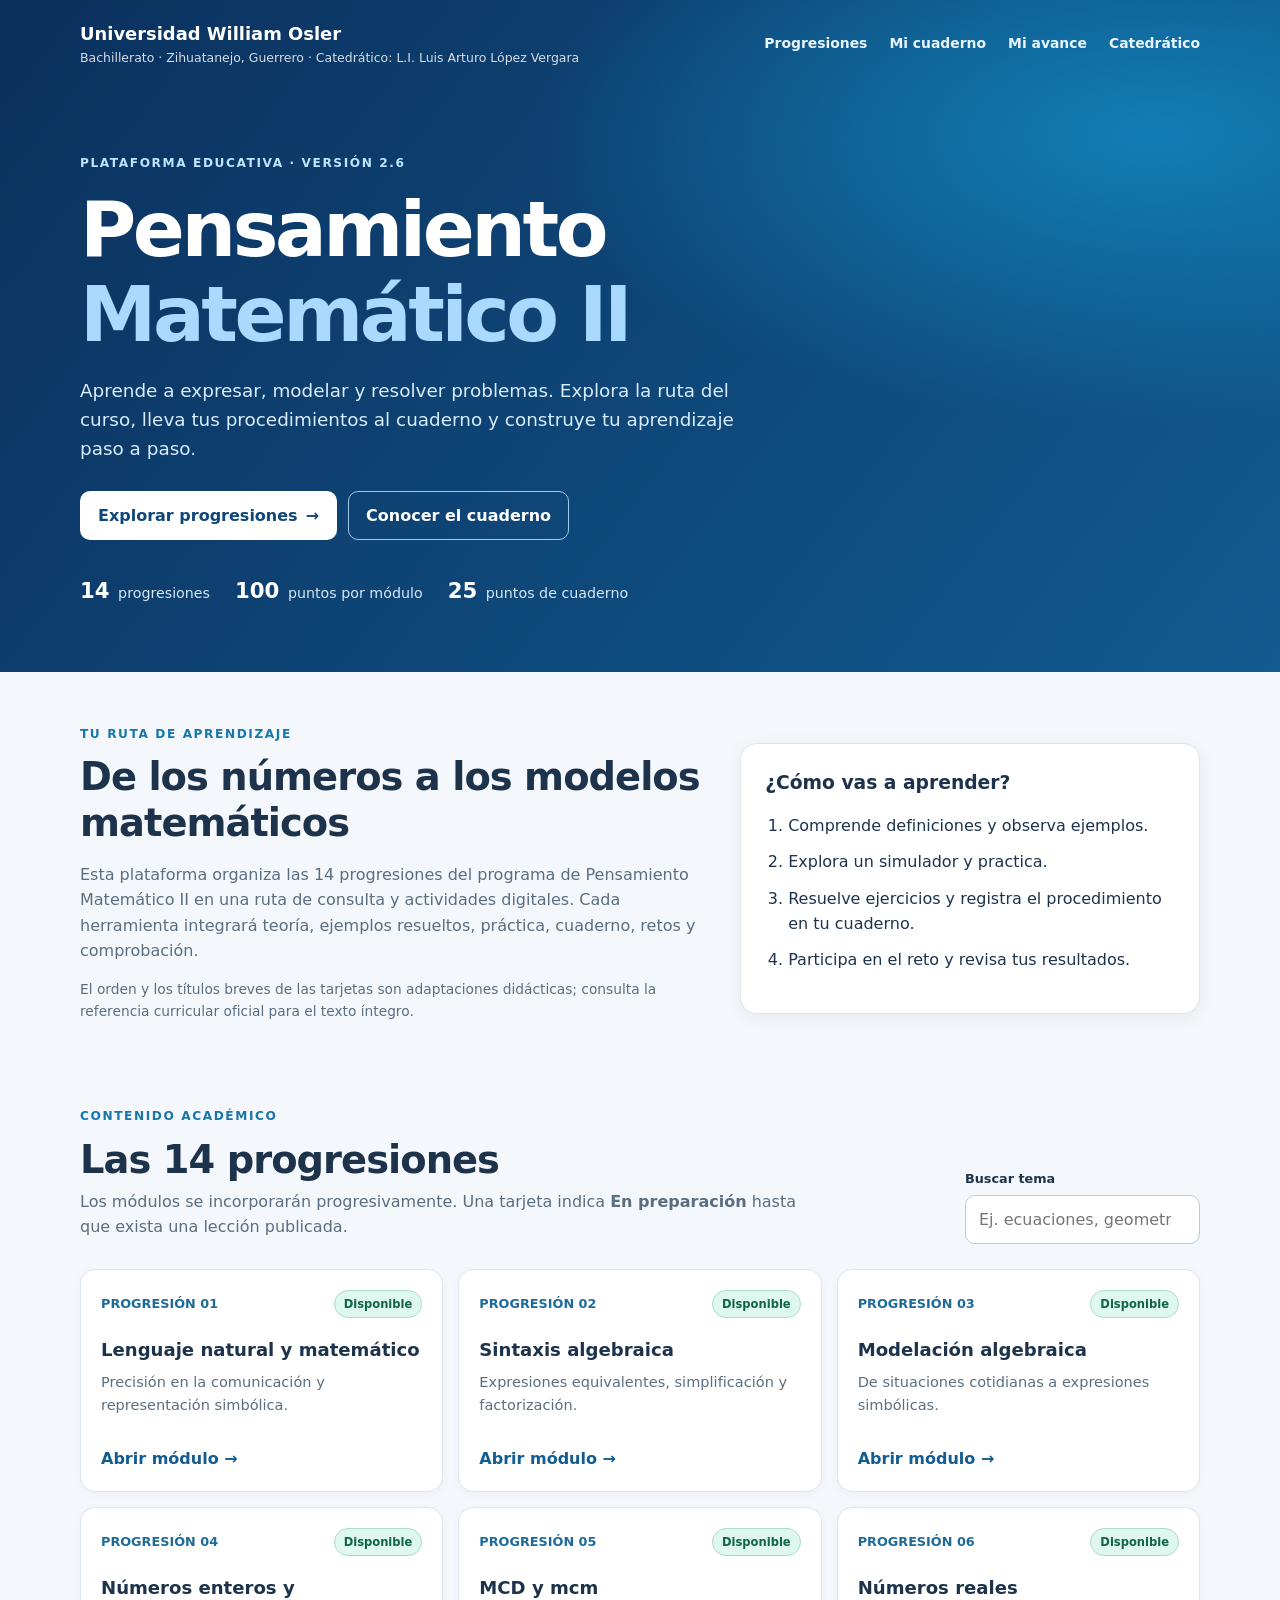
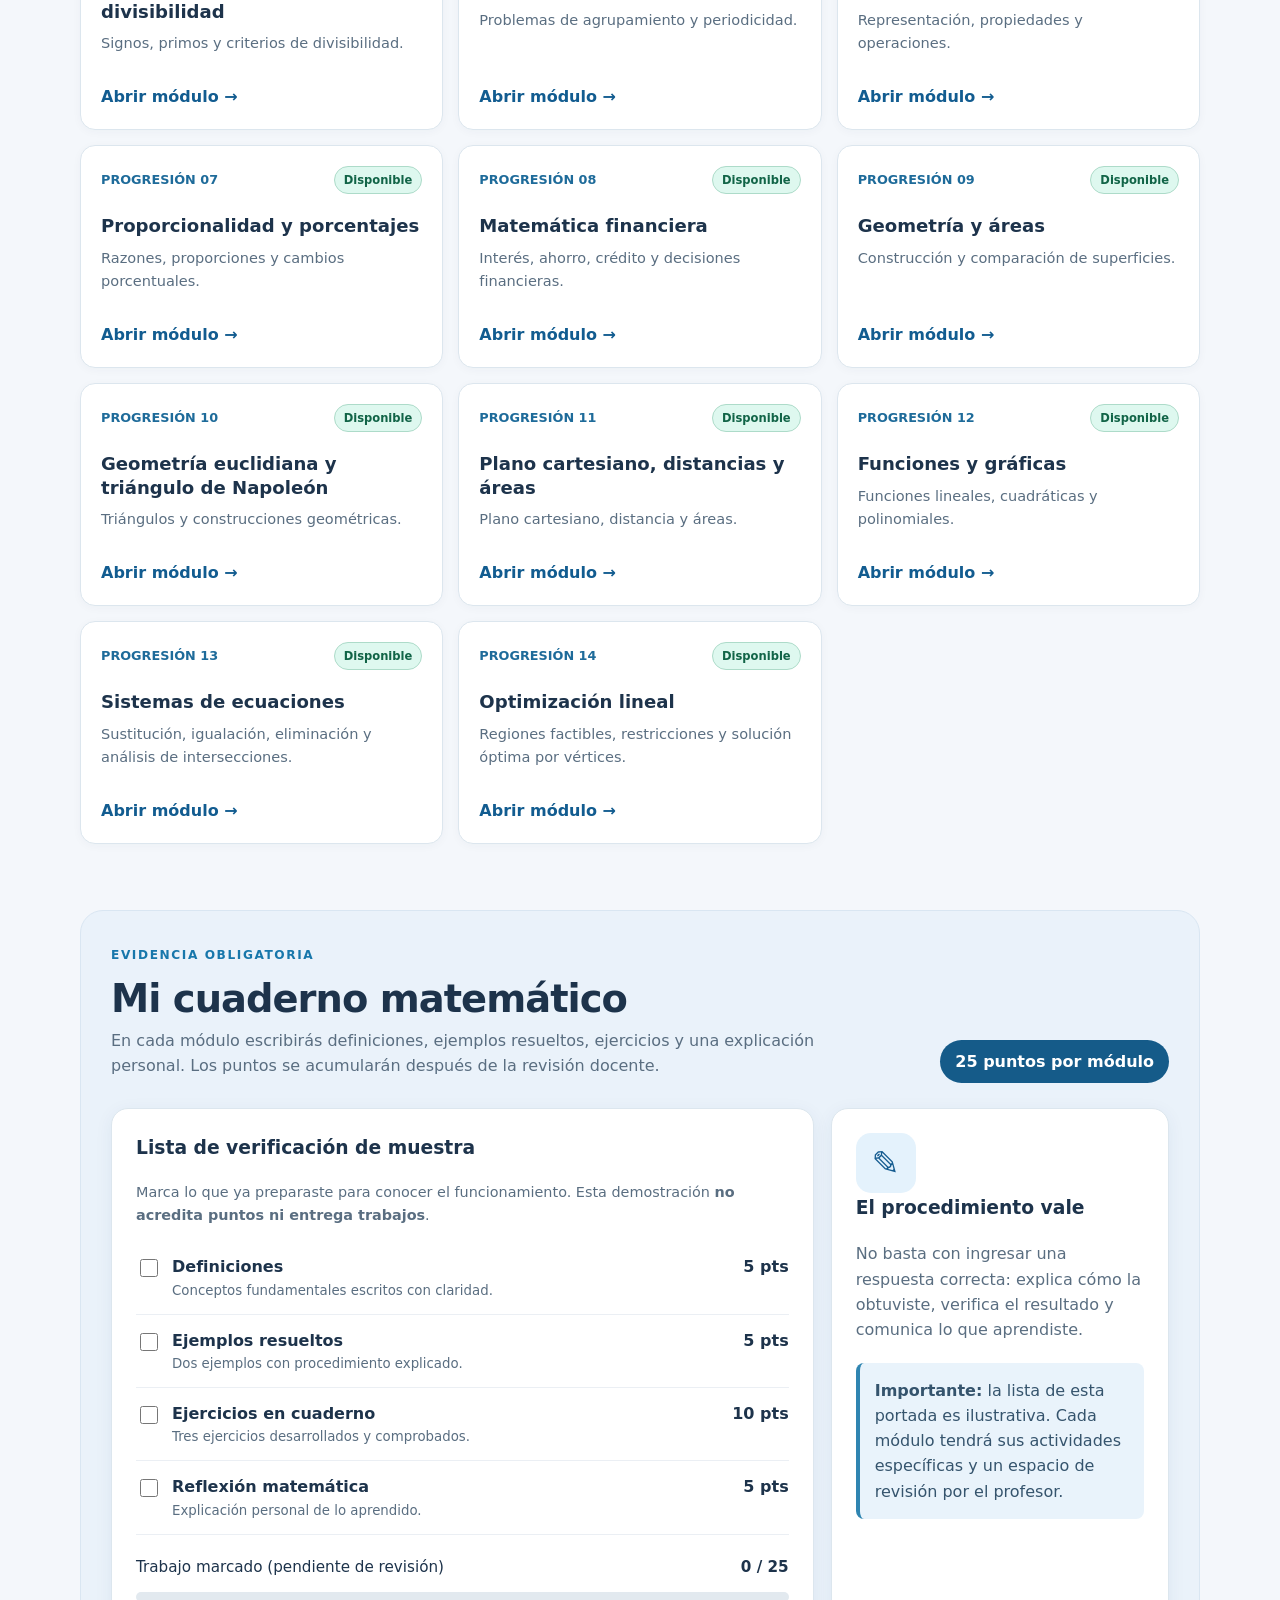
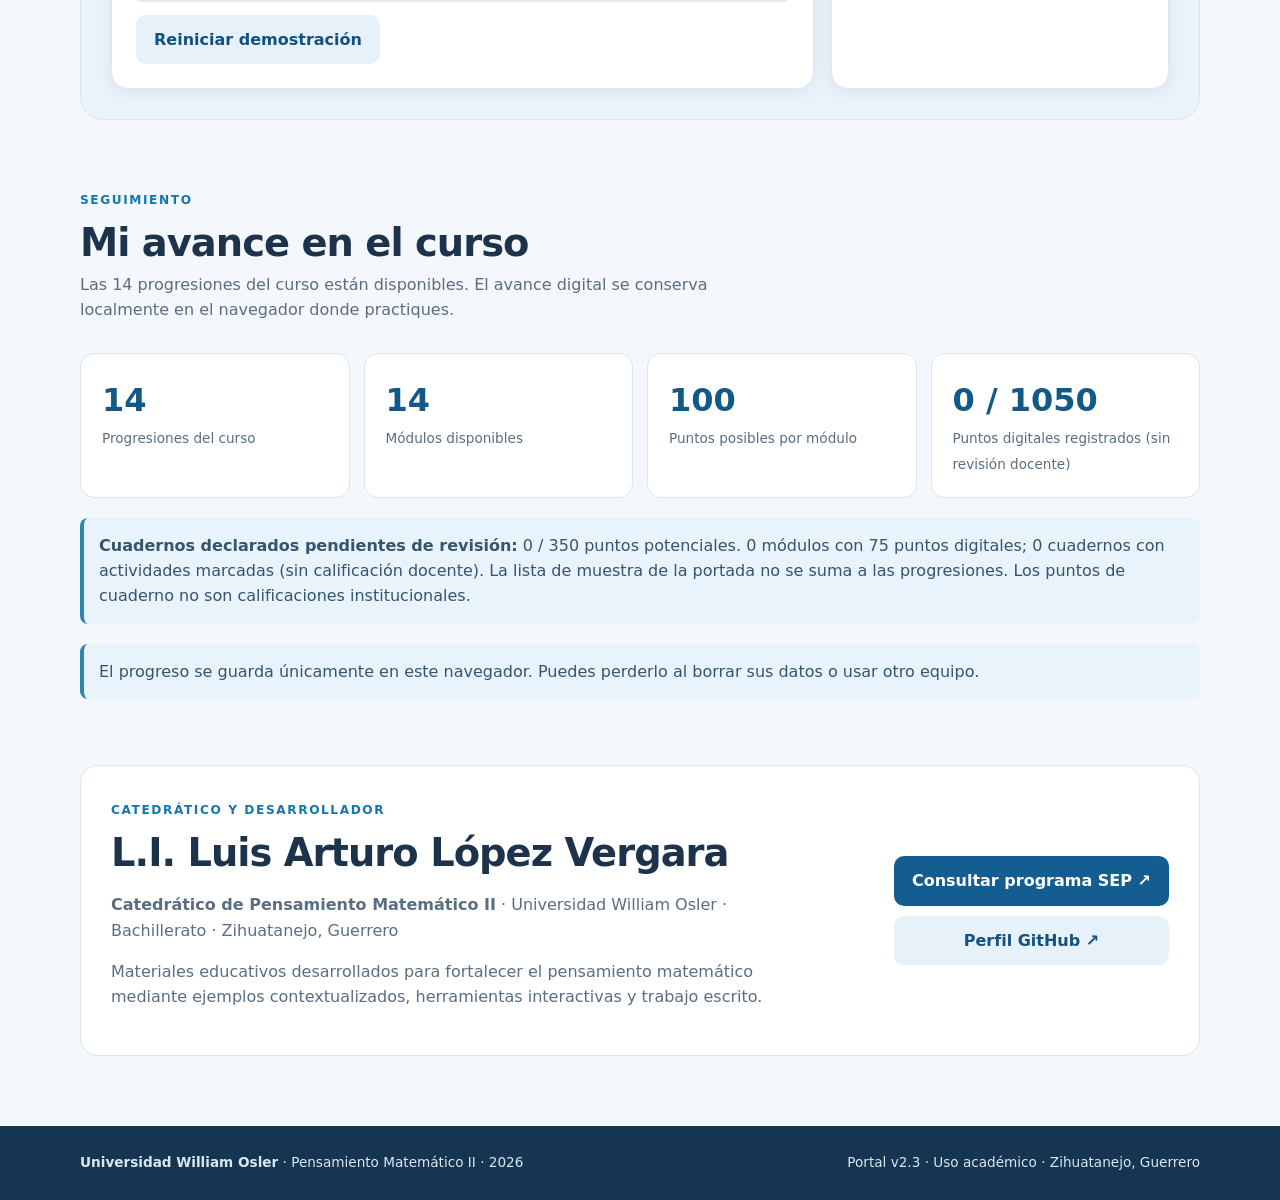
<file: index.html>
<!doctype html>
<html lang="es"><head><meta charset="utf-8"><meta name="viewport" content="width=device-width, initial-scale=1"><meta name="theme-color" content="#103e73"><meta name="description" content="Portal interactivo de Pensamiento Matemático II — Universidad William Osler. Progresiones, laboratorios y cuaderno de aprendizaje."><title>Pensamiento Matemático II | Universidad William Osler</title><link rel="stylesheet" href="assets/css/estilos.css"></head>
<body><a class="skip" href="#contenido">Saltar al contenido</a><header class="header"><div class="container"><div class="identity"><div><strong>Universidad William Osler</strong><small>Bachillerato · Zihuatanejo, Guerrero · Catedrático: L.I. Luis Arturo López Vergara</small></div></div><nav class="topnav" aria-label="Secciones principales"><a href="#ruta">Progresiones</a><a href="#cuaderno">Mi cuaderno</a><a href="#avance">Mi avance</a><a href="#docente">Catedrático</a></nav><div class="hero"><span class="eyebrow">PLATAFORMA EDUCATIVA · VERSIÓN 2.6</span><h1>Pensamiento <em>Matemático II</em></h1><p>Aprende a expresar, modelar y resolver problemas. Explora la ruta del curso, lleva tus procedimientos al cuaderno y construye tu aprendizaje paso a paso.</p><div class="hero-actions"><a class="btn btn-light" href="#ruta">Explorar progresiones <span aria-hidden="true">→</span></a><a class="btn btn-outline" href="#cuaderno">Conocer el cuaderno</a></div><div class="hero-stats"><span><b>14</b> progresiones</span><span><b>100</b> puntos por módulo</span><span><b>25</b> puntos de cuaderno</span></div></div></div></header>
<main id="contenido" class="container"><section class="intro" aria-labelledby="objetivo"><div><span class="overline">TU RUTA DE APRENDIZAJE</span><h2 id="objetivo">De los números a los modelos matemáticos</h2><p>Esta plataforma organiza las 14 progresiones del programa de Pensamiento Matemático II en una ruta de consulta y actividades digitales. Cada herramienta integrará teoría, ejemplos resueltos, práctica, cuaderno, retos y comprobación.</p><p class="note">El orden y los títulos breves de las tarjetas son adaptaciones didácticas; consulta la referencia curricular oficial para el texto íntegro.</p></div><div class="intro-panel"><h3>¿Cómo vas a aprender?</h3><ol><li>Comprende definiciones y observa ejemplos.</li><li>Explora un simulador y practica.</li><li>Resuelve ejercicios y registra el procedimiento en tu cuaderno.</li><li>Participa en el reto y revisa tus resultados.</li></ol></div></section>
<section id="ruta" class="section" aria-labelledby="ruta-title"><div class="section-heading"><div><span class="overline">CONTENIDO ACADÉMICO</span><h2 id="ruta-title">Las 14 progresiones</h2><p>Los módulos se incorporarán progresivamente. Una tarjeta indica <strong>En preparación</strong> hasta que exista una lección publicada.</p></div><div class="searchbox"><label for="buscar">Buscar tema</label><input id="buscar" type="search" placeholder="Ej. ecuaciones, geometría..." autocomplete="off"></div></div><div class="modules" id="modulos" aria-live="polite"></div><p id="sin-resultados" hidden>No se encontraron progresiones para esa búsqueda.</p></section>
<section id="cuaderno" class="section notebook-section" aria-labelledby="cuaderno-title"><div class="section-heading"><div><span class="overline">EVIDENCIA OBLIGATORIA</span><h2 id="cuaderno-title">Mi cuaderno matemático</h2><p>En cada módulo escribirás definiciones, ejemplos resueltos, ejercicios y una explicación personal. Los puntos se acumularán después de la revisión docente.</p></div><div class="points-pill">25 puntos por módulo</div></div><div class="notebook-layout"><div class="notebook-card"><h3>Lista de verificación de muestra</h3><p>Marca lo que ya preparaste para conocer el funcionamiento. Esta demostración <strong>no acredita puntos ni entrega trabajos</strong>.</p><div id="lista-cuaderno"></div><div class="notebook-total"><span>Trabajo marcado (pendiente de revisión)</span><strong id="puntos-cuaderno">0 / 25</strong></div><div class="progress-track"><div class="progress-fill" id="barra-cuaderno"></div></div><button class="btn btn-ghost" id="limpiar" type="button">Reiniciar demostración</button></div><aside class="notebook-help"><span class="book-icon" aria-hidden="true">✎</span><h3>El procedimiento vale</h3><p>No basta con ingresar una respuesta correcta: explica cómo la obtuviste, verifica el resultado y comunica lo que aprendiste.</p><div class="notice"><strong>Importante:</strong> la lista de esta portada es ilustrativa. Cada módulo tendrá sus actividades específicas y un espacio de revisión por el profesor.</div></aside></div></section>
<section id="avance" class="section" aria-labelledby="avance-title"><div class="section-heading"><div><span class="overline">SEGUIMIENTO</span><h2 id="avance-title">Mi avance en el curso</h2><p>Las 14 progresiones del curso están disponibles. El avance digital se conserva localmente en el navegador donde practiques.</p></div></div><div class="metrics"><article class="metric"><strong id="total-modulos">14</strong><span>Progresiones del curso</span></article><article class="metric"><strong id="publicados">0</strong><span>Módulos disponibles</span></article><article class="metric"><strong>100</strong><span>Puntos posibles por módulo</span></article><article class="metric"><strong id="puntos-portal">0</strong><span>Puntos digitales registrados (sin revisión docente)</span></article></div><div class="notice"><strong>Cuadernos declarados pendientes de revisión:</strong> <span id="cuadernos-pendientes">0 / 350</span> puntos potenciales. <span id="resumen-modulos"></span> La lista de muestra de la portada no se suma a las progresiones. Los puntos de cuaderno no son calificaciones institucionales.</div><div class="notice">El progreso se guarda únicamente en este navegador. Puedes perderlo al borrar sus datos o usar otro equipo.</div></section>
<section id="docente" class="section teacher" aria-labelledby="teacher-title"><div><span class="overline">CATEDRÁTICO Y DESARROLLADOR</span><h2 id="teacher-title">L.I. Luis Arturo López Vergara</h2><p><strong>Catedrático de Pensamiento Matemático II</strong> · Universidad William Osler · Bachillerato · Zihuatanejo, Guerrero</p><p>Materiales educativos desarrollados para fortalecer el pensamiento matemático mediante ejemplos contextualizados, herramientas interactivas y trabajo escrito.</p></div><div class="teacher-links"><a class="btn btn-primary" href="https://dgb.sep.gob.mx/storage/recursos/2025/09/HFhKDCTZRZ-Pensamiento-Matematico-II.pdf" target="_blank" rel="noopener noreferrer">Consultar programa SEP ↗</a><a class="btn btn-secondary" href="https://github.com/luislopezv71-sudo" target="_blank" rel="noopener noreferrer">Perfil GitHub ↗</a></div></section></main><footer><div class="container footer-flex"><span><strong>Universidad William Osler</strong> · Pensamiento Matemático II · 2026</span><span>Portal v2.3 · Uso académico · Zihuatanejo, Guerrero</span></div></footer><script src="assets/js/data.js" defer></script><script src="assets/js/app.js" defer></script></body></html>
</file>
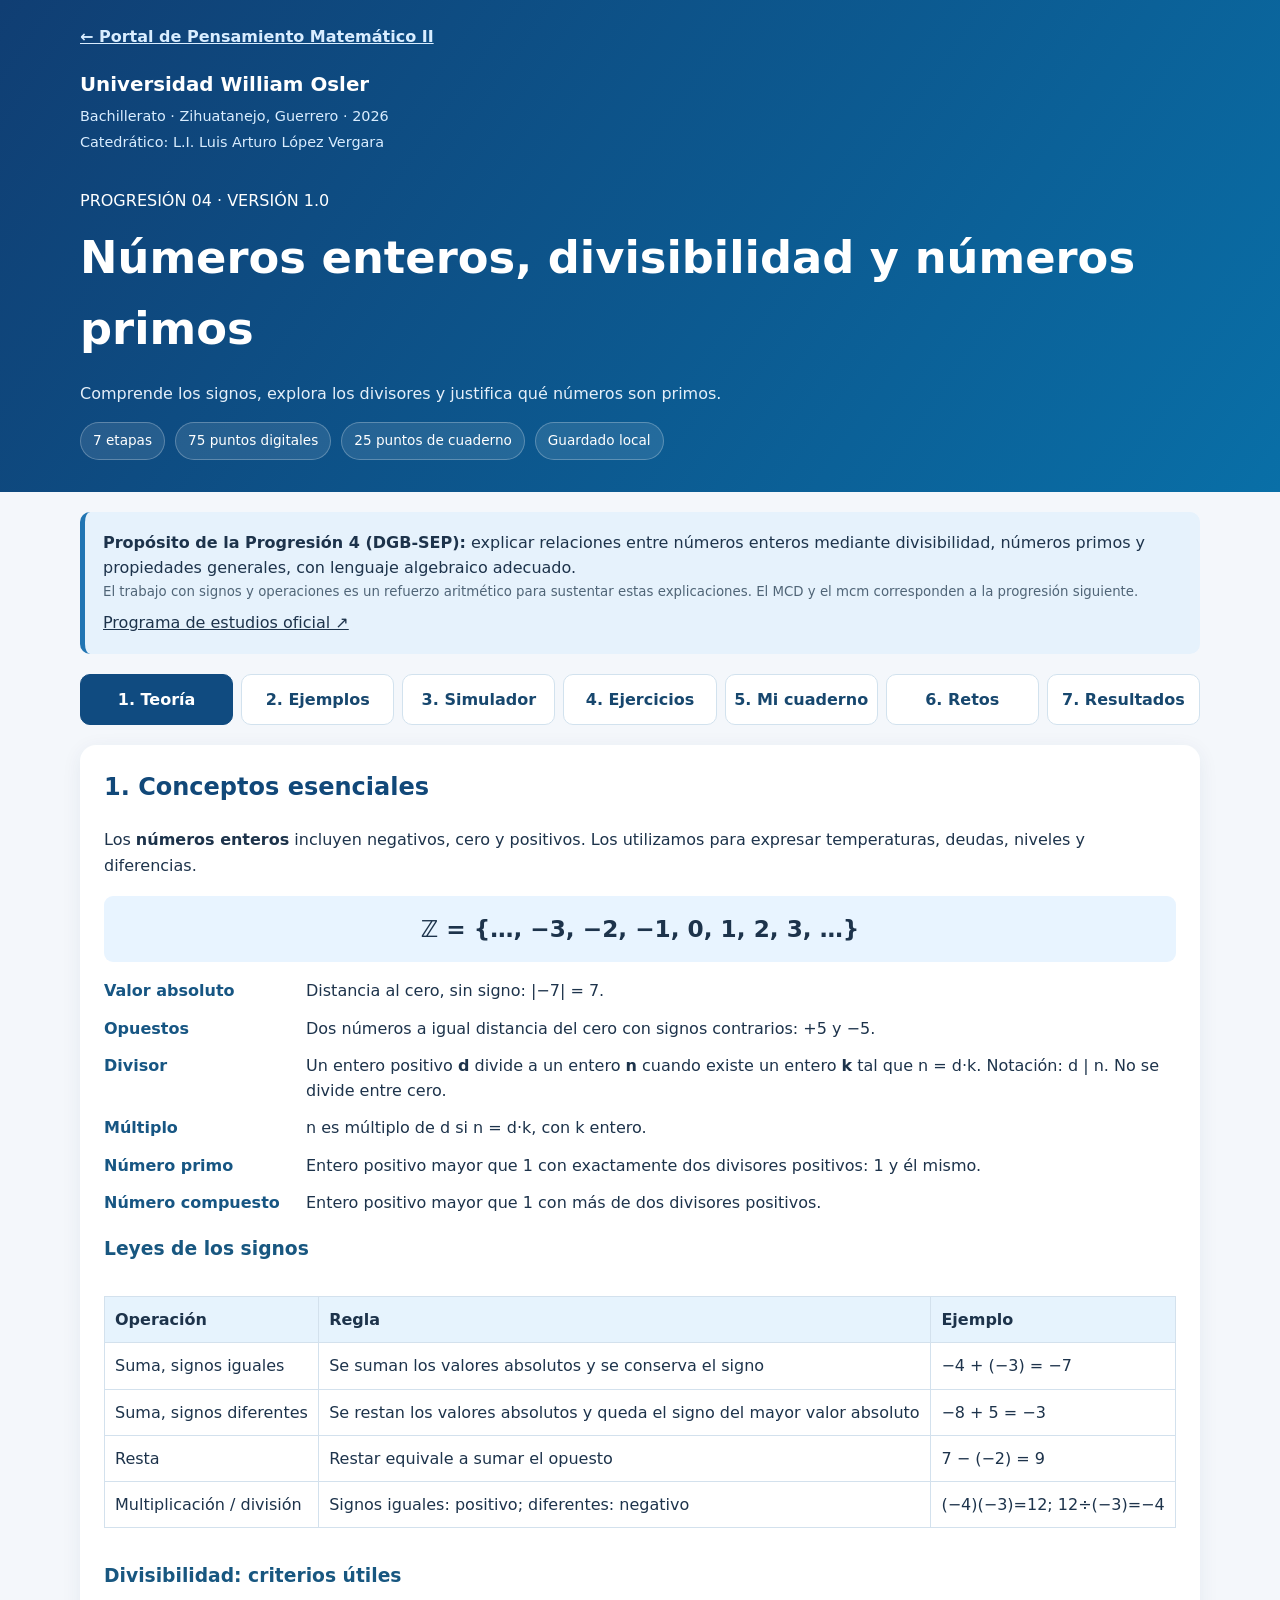
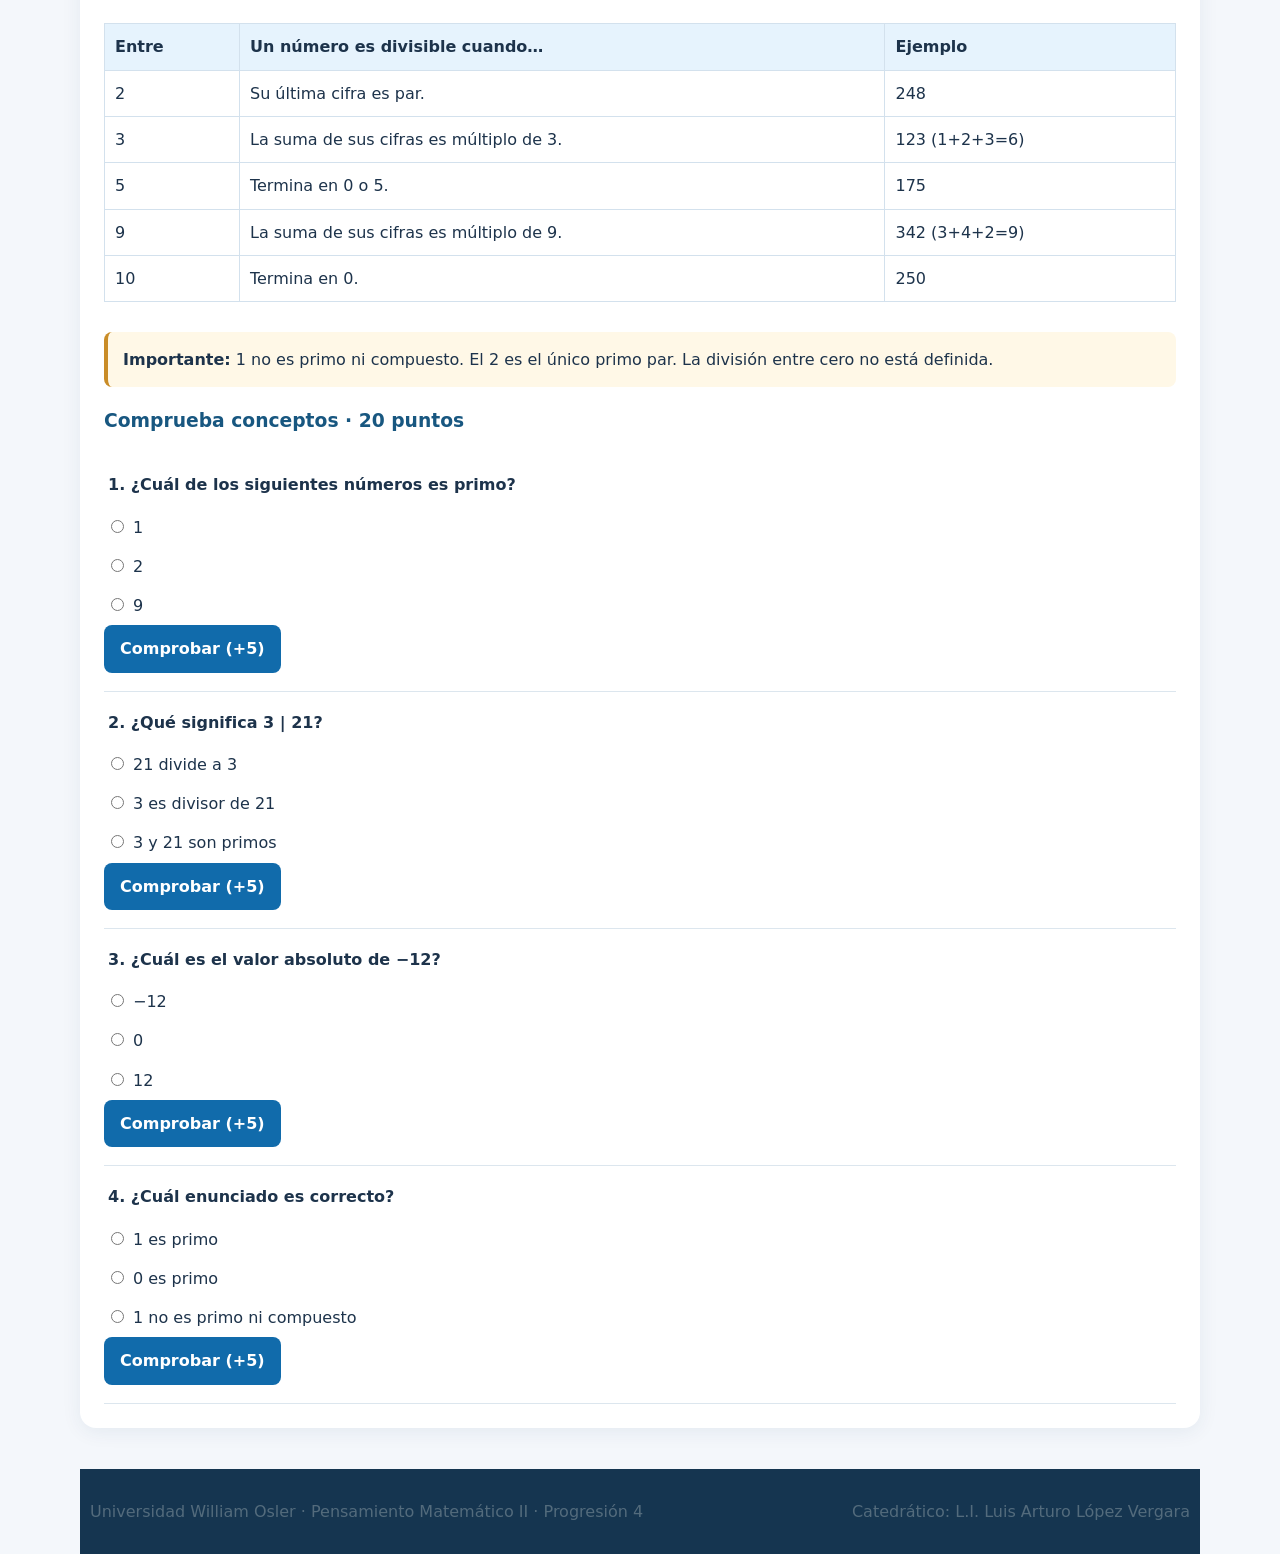
<file: enteros-divisibilidad/index.html>
<!doctype html><html lang="es"><head><meta charset="utf-8"><meta name="viewport" content="width=device-width, initial-scale=1"><meta name="theme-color" content="#103e73"><meta name="description" content="Pensamiento Matemático II. Progresión 4: enteros, divisibilidad y números primos."><title>Progresión 4 · Números enteros y divisibilidad | William Osler</title><link rel="stylesheet" href="../assets/css/estilos.css"><link rel="stylesheet" href="modulo.css"><script src="modulo.js" defer></script></head><body><a class="skip" href="#principal">Saltar al contenido</a>
<header class="lesson-header"><div class="container"><a class="back" href="../index.html">← Portal de Pensamiento Matemático II</a><div class="lesson-identity"><strong>Universidad William Osler</strong><span>Bachillerato · Zihuatanejo, Guerrero · 2026</span><span>Catedrático: L.I. Luis Arturo López Vergara</span></div><div class="heading"><span>PROGRESIÓN 04 · VERSIÓN 1.0</span><h1>Números enteros, divisibilidad y números primos</h1><p>Comprende los signos, explora los divisores y justifica qué números son primos.</p></div><div class="lesson-stats"><span>7 etapas</span><span>75 puntos digitales</span><span>25 puntos de cuaderno</span><span>Guardado local</span></div></div></header>
<main class="container lesson" id="principal"><div class="goal"><strong>Propósito de la Progresión 4 (DGB-SEP):</strong> explicar relaciones entre números enteros mediante divisibilidad, números primos y propiedades generales, con lenguaje algebraico adecuado. <small>El trabajo con signos y operaciones es un refuerzo aritmético para sustentar estas explicaciones. El MCD y el mcm corresponden a la progresión siguiente.</small><a href="https://dgb.sep.gob.mx/storage/recursos/2025/09/HFhKDCTZRZ-Pensamiento-Matematico-II.pdf" target="_blank" rel="noopener noreferrer">Programa de estudios oficial ↗</a></div>
<nav class="lesson-nav" aria-label="Etapas de aprendizaje"><button class="tab active" data-section="teoria">1. Teoría</button><button class="tab" data-section="ejemplos">2. Ejemplos</button><button class="tab" data-section="laboratorio">3. Simulador</button><button class="tab" data-section="ejercicios">4. Ejercicios</button><button class="tab" data-section="cuaderno">5. Mi cuaderno</button><button class="tab" data-section="retos">6. Retos</button><button class="tab" data-section="resultados">7. Resultados</button></nav>
<section class="stage visible" id="teoria"><div class="lesson-card"><h2>1. Conceptos esenciales</h2><p>Los <strong>números enteros</strong> incluyen negativos, cero y positivos. Los utilizamos para expresar temperaturas, deudas, niveles y diferencias.</p><div class="formula">ℤ = {…, −3, −2, −1, 0, 1, 2, 3, …}</div><dl class="definitions"><dt>Valor absoluto</dt><dd>Distancia al cero, sin signo: |−7| = 7.</dd><dt>Opuestos</dt><dd>Dos números a igual distancia del cero con signos contrarios: +5 y −5.</dd><dt>Divisor</dt><dd>Un entero positivo <strong>d</strong> divide a un entero <strong>n</strong> cuando existe un entero <strong>k</strong> tal que n = d·k. Notación: d | n. No se divide entre cero.</dd><dt>Múltiplo</dt><dd>n es múltiplo de d si n = d·k, con k entero.</dd><dt>Número primo</dt><dd>Entero positivo mayor que 1 con exactamente dos divisores positivos: 1 y él mismo.</dd><dt>Número compuesto</dt><dd>Entero positivo mayor que 1 con más de dos divisores positivos.</dd></dl>
<h3>Leyes de los signos</h3><div class="tablewrap"><table class="edu-table"><thead><tr><th>Operación</th><th>Regla</th><th>Ejemplo</th></tr></thead><tbody><tr><td>Suma, signos iguales</td><td>Se suman los valores absolutos y se conserva el signo</td><td>−4 + (−3) = −7</td></tr><tr><td>Suma, signos diferentes</td><td>Se restan los valores absolutos y queda el signo del mayor valor absoluto</td><td>−8 + 5 = −3</td></tr><tr><td>Resta</td><td>Restar equivale a sumar el opuesto</td><td>7 − (−2) = 9</td></tr><tr><td>Multiplicación / división</td><td>Signos iguales: positivo; diferentes: negativo</td><td>(−4)(−3)=12; 12÷(−3)=−4</td></tr></tbody></table></div>
<h3>Divisibilidad: criterios útiles</h3><div class="tablewrap"><table class="edu-table"><thead><tr><th>Entre</th><th>Un número es divisible cuando…</th><th>Ejemplo</th></tr></thead><tbody><tr><td>2</td><td>Su última cifra es par.</td><td>248</td></tr><tr><td>3</td><td>La suma de sus cifras es múltiplo de 3.</td><td>123 (1+2+3=6)</td></tr><tr><td>5</td><td>Termina en 0 o 5.</td><td>175</td></tr><tr><td>9</td><td>La suma de sus cifras es múltiplo de 9.</td><td>342 (3+4+2=9)</td></tr><tr><td>10</td><td>Termina en 0.</td><td>250</td></tr></tbody></table></div><div class="callout"><strong>Importante:</strong> 1 no es primo ni compuesto. El 2 es el único primo par. La división entre cero no está definida.</div><h3>Comprueba conceptos · 20 puntos</h3><div id="preguntas-conceptos"></div></div></section>
<section class="stage" id="ejemplos"><div class="lesson-card"><h2>2. Ejemplos completamente resueltos</h2>
<article class="worked"><h3>Ejemplo 1. Saldo de una tarjeta</h3><p>Saldo inicial: −$120. Se depositan $200 y se retiran $50.</p><p><strong>Representación:</strong> −120 + 200 − 50.</p><p><strong>Paso 1:</strong> −120 + 200 = +80.</p><p><strong>Paso 2:</strong> 80 − 50 = <strong>+$30</strong>.</p><p><strong>Interpretación:</strong> al terminar quedan 30 pesos a favor.</p></article>
<article class="worked"><h3>Ejemplo 2. Temperatura y signos</h3><p>Una madrugada hay −3 °C y aumenta 8 °C.</p><p><strong>Operación:</strong> −3 + 8 = 5 °C.</p><p>En la recta numérica partimos de −3 y avanzamos 8 unidades a la derecha; llegamos a <strong>+5 °C</strong>.</p></article>
<article class="worked"><h3>Ejemplo 3. ¿84 es divisible entre 3 y 5?</h3><p>Para 3: sumamos las cifras, 8+4=12; 12 es múltiplo de 3, así que <strong>3 | 84</strong> porque 84 = 3×28.</p><p>Para 5: 84 termina en 4, por lo tanto <strong>5 no divide a 84</strong>.</p></article>
<article class="worked"><h3>Ejemplo 4. ¿29 es primo?</h3><p>Solo hace falta verificar posibles divisores primos ≤ √29 ≈ 5.39: <strong>2, 3 y 5</strong>.</p><p>29 es impar; 2+9=11, no es divisible entre 3; no termina en 0 ni 5. Por tanto, sus únicos divisores positivos son 1 y 29: <strong>29 es primo</strong>.</p></article>
<article class="worked"><h3>Ejemplo 5. Factorización prima de 60</h3><p>60 = 2×30 = 2×2×15 = 2×2×3×5 = <strong>2²×3×5</strong>.</p><p>Todos los factores finales son primos. Esta descomposición será útil en la Progresión 5.</p></article><div class="callout">Para el cuaderno: escribe dos ejemplos con datos, operaciones, comprobación y explicación del resultado.</div></div></section>
<section class="stage" id="laboratorio"><div class="lesson-card"><h2>3. Laboratorio interactivo</h2><div class="columns"><div class="example"><h3>Recta numérica: desplazamientos</h3><label for="inicio">Posición inicial: <output id="val-inicio">−3</output></label><input id="inicio" type="range" min="-12" max="12" value="-3"><label for="cambio">Cambio: <output id="val-cambio">8</output></label><input id="cambio" type="range" min="-12" max="12" value="8"><svg id="recta" role="img" aria-label="Recta numérica interactiva" viewBox="0 0 700 135"></svg><div class="resultbox" id="resultado-recta" aria-live="polite"></div><p class="muted">Azul: punto inicial; verde: resultado; flecha: desplazamiento.</p></div><div class="example"><h3>Detector de divisibilidad</h3><label for="numero">Número entero (1 a 1000)</label><input id="numero" type="number" min="1" max="1000" step="1" value="84"><div id="divisores-resultado" class="resultbox" aria-live="polite"></div><p id="criterios-resultado"></p><h3>¿Es primo?</h3><div id="primo-resultado" class="resultbox" aria-live="polite"></div></div></div><div class="example"><h3>Criba de primos del 1 al 100</h3><p>Los primos aparecen destacados; el número 1 queda diferenciado.</p><div class="prime-grid" id="criba" aria-label="Números del 1 al 100, con primos resaltados"></div></div></div></section>
<section class="stage" id="ejercicios"><div class="lesson-card"><h2>4. Ejercicios autocorregibles · 30 puntos</h2><p>Resuelve primero en tu cuaderno y después escribe la respuesta. Cada acierto vale 5 puntos; no se restan puntos por intentos.</p><div id="lista-ejercicios"></div></div></section>
<section class="stage" id="cuaderno"><div class="lesson-card notebook"><h2>5. Mi cuaderno matemático · 25 puntos</h2><p><strong>Obligatorio.</strong> Escribe el tema, la fecha, tu nombre y el número de progresión. Presenta al catedrático todos los procedimientos.</p><div class="worked"><h3>A. Definiciones (5 puntos)</h3><p>Transcribe y explica: número entero, número opuesto, valor absoluto, divisor, múltiplo, primo y compuesto.</p><h3>B. Ejemplos resueltos (5 puntos)</h3><p>Copia y explica dos de los ejemplos de la etapa 2, con todas las operaciones.</p><h3>C. Ejercicios manuscritos (10 puntos)</h3><ol><li>Una cuenta tiene −$75, recibe $120 y paga $30. ¿Cuál es su saldo?</li><li>Calcula −6×(−4) + (−8).</li><li>¿126 es divisible entre 2, 3 y 9? Justifica cada criterio.</li><li>Determina si 37 es primo; muestra las pruebas de divisibilidad necesarias.</li><li>Descompón 90 en factores primos.</li></ol><h3>D. Reflexión y comprobación (5 puntos)</h3><p>Explica por qué 1 no es primo y cómo puedes comprobar que un número es divisible por otro. Incluye un ejemplo.</p></div><div id="lista-cuaderno-modulo"></div><div class="note-score" id="estado-cuaderno">Actividades marcadas: 0/25 puntos pendientes de revisión docente.</div><button class="soft" id="imprimir-cuaderno" type="button">Imprimir guía de cuaderno</button> <button class="soft" id="reiniciar-cuaderno" type="button">Desmarcar cuaderno</button><p class="muted">Las casillas registran únicamente lo que el estudiante declara haber realizado. No generan puntos oficiales; los 25 puntos requieren revisión y asignación por el catedrático.</p></div></section>
<section class="stage" id="retos"><div class="lesson-card"><h2>6. Retos gamificados · 25 puntos</h2><h3>Tres misiones · 15 puntos</h3><div id="lista-retos"></div><h3>Justificación de resultados · 10 puntos</h3><div id="lista-explicacion"></div></div></section>
<section class="stage" id="resultados"><div class="lesson-card"><h2>7. Resultados y avance</h2><div class="scoregrid"><div><strong id="puntos-digitales">0 / 75</strong><span>Puntos digitales obtenidos</span></div><div><strong id="puntos-cuaderno">0 / 25</strong><span>Cuaderno marcado, pendiente de revisión</span></div><div><strong id="puntos-total">0 / 100</strong><span>Puntos digitales acreditados en este navegador</span></div></div><div class="progress-track"><div class="progress-fill" id="barra-modulo"></div></div><p id="detalle-puntos"></p><div class="callout"><strong>Calificación:</strong> el resultado digital es una ayuda didáctica; no representa la calificación institucional. El cuaderno será evaluado presencialmente.</div><button class="soft" id="reiniciar-modulo" type="button">Reiniciar progreso local</button><p class="muted">El almacenamiento local es específico del navegador; puede perderse si se borran sus datos.</p></div></section></main><footer class="container lesson-footer"><span>Universidad William Osler · Pensamiento Matemático II · Progresión 4</span><span>Catedrático: L.I. Luis Arturo López Vergara</span></footer></body></html>
</file>
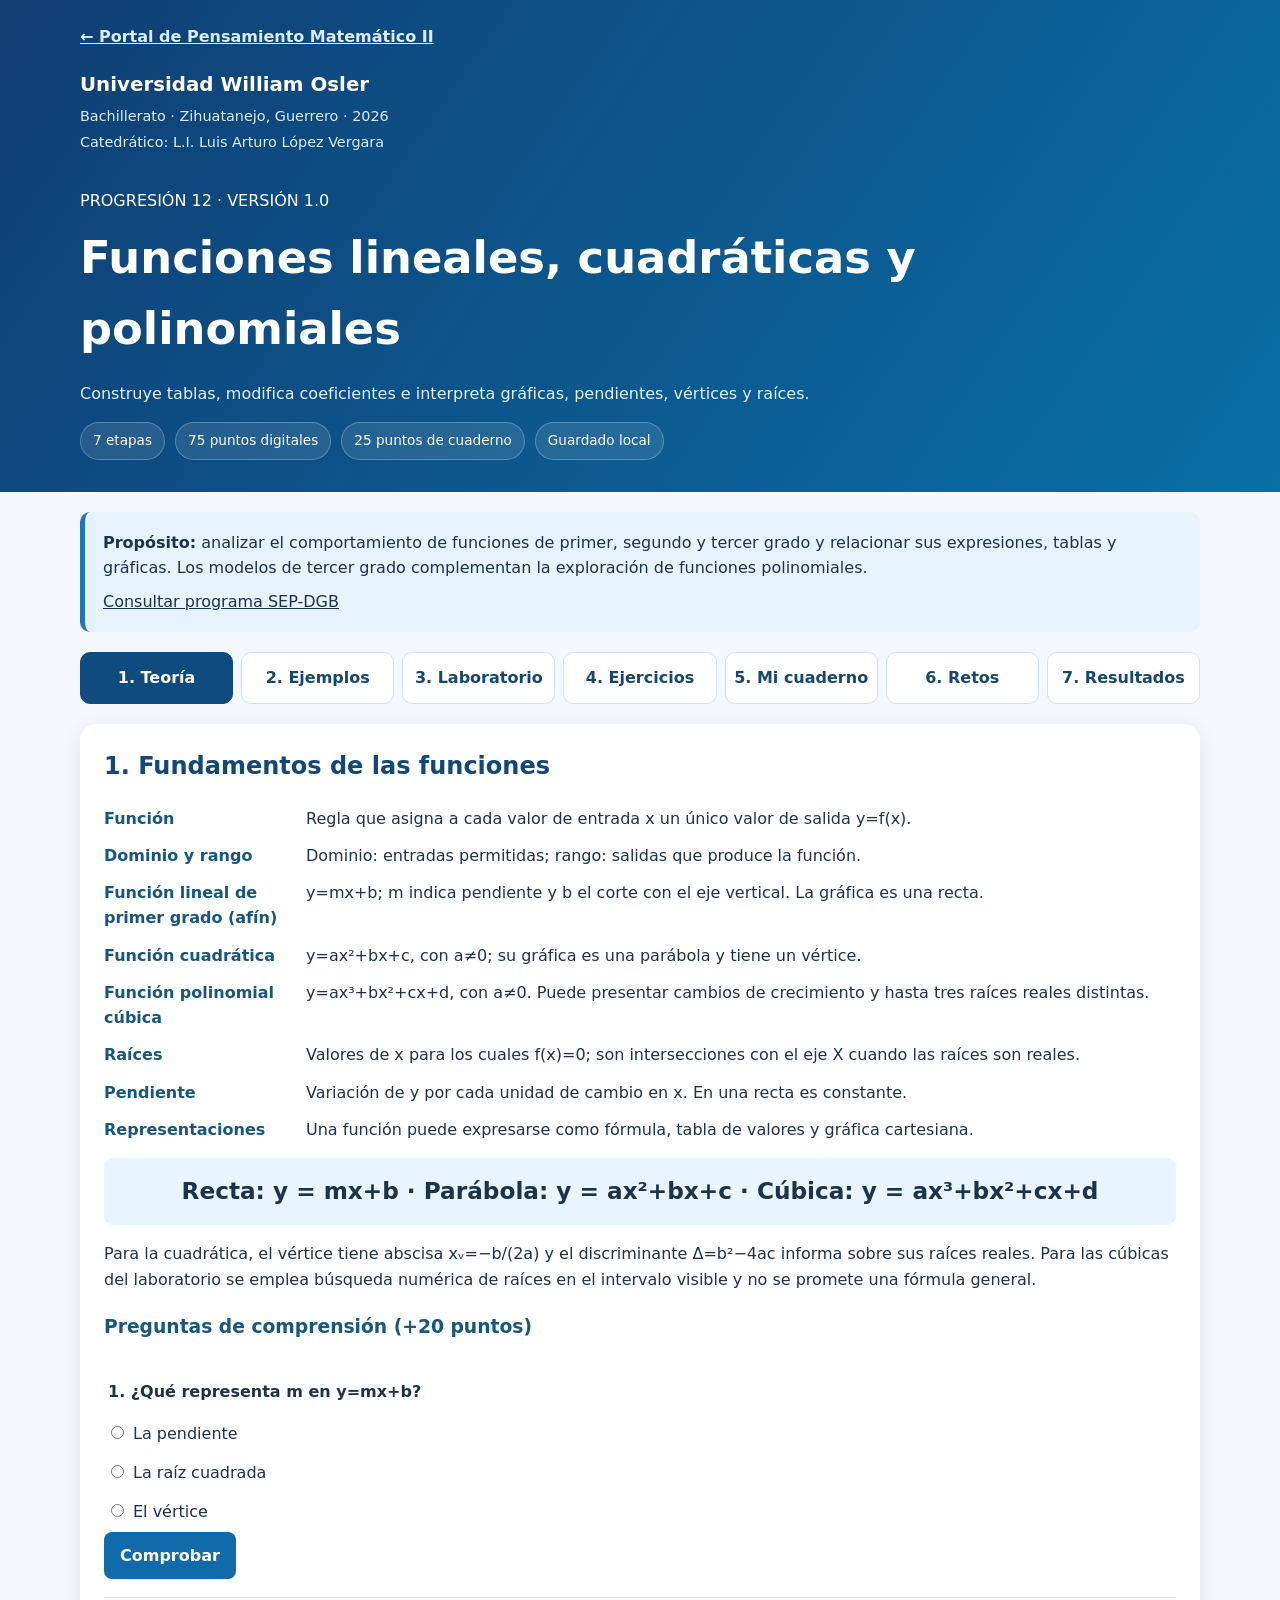
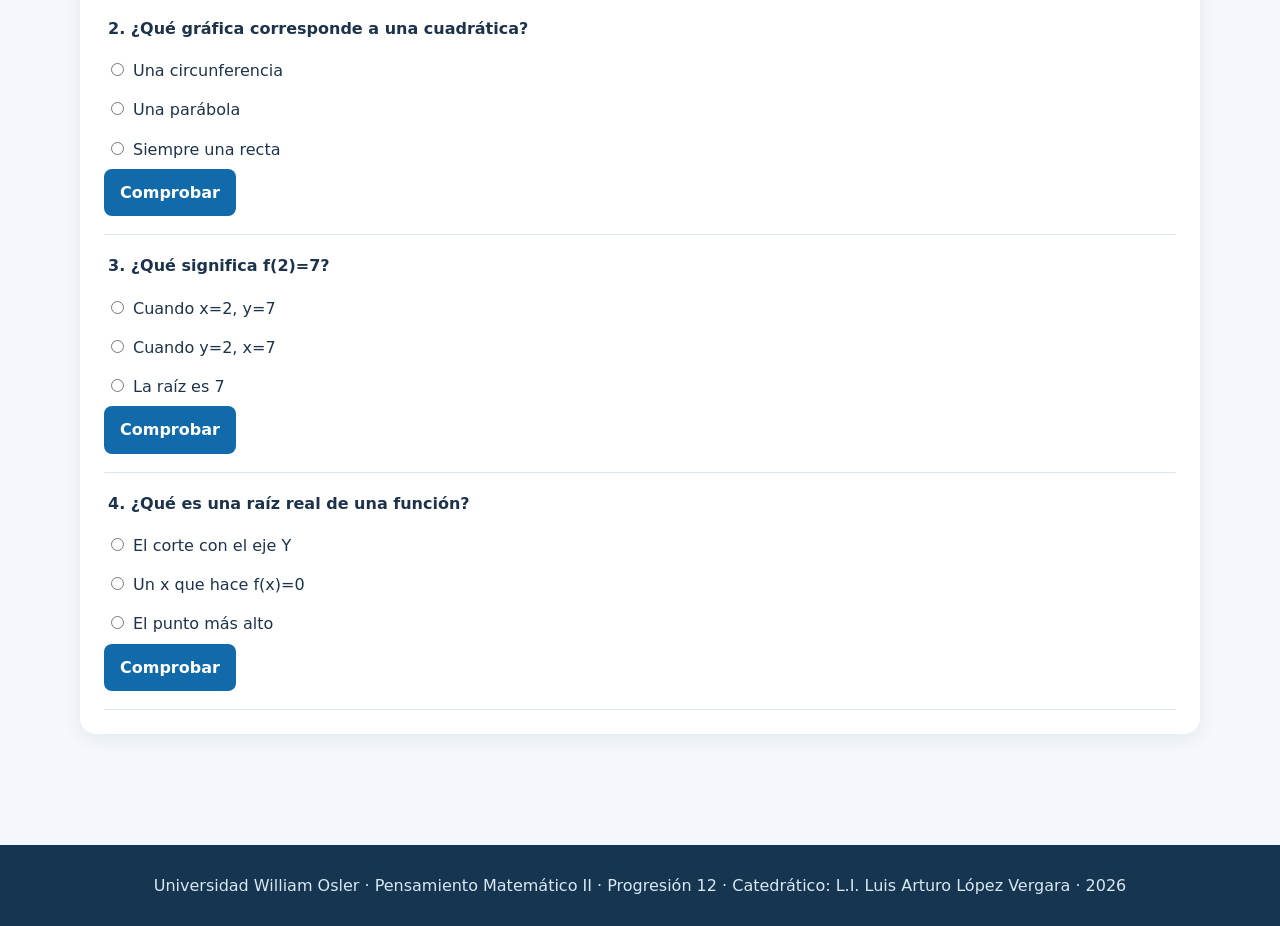
<file: funciones/index.html>
<!doctype html><html lang="es"><head><meta charset="utf-8"><meta name="viewport" content="width=device-width,initial-scale=1"><meta name="theme-color" content="#103e73"><meta name="description" content="Progresión 12: funciones lineales, cuadráticas y polinomiales con simulador interactivo"><title>Progresión 12 · Funciones | Universidad William Osler</title><link rel="stylesheet" href="../assets/css/estilos.css"><link rel="stylesheet" href="modulo.css"><script src="modulo.js" defer></script></head><body><a class="skip" href="#principal">Saltar al contenido</a><header class="lesson-header"><div class="container"><a class="back" href="../index.html">← Portal de Pensamiento Matemático II</a><div class="lesson-identity"><strong>Universidad William Osler</strong><span>Bachillerato · Zihuatanejo, Guerrero · 2026</span><span>Catedrático: L.I. Luis Arturo López Vergara</span></div><div class="heading"><span>PROGRESIÓN 12 · VERSIÓN 1.0</span><h1>Funciones lineales, cuadráticas y polinomiales</h1><p>Construye tablas, modifica coeficientes e interpreta gráficas, pendientes, vértices y raíces.</p></div><div class="lesson-stats"><span>7 etapas</span><span>75 puntos digitales</span><span>25 puntos de cuaderno</span><span>Guardado local</span></div></div></header>
<main class="container lesson" id="principal"><div class="goal"><strong>Propósito:</strong> analizar el comportamiento de funciones de primer, segundo y tercer grado y relacionar sus expresiones, tablas y gráficas. Los modelos de tercer grado complementan la exploración de funciones polinomiales.<br><a target="_blank" rel="noopener" href="https://dgb.sep.gob.mx/storage/recursos/2025/09/HFhKDCTZRZ-Pensamiento-Matematico-II.pdf">Consultar programa SEP-DGB</a></div>
<nav class="lesson-nav" aria-label="Etapas de aprendizaje"><button type="button" class="tab active" data-section="teoria">1. Teoría</button><button type="button" class="tab" data-section="ejemplos">2. Ejemplos</button><button type="button" class="tab" data-section="laboratorio">3. Laboratorio</button><button type="button" class="tab" data-section="ejercicios">4. Ejercicios</button><button type="button" class="tab" data-section="cuaderno">5. Mi cuaderno</button><button type="button" class="tab" data-section="retos">6. Retos</button><button type="button" class="tab" data-section="resultados">7. Resultados</button></nav>
<section class="stage visible" id="teoria"><div class="lesson-card"><h2>1. Fundamentos de las funciones</h2><dl class="definitions"><dt>Función</dt><dd>Regla que asigna a cada valor de entrada x un único valor de salida y=f(x).</dd><dt>Dominio y rango</dt><dd>Dominio: entradas permitidas; rango: salidas que produce la función.</dd><dt>Función lineal de primer grado (afín)</dt><dd>y=mx+b; m indica pendiente y b el corte con el eje vertical. La gráfica es una recta.</dd><dt>Función cuadrática</dt><dd>y=ax²+bx+c, con a≠0; su gráfica es una parábola y tiene un vértice.</dd><dt>Función polinomial cúbica</dt><dd>y=ax³+bx²+cx+d, con a≠0. Puede presentar cambios de crecimiento y hasta tres raíces reales distintas.</dd><dt>Raíces</dt><dd>Valores de x para los cuales f(x)=0; son intersecciones con el eje X cuando las raíces son reales.</dd><dt>Pendiente</dt><dd>Variación de y por cada unidad de cambio en x. En una recta es constante.</dd><dt>Representaciones</dt><dd>Una función puede expresarse como fórmula, tabla de valores y gráfica cartesiana.</dd></dl><div class="formula">Recta: y = mx+b · Parábola: y = ax²+bx+c · Cúbica: y = ax³+bx²+cx+d</div><p>Para la cuadrática, el vértice tiene abscisa xᵥ=−b/(2a) y el discriminante Δ=b²−4ac informa sobre sus raíces reales. Para las cúbicas del laboratorio se emplea búsqueda numérica de raíces en el intervalo visible y no se promete una fórmula general.</p><h3>Preguntas de comprensión (+20 puntos)</h3><div id="preguntas-conceptos"></div></div></section>
<section class="stage" id="ejemplos"><div class="lesson-card"><h2>2. Ejemplos desarrollados</h2>
<article class="worked"><h3>Ejemplo 1. Costo de transporte</h3><ol><li>Un viaje cobra $40 de inicio y $15 por kilómetro: C(x)=15x+40.</li><li>Para 6 km: C(6)=15(6)+40=130.</li><li>La pendiente es 15 pesos/km y la intersección vertical es 40 pesos.</li></ol></article>
<article class="worked"><h3>Ejemplo 2. Pendiente entre dos puntos</h3><ol><li>A(−2,1), B(4,13).</li><li>m=(13−1)/(4−(−2))=12/6=2.</li><li>Con y=mx+b y A: 1=2(−2)+b; b=5. Recta y=2x+5.</li></ol></article>
<article class="worked"><h3>Ejemplo 3. Tabla de una recta</h3><ol><li>f(x)=−2x+4.</li><li>Para x=0,1,2,3: y=4,2,0,−2.</li><li>La raíz es x=2; la recta desciende al aumentar x.</li></ol></article>
<article class="worked"><h3>Ejemplo 4. Parábola de un balón</h3><ol><li>h(t)=−5t²+20t, con t≥0.</li><li>Raíces: −5t(t−4)=0, por tanto t=0 y t=4.</li><li>Vértice: t=−20/(2·−5)=2; h(2)=20 m.</li><li>Modelo didáctico idealizado, sin resistencia del aire.</li></ol></article>
<article class="worked"><h3>Ejemplo 5. Discriminante de una cuadrática</h3><ol><li>f(x)=x²−6x+9, a=1,b=−6,c=9.</li><li>Δ=(−6)²−4(1)(9)=0.</li><li>La gráfica toca al eje X en x=3: raíz doble y vértice (3,0).</li></ol></article>
<article class="worked"><h3>Ejemplo 6. Función cúbica factorizada</h3><ol><li>f(x)=x³−4x=x(x−2)(x+2).</li><li>Las raíces son −2,0,2.</li><li>Tabla: f(−3)=−15; f(−2)=0; f(0)=0; f(2)=0; f(3)=15.</li><li>Una cúbica puede subir y bajar: observa la curva, no confundas sus puntos de giro con el vértice de una parábola.</li></ol></article>
</div></section>
<section class="stage" id="laboratorio"><div class="lesson-card"><h2>3. Laboratorio de funciones</h2><p>Selecciona el tipo de función, cambia coeficientes y observa cómo se actualizan gráfica, tabla y características. El dominio que muestra el laboratorio es un intervalo de exploración, no necesariamente el dominio matemático completo.</p><label for="tipo">Tipo de función</label><select id="tipo"><option value="lineal">Lineal: y=mx+b</option><option value="cuadratica">Cuadrática: y=ax²+bx+c</option><option value="cubica">Polinomial cúbica: y=ax³+bx²+cx+d</option></select><div class="labcontrols"><label><span id="label-a">Pendiente m</span><input id="coef-a" type="number" min="-5" max="5" step="1" value="2"></label><label><span id="label-b">Término b</span><input id="coef-b" type="number" min="-8" max="8" step="1" value="1"></label><label id="wrap-c">Coeficiente c<input id="coef-c" type="number" min="-8" max="8" step="1" value="-4"></label><label id="wrap-d">Constante d<input id="coef-d" type="number" min="-8" max="8" step="1" value="0"></label></div><div id="lab-aviso" class="callout" aria-live="polite"></div><div class="formula" id="ecuacion-live">y=2x+1</div><div class="graph-actions"><button type="button" class="soft" id="ej-linea">Ejemplo recta</button><button type="button" class="soft" id="ej-parabola">Ejemplo parábola</button><button type="button" class="soft" id="ej-cubica">Ejemplo cúbica</button></div><div class="graph-wrap"><svg id="grafica" viewBox="0 0 700 460" role="img" aria-label="Plano cartesiano con gráfica de función seleccionada"></svg></div><div class="metrics"><div><span>Tipo</span><strong id="tipo-live">—</strong></div><div><span>Característica</span><strong id="caracteristica">—</strong></div><div><span>Raíces reales en el intervalo visible</span><strong id="raices">—</strong></div></div><h3>Tabla de valores de x=−3 a x=3</h3><div style="overflow-x:auto"><table class="values" id="tabla"></table></div><p class="lab-note" id="procedimiento-lab"></p><p class="lab-note">Las raíces no enteras se aproximan numéricamente; la visualización usa un dominio de −6 a 6 y ajusta la escala vertical.</p></div></section>
<section class="stage" id="ejercicios"><div class="lesson-card"><h2>4. Ejercicios autocorregibles (+30 puntos)</h2><p>Resuelve en cuaderno y captura la respuesta numérica solicitada, sin unidades.</p><div id="lista-ejercicios"></div></div></section>
<section class="stage" id="cuaderno"><div class="lesson-card notebook"><h2>5. Mi cuaderno matemático (25 puntos)</h2><p><strong>Obligatorio:</strong> las tareas se marcan como realizadas, pero sus puntos están <strong>pendientes de validación por el catedrático</strong>.</p><div class="example"><h3>A. Definiciones (5 puntos)</h3><p>Transcribe: función, variable independiente y dependiente, dominio, rango, pendiente, raíz, intersección, parábola, vértice, discriminante y función polinomial.</p><h3>B. Dos ejemplos completos (5 puntos)</h3><p>Transcribe el ejemplo 2 (pendiente y recta) y el ejemplo 4 (parábola de un balón). Incluye fórmulas, sustitución, tabla y croquis cartesiano.</p><h3>C. Cinco ejercicios manuscritos (10 puntos)</h3><ol><li>Traza y=3x−6 para x=−2,−1,0,1,2,3. Calcula pendiente, intersección vertical y raíz.</li><li>Determina la recta que pasa por A(−2,−1) y B(2,7), y comprueba ambos puntos.</li><li>Para y=x²−4x+3, identifica a,b,c, Δ, vértice y raíces. Construye tabla y gráfica.</li><li>Para h(t)=−t²+6t, calcula h(0),h(2),h(3),h(6), altura máxima y momento del regreso al suelo.</li><li>Factoriza f(x)=x³−9x; encuentra raíces reales y representa al menos siete pares (x,y) en el plano.</li></ol><h3>D. Reflexión (5 puntos)</h3><p>Explica cómo identificarías, observando solo la gráfica, si una función es lineal, cuadrática o cúbica. Compara el significado de pendiente constante, vértice y raíces.</p></div><div id="lista-cuaderno-modulo"></div><p id="estado-cuaderno" aria-live="polite"></p><button type="button" class="soft" id="imprimir-cuaderno">Imprimir actividades</button> <button type="button" class="soft" id="reiniciar-cuaderno">Reiniciar marcas</button></div></section>
<section class="stage" id="retos"><div class="lesson-card"><h2>6. Reto gamificado (+25 puntos)</h2><p>Resuelve las tres misiones (15 puntos) y dos interpretaciones (10 puntos).</p><div id="lista-retos"></div><h3>Interpretación matemática</h3><div id="lista-explicacion"></div></div></section>
<section class="stage" id="resultados"><div class="lesson-card"><h2>7. Resultados del aprendizaje</h2><div class="metrics"><div><span>Puntuación digital</span><strong id="puntos-digitales">0 / 75</strong></div><div><span>Cuaderno marcado</span><strong id="puntos-cuaderno">0 / 25</strong></div><div><span>Revisión de cuaderno</span><strong>Pendiente</strong></div></div><p class="callout">Los 25 puntos de cuaderno no se suman a una calificación validada automáticamente. El progreso se guarda solo en este navegador y no constituye un registro institucional de calificaciones.</p><div class="progress-track"><div class="progress-fill" id="barra-digital"></div></div><p id="detalle-resultados"></p><button class="soft" type="button" id="reiniciar-digital">Reiniciar puntuación digital</button></div></section>
</main><footer style="padding:28px;text-align:center">Universidad William Osler · Pensamiento Matemático II · Progresión 12 · Catedrático: L.I. Luis Arturo López Vergara · 2026</footer></body></html>
</file>
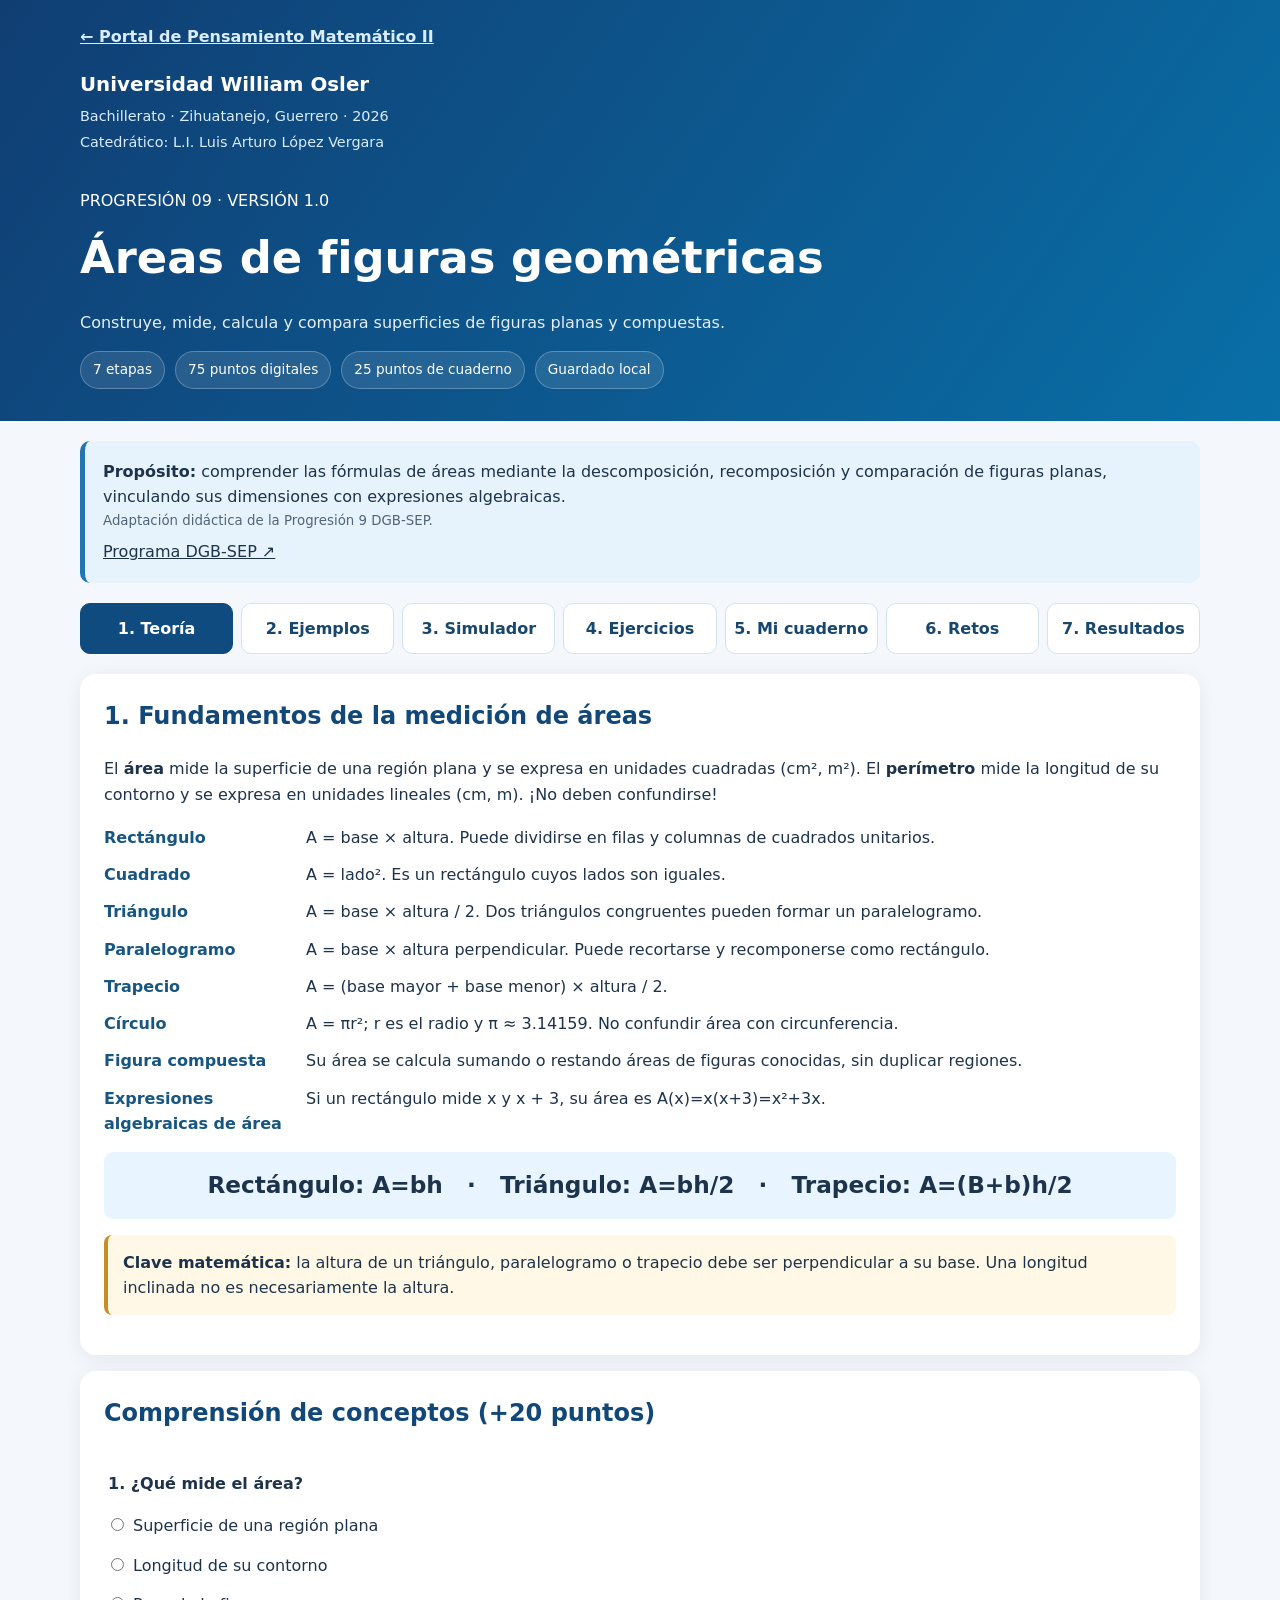
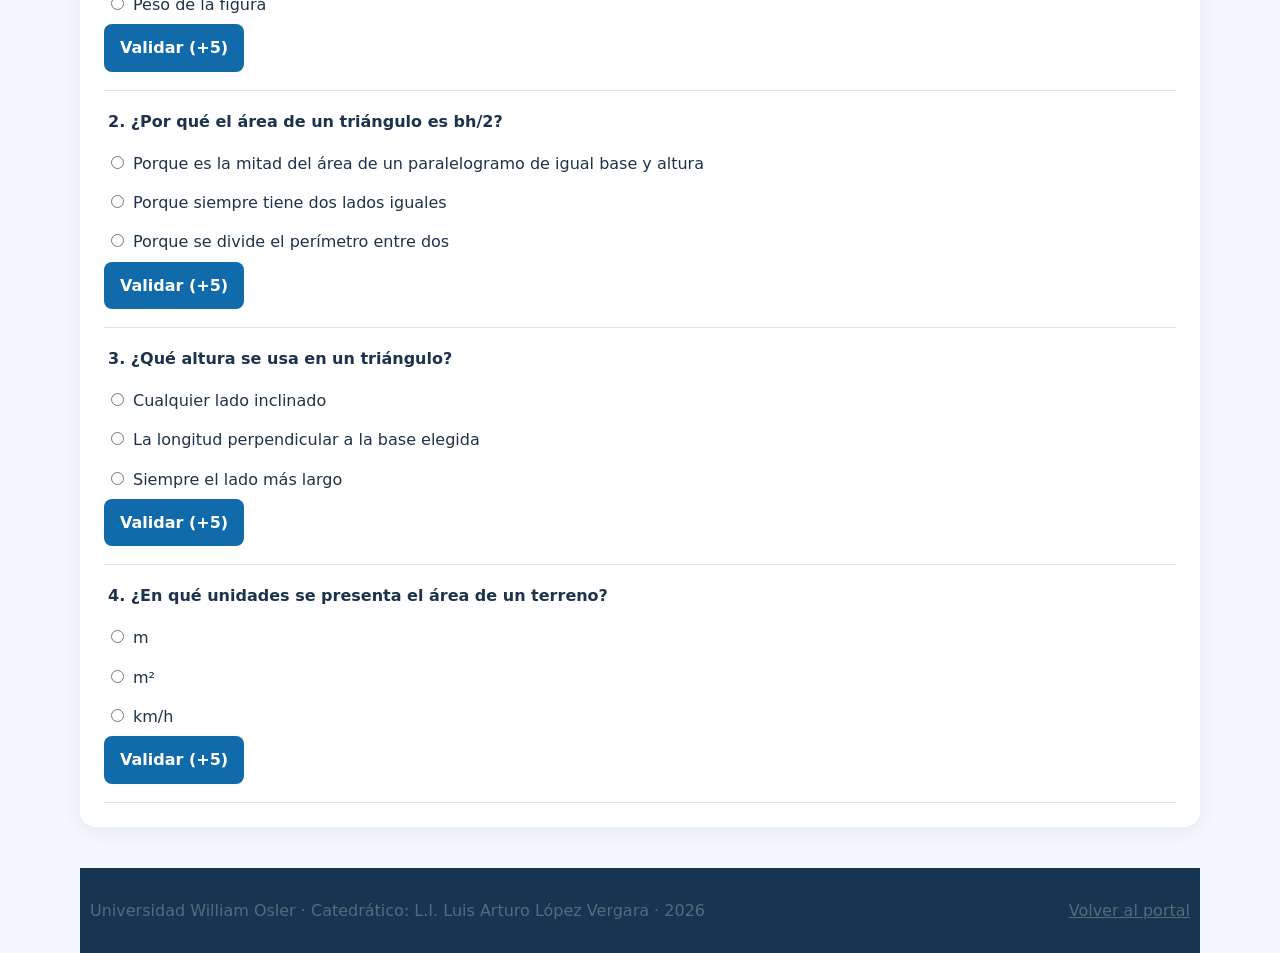
<file: geometria-areas/index.html>
<!doctype html><html lang="es"><head><meta charset="utf-8"><meta name="viewport" content="width=device-width, initial-scale=1"><meta name="theme-color" content="#103e73"><title>Progresión 9 · Geometría y áreas | Universidad William Osler</title><link rel="stylesheet" href="../assets/css/estilos.css"><link rel="stylesheet" href="modulo.css"><script defer src="modulo.js"></script></head><body><a class="skip" href="#principal">Saltar al contenido</a><header class="lesson-header"><div class="container"><a class="back" href="../index.html">← Portal de Pensamiento Matemático II</a><div class="lesson-identity"><strong>Universidad William Osler</strong><span>Bachillerato · Zihuatanejo, Guerrero · 2026</span><span>Catedrático: L.I. Luis Arturo López Vergara</span></div><div class="heading"><span>PROGRESIÓN 09 · VERSIÓN 1.0</span><h1>Áreas de figuras geométricas</h1><p>Construye, mide, calcula y compara superficies de figuras planas y compuestas.</p></div><div class="lesson-stats"><span>7 etapas</span><span>75 puntos digitales</span><span>25 puntos de cuaderno</span><span>Guardado local</span></div></div></header><main class="container lesson" id="principal"><div class="goal"><strong>Propósito:</strong> comprender las fórmulas de áreas mediante la descomposición, recomposición y comparación de figuras planas, vinculando sus dimensiones con expresiones algebraicas. <small>Adaptación didáctica de la Progresión 9 DGB-SEP.</small> <a href="https://dgb.sep.gob.mx/storage/recursos/2025/09/HFhKDCTZRZ-Pensamiento-Matematico-II.pdf" target="_blank" rel="noopener noreferrer">Programa DGB-SEP ↗</a></div><nav class="lesson-nav" aria-label="Etapas de aprendizaje"><button type="button" class="tab active" data-section="teoria">1. Teoría</button><button type="button" class="tab" data-section="ejemplos">2. Ejemplos</button><button type="button" class="tab" data-section="laboratorio">3. Simulador</button><button type="button" class="tab" data-section="ejercicios">4. Ejercicios</button><button type="button" class="tab" data-section="cuaderno">5. Mi cuaderno</button><button type="button" class="tab" data-section="retos">6. Retos</button><button type="button" class="tab" data-section="resultados">7. Resultados</button></nav><section class="stage visible" id="teoria"><div class="lesson-card"><h2>1. Fundamentos de la medición de áreas</h2><p>El <strong>área</strong> mide la superficie de una región plana y se expresa en unidades cuadradas (cm², m²). El <strong>perímetro</strong> mide la longitud de su contorno y se expresa en unidades lineales (cm, m). ¡No deben confundirse!</p><dl class="definitions"><dt>Rectángulo</dt><dd>A = base × altura. Puede dividirse en filas y columnas de cuadrados unitarios.</dd><dt>Cuadrado</dt><dd>A = lado². Es un rectángulo cuyos lados son iguales.</dd><dt>Triángulo</dt><dd>A = base × altura / 2. Dos triángulos congruentes pueden formar un paralelogramo.</dd><dt>Paralelogramo</dt><dd>A = base × altura perpendicular. Puede recortarse y recomponerse como rectángulo.</dd><dt>Trapecio</dt><dd>A = (base mayor + base menor) × altura / 2.</dd><dt>Círculo</dt><dd>A = πr²; r es el radio y π ≈ 3.14159. No confundir área con circunferencia.</dd><dt>Figura compuesta</dt><dd>Su área se calcula sumando o restando áreas de figuras conocidas, sin duplicar regiones.</dd><dt>Expresiones algebraicas de área</dt><dd>Si un rectángulo mide x y x + 3, su área es A(x)=x(x+3)=x²+3x.</dd></dl><div class="formula">Rectángulo: A=bh &nbsp; · &nbsp; Triángulo: A=bh/2 &nbsp; · &nbsp; Trapecio: A=(B+b)h/2</div><div class="callout"><strong>Clave matemática:</strong> la altura de un triángulo, paralelogramo o trapecio debe ser perpendicular a su base. Una longitud inclinada no es necesariamente la altura.</div></div><div class="lesson-card"><h2>Comprensión de conceptos (+20 puntos)</h2><div id="preguntas-conceptos"></div></div></section>
<section class="stage" id="ejemplos"><div class="lesson-card"><h2>2. Seis ejemplos resueltos paso a paso</h2><article class="worked"><h3>Ejemplo 1. Piso rectangular</h3><ol><li>Base 8 m; altura 5 m.</li><li>A = b × h = 8 × 5.</li><li>Área = <strong>40 m²</strong>; su perímetro es 2(8+5)=26 m.</li></ol></article><article class="worked"><h3>Ejemplo 2. Señal triangular</h3><ol><li>Base 10 cm y altura perpendicular 6 cm.</li><li>A=10×6/2.</li><li>Área = <strong>30 cm²</strong>.</li></ol></article><article class="worked"><h3>Ejemplo 3. Jardín trapezoidal</h3><ol><li>Bases paralelas de 12 m y 8 m, altura 5 m.</li><li>A=(12+8)×5/2.</li><li>Área = <strong>50 m²</strong>.</li></ol></article><article class="worked"><h3>Ejemplo 4. Logotipo circular</h3><ol><li>Radio de 3 cm.</li><li>A=π×3²=9π.</li><li>Área ≈ <strong>28.27 cm²</strong>.</li></ol></article><article class="worked"><h3>Ejemplo 5. Figura en L</h3><ol><li>Rectángulo exterior de 10 m por 8 m; recorte superior derecho de 4 m por 3 m.</li><li>A=10×8−4×3.</li><li>Área resultante = <strong>68 m²</strong>.</li></ol></article><article class="worked"><h3>Ejemplo 6. Área algebraica</h3><ol><li>Un jardín rectangular mide x metros de ancho y x+3 metros de largo.</li><li>A(x)=x(x+3)=x²+3x.</li><li>Para x=4 m: A=4×7=<strong>28 m²</strong>.</li></ol></article></div></section>
<section class="stage" id="laboratorio"><div class="lesson-card"><h2>3. Laboratorio geométrico interactivo</h2><p>Elige una figura, modifica sus dimensiones y observa cómo cambia la superficie. La representación es <strong>esquemática y proporcional a sus dimensiones</strong> dentro del espacio disponible.</p><div class="example accent"><label class="lab-label" for="figura">Selecciona la figura</label><select id="figura"><option value="rectangulo">Rectángulo</option><option value="cuadrado">Cuadrado</option><option value="triangulo">Triángulo</option><option value="paralelogramo">Paralelogramo</option><option value="trapecio">Trapecio</option><option value="circulo">Círculo</option><option value="compuesta">Figura compuesta en L</option></select><div class="columns"><div><label class="lab-label" for="base">Base / ancho / radio: <output id="base-label">8</output> unidades</label><input id="base" type="range" min="2" max="20" value="8"></div><div id="campo-altura"><label class="lab-label" for="altura">Altura / largo: <output id="altura-label">5</output> unidades</label><input id="altura" type="range" min="2" max="20" value="5"></div><div id="campo-base2"><label class="lab-label" for="base2">Base menor: <output id="base2-label">4</output> unidades</label><input id="base2" type="range" min="1" max="19" value="4"></div></div><div class="visual-area"><svg id="figura-svg" viewBox="0 0 620 340" role="img" aria-label="Figura geométrica con dimensiones"></svg></div><div class="scoregrid"><div><strong id="resultado-area">—</strong><span>Área (u²)</span></div><div><strong id="formula-area">—</strong><span>Fórmula aplicada</span></div></div><div id="pasos-area" class="resultbox" aria-live="polite"></div><h3>Tabla de comparación</h3><div class="tablewrap"><table class="edu-table"><thead><tr><th>Base o radio</th><th>Área resultante (u²)</th></tr></thead><tbody id="tabla-areas"></tbody></table></div></div><div class="example"><h3>¿Cómo cambia el área al duplicar las medidas?</h3><p>En figuras semejantes, al multiplicar <strong>todas las longitudes por 2</strong>, el área se multiplica por <strong>4</strong>. Compruébalo con el cuadrado y el círculo, donde la fórmula depende de un cuadrado.</p></div></div></section>
<section class="stage" id="ejercicios"><div class="lesson-card"><h2>4. Seis ejercicios autocorregibles (+30 puntos)</h2><p>Escribe solo el valor numérico; desarrolla fórmula, sustitución, resultado y unidades en tu cuaderno.</p><div id="lista-ejercicios"></div></div></section>
<section class="stage" id="cuaderno"><div class="lesson-card notebook"><h2>5. Mi cuaderno matemático (25 puntos)</h2><p><strong>Obligatorio.</strong> Las casillas registran declaraciones de trabajo realizado, no puntos aprobados. La revisión de las evidencias corresponde al catedrático.</p><div class="example"><h3>A. Definiciones para copiar</h3><p>Escribe área, perímetro, base, altura perpendicular, unidad cuadrada, figura compuesta y las fórmulas de rectángulo, cuadrado, triángulo, paralelogramo, trapecio y círculo. Dibuja cada figura con sus medidas.</p><h3>B. Dos ejemplos resueltos</h3><p>Transcribe completos los ejemplos 3 y 5, identificando datos, dibujo, fórmula, operaciones y unidades.</p><h3>C. Cinco ejercicios para resolver en cuaderno</h3><ol><li>Un terreno rectangular mide 14 m de largo y 9 m de ancho. Calcula área y perímetro.</li><li>Una señal triangular tiene base 12 cm y altura perpendicular 7 cm. Calcula su área.</li><li>Un trapecio tiene bases 16 y 10 m, y altura de 6 m. Calcula su área.</li><li>Un jardín circular tiene radio 5 m. Calcula su área exacta en términos de π y aproximada a dos decimales.</li><li>Un piso en forma de L resulta de un rectángulo de 12×9 m al retirar un rectángulo de 5×4 m en una esquina. Representa la figura y calcula el área restante.</li></ol><h3>D. Reflexión y comprobación</h3><p>Explica la diferencia entre área y perímetro; comprueba dos ejercicios por un segundo método o por descomposición de figuras.</p></div><div id="lista-cuaderno-modulo"></div><p id="estado-cuaderno" class="note-score" aria-live="polite"></p><button id="imprimir-cuaderno" class="soft" type="button">Imprimir actividad</button> <button id="reiniciar-cuaderno" class="soft" type="button">Limpiar mis marcas</button></div></section>
<section class="stage" id="retos"><div class="lesson-card"><h2>6. Retos gamificados</h2><h3>Tres misiones (+15 puntos)</h3><div id="lista-retos"></div><h3>Dos preguntas de interpretación (+10 puntos)</h3><div id="lista-explicacion"></div></div></section>
<section class="stage" id="resultados"><div class="lesson-card"><h2>7. Mi avance académico</h2><div class="scoregrid"><div><strong id="puntos-digitales">0 / 75</strong><span>Puntos digitales</span></div><div><strong id="puntos-cuaderno">0 / 25</strong><span>Cuaderno declarado (sin validar)</span></div><div><strong id="puntos-total">0 / 100</strong><span>Puntos digitales acreditados del total</span></div></div><div class="progress-track"><div id="barra-modulo" class="progress-fill"></div></div><p id="detalle-puntos"></p><div class="callout">Los puntos del cuaderno requieren comprobación docente. El progreso local puede borrarse o alterarse y no constituye calificación institucional.</div><button type="button" class="soft" id="reiniciar-modulo">Reiniciar progreso local</button></div></section></main><footer class="container lesson-footer"><span>Universidad William Osler · Catedrático: L.I. Luis Arturo López Vergara · 2026</span><a href="../index.html">Volver al portal</a></footer></body></html>
</file>
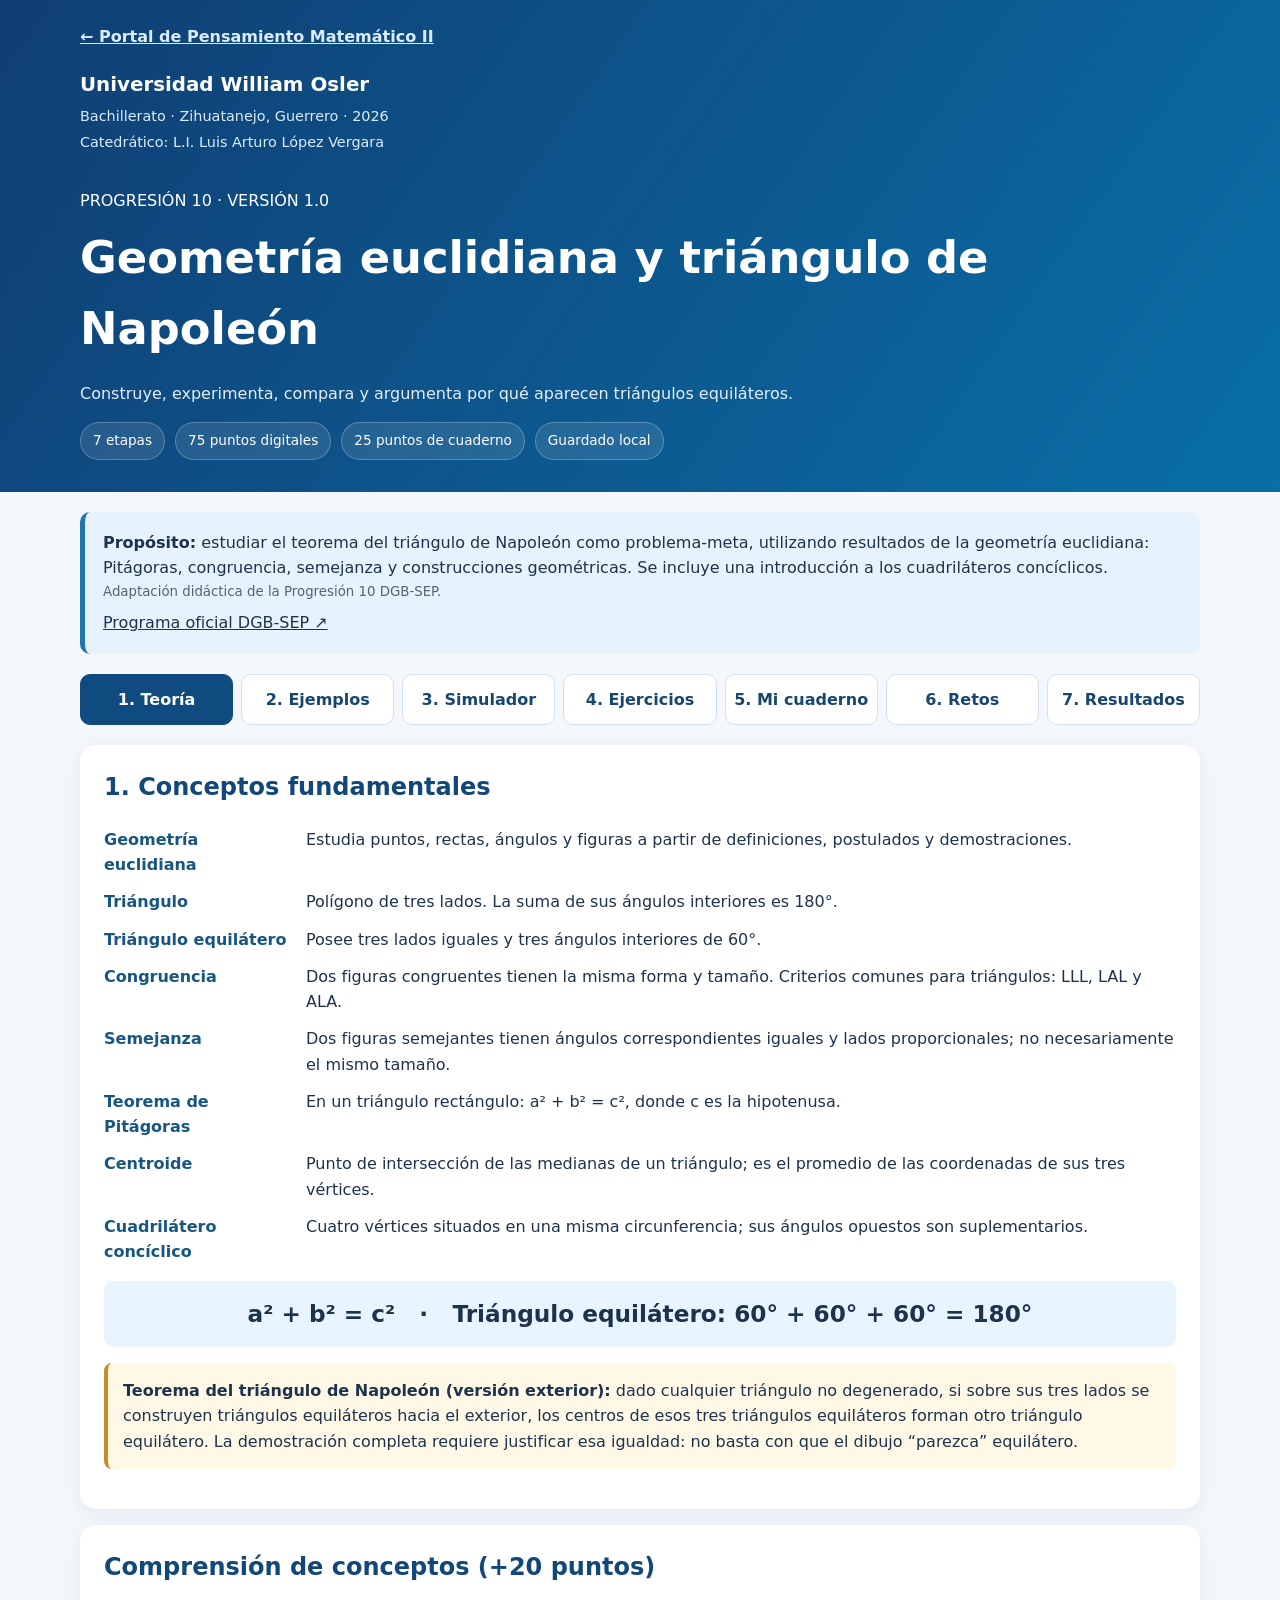
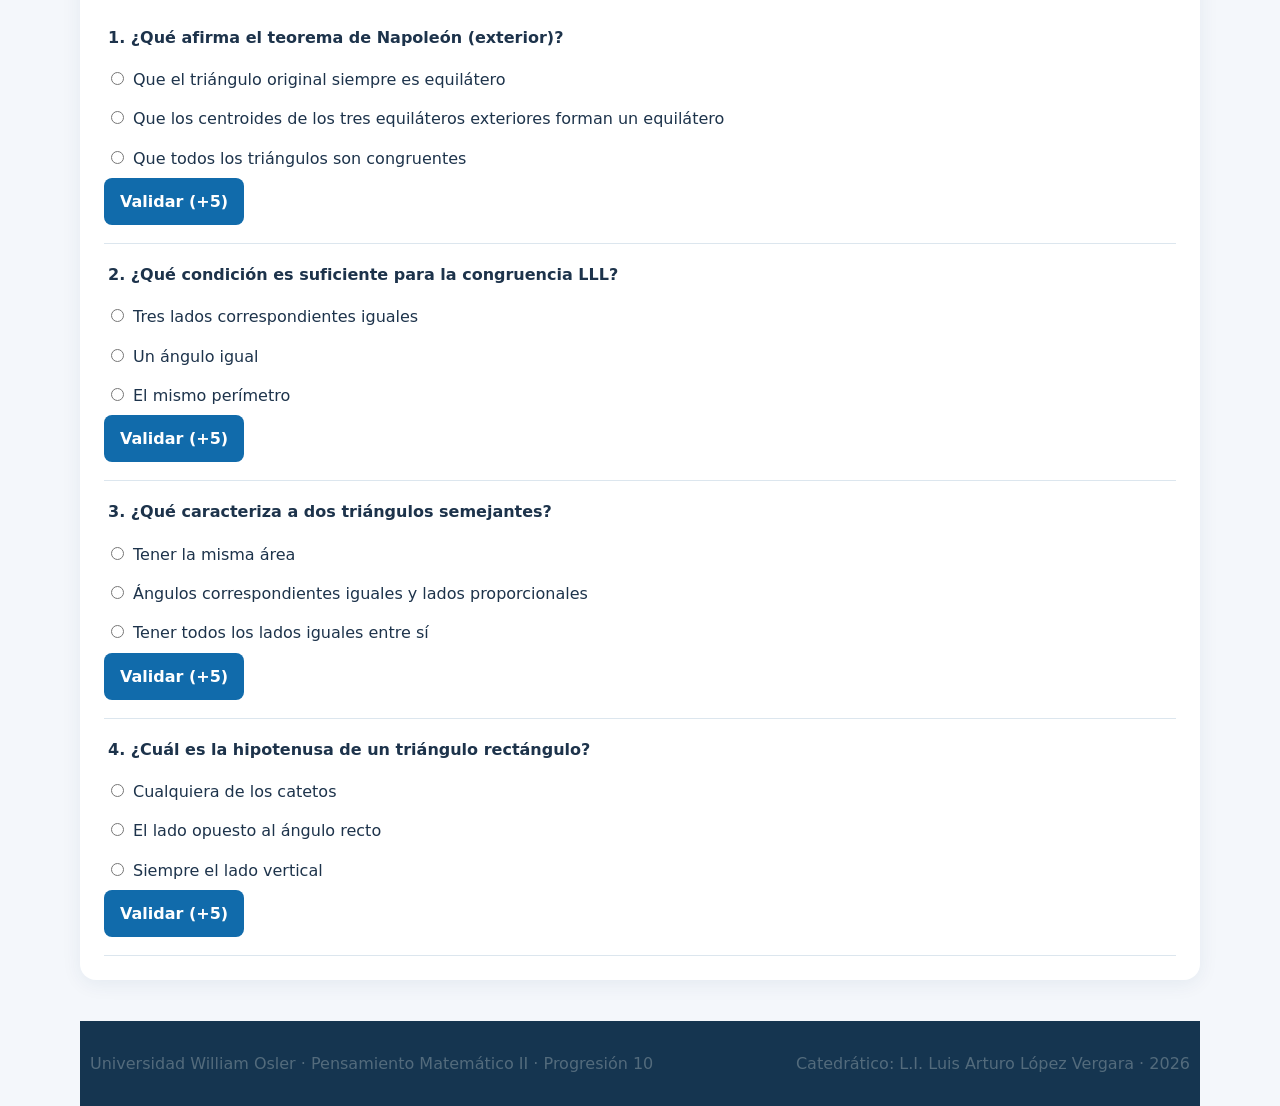
<file: geometria-euclidiana/index.html>
<!doctype html><html lang="es"><head><meta charset="utf-8"><meta name="viewport" content="width=device-width,initial-scale=1"><meta name="theme-color" content="#103e73"><title>Progresión 10 · Geometría euclidiana y triángulo de Napoleón | Universidad William Osler</title><link rel="stylesheet" href="../assets/css/estilos.css"><link rel="stylesheet" href="modulo.css"><script defer src="modulo.js"></script></head><body><a class="skip" href="#principal">Saltar al contenido</a><header class="lesson-header"><div class="container"><a class="back" href="../index.html">← Portal de Pensamiento Matemático II</a><div class="lesson-identity"><strong>Universidad William Osler</strong><span>Bachillerato · Zihuatanejo, Guerrero · 2026</span><span>Catedrático: L.I. Luis Arturo López Vergara</span></div><div class="heading"><span>PROGRESIÓN 10 · VERSIÓN 1.0</span><h1>Geometría euclidiana y triángulo de Napoleón</h1><p>Construye, experimenta, compara y argumenta por qué aparecen triángulos equiláteros.</p></div><div class="lesson-stats"><span>7 etapas</span><span>75 puntos digitales</span><span>25 puntos de cuaderno</span><span>Guardado local</span></div></div></header>
<main class="container lesson" id="principal"><div class="goal"><strong>Propósito:</strong> estudiar el teorema del triángulo de Napoleón como problema-meta, utilizando resultados de la geometría euclidiana: Pitágoras, congruencia, semejanza y construcciones geométricas. Se incluye una introducción a los cuadriláteros concíclicos. <small>Adaptación didáctica de la Progresión 10 DGB-SEP.</small><a href="https://dgb.sep.gob.mx/storage/recursos/2025/09/HFhKDCTZRZ-Pensamiento-Matematico-II.pdf" target="_blank" rel="noopener noreferrer">Programa oficial DGB-SEP ↗</a></div>
<nav class="lesson-nav" aria-label="Etapas de aprendizaje"><button type="button" class="tab active" data-section="teoria">1. Teoría</button><button type="button" class="tab" data-section="ejemplos">2. Ejemplos</button><button type="button" class="tab" data-section="laboratorio">3. Simulador</button><button type="button" class="tab" data-section="ejercicios">4. Ejercicios</button><button type="button" class="tab" data-section="cuaderno">5. Mi cuaderno</button><button type="button" class="tab" data-section="retos">6. Retos</button><button type="button" class="tab" data-section="resultados">7. Resultados</button></nav>
<section class="stage visible" id="teoria"><div class="lesson-card"><h2>1. Conceptos fundamentales</h2><dl class="definitions"><dt>Geometría euclidiana</dt><dd>Estudia puntos, rectas, ángulos y figuras a partir de definiciones, postulados y demostraciones.</dd><dt>Triángulo</dt><dd>Polígono de tres lados. La suma de sus ángulos interiores es 180°.</dd><dt>Triángulo equilátero</dt><dd>Posee tres lados iguales y tres ángulos interiores de 60°.</dd><dt>Congruencia</dt><dd>Dos figuras congruentes tienen la misma forma y tamaño. Criterios comunes para triángulos: LLL, LAL y ALA.</dd><dt>Semejanza</dt><dd>Dos figuras semejantes tienen ángulos correspondientes iguales y lados proporcionales; no necesariamente el mismo tamaño.</dd><dt>Teorema de Pitágoras</dt><dd>En un triángulo rectángulo: a² + b² = c², donde c es la hipotenusa.</dd><dt>Centroide</dt><dd>Punto de intersección de las medianas de un triángulo; es el promedio de las coordenadas de sus tres vértices.</dd><dt>Cuadrilátero concíclico</dt><dd>Cuatro vértices situados en una misma circunferencia; sus ángulos opuestos son suplementarios.</dd></dl><div class="formula">a² + b² = c² &nbsp; · &nbsp; Triángulo equilátero: 60° + 60° + 60° = 180°</div><div class="callout"><strong>Teorema del triángulo de Napoleón (versión exterior):</strong> dado cualquier triángulo no degenerado, si sobre sus tres lados se construyen triángulos equiláteros hacia el exterior, los centros de esos tres triángulos equiláteros forman otro triángulo equilátero. La demostración completa requiere justificar esa igualdad: no basta con que el dibujo “parezca” equilátero.</div></div><div class="lesson-card"><h2>Comprensión de conceptos (+20 puntos)</h2><div id="preguntas-conceptos"></div></div></section>
<section class="stage" id="ejemplos"><div class="lesson-card"><h2>2. Ejemplos resueltos paso a paso</h2>
<article class="worked"><h3>Ejemplo 1. Pitágoras en una escalera</h3><ol><li>Catetos perpendiculares: 6 m y 8 m.</li><li>c²=6²+8²=36+64=100.</li><li>c=√100=<strong>10 m</strong>.</li></ol></article>
<article class="worked"><h3>Ejemplo 2. Triángulo equilátero</h3><ol><li>Los tres lados miden 7 cm.</li><li>Perímetro =7+7+7 = <strong>21 cm</strong>.</li><li>Cada ángulo interior mide <strong>60°</strong>.</li></ol></article>
<article class="worked"><h3>Ejemplo 3. Congruencia LLL</h3><ol><li>El triángulo A tiene lados 3, 4 y 5 cm.</li><li>El triángulo B tiene lados 5, 3 y 4 cm.</li><li>Al ordenar y comparar sus lados correspondientes, los tres coinciden: son <strong>congruentes por LLL</strong>.</li></ol></article>
<article class="worked"><h3>Ejemplo 4. Semejanza</h3><ol><li>Un triángulo tiene lados 3, 4 y 5; otro tiene 6, 8 y 10.</li><li>Las razones 6/3=8/4=10/5=2.</li><li>Son <strong>semejantes</strong> con razón de escala 2; su área es 4 veces mayor.</li></ol></article>
<article class="worked"><h3>Ejemplo 5. Centroide de un triángulo</h3><ol><li>Vértices P(0,0), Q(6,0), R(0,6).</li><li>G=((0+6+0)/3, (0+0+6)/3).</li><li>Centroide <strong>G(2,2)</strong>.</li></ol></article>
<article class="worked"><h3>Ejemplo 6. Triángulo de Napoleón en el caso equilátero</h3><ol><li>Partimos de un triángulo equilátero y construimos otros tres equiláteros exteriormente sobre sus lados.</li><li>Por simetría de rotación de 120°, los tres centroides exteriores se permutan y sus distancias mutuas son iguales.</li><li>Por tanto, el triángulo de los tres centroides es <strong>equilátero</strong>. Esta es una verificación de un caso particular, no la demostración del teorema general.</li></ol></article></div></section>
<section class="stage" id="laboratorio"><div class="lesson-card"><h2>3. Laboratorio: triángulo de Napoleón</h2><p>Modifica los vértices del triángulo original. La aplicación construye los <strong>tres triángulos equiláteros exteriores</strong>, ubica sus centroides y une esos tres centros. Observa las longitudes del triángulo resultante.</p><div class="example accent"><div class="columns"><div><label class="lab-label" for="bx">Posición horizontal del vértice B: <output id="bxv">430</output></label><input id="bx" type="range" min="310" max="460" step="5" value="430"></div><div><label class="lab-label" for="cx">Posición horizontal del vértice C: <output id="cxv">230</output></label><input id="cx" type="range" min="150" max="330" step="5" value="230"></div><div><label class="lab-label" for="cy">Altura visual del vértice C: <output id="cyv">120</output></label><input id="cy" type="range" min="85" max="185" step="5" value="120"></div></div><div class="visual-area"><svg id="napoleon-svg" viewBox="0 0 700 540" role="img" aria-label="Construcción dinámica del teorema de Napoleón con triángulo original y tres triángulos equiláteros exteriores"></svg></div><div class="metricline"><div><strong id="lado-g1">—</strong><span>Distancia G₁–G₂</span></div><div><strong id="lado-g2">—</strong><span>Distancia G₂–G₃</span></div><div><strong id="lado-g3">—</strong><span>Distancia G₃–G₁</span></div></div><div id="comprobacion" class="resultbox" aria-live="polite"></div><button id="reset-figura" type="button" class="soft">Restaurar figura</button><p class="muted">Escala gráfica en unidades ilustrativas; los valores se redondean solo al mostrarse. Los cálculos usan precisión completa.</p></div></div></section>
<section class="stage" id="ejercicios"><div class="lesson-card"><h2>4. Ejercicios autocorregibles (+30 puntos)</h2><p>Escribe solo el valor solicitado, sin unidades. En tu cuaderno desarrolla todos los cálculos.</p><div id="lista-ejercicios"></div></div></section>
<section class="stage" id="cuaderno"><div class="lesson-card notebook"><h2>5. Mi cuaderno matemático (25 puntos)</h2><p><strong>Obligatorio.</strong> Marcar una casilla indica trabajo declarado, no calificación otorgada. Los puntos correspondientes deben ser revisados y autorizados por el catedrático.</p><div class="example"><h3>A. Definiciones (5 pts)</h3><p>Transcribe los conceptos de geometría euclidiana, triángulo equilátero, congruencia, semejanza, Pitágoras, centroide y cuadrilátero concíclico. Dibuja una representación de cada concepto pertinente.</p><h3>B. Dos ejemplos resueltos (5 pts)</h3><p>Transcribe y explica completos los ejemplos 1 y 5, con sustitución de valores, operaciones y resultado.</p><h3>C. Cinco ejercicios manuscritos (10 pts)</h3><ol><li>Calcula la hipotenusa de un triángulo rectángulo con catetos 9 cm y 12 cm.</li><li>Un triángulo equilátero tiene lado de 11 cm. Calcula el perímetro y explica sus ángulos interiores.</li><li>Compara los lados 4, 6, 8 con 6, 9, 12. ¿Son semejantes? Justifica con las tres razones.</li><li>Obtén el centroide del triángulo de vértices (0,0), (9,0) y (0,6).</li><li>Dibuja un triángulo escaleno, construye equiláteros exteriores en sus lados, marca sus tres centroides, únelos y comprueba con regla si forman otro equilátero. Explica el margen de error al medir a mano.</li></ol><h3>D. Reflexión y comprobación (5 pts)</h3><p>Explica la diferencia entre <strong>observar un patrón</strong> y <strong>demostrar un teorema</strong>. Comprueba los resultados de dos ejercicios y redacta una conclusión del teorema de Napoleón.</p></div><div id="lista-cuaderno-modulo"></div><p id="estado-cuaderno" class="note-score" aria-live="polite"></p><button id="imprimir-cuaderno" class="soft" type="button">Imprimir actividad</button> <button id="reiniciar-cuaderno" class="soft" type="button">Limpiar mis marcas</button></div></section>
<section class="stage" id="retos"><div class="lesson-card"><h2>6. Retos gamificados</h2><h3>Tres misiones (+15 puntos)</h3><div id="lista-retos"></div><h3>Dos preguntas de interpretación (+10 puntos)</h3><div id="lista-explicacion"></div></div></section>
<section class="stage" id="resultados"><div class="lesson-card"><h2>7. Mi avance académico</h2><div class="scoregrid"><div><strong id="puntos-digitales">0 / 75</strong><span>Puntos digitales</span></div><div><strong id="puntos-cuaderno">0 / 25</strong><span>Cuaderno: puntos declarados, sin validar</span></div><div><strong id="puntos-total">0 / 100</strong><span>Puntos acreditados automáticamente / total posible</span></div></div><div class="progress-track"><div class="progress-fill" id="barra-modulo"></div></div><p id="detalle-puntos" class="note-score"></p><div class="callout"><strong>Importante:</strong> la puntuación digital queda en este navegador y puede modificarse o borrarse. No sustituye las calificaciones institucionales ni la revisión presencial del cuaderno. El total validado debe determinarlo el catedrático.</div><button class="soft" id="reiniciar-modulo" type="button">Reiniciar progreso de esta progresión</button></div></section></main><footer class="container lesson-footer"><span>Universidad William Osler · Pensamiento Matemático II · Progresión 10</span><span>Catedrático: L.I. Luis Arturo López Vergara · 2026</span></footer></body></html>
</file>
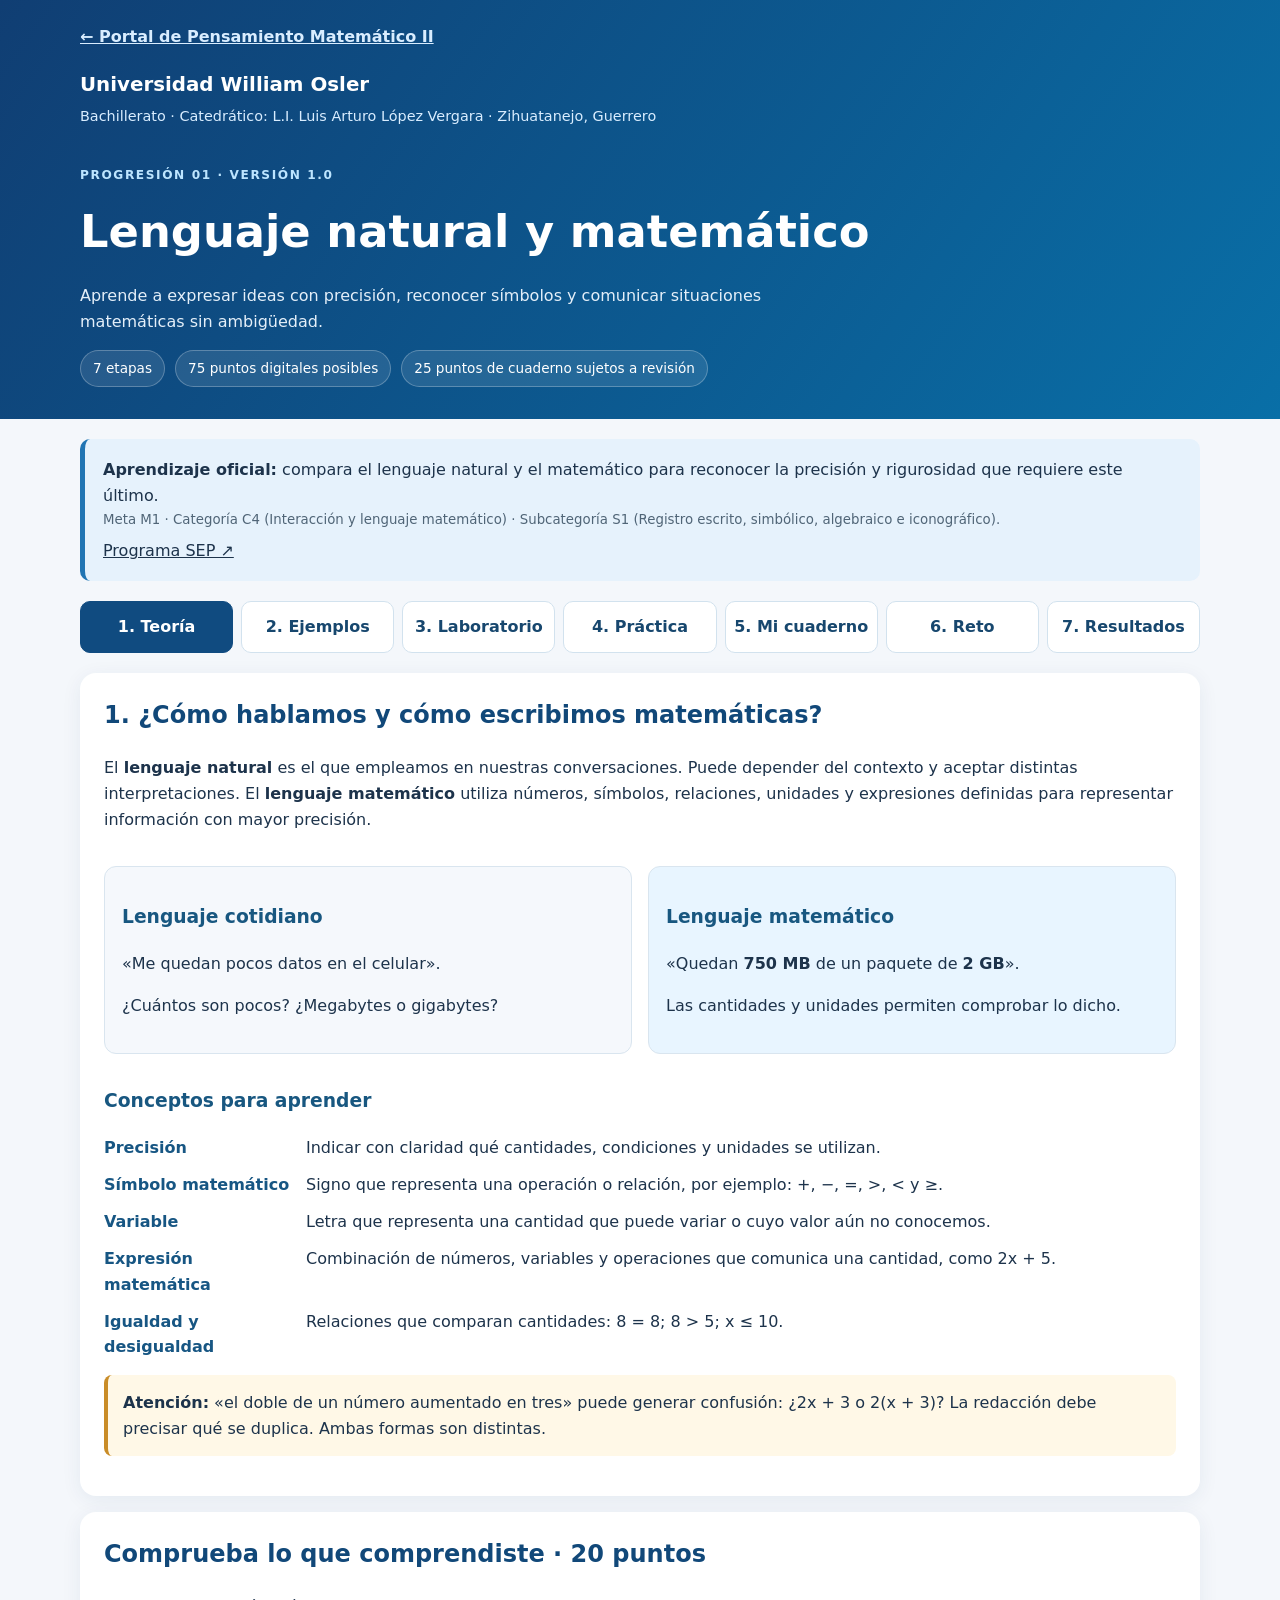
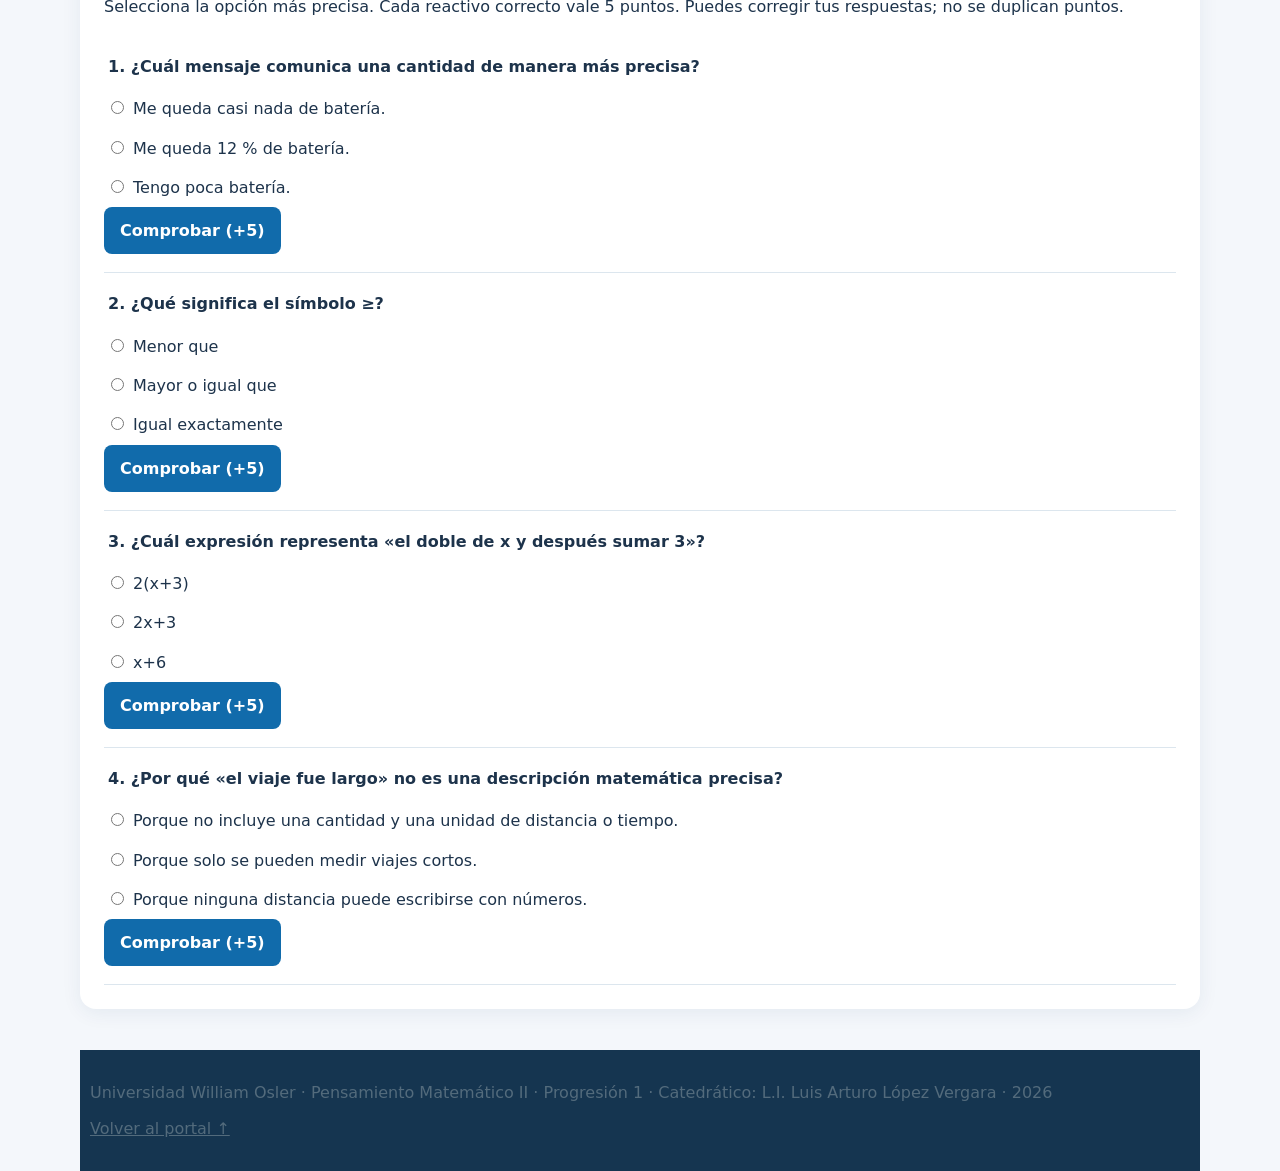
<file: lenguaje-natural/index.html>
<!doctype html><html lang="es"><head><meta charset="utf-8"><meta name="viewport" content="width=device-width,initial-scale=1"><meta name="theme-color" content="#103e73"><title>Progresión 1 · Lenguaje natural y matemático | William Osler</title><link rel="stylesheet" href="../assets/css/estilos.css"><link rel="stylesheet" href="modulo.css"></head><body>
<a class="skip" href="#principal">Saltar al contenido</a><header class="lesson-header"><div class="container"><a class="back" href="../index.html">← Portal de Pensamiento Matemático II</a><div class="lesson-identity"><strong>Universidad William Osler</strong><span>Bachillerato · Catedrático: L.I. Luis Arturo López Vergara · Zihuatanejo, Guerrero</span></div><div class="heading"><span class="eyebrow">PROGRESIÓN 01 · VERSIÓN 1.0</span><h1>Lenguaje natural y matemático</h1><p>Aprende a expresar ideas con precisión, reconocer símbolos y comunicar situaciones matemáticas sin ambigüedad.</p></div><div class="lesson-stats"><span>7 etapas</span><span>75 puntos digitales posibles</span><span>25 puntos de cuaderno sujetos a revisión</span></div></div></header>
<main class="container lesson" id="principal"><div class="goal"><strong>Aprendizaje oficial:</strong> compara el lenguaje natural y el matemático para reconocer la precisión y rigurosidad que requiere este último. <small>Meta M1 · Categoría C4 (Interacción y lenguaje matemático) · Subcategoría S1 (Registro escrito, simbólico, algebraico e iconográfico).</small><a target="_blank" rel="noopener" href="https://dgb.sep.gob.mx/storage/recursos/2025/09/HFhKDCTZRZ-Pensamiento-Matematico-II.pdf">Programa SEP ↗</a></div>
<nav class="lesson-nav" aria-label="Etapas del módulo"><button class="tab active" data-section="teoria">1. Teoría</button><button class="tab" data-section="ejemplos">2. Ejemplos</button><button class="tab" data-section="simulador">3. Laboratorio</button><button class="tab" data-section="practica">4. Práctica</button><button class="tab" data-section="cuaderno">5. Mi cuaderno</button><button class="tab" data-section="reto">6. Reto</button><button class="tab" data-section="resultados">7. Resultados</button></nav>
<section class="stage visible" id="teoria"><div class="lesson-card"><h2>1. ¿Cómo hablamos y cómo escribimos matemáticas?</h2><p>El <strong>lenguaje natural</strong> es el que empleamos en nuestras conversaciones. Puede depender del contexto y aceptar distintas interpretaciones. El <strong>lenguaje matemático</strong> utiliza números, símbolos, relaciones, unidades y expresiones definidas para representar información con mayor precisión.</p><div class="columns"><div class="example"><h3>Lenguaje cotidiano</h3><p>«Me quedan pocos datos en el celular».</p><p><em>¿Cuántos son pocos? ¿Megabytes o gigabytes?</em></p></div><div class="example accent"><h3>Lenguaje matemático</h3><p>«Quedan <strong>750 MB</strong> de un paquete de <strong>2 GB</strong>».</p><p><em>Las cantidades y unidades permiten comprobar lo dicho.</em></p></div></div><h3>Conceptos para aprender</h3><dl class="definitions"><dt>Precisión</dt><dd>Indicar con claridad qué cantidades, condiciones y unidades se utilizan.</dd><dt>Símbolo matemático</dt><dd>Signo que representa una operación o relación, por ejemplo: +, −, =, &gt;, &lt; y ≥.</dd><dt>Variable</dt><dd>Letra que representa una cantidad que puede variar o cuyo valor aún no conocemos.</dd><dt>Expresión matemática</dt><dd>Combinación de números, variables y operaciones que comunica una cantidad, como 2x + 5.</dd><dt>Igualdad y desigualdad</dt><dd>Relaciones que comparan cantidades: 8 = 8; 8 &gt; 5; x ≤ 10.</dd></dl><div class="callout"><strong>Atención:</strong> «el doble de un número aumentado en tres» puede generar confusión: ¿2x + 3 o 2(x + 3)? La redacción debe precisar <em>qué</em> se duplica. Ambas formas son distintas.</div></div><div class="lesson-card"><h2>Comprueba lo que comprendiste · 20 puntos</h2><p>Selecciona la opción más precisa. Cada reactivo correcto vale 5 puntos. Puedes corregir tus respuestas; no se duplican puntos.</p><div id="conceptos-preguntas"></div></div></section>
<section class="stage" id="ejemplos"><div class="lesson-card"><h2>2. Ejemplos desarrollados paso a paso</h2><article class="worked"><h3>Ejemplo 1. Consumo de datos móviles</h3><p><strong>Enunciado impreciso:</strong> «Gasté mucho internet».</p><ol><li>Identificamos qué debemos medir: cantidad de datos consumidos.</li><li>Elegimos una unidad: megabytes (MB).</li><li>Escribimos la información: el usuario tenía 1,000 MB y consumió 350 MB.</li><li>Calculamos: 1,000 − 350 = <strong>650 MB disponibles</strong>.</li></ol><p><strong>Conclusión:</strong> el enunciado numérico puede comprobarse y evita términos subjetivos.</p></article><article class="worked"><h3>Ejemplo 2. Compra de cuadernos</h3><p><strong>Enunciado:</strong> «Compré cuatro cuadernos al mismo precio, de 25 pesos cada uno».</p><ol><li>Reconocemos la cantidad de artículos: 4.</li><li>Identificamos el precio unitario: $25.</li><li>Representamos el total: 4 × 25.</li><li>Resolvemos: <strong>$100</strong>.</li></ol><p>Si el precio se desconoce, podemos escribir <strong>4p</strong>, donde <em>p</em> es el precio en pesos de un cuaderno. La letra tiene un significado definido.</p></article><article class="worked"><h3>Ejemplo 3. Restricción de edad</h3><p>«La actividad admite estudiantes de al menos 15 años».</p><ol><li>Sea <strong>e</strong> la edad del estudiante, medida en años.</li><li>«Al menos 15» incluye 15 y todas las edades mayores.</li><li>La condición precisa es <strong>e ≥ 15</strong>.</li><li>Verificamos: 14 no cumple, 15 sí cumple y 16 también.</li></ol></article></div></section>
<section class="stage" id="simulador"><div class="lesson-card"><h2>3. Laboratorio de precisión matemática</h2><p>Explora un contexto cercano. Cambia los valores y observa cómo una descripción cotidiana se transforma en información medible.</p><label for="contexto">Elige una situación</label><select id="contexto"><option value="datos">Paquete de datos móviles</option><option value="compras">Compra de cuadernos</option><option value="tiempo">Tiempo en videojuegos</option></select><div class="columns"><label>Valor inicial o cantidad <input id="cantidad" type="number" step="1" value="1000"></label><label>Consumo, precio o minutos <input id="medida" type="number" step="1" value="350"></label></div><button class="action" id="calcular">Interpretar cantidades</button><div id="salida-simulador" class="resultbox" role="status" aria-live="polite"></div><h3>Preguntas de reflexión</h3><p>¿Qué cambia cuando una cantidad se expresa con números y unidades? ¿En qué casos la ausencia de unidades podría causar errores?</p><p class="muted">Actividad de exploración: el simulador no concede puntos por pulsar botones. Explica tus resultados en el cuaderno.</p></div></section>
<section class="stage" id="practica"><div class="lesson-card"><h2>4. Ejercicios interactivos · 30 puntos</h2><p>Seis ejercicios de 5 puntos. Escribe la <strong>expresión exacta</strong> usando la notación que se indica; el sistema comprueba equivalencias admitidas.</p><div id="ejercicios-lista"></div></div></section>
<section class="stage" id="cuaderno"><div class="lesson-card notebook"><h2>5. Mi cuaderno matemático · 25 puntos</h2><p><strong>Actividad obligatoria:</strong> escribe las definiciones y ejemplos, resuelve los ejercicios a mano y explica los resultados. Presenta tu cuaderno para revisión presencial.</p><div class="callout">Las casillas registran solamente <strong>actividades declaradas por el estudiante</strong>. Los puntos oficiales del cuaderno están <strong>pendientes de validación del catedrático</strong>. No se suman automáticamente a los puntos digitales.</div><div id="lista-cuaderno-modulo"></div><h3>Actividades que debes copiar y resolver</h3><div class="worked"><strong>A. Definiciones (5 pts)</strong><p>Define lenguaje natural, lenguaje matemático, precisión, símbolo, variable e igualdad. Agrega un ejemplo propio por concepto.</p></div><div class="worked"><strong>B. Ejemplos explicados (5 pts)</strong><p>Transcribe y explica completamente los ejemplos de <strong>datos móviles</strong> y <strong>compra de cuadernos</strong> de la etapa 2, sin omitir cálculos ni unidades.</p></div><div class="worked"><strong>C. Ejercicios resueltos a mano (10 pts)</strong><ol><li>«Un boleto cuesta $35». Escribe el costo de 6 boletos y calcula el total.</li><li>«Mi celular tiene menos de 20 % de batería». Usa <em>b</em> para representar la batería y expresa la condición.</li><li>«Tres veces un número más cinco». Escribe la expresión y evalúala cuando el número es 4.</li><li>Una aplicación permite como máximo 90 minutos diarios. Representa la restricción usando <em>t</em>.</li><li>Corrige «Ana tardó poco en llegar»: redacta una versión precisa con un valor numérico y su unidad.</li></ol></div><div class="worked"><strong>D. Reflexión y comprobación (5 pts)</strong><p>Explica, en 4 a 6 renglones, por qué usar signos, cantidades y unidades puede evitar errores en las compras y en las redes sociales. Comprueba dos resultados de tus ejercicios.</p></div><div class="note-score" id="cuaderno-marcado">Actividades declaradas: 0 / 25 puntos pendientes de revisión.</div><button type="button" class="soft" id="reiniciar-cuaderno">Desmarcar actividades del cuaderno</button><p class="muted">Lista guardada únicamente en este navegador; el marcado no constituye evidencia de entrega.</p></div></section>
<section class="stage" id="reto"><div class="lesson-card"><h2>6. Reto gamificado · 15 puntos</h2><p>Resuelve tres misiones sobre precisión e interpretación. Cada misión vale 5 puntos y se contabiliza una sola vez.</p><div id="retos-lista"></div><h3>Explicación y comprobación · 10 puntos</h3><p>Responde las dos preguntas de interpretación. Cada una vale 5 puntos.</p><div id="explicacion-lista"></div></div></section>
<section class="stage" id="resultados"><div class="lesson-card"><h2>7. Mi avance</h2><div class="scoregrid"><div><strong id="puntos-digitales">0 / 75</strong><span>Puntos digitales obtenidos</span></div><div><strong id="puntos-cuaderno-pendientes">0 / 25</strong><span>Cuaderno marcado, sin validar</span></div><div><strong id="puntos-validos">0 / 100</strong><span>Avance acreditado en este navegador (solo actividades digitales)</span></div></div><div class="progress-track"><div class="progress-fill" id="barra-modulo"></div></div><p id="resumen-detalle"></p><div class="callout">Esta página no contiene cuenta de estudiante ni validación remota. Los puntos digitales son una referencia local de práctica; el catedrático determina las calificaciones y valida el cuaderno.</div><button id="reiniciar-modulo" type="button" class="soft">Reiniciar los puntos y respuestas de este módulo</button></div></section>
</main><footer class="container lesson-footer">Universidad William Osler · Pensamiento Matemático II · Progresión 1 · Catedrático: L.I. Luis Arturo López Vergara · 2026 <a href="../index.html">Volver al portal ↑</a></footer><script src="modulo.js" defer></script></body></html>
</file>
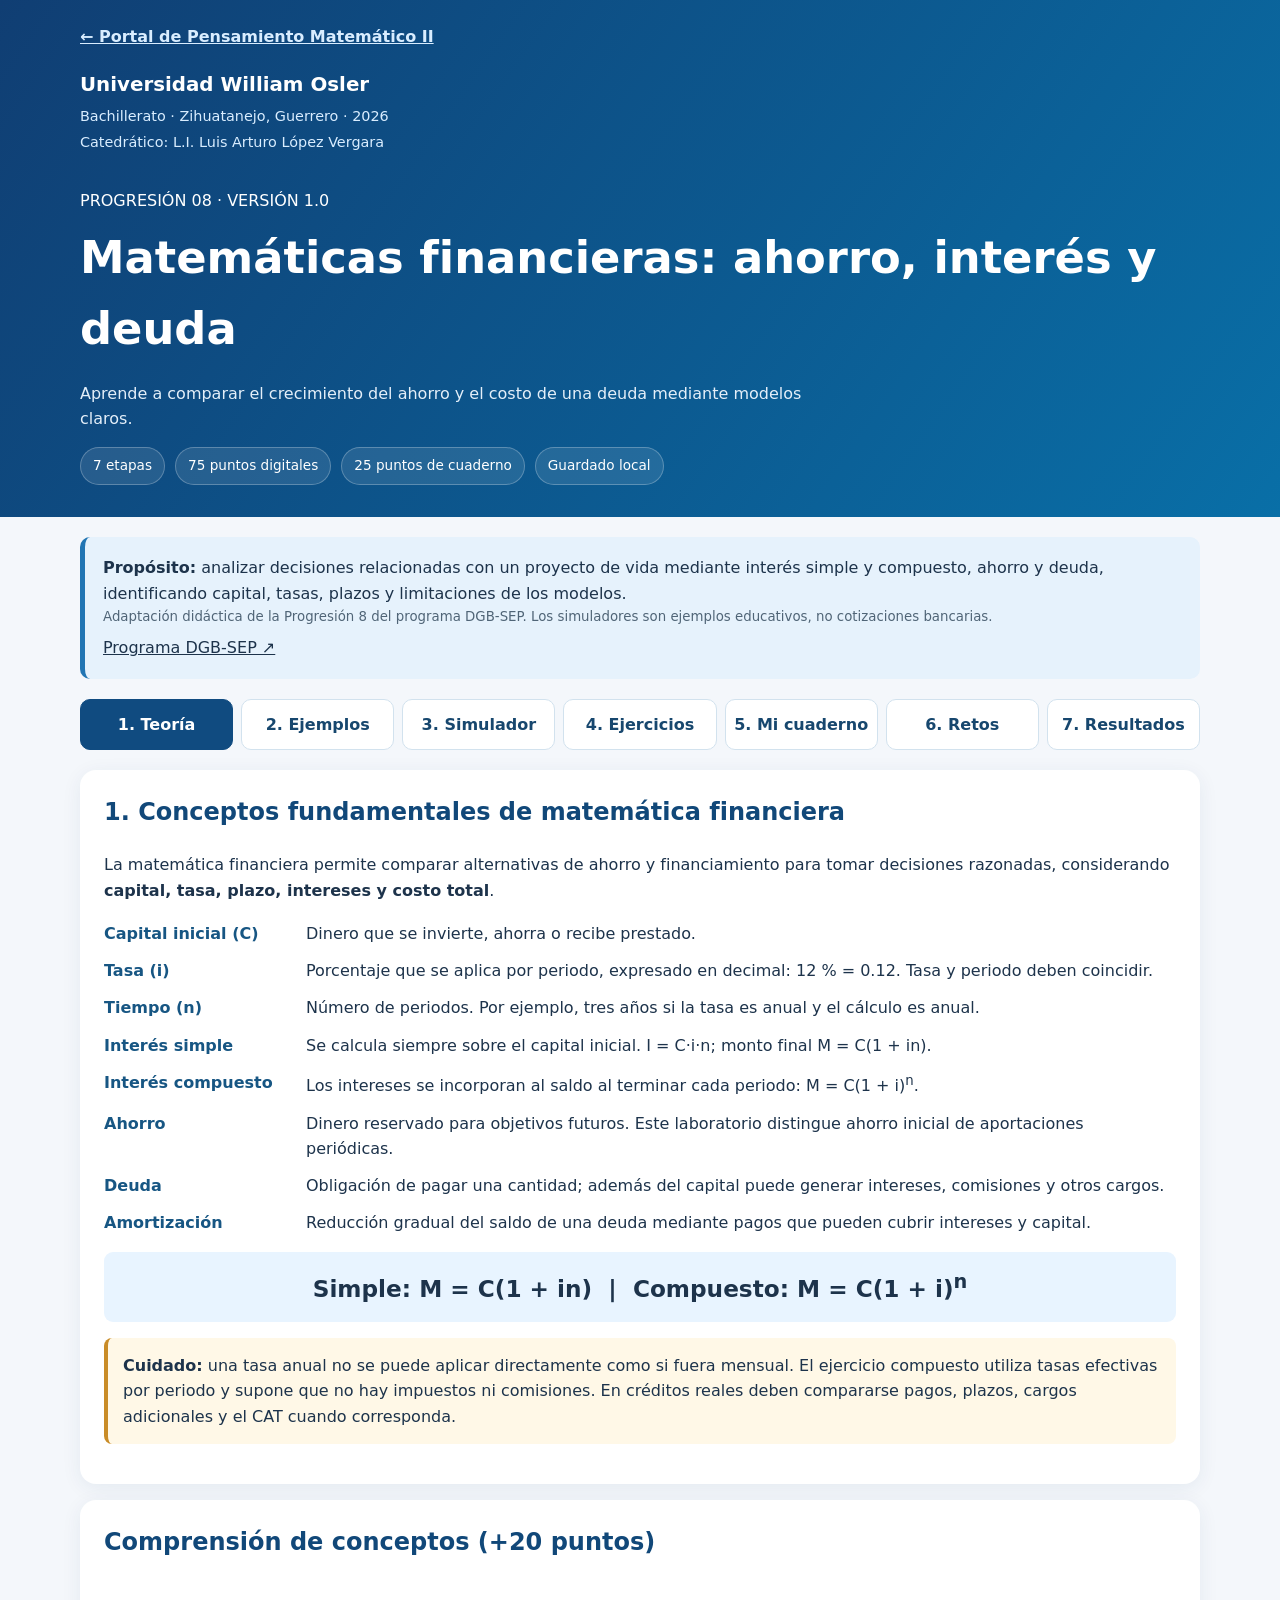
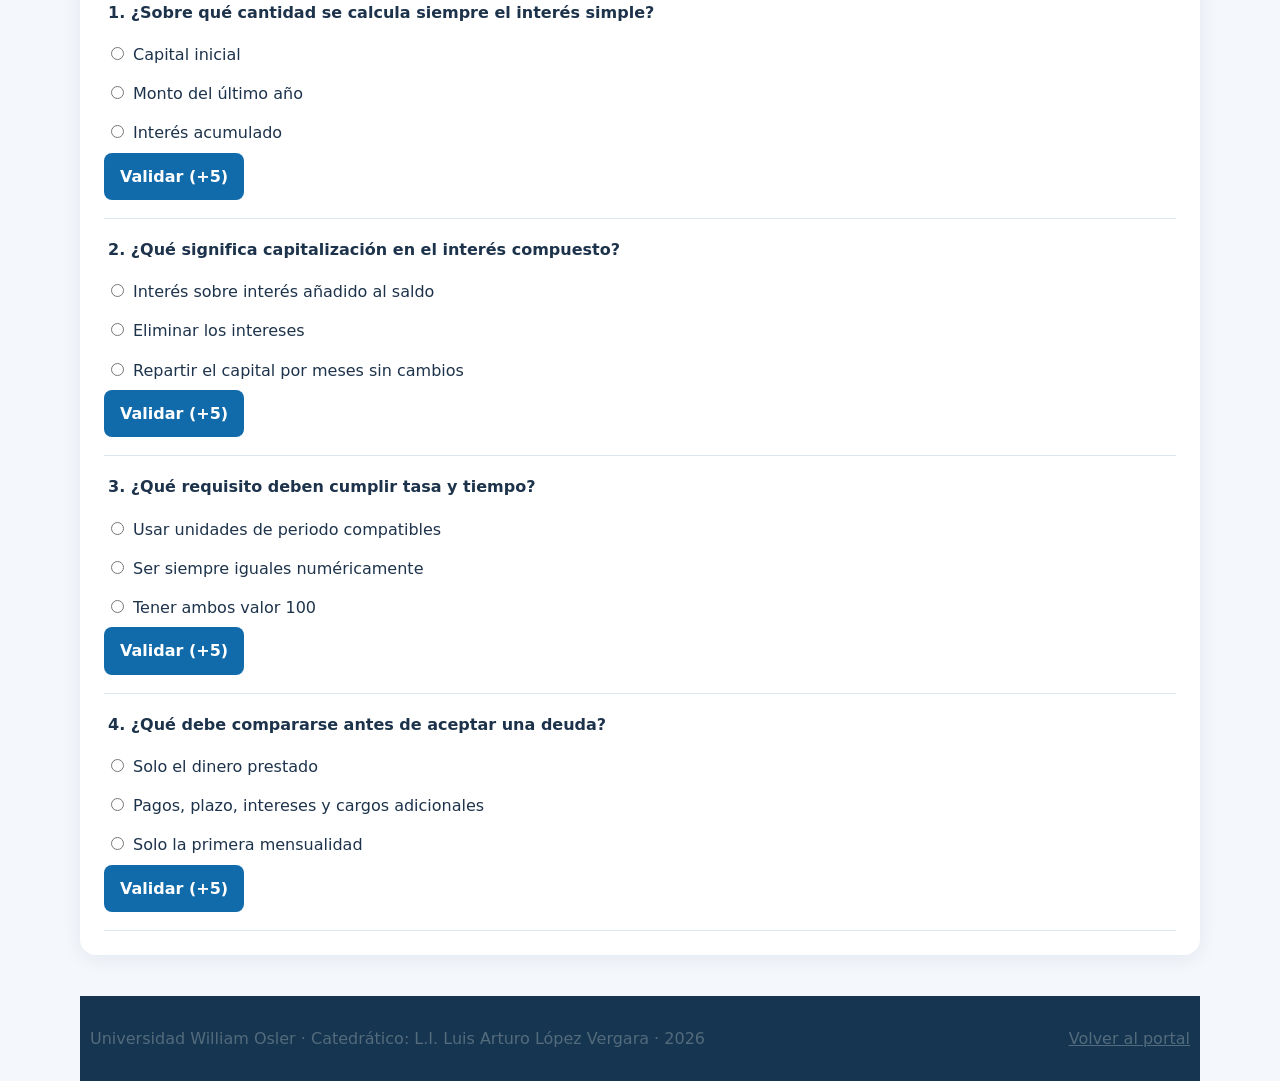
<file: matematica-financiera/index.html>
<!doctype html><html lang="es"><head><meta charset="utf-8"><meta name="viewport" content="width=device-width, initial-scale=1"><meta name="theme-color" content="#103e73"><title>Progresión 8 · Matemáticas financieras | Universidad William Osler</title><link rel="stylesheet" href="../assets/css/estilos.css"><link rel="stylesheet" href="modulo.css"><script defer src="modulo.js"></script></head><body><a class="skip" href="#principal">Saltar al contenido</a><header class="lesson-header"><div class="container"><a class="back" href="../index.html">← Portal de Pensamiento Matemático II</a><div class="lesson-identity"><strong>Universidad William Osler</strong><span>Bachillerato · Zihuatanejo, Guerrero · 2026</span><span>Catedrático: L.I. Luis Arturo López Vergara</span></div><div class="heading"><span>PROGRESIÓN 08 · VERSIÓN 1.0</span><h1>Matemáticas financieras: ahorro, interés y deuda</h1><p>Aprende a comparar el crecimiento del ahorro y el costo de una deuda mediante modelos claros.</p></div><div class="lesson-stats"><span>7 etapas</span><span>75 puntos digitales</span><span>25 puntos de cuaderno</span><span>Guardado local</span></div></div></header><main class="container lesson" id="principal"><div class="goal"><strong>Propósito:</strong> analizar decisiones relacionadas con un proyecto de vida mediante interés simple y compuesto, ahorro y deuda, identificando capital, tasas, plazos y limitaciones de los modelos. <small>Adaptación didáctica de la Progresión 8 del programa DGB-SEP. Los simuladores son ejemplos educativos, no cotizaciones bancarias.</small><a href="https://dgb.sep.gob.mx/storage/recursos/2025/09/HFhKDCTZRZ-Pensamiento-Matematico-II.pdf" target="_blank" rel="noopener noreferrer">Programa DGB-SEP ↗</a></div><nav class="lesson-nav" aria-label="Etapas de aprendizaje"><button type="button" class="tab active" data-section="teoria">1. Teoría</button><button type="button" class="tab" data-section="ejemplos">2. Ejemplos</button><button type="button" class="tab" data-section="laboratorio">3. Simulador</button><button type="button" class="tab" data-section="ejercicios">4. Ejercicios</button><button type="button" class="tab" data-section="cuaderno">5. Mi cuaderno</button><button type="button" class="tab" data-section="retos">6. Retos</button><button type="button" class="tab" data-section="resultados">7. Resultados</button></nav><section class="stage visible" id="teoria"><div class="lesson-card"><h2>1. Conceptos fundamentales de matemática financiera</h2><p>La matemática financiera permite comparar alternativas de ahorro y financiamiento para tomar decisiones razonadas, considerando <strong>capital, tasa, plazo, intereses y costo total</strong>.</p><dl class="definitions"><dt>Capital inicial (C)</dt><dd>Dinero que se invierte, ahorra o recibe prestado.</dd><dt>Tasa (i)</dt><dd>Porcentaje que se aplica por periodo, expresado en decimal: 12 % = 0.12. Tasa y periodo deben coincidir.</dd><dt>Tiempo (n)</dt><dd>Número de periodos. Por ejemplo, tres años si la tasa es anual y el cálculo es anual.</dd><dt>Interés simple</dt><dd>Se calcula siempre sobre el capital inicial. I = C·i·n; monto final M = C(1 + in).</dd><dt>Interés compuesto</dt><dd>Los intereses se incorporan al saldo al terminar cada periodo: M = C(1 + i)<sup>n</sup>.</dd><dt>Ahorro</dt><dd>Dinero reservado para objetivos futuros. Este laboratorio distingue ahorro inicial de aportaciones periódicas.</dd><dt>Deuda</dt><dd>Obligación de pagar una cantidad; además del capital puede generar intereses, comisiones y otros cargos.</dd><dt>Amortización</dt><dd>Reducción gradual del saldo de una deuda mediante pagos que pueden cubrir intereses y capital.</dd></dl><div class="formula">Simple: M = C(1 + in) &nbsp;|&nbsp; Compuesto: M = C(1 + i)<sup>n</sup></div><div class="callout"><strong>Cuidado:</strong> una tasa anual no se puede aplicar directamente como si fuera mensual. El ejercicio compuesto utiliza tasas efectivas por periodo y supone que no hay impuestos ni comisiones. En créditos reales deben compararse pagos, plazos, cargos adicionales y el CAT cuando corresponda.</div></div><div class="lesson-card"><h2>Comprensión de conceptos (+20 puntos)</h2><div id="preguntas-conceptos"></div></div></section>
<section class="stage" id="ejemplos"><div class="lesson-card"><h2>2. Seis ejemplos resueltos paso a paso</h2><article class="worked"><h3>Ejemplo 1. Interés simple</h3><ol><li>Capital: $5,000; tasa anual: 10 %; plazo: 3 años.</li><li>I = 5000 × 0.10 × 3 = <strong>$1,500</strong>.</li><li>M = 5000 + 1500 = <strong>$6,500</strong>.</li></ol></article><article class="worked"><h3>Ejemplo 2. Interés compuesto</h3><ol><li>Mismos datos del ejemplo anterior; capitalización anual.</li><li>M = 5000(1.10)<sup>3</sup> = <strong>$6,655</strong>.</li><li>Intereses = 6655 − 5000 = <strong>$1,655</strong>.</li></ol></article><article class="worked"><h3>Ejemplo 3. Interés de un préstamo simple</h3><ol><li>Préstamo: $8,000 a 12 % anual simple durante 2 años.</li><li>I = 8000 × 0.12 × 2 = $1,920.</li><li>Total al vencimiento: <strong>$9,920</strong>, sin otros cargos.</li></ol></article><article class="worked"><h3>Ejemplo 4. Ahorro mensual sin intereses</h3><ol><li>Si ahorras $300 al mes por 12 meses, comienzas sin capital.</li><li>A = 300 × 12 = <strong>$3,600</strong>.</li><li>Una tasa distinta de cero cambiaría el resultado; no debe confundirse aporte con interés.</li></ol></article><article class="worked"><h3>Ejemplo 5. Aportaciones al final de cada mes</h3><ol><li>Aportación mensual R = $500; tasa efectiva mensual = 1 %; 3 depósitos.</li><li>Saldo = 500(1.01² + 1.01 + 1) = <strong>$1,515.05</strong>.</li><li>Se supone que los depósitos se hacen al terminar cada mes y no hay comisiones.</li></ol></article><article class="worked"><h3>Ejemplo 6. Comparación responsable de préstamos</h3><ol><li>Préstamo de $10,000 a interés simple anual de 15 % por dos años: M=$13,000.</li><li>Otro al 12 % anual compuesto, sin pagos intermedios: M=10000(1.12)²=$12,544.</li><li>Con estos supuestos, el segundo cuesta $456 menos; en la vida real deben revisarse comisiones, CAT y calendario de pagos.</li></ol></article></div></section>
<section class="stage" id="laboratorio"><div class="lesson-card"><h2>3. Laboratorio financiero interactivo</h2><p>Modifica cantidades y compara resultados. Todos los valores son <strong>simulaciones didácticas</strong>.</p><div class="example accent"><h3>A. Interés simple frente a compuesto</h3><div class="columns"><div><label class="lab-label" for="capital">Capital inicial ($)</label><input id="capital" type="number" min="0" max="10000000" step="100" value="5000"></div><div><label class="lab-label" for="tasa">Tasa efectiva anual (%)</label><input id="tasa" type="number" min="0" max="100" step="0.5" value="10"></div></div><label class="lab-label" for="anios">Años: <output id="anios-label">3</output></label><input id="anios" type="range" min="0" max="20" value="3"><div class="scoregrid"><div><strong id="simple-monto">—</strong><span>Monto con interés simple</span></div><div><strong id="compuesto-monto">—</strong><span>Monto con interés compuesto</span></div><div><strong id="diferencia-monto">—</strong><span>Diferencia entre modelos</span></div></div><canvas id="grafica-finanzas" width="900" height="340" aria-label="Gráfica comparativa del capital a lo largo de los años"></canvas><div class="tablewrap"><table class="edu-table"><thead><tr><th>Año</th><th>Interés simple</th><th>Interés compuesto</th></tr></thead><tbody id="tabla-interes"></tbody></table></div></div><div class="example"><h3>B. Meta de ahorro con aportaciones mensuales</h3><div class="columns"><div><label class="lab-label" for="ahorro-inicial">Capital inicial ($)</label><input id="ahorro-inicial" type="number" min="0" value="1000"></div><div><label class="lab-label" for="aporte">Aportación al final de cada mes ($)</label><input id="aporte" type="number" min="0" value="300"></div><div><label class="lab-label" for="tasa-mensual">Tasa efectiva mensual (%)</label><input id="tasa-mensual" type="number" min="0" max="20" step="0.1" value="0.5"></div><div><label class="lab-label" for="meses">Meses</label><input id="meses" type="number" min="1" max="360" step="1" value="12"></div></div><div class="resultbox" id="resultado-ahorro" aria-live="polite"></div></div><div class="example"><h3>C. Comparar el costo de una deuda</h3><p>Modelo simplificado de un préstamo amortizable con mensualidades iguales, tasa fija mensual y sin comisiones. No representa una oferta bancaria.</p><div class="columns"><div><label class="lab-label" for="prestamo">Préstamo ($)</label><input id="prestamo" type="number" min="0" value="12000"></div><div><label class="lab-label" for="credito-tasa">Tasa mensual (%)</label><input id="credito-tasa" type="number" min="0" max="30" step="0.1" value="2"></div><div><label class="lab-label" for="credito-plazo">Mensualidades</label><input id="credito-plazo" type="number" min="1" max="120" step="1" value="12"></div></div><div id="resultado-deuda" class="resultbox" aria-live="polite"></div><div class="tablewrap"><table class="edu-table"><thead><tr><th>Mes</th><th>Interés</th><th>Abono a capital</th><th>Saldo restante</th></tr></thead><tbody id="tabla-deuda"></tbody></table></div></div></div></section>
<section class="stage" id="ejercicios"><div class="lesson-card"><h2>4. Seis ejercicios autocorregibles (+30 puntos)</h2><p>Introduce cantidades numéricas sin símbolo de pesos y conserva las unidades en el cuaderno.</p><div id="lista-ejercicios"></div></div></section>
<section class="stage" id="cuaderno"><div class="lesson-card notebook"><h2>5. Mi cuaderno matemático (25 puntos)</h2><p><strong>Actividad obligatoria.</strong> Los puntos se declaran en pantalla pero <strong>no se acreditan sin revisión presencial del catedrático</strong>.</p><div class="example"><h3>A. Definiciones para copiar</h3><p>Escribe capital, interés, tasa por periodo, plazo, interés simple, interés compuesto, ahorro, deuda y amortización, con sus símbolos y fórmulas.</p><h3>B. Dos ejemplos resueltos para transcribir</h3><p>Copia los ejemplos 1 y 2, señala datos, sustitución en la fórmula, operaciones y diferencias entre los resultados.</p><h3>C. Cinco ejercicios manuscritos</h3><ol><li>Calcula el interés simple y monto de $6,000 al 8 % anual durante 4 años.</li><li>Calcula el monto compuesto de $4,000 al 5 % efectivo anual durante 2 años, con capitalización anual.</li><li>Ahorras $250 mensuales durante 10 meses sin recibir intereses. ¿Cuánto reúnes?</li><li>Una deuda de $9,000 genera 10 % anual simple por 2 años, sin pagos intermedios. Calcula el total.</li><li>Compara $2,000 durante 3 años al 10 % anual simple y al 10 % anual compuesto; calcula la diferencia.</li></ol><h3>D. Interpretación y comprobación</h3><p>Explica qué decisión tomarías entre dos alternativas de ahorro y qué información adicional necesitarías antes de aceptar un crédito real. Verifica dos operaciones.</p></div><div id="lista-cuaderno-modulo"></div><p id="estado-cuaderno" class="note-score" aria-live="polite"></p><button id="imprimir-cuaderno" class="soft" type="button">Imprimir actividad</button> <button id="reiniciar-cuaderno" class="soft" type="button">Limpiar mis marcas</button></div></section>
<section class="stage" id="retos"><div class="lesson-card"><h2>6. Retos gamificados</h2><h3>Tres misiones (+15 puntos)</h3><div id="lista-retos"></div><h3>Dos preguntas de interpretación (+10 puntos)</h3><div id="lista-explicacion"></div></div></section>
<section class="stage" id="resultados"><div class="lesson-card"><h2>7. Mi avance académico</h2><div class="scoregrid"><div><strong id="puntos-digitales">0 / 75</strong><span>Puntos digitales</span></div><div><strong id="puntos-cuaderno">0 / 25</strong><span>Cuaderno declarado (sin validar)</span></div><div><strong id="puntos-total">0 / 100</strong><span>Puntos digitales acreditados del total</span></div></div><div class="progress-track"><div id="barra-modulo" class="progress-fill"></div></div><p id="detalle-puntos"></p><div class="callout">El navegador conserva solo datos locales, editables o borrables. Los resultados no son constancias ni calificaciones institucionales. El cuaderno requiere validación docente.</div><button type="button" class="soft" id="reiniciar-modulo">Reiniciar progreso local</button></div></section></main><footer class="container lesson-footer"><span>Universidad William Osler · Catedrático: L.I. Luis Arturo López Vergara · 2026</span><a href="../index.html">Volver al portal</a></footer></body></html>
</file>
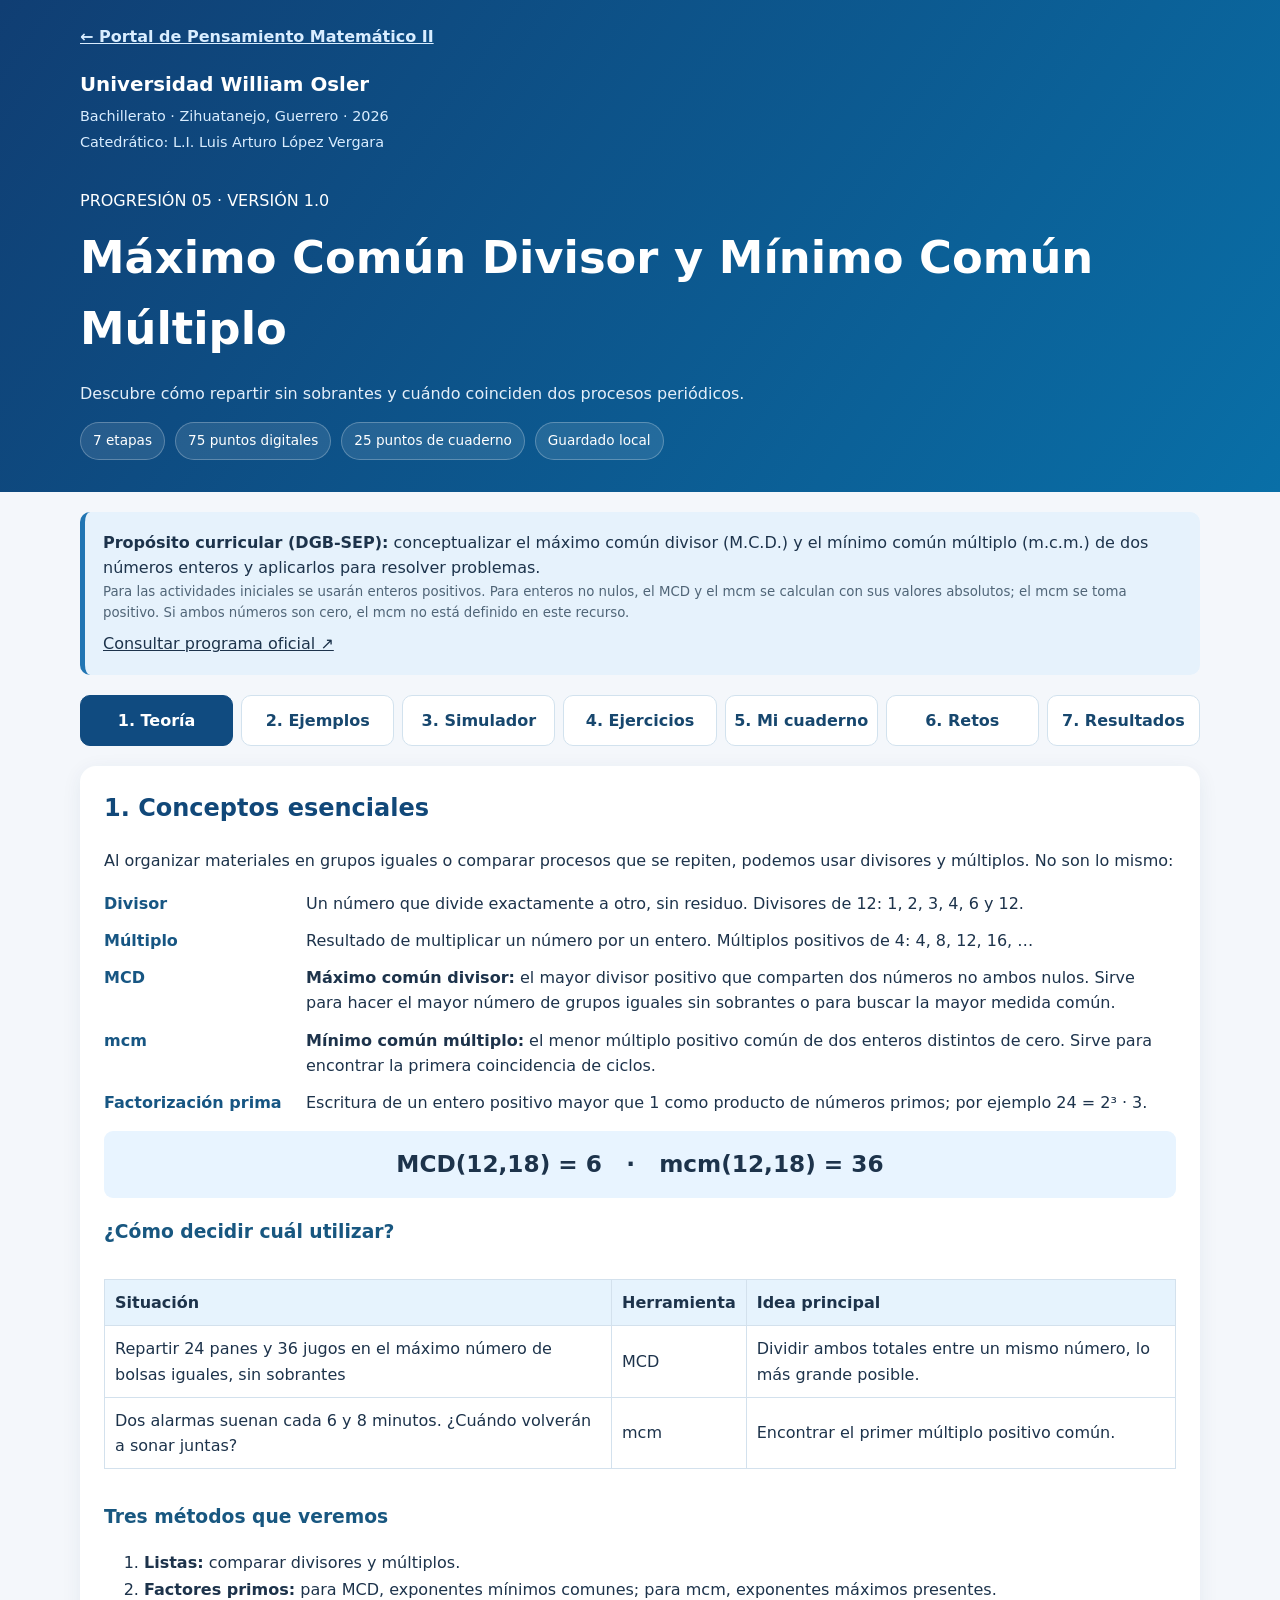
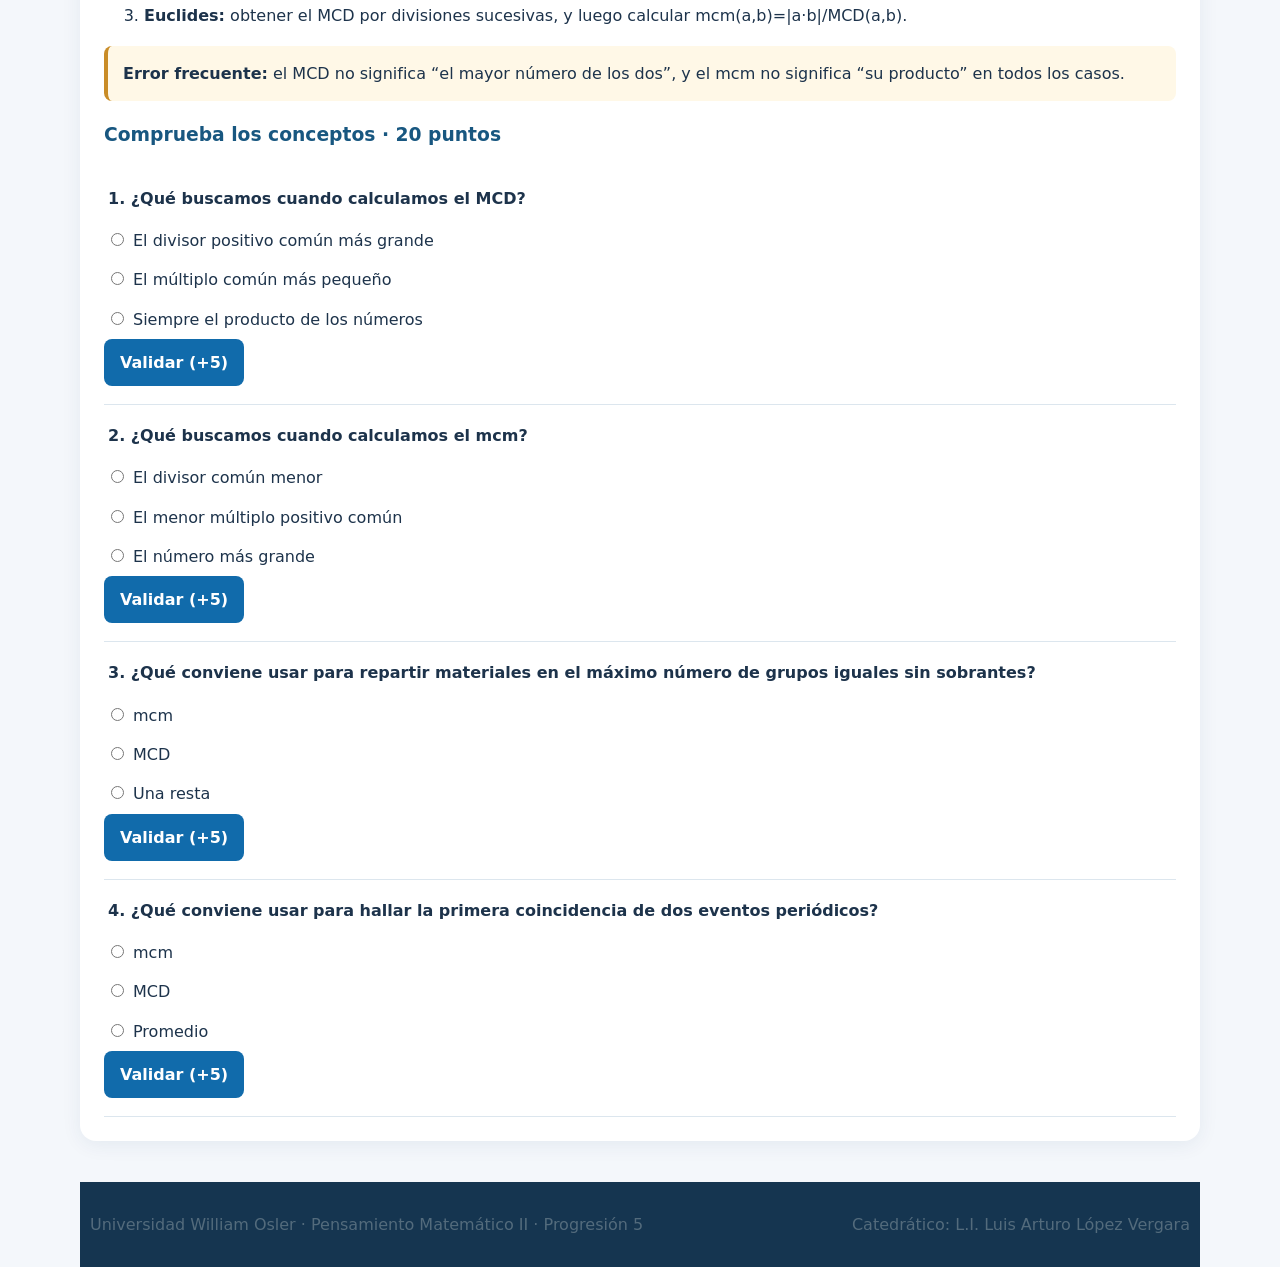
<file: mcd-mcm/index.html>
<!doctype html><html lang="es"><head><meta charset="utf-8"><meta name="viewport" content="width=device-width, initial-scale=1"><meta name="theme-color" content="#103e73"><meta name="description" content="Pensamiento Matemático II. Progresión 5: máximo común divisor y mínimo común múltiplo."><title>Progresión 5 · MCD y mcm | Universidad William Osler</title><link rel="stylesheet" href="../assets/css/estilos.css"><link rel="stylesheet" href="modulo.css"><script src="modulo.js" defer></script></head><body><a class="skip" href="#principal">Saltar al contenido</a>
<header class="lesson-header"><div class="container"><a class="back" href="../index.html">← Portal de Pensamiento Matemático II</a><div class="lesson-identity"><strong>Universidad William Osler</strong><span>Bachillerato · Zihuatanejo, Guerrero · 2026</span><span>Catedrático: L.I. Luis Arturo López Vergara</span></div><div class="heading"><span>PROGRESIÓN 05 · VERSIÓN 1.0</span><h1>Máximo Común Divisor y Mínimo Común Múltiplo</h1><p>Descubre cómo repartir sin sobrantes y cuándo coinciden dos procesos periódicos.</p></div><div class="lesson-stats"><span>7 etapas</span><span>75 puntos digitales</span><span>25 puntos de cuaderno</span><span>Guardado local</span></div></div></header>
<main class="container lesson" id="principal"><div class="goal"><strong>Propósito curricular (DGB-SEP):</strong> conceptualizar el máximo común divisor (M.C.D.) y el mínimo común múltiplo (m.c.m.) de dos números enteros y aplicarlos para resolver problemas. <small>Para las actividades iniciales se usarán enteros positivos. Para enteros no nulos, el MCD y el mcm se calculan con sus valores absolutos; el mcm se toma positivo. Si ambos números son cero, el mcm no está definido en este recurso.</small><a href="https://dgb.sep.gob.mx/storage/recursos/2025/09/HFhKDCTZRZ-Pensamiento-Matematico-II.pdf" target="_blank" rel="noopener noreferrer">Consultar programa oficial ↗</a></div>
<nav class="lesson-nav" aria-label="Etapas de aprendizaje"><button class="tab active" data-section="teoria">1. Teoría</button><button class="tab" data-section="ejemplos">2. Ejemplos</button><button class="tab" data-section="laboratorio">3. Simulador</button><button class="tab" data-section="ejercicios">4. Ejercicios</button><button class="tab" data-section="cuaderno">5. Mi cuaderno</button><button class="tab" data-section="retos">6. Retos</button><button class="tab" data-section="resultados">7. Resultados</button></nav>
<section class="stage visible" id="teoria"><div class="lesson-card"><h2>1. Conceptos esenciales</h2><p>Al organizar materiales en grupos iguales o comparar procesos que se repiten, podemos usar divisores y múltiplos. No son lo mismo:</p><dl class="definitions"><dt>Divisor</dt><dd>Un número que divide exactamente a otro, sin residuo. Divisores de 12: 1, 2, 3, 4, 6 y 12.</dd><dt>Múltiplo</dt><dd>Resultado de multiplicar un número por un entero. Múltiplos positivos de 4: 4, 8, 12, 16, …</dd><dt>MCD</dt><dd><strong>Máximo común divisor:</strong> el mayor divisor positivo que comparten dos números no ambos nulos. Sirve para hacer el mayor número de grupos iguales sin sobrantes o para buscar la mayor medida común.</dd><dt>mcm</dt><dd><strong>Mínimo común múltiplo:</strong> el menor múltiplo positivo común de dos enteros distintos de cero. Sirve para encontrar la primera coincidencia de ciclos.</dd><dt>Factorización prima</dt><dd>Escritura de un entero positivo mayor que 1 como producto de números primos; por ejemplo 24 = 2³ · 3.</dd></dl><div class="formula">MCD(12,18) = 6 &nbsp; · &nbsp; mcm(12,18) = 36</div><h3>¿Cómo decidir cuál utilizar?</h3><div class="tablewrap"><table class="edu-table"><thead><tr><th>Situación</th><th>Herramienta</th><th>Idea principal</th></tr></thead><tbody><tr><td>Repartir 24 panes y 36 jugos en el máximo número de bolsas iguales, sin sobrantes</td><td>MCD</td><td>Dividir ambos totales entre un mismo número, lo más grande posible.</td></tr><tr><td>Dos alarmas suenan cada 6 y 8 minutos. ¿Cuándo volverán a sonar juntas?</td><td>mcm</td><td>Encontrar el primer múltiplo positivo común.</td></tr></tbody></table></div><h3>Tres métodos que veremos</h3><ol><li><strong>Listas:</strong> comparar divisores y múltiplos.</li><li><strong>Factores primos:</strong> para MCD, exponentes mínimos comunes; para mcm, exponentes máximos presentes.</li><li><strong>Euclides:</strong> obtener el MCD por divisiones sucesivas, y luego calcular mcm(a,b)=|a·b|/MCD(a,b).</li></ol><div class="callout"><strong>Error frecuente:</strong> el MCD no significa “el mayor número de los dos”, y el mcm no significa “su producto” en todos los casos.</div><h3>Comprueba los conceptos · 20 puntos</h3><div id="preguntas-conceptos"></div></div></section>
<section class="stage" id="ejemplos"><div class="lesson-card"><h2>2. Ejemplos completamente resueltos</h2>
<article class="worked"><h3>Ejemplo 1. MCD por divisores</h3><p>Calcula MCD(18,24). Divisores de 18: 1,2,3,6,9,18. Divisores de 24: 1,2,3,4,6,8,12,24.</p><p>Divisores comunes: 1,2,3,6. El mayor es <strong>6</strong>. Comprobación: 18÷6=3; 24÷6=4.</p></article>
<article class="worked"><h3>Ejemplo 2. mcm por múltiplos</h3><p>Calcula mcm(6,8). Múltiplos positivos de 6: 6,12,18,<strong>24</strong>,30,… Múltiplos positivos de 8: 8,16,<strong>24</strong>,32,…</p><p>El primer múltiplo positivo común es <strong>24</strong>.</p></article>
<article class="worked"><h3>Ejemplo 3. Factores primos</h3><p>24=2³·3 y 36=2²·3². Para MCD usamos exponentes menores: 2²·3=<strong>12</strong>.</p><p>Para mcm usamos exponentes mayores: 2³·3²=<strong>72</strong>. Comprobación: 12×72=24×36=864.</p></article>
<article class="worked"><h3>Ejemplo 4. Algoritmo de Euclides</h3><p>MCD(84,30): 84=30×2+24; 30=24×1+6; 24=6×4+0.</p><p>El último residuo no nulo es <strong>6</strong>. Por tanto, mcm(84,30)=84×30÷6=<strong>420</strong>.</p></article>
<article class="worked"><h3>Ejemplo 5. Bolsas de material escolar</h3><p>Hay 30 lápices y 42 borradores. Se desea formar el mayor número de bolsas idénticas sin sobrantes.</p><p>MCD(30,42)=<strong>6 bolsas</strong>. En cada bolsa: 30÷6=5 lápices y 42÷6=7 borradores.</p></article>
<article class="worked"><h3>Ejemplo 6. Coincidencia de transportes</h3><p>Dos rutas salen juntas a las 8:00; una pasa cada 12 minutos y la otra cada 18.</p><p>mcm(12,18)=<strong>36 minutos</strong>. Volverán a coincidir a las <strong>8:36</strong>, suponiendo intervalos constantes.</p></article></div></section>
<section class="stage" id="laboratorio"><div class="lesson-card"><h2>3. Laboratorio de MCD y mcm</h2><p>Modifica los valores y compara tres procedimientos. Las entradas del laboratorio admiten enteros positivos de 1 a 180.</p><div class="columns"><div class="example"><label for="numero-a">Primer número: <output id="valor-a">24</output></label><input type="range" id="numero-a" min="1" max="180" value="24"><label for="numero-b">Segundo número: <output id="valor-b">36</output></label><input type="range" id="numero-b" min="1" max="180" value="36"><div id="resumen-calculo" class="resultbox" aria-live="polite"></div><div class="mini-bars" id="visual-relacion" aria-label="Representación de divisibilidad"></div></div><div class="example"><h3>¿Qué método quieres explorar?</h3><label for="metodo">Selecciona un procedimiento</label><select id="metodo"><option value="factores">Factorización prima</option><option value="listas">Divisores y múltiplos</option><option value="euclides">Algoritmo de Euclides</option></select><div id="detalle-metodo" class="resultbox" aria-live="polite"></div></div></div><div class="example"><h3>Prueba los problemas contextualizados</h3><label for="escenario">Situación</label><select id="escenario"><option value="bolsas">Bolsas iguales sin sobrantes (MCD)</option><option value="alarmas">Alarmas periódicas (mcm)</option></select><div id="resultado-contexto" class="resultbox" aria-live="polite"></div><p class="muted">Los resultados se generan localmente; los datos representan modelos didácticos.</p></div></div></section>
<section class="stage" id="ejercicios"><div class="lesson-card"><h2>4. Ejercicios autocorregibles · 30 puntos</h2><p>Resuelve cada ejercicio en tu cuaderno antes de validar. Se acreditan 5 puntos por acierto, sin penalización por reintentos.</p><div id="lista-ejercicios"></div></div></section>
<section class="stage" id="cuaderno"><div class="lesson-card notebook"><h2>5. Mi cuaderno matemático · 25 puntos</h2><p><strong>Obligatorio.</strong> Escribe nombre, fecha, tema y progresión. Las actividades deben mostrar desarrollo, no solo respuestas.</p><div class="worked"><h3>A. Definiciones (5 puntos)</h3><p>Escribe y explica: divisor, múltiplo, número primo, factorización prima, MCD y mcm. Anota la diferencia entre MCD y mcm.</p><h3>B. Ejemplos resueltos (5 puntos)</h3><p>Transcribe y explica <strong>dos</strong> ejemplos de la etapa 2, uno de MCD y otro de mcm, mostrando cada paso y su comprobación.</p><h3>C. Ejercicios para resolver en cuaderno (10 puntos)</h3><ol><li>Encuentra MCD(28,42) mediante divisores.</li><li>Encuentra mcm(9,12) mediante múltiplos.</li><li>Factoriza 40 y 60 en primos; calcula MCD y mcm de ambos.</li><li>Se tienen 48 botellas y 60 vasos. ¿Cuál es el máximo número de paquetes iguales sin sobrantes y cuántos artículos de cada tipo habrá en cada paquete?</li><li>Dos actividades se realizan cada 15 y 20 minutos. Si empiezan juntas, ¿cuántos minutos pasarán hasta la siguiente coincidencia?</li></ol><h3>D. Comprobación y reflexión (5 puntos)</h3><p>Explica con tus palabras cómo distingues si un problema requiere MCD o mcm. Comprueba con un ejemplo la relación MCD(a,b) × mcm(a,b) = a × b para a,b positivos.</p></div><div id="lista-cuaderno-modulo"></div><div class="note-score" id="estado-cuaderno">0/25 puntos declarados; pendientes de revisión docente.</div><button type="button" class="soft" id="imprimir-cuaderno">Imprimir guía</button> <button type="button" class="soft" id="reiniciar-cuaderno">Desmarcar cuaderno</button><p class="muted">Las casillas representan actividades declaradas por el alumno; no acreditan puntos oficiales automáticamente. El catedrático revisa y asigna la calificación correspondiente.</p></div></section>
<section class="stage" id="retos"><div class="lesson-card"><h2>6. Retos gamificados · 25 puntos</h2><h3>Tres misiones · 15 puntos</h3><div id="lista-retos"></div><h3>Interpretación matemática · 10 puntos</h3><div id="lista-explicacion"></div></div></section>
<section class="stage" id="resultados"><div class="lesson-card"><h2>7. Resultados y avance</h2><div class="scoregrid"><div><strong id="puntos-digitales">0 / 75</strong><span>Puntos digitales</span></div><div><strong id="puntos-cuaderno">0 / 25</strong><span>Cuaderno declarado (sin validar)</span></div><div><strong id="puntos-total">0 / 100</strong><span>Puntos digitales acreditados</span></div></div><div class="progress-track"><div class="progress-fill" id="barra-modulo"></div></div><p id="detalle-puntos"></p><div class="callout"><strong>Importante:</strong> la puntuación en este navegador no es una calificación institucional. Los 25 puntos de cuaderno serán determinados por el catedrático tras revisar evidencias.</div><button class="soft" id="reiniciar-modulo">Reiniciar progreso local</button><p class="muted">Los avances digitales se guardan solo en este navegador, y pueden borrarse al eliminar datos del sitio.</p></div></section></main><footer class="container lesson-footer"><span>Universidad William Osler · Pensamiento Matemático II · Progresión 5</span><span>Catedrático: L.I. Luis Arturo López Vergara</span></footer></body></html>
</file>
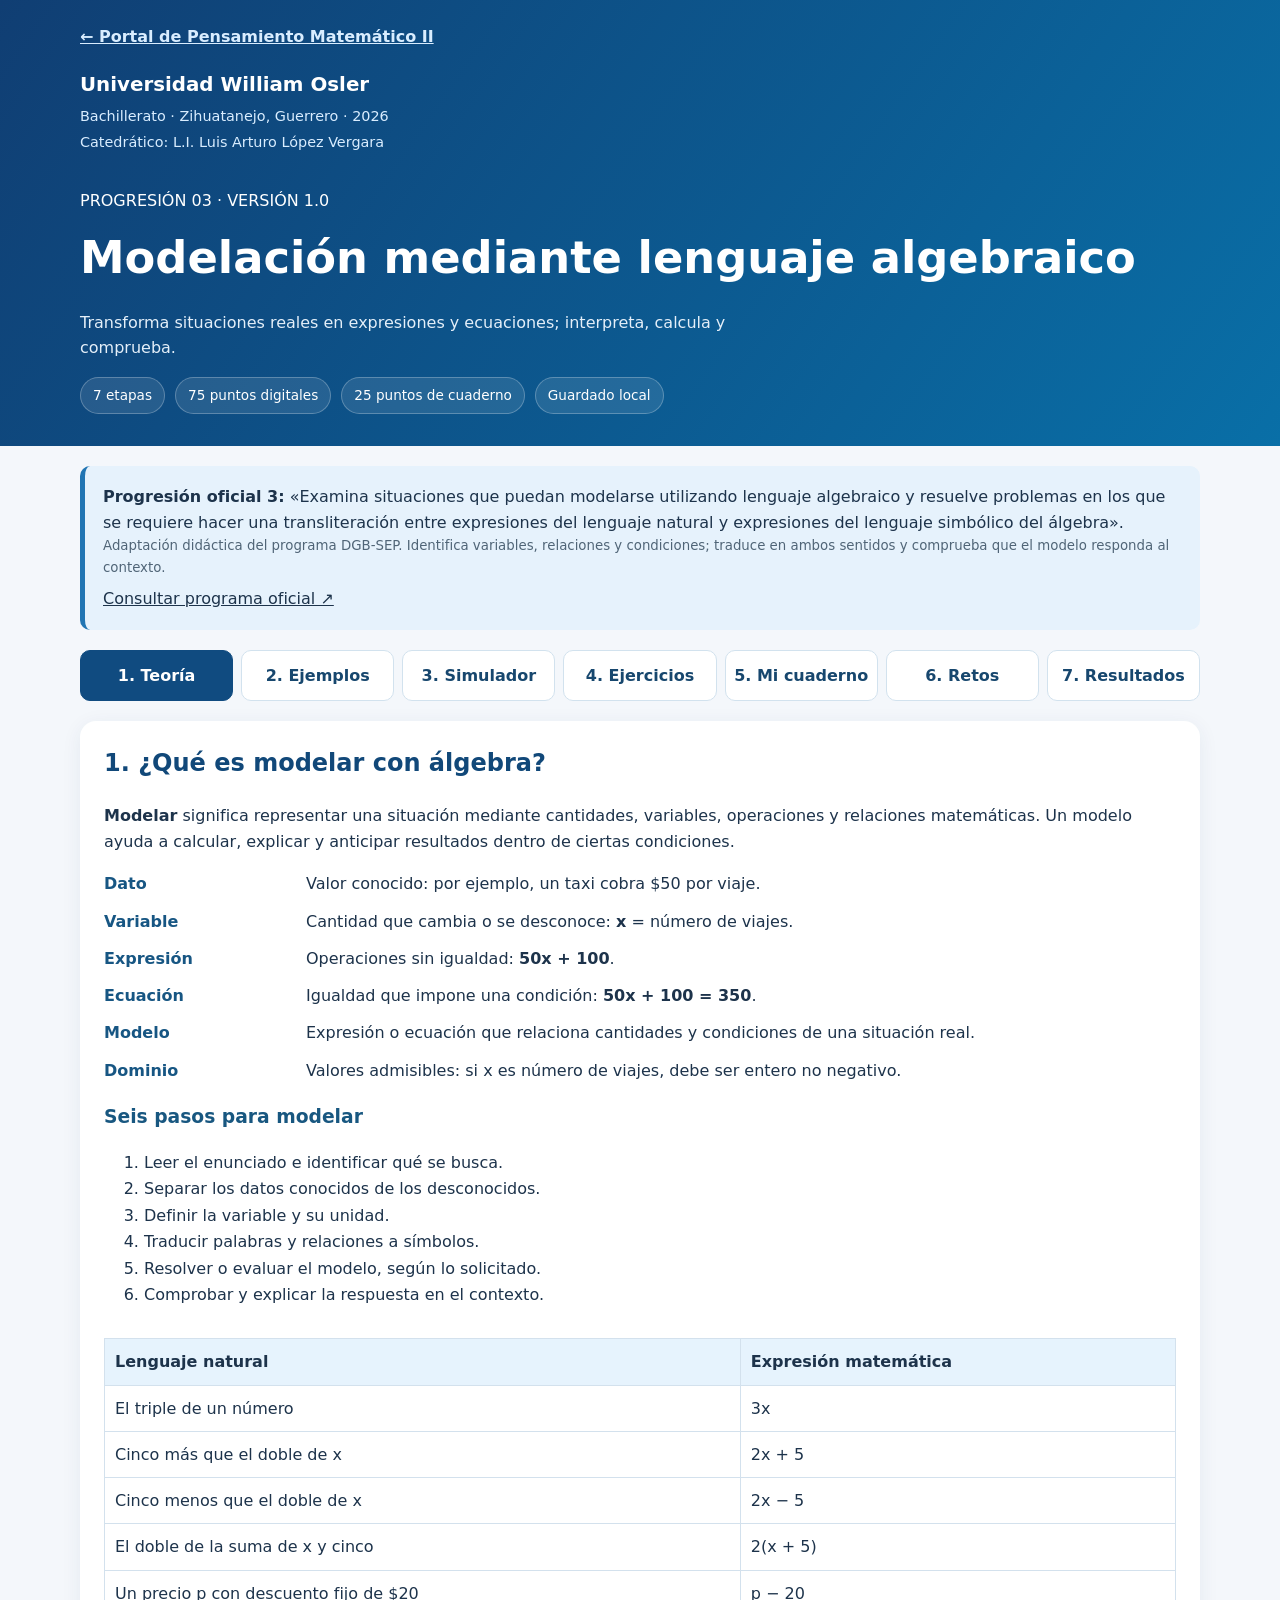
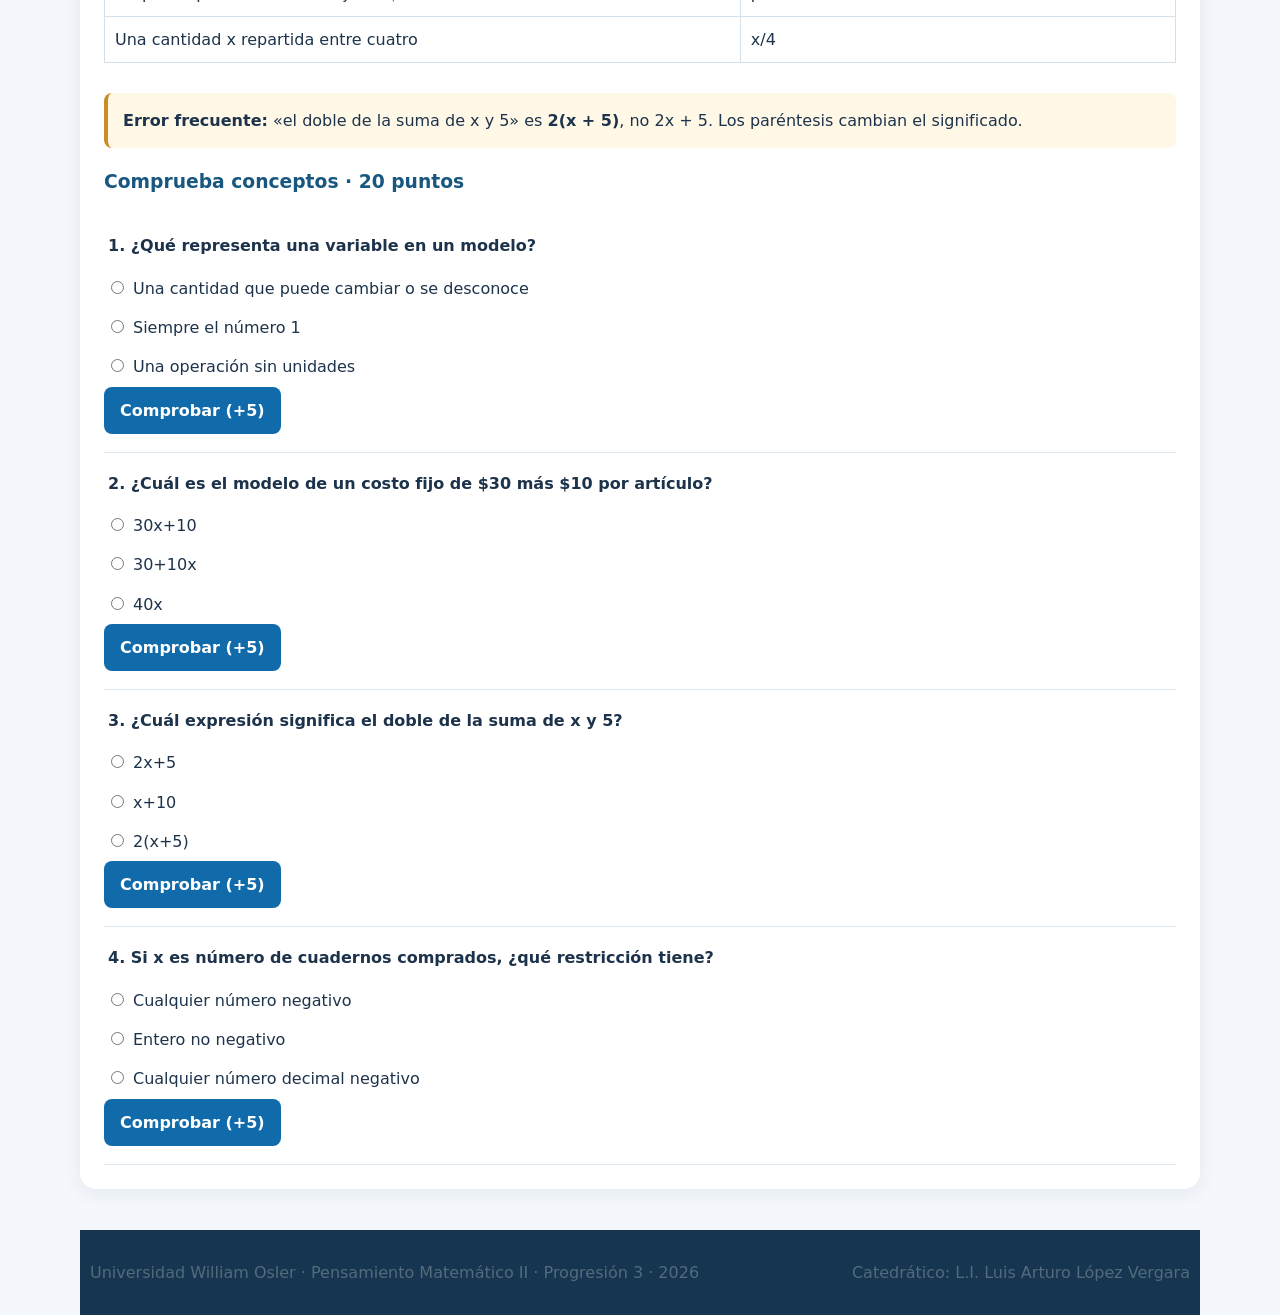
<file: modelacion-algebraica/index.html>
<!doctype html><html lang="es"><head><meta charset="utf-8"><meta name="viewport" content="width=device-width,initial-scale=1"><meta name="theme-color" content="#103e73"><meta name="description" content="Progresión 3 Pensamiento Matemático II: modelación con lenguaje algebraico, ejemplos resueltos y cuaderno."><title>Progresión 3 · Modelación algebraica | William Osler</title><link rel="stylesheet" href="../assets/css/estilos.css"><link rel="stylesheet" href="modulo.css"><script defer src="modulo.js"></script></head><body><a class="skip" href="#principal">Saltar al contenido</a><header class="lesson-header"><div class="container"><a class="back" href="../index.html">← Portal de Pensamiento Matemático II</a><div class="lesson-identity"><strong>Universidad William Osler</strong><span>Bachillerato · Zihuatanejo, Guerrero · 2026</span><span>Catedrático: L.I. Luis Arturo López Vergara</span></div><div class="heading"><span>PROGRESIÓN 03 · VERSIÓN 1.0</span><h1>Modelación mediante lenguaje algebraico</h1><p>Transforma situaciones reales en expresiones y ecuaciones; interpreta, calcula y comprueba.</p></div><div class="lesson-stats"><span>7 etapas</span><span>75 puntos digitales</span><span>25 puntos de cuaderno</span><span>Guardado local</span></div></div></header><main class="container lesson" id="principal"><div class="goal"><strong>Progresión oficial 3:</strong> «Examina situaciones que puedan modelarse utilizando lenguaje algebraico y resuelve problemas en los que se requiere hacer una transliteración entre expresiones del lenguaje natural y expresiones del lenguaje simbólico del álgebra». <small>Adaptación didáctica del programa DGB-SEP. Identifica variables, relaciones y condiciones; traduce en ambos sentidos y comprueba que el modelo responda al contexto.</small><a href="https://dgb.sep.gob.mx/storage/recursos/2025/09/HFhKDCTZRZ-Pensamiento-Matematico-II.pdf" target="_blank" rel="noopener noreferrer">Consultar programa oficial ↗</a></div><nav class="lesson-nav" aria-label="Etapas"><button class="tab active" type="button" data-section="teoria">1. Teoría</button><button class="tab" type="button" data-section="ejemplos">2. Ejemplos</button><button class="tab" type="button" data-section="simulador">3. Simulador</button><button class="tab" type="button" data-section="practica">4. Ejercicios</button><button class="tab" type="button" data-section="cuaderno">5. Mi cuaderno</button><button class="tab" type="button" data-section="reto">6. Retos</button><button class="tab" type="button" data-section="resultados">7. Resultados</button></nav>
<section class="stage visible" id="teoria"><div class="lesson-card"><h2>1. ¿Qué es modelar con álgebra?</h2><p><strong>Modelar</strong> significa representar una situación mediante cantidades, variables, operaciones y relaciones matemáticas. Un modelo ayuda a calcular, explicar y anticipar resultados dentro de ciertas condiciones.</p><dl class="definitions"><dt>Dato</dt><dd>Valor conocido: por ejemplo, un taxi cobra $50 por viaje.</dd><dt>Variable</dt><dd>Cantidad que cambia o se desconoce: <strong>x</strong> = número de viajes.</dd><dt>Expresión</dt><dd>Operaciones sin igualdad: <strong>50x + 100</strong>.</dd><dt>Ecuación</dt><dd>Igualdad que impone una condición: <strong>50x + 100 = 350</strong>.</dd><dt>Modelo</dt><dd>Expresión o ecuación que relaciona cantidades y condiciones de una situación real.</dd><dt>Dominio</dt><dd>Valores admisibles: si x es número de viajes, debe ser entero no negativo.</dd></dl><h3>Seis pasos para modelar</h3><ol><li>Leer el enunciado e identificar qué se busca.</li><li>Separar los datos conocidos de los desconocidos.</li><li>Definir la variable y su unidad.</li><li>Traducir palabras y relaciones a símbolos.</li><li>Resolver o evaluar el modelo, según lo solicitado.</li><li>Comprobar y explicar la respuesta en el contexto.</li></ol><div class="tablewrap"><table class="edu-table"><thead><tr><th>Lenguaje natural</th><th>Expresión matemática</th></tr></thead><tbody><tr><td>El triple de un número</td><td>3x</td></tr><tr><td>Cinco más que el doble de x</td><td>2x + 5</td></tr><tr><td>Cinco menos que el doble de x</td><td>2x − 5</td></tr><tr><td>El doble de la suma de x y cinco</td><td>2(x + 5)</td></tr><tr><td>Un precio p con descuento fijo de $20</td><td>p − 20</td></tr><tr><td>Una cantidad x repartida entre cuatro</td><td>x/4</td></tr></tbody></table></div><div class="callout"><strong>Error frecuente:</strong> «el doble de la suma de x y 5» es <strong>2(x + 5)</strong>, no 2x + 5. Los paréntesis cambian el significado.</div><h3>Comprueba conceptos · 20 puntos</h3><div id="conceptos-preguntas"></div></div></section>
<section class="stage" id="ejemplos"><div class="lesson-card"><h2>2. Ejemplos resueltos paso a paso</h2>
<article class="worked"><h3>Ejemplo 1. Taxi en Zihuatanejo</h3><p>Un conductor tiene un costo fijo de $100 y obtiene $50 por cada viaje. ¿Cómo representar la cantidad total después de x viajes?</p><p><strong>1. Variable:</strong> x = número de viajes (entero no negativo).</p><p><strong>2. Relación:</strong> total = costo fijo + 50 por cada viaje.</p><p><strong>3. Modelo:</strong> <strong>T(x)=100 + 50x</strong>.</p><p><strong>4. Evaluación:</strong> con 6 viajes, T(6)=100+50(6)=<strong>400</strong> pesos.</p><p><strong>5. Comprobación:</strong> $100 más seis grupos de $50 son $400. Este ejemplo solo representa una suma de cantidades, no una utilidad neta.</p></article>
<article class="worked"><h3>Ejemplo 2. Datos móviles para videojuegos</h3><p>Una aplicación utiliza 2 GB iniciales y 0.5 GB por hora de juego. ¿Cuánto consume tras h horas?</p><p><strong>Variable:</strong> h = horas de uso (h ≥ 0).</p><p><strong>Modelo:</strong> <strong>D(h)=2+0.5h</strong> GB.</p><p>Para h=4: D(4)=2+0.5(4)=<strong>4 GB</strong>.</p><p>Interpretación: los 2 GB iniciales son constantes; el consumo adicional crece con las horas.</p></article>
<article class="worked"><h3>Ejemplo 3. Compra de cuadernos</h3><p>Se compran x cuadernos a $20 cada uno y se paga un envío de $30. Si el total fue de $150, ¿cuántos se compraron?</p><p><strong>Modelo:</strong> 20x+30=150.</p><p><strong>Resolución:</strong> 20x=120; x=120/20=<strong>6 cuadernos</strong>.</p><p><strong>Comprobación:</strong> 20(6)+30=150. La respuesta es entera y tiene sentido.</p></article>
<article class="worked"><h3>Ejemplo 4. Área de un jardín</h3><p>El largo de un jardín es tres metros más que su ancho x. ¿Cómo representamos su área?</p><p><strong>Ancho:</strong> x metros. <strong>Largo:</strong> x+3 metros, con x &gt; 0.</p><p><strong>Modelo:</strong> A(x)=x(x+3)=<strong>x²+3x</strong> m².</p><p>Si x=4, A=4(7)=<strong>28 m²</strong>. La expresión factorizada muestra las dimensiones y la desarrollada es equivalente.</p></article>
<div class="callout">En el cuaderno escribe los datos, la variable con su unidad, el modelo, los pasos y la comprobación de al menos dos ejemplos completos.</div></div></section>
<section class="stage" id="simulador"><div class="lesson-card"><h2>3. Laboratorio interactivo de modelación</h2><p>Selecciona una situación, cambia la variable y observa cómo la expresión calcula el resultado. Registra tres pares de valores y explica qué significa cada término.</p><label class="lab-label" for="escenario">Situación</label><select id="escenario"><option value="taxi">Taxi: $100 fijos más $50 por viaje</option><option value="datos">Datos móviles: 2 GB iniciales más 0.5 GB por hora</option><option value="cuadernos">Cuadernos: $30 de envío más $20 por cuaderno</option><option value="jardin">Jardín: ancho x, largo x + 3</option></select><label class="lab-label" for="variable">Valor de <span id="variable-nombre">x</span>: <output id="variable-valor">4</output> <span id="variable-unidad"></span></label><input type="range" id="variable" min="0" max="15" value="4" step="1" style="width:100%"><div class="columns"><div class="example accent"><strong>Modelo algebraico</strong><div id="expresion-modelo" class="big-expression"></div><p id="significado-modelo"></p></div><div class="example accent"><strong>Resultado para el valor elegido</strong><div id="resultado-modelo" class="big-expression"></div><p id="interpretacion-modelo"></p></div></div><h3>Tabla de valores</h3><div class="tablewrap"><table class="edu-table" id="tabla-modelo"><thead><tr><th>Valor de la variable</th><th>Resultado</th></tr></thead><tbody></tbody></table></div><div class="callout">Reflexiona: ¿qué parte permanece fija?, ¿qué parte cambia?, ¿qué valores serían imposibles en este contexto?</div></div></section>
<section class="stage" id="practica"><div class="lesson-card"><h2>4. Ejercicios interactivos · 30 puntos</h2><p>Seis ejercicios de cinco puntos. Escribe el modelo solicitado o el valor de la incógnita. Utiliza x sin espacios innecesarios; también se aceptan notaciones equivalentes indicadas en cada problema. Si te equivocas puedes intentar de nuevo.</p><div id="ejercicios-lista"></div></div></section>
<section class="stage" id="cuaderno"><div class="lesson-card notebook"><h2>5. Mi cuaderno matemático · 25 puntos</h2><p>Esta evidencia es <strong>obligatoria</strong>. Marca lo que ya realizaste y presenta tu cuaderno al catedrático. <strong>Las casillas no conceden puntos oficiales</strong>; solo indican trabajo declarado pendiente de revisión.</p><h3>A. Definiciones · 5 puntos</h3><p>Copia y explica con tus palabras: modelo matemático, dato, variable, expresión algebraica, ecuación y comprobación. Escribe un ejemplo de cada concepto.</p><h3>B. Ejemplos resueltos · 5 puntos</h3><p>Transcribe y desarrolla completamente los ejemplos 1 (Taxi) y 3 (Cuadernos). Identifica datos, variable, operaciones, unidades, resultado y comprobación.</p><h3>C. Ejercicios para resolver a mano · 10 puntos</h3><ol><li>Un videojuego entrega 15 monedas por partida y 20 de regalo inicial. Escribe M(x) y calcula M(6).</li><li>Una suscripción cobra $80 al mes más $15 por película. Modela C(x) y calcula C(4).</li><li>Un alumno compra x lápices de $8 y paga $12 de envío. Si gastó $76, plantea y resuelve la ecuación.</li><li>Un rectángulo tiene ancho x y largo x+5. Escribe y desarrolla la fórmula del área. Calcula para x=3.</li><li>Explica con un ejemplo por qué 3(x+2) y 3x+2 representan situaciones diferentes.</li></ol><h3>D. Interpretación y reflexión · 5 puntos</h3><p>Escoge un ejercicio, explica por qué el modelo representa correctamente la situación, qué valores puede tomar la variable y cómo comprobaste el resultado.</p><h3>Lista de verificación</h3><div id="lista-cuaderno-modulo"></div><div class="note-score" id="cuaderno-marcado" aria-live="polite"></div><button type="button" class="soft" id="imprimir-cuaderno">Imprimir actividades</button> <button type="button" class="soft" id="reiniciar-cuaderno">Desmarcar cuaderno</button><p class="muted">La verificación presencial y asignación de puntos del cuaderno las realiza el catedrático.</p></div></section>
<section class="stage" id="reto"><div class="lesson-card"><h2>6. Misiones de modelación · 15 puntos</h2><p>Resuelve las tres situaciones y selecciona el modelo correcto.</p><div id="retos-lista"></div><h2>Explicación y comprobación · 10 puntos</h2><p>Dos preguntas de interpretación para comprobar que comprendes el modelo, no solo que puedes calcular.</p><div id="explicacion-lista"></div></div></section>
<section class="stage" id="resultados"><div class="lesson-card"><h2>7. Mi avance en la Progresión 3</h2><div class="scoregrid"><div><strong id="puntos-digitales">0 / 75</strong><span>Puntos digitales acreditados</span></div><div><strong id="puntos-cuaderno-pendientes">0 / 25</strong><span>Cuaderno declarado, pendiente de revisión</span></div><div><strong id="puntos-validos">0 / 100</strong><span>Puntos digitales en la escala total</span></div></div><div class="progress-track"><div class="progress-fill" id="barra-modulo"></div></div><p id="resumen-detalle" aria-live="polite"></p><div class="callout"><strong>Importante:</strong> los puntos digitales se registran únicamente en este navegador y no equivalen a una calificación institucional. El avance de cuaderno es una declaración del estudiante hasta que el catedrático valide el trabajo escrito.</div><button type="button" class="soft" id="reiniciar-modulo">Reiniciar progresión</button><p><a href="../index.html">← Regresar al portal</a> · <a href="../sintaxis-algebraica/">← Progresión 2</a></p></div></section></main><footer class="container lesson-footer"><span>Universidad William Osler · Pensamiento Matemático II · Progresión 3 · 2026</span><span>Catedrático: L.I. Luis Arturo López Vergara</span></footer></body></html>
</file>
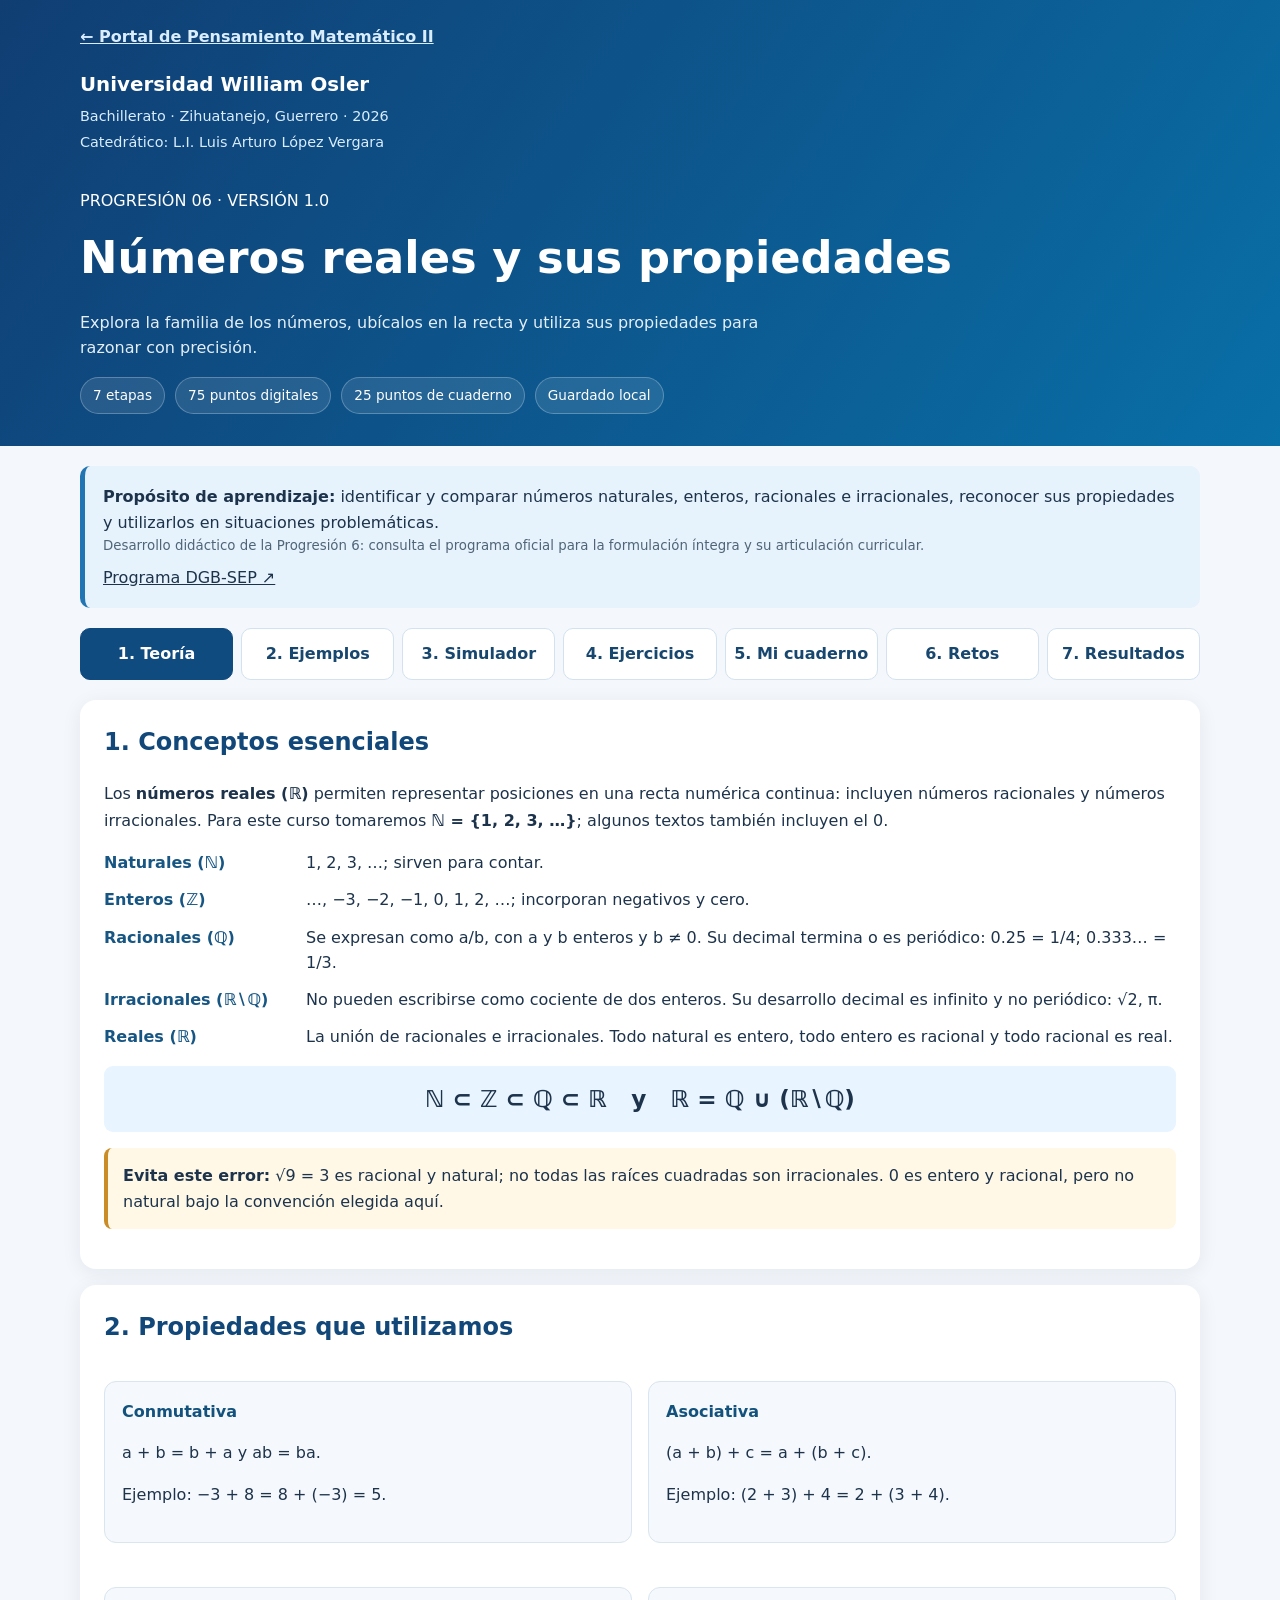
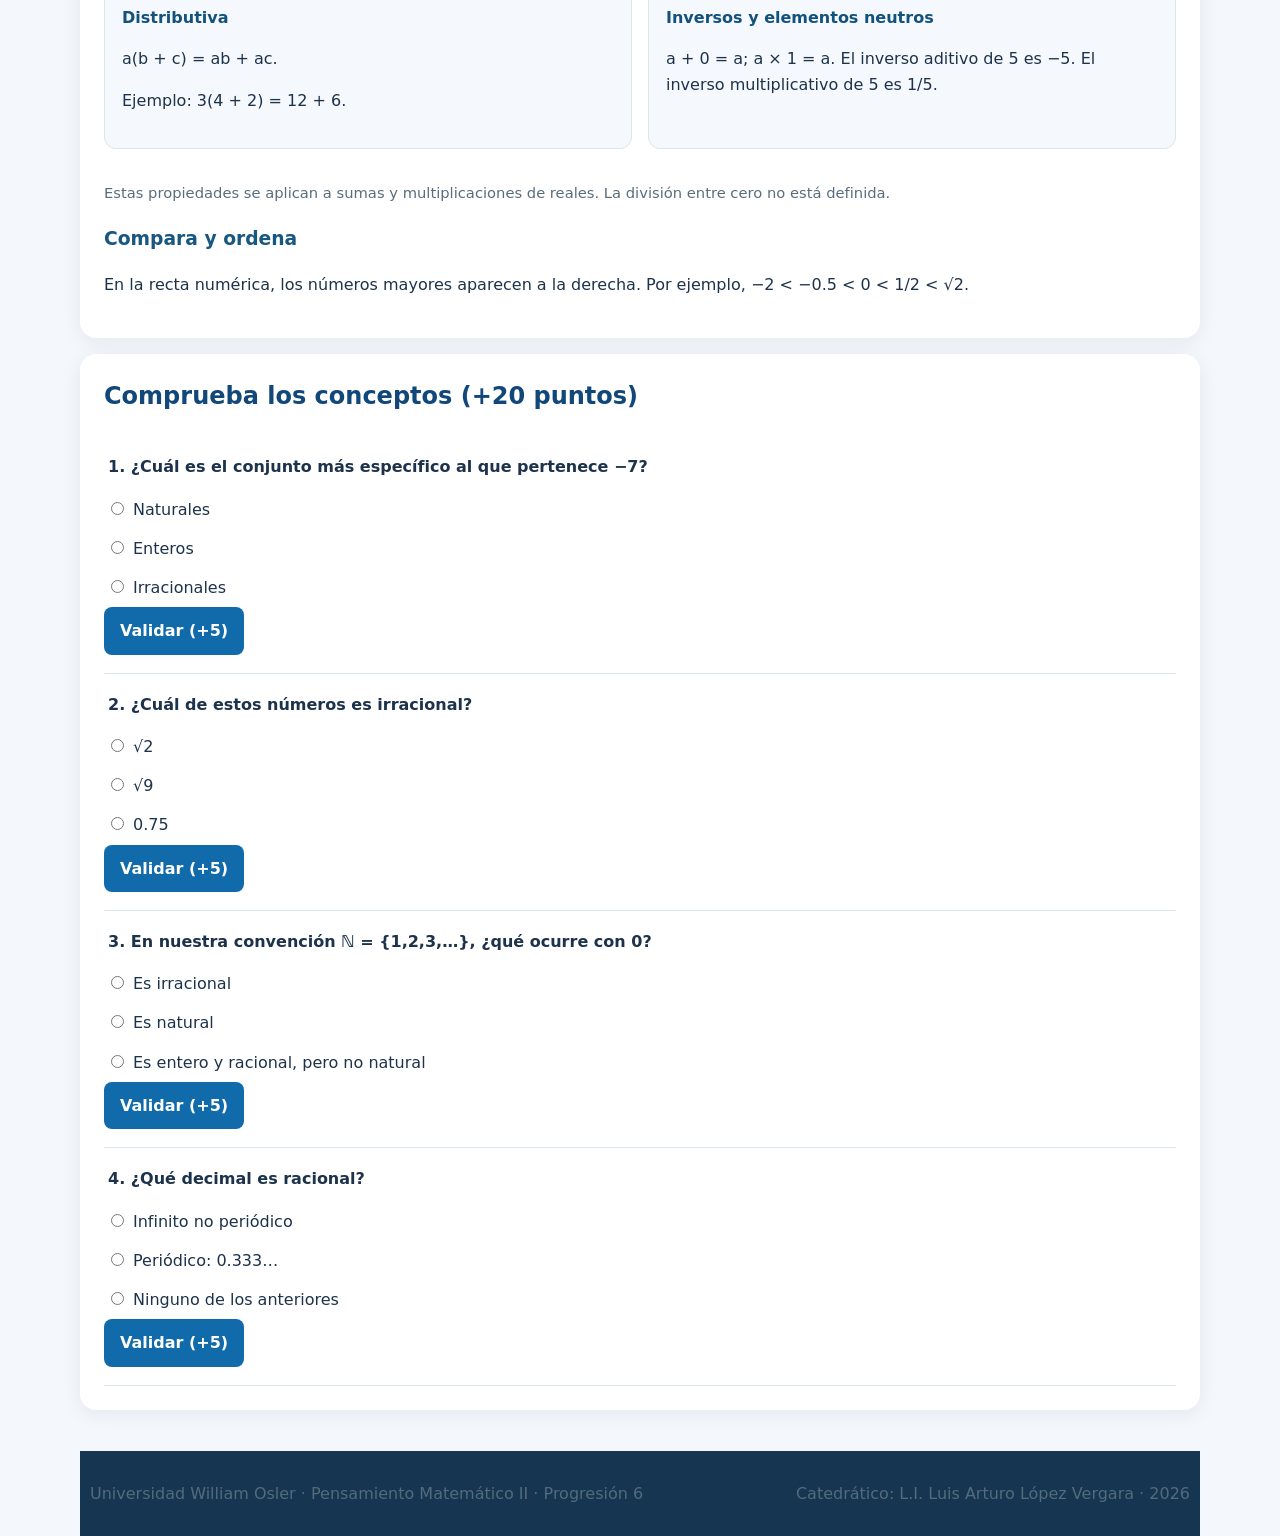
<file: numeros-reales/index.html>
<!doctype html><html lang="es"><head><meta charset="utf-8"><meta name="viewport" content="width=device-width, initial-scale=1"><meta name="theme-color" content="#103e73"><meta name="description" content="Progresión 6 de Pensamiento Matemático II: números reales, clasificación y propiedades."><title>Progresión 6 · Números reales | Universidad William Osler</title><link rel="stylesheet" href="../assets/css/estilos.css"><link rel="stylesheet" href="modulo.css"><script defer src="modulo.js"></script></head><body><a class="skip" href="#principal">Saltar al contenido</a>
<header class="lesson-header"><div class="container"><a class="back" href="../index.html">← Portal de Pensamiento Matemático II</a><div class="lesson-identity"><strong>Universidad William Osler</strong><span>Bachillerato · Zihuatanejo, Guerrero · 2026</span><span>Catedrático: L.I. Luis Arturo López Vergara</span></div><div class="heading"><span>PROGRESIÓN 06 · VERSIÓN 1.0</span><h1>Números reales y sus propiedades</h1><p>Explora la familia de los números, ubícalos en la recta y utiliza sus propiedades para razonar con precisión.</p></div><div class="lesson-stats"><span>7 etapas</span><span>75 puntos digitales</span><span>25 puntos de cuaderno</span><span>Guardado local</span></div></div></header>
<main class="container lesson" id="principal"><div class="goal"><strong>Propósito de aprendizaje:</strong> identificar y comparar números naturales, enteros, racionales e irracionales, reconocer sus propiedades y utilizarlos en situaciones problemáticas. <small>Desarrollo didáctico de la Progresión 6: consulta el programa oficial para la formulación íntegra y su articulación curricular.</small><a href="https://dgb.sep.gob.mx/storage/recursos/2025/09/HFhKDCTZRZ-Pensamiento-Matematico-II.pdf" target="_blank" rel="noopener noreferrer">Programa DGB-SEP ↗</a></div>
<nav class="lesson-nav" aria-label="Etapas de aprendizaje"><button type="button" class="tab active" data-section="teoria">1. Teoría</button><button type="button" class="tab" data-section="ejemplos">2. Ejemplos</button><button type="button" class="tab" data-section="laboratorio">3. Simulador</button><button type="button" class="tab" data-section="ejercicios">4. Ejercicios</button><button type="button" class="tab" data-section="cuaderno">5. Mi cuaderno</button><button type="button" class="tab" data-section="retos">6. Retos</button><button type="button" class="tab" data-section="resultados">7. Resultados</button></nav>
<section class="stage visible" id="teoria"><div class="lesson-card"><h2>1. Conceptos esenciales</h2><p>Los <strong>números reales (ℝ)</strong> permiten representar posiciones en una recta numérica continua: incluyen números racionales y números irracionales. Para este curso tomaremos <strong>ℕ = {1, 2, 3, …}</strong>; algunos textos también incluyen el 0.</p><dl class="definitions"><dt>Naturales (ℕ)</dt><dd>1, 2, 3, …; sirven para contar.</dd><dt>Enteros (ℤ)</dt><dd>…, −3, −2, −1, 0, 1, 2, …; incorporan negativos y cero.</dd><dt>Racionales (ℚ)</dt><dd>Se expresan como a/b, con a y b enteros y b ≠ 0. Su decimal termina o es periódico: 0.25 = 1/4; 0.333… = 1/3.</dd><dt>Irracionales (ℝ∖ℚ)</dt><dd>No pueden escribirse como cociente de dos enteros. Su desarrollo decimal es infinito y no periódico: √2, π.</dd><dt>Reales (ℝ)</dt><dd>La unión de racionales e irracionales. Todo natural es entero, todo entero es racional y todo racional es real.</dd></dl><div class="formula">ℕ ⊂ ℤ ⊂ ℚ ⊂ ℝ &nbsp; y &nbsp; ℝ = ℚ ∪ (ℝ∖ℚ)</div><div class="callout"><strong>Evita este error:</strong> √9 = 3 es racional y natural; no todas las raíces cuadradas son irracionales. 0 es entero y racional, pero no natural bajo la convención elegida aquí.</div></div><div class="lesson-card"><h2>2. Propiedades que utilizamos</h2><div class="columns"><div class="example"><strong>Conmutativa</strong><p>a + b = b + a y ab = ba.</p><p>Ejemplo: −3 + 8 = 8 + (−3) = 5.</p></div><div class="example"><strong>Asociativa</strong><p>(a + b) + c = a + (b + c).</p><p>Ejemplo: (2 + 3) + 4 = 2 + (3 + 4).</p></div><div class="example"><strong>Distributiva</strong><p>a(b + c) = ab + ac.</p><p>Ejemplo: 3(4 + 2) = 12 + 6.</p></div><div class="example"><strong>Inversos y elementos neutros</strong><p>a + 0 = a; a × 1 = a. El inverso aditivo de 5 es −5. El inverso multiplicativo de 5 es 1/5.</p></div></div><p class="muted">Estas propiedades se aplican a sumas y multiplicaciones de reales. La división entre cero no está definida.</p><h3>Compara y ordena</h3><p>En la recta numérica, los números mayores aparecen a la derecha. Por ejemplo, −2 &lt; −0.5 &lt; 0 &lt; 1/2 &lt; √2.</p></div><div class="lesson-card"><h2>Comprueba los conceptos (+20 puntos)</h2><div id="preguntas-conceptos"></div></div></section>
<section class="stage" id="ejemplos"><div class="lesson-card"><h2>Ejemplos resueltos paso a paso</h2><article class="worked"><h3>Ejemplo 1. Clasificar −6</h3><ol><li>Es negativo: no pertenece a ℕ.</li><li>Es entero: −6 ∈ ℤ.</li><li>Puede escribirse −6/1: pertenece a ℚ.</li><li>Por lo tanto, también pertenece a ℝ.</li></ol><strong>Conjunto más específico: enteros.</strong></article><article class="worked"><h3>Ejemplo 2. Convertir 0.75 en fracción</h3><ol><li>0.75 = 75/100.</li><li>Divide numerador y denominador entre 25.</li><li>75/100 = 3/4.</li><li>Como es un cociente de enteros con denominador distinto de cero, es racional.</li></ol></article><article class="worked"><h3>Ejemplo 3. Comparar −3/2 y −1.2</h3><ol><li>−3/2 = −1.5.</li><li>En la recta, −1.5 queda a la izquierda de −1.2.</li><li>Concluimos −3/2 &lt; −1.2.</li></ol></article><article class="worked"><h3>Ejemplo 4. Reconocer una raíz exacta</h3><ol><li>√49 = 7 porque 7 × 7 = 49.</li><li>7 es natural, entero, racional y real.</li><li>En cambio √2 no se expresa como fracción exacta de enteros: es irracional.</li></ol></article><article class="worked"><h3>Ejemplo 5. Propiedad distributiva en una compra</h3><ol><li>Cuatro paquetes incluyen un cuaderno de $25 y un lápiz de $5.</li><li>Costo = 4(25 + 5).</li><li>Distributiva: 4 × 25 + 4 × 5 = 100 + 20.</li><li>Total: $120.</li></ol></article><article class="worked"><h3>Ejemplo 6. Temperatura y cambio</h3><ol><li>Una temperatura de −4 °C aumenta 7 °C.</li><li>Representamos −4 + 7.</li><li>Resultado = 3 °C: un número entero y real.</li></ol></article></div></section>
<section class="stage" id="laboratorio"><div class="lesson-card"><h2>3. Laboratorio interactivo</h2><p>Experimenta y explica con tus palabras; los simuladores sirven para visualizar, no sustituyen la operación en el cuaderno.</p><div class="example accent"><h3>A. Clasificador de números</h3><label class="lab-label" for="numero-tipo">Selecciona un número</label><select id="numero-tipo"><option value="7">7</option><option value="-4">−4</option><option value="0">0</option><option value="0.75">0.75 = 3/4</option><option value="repetido">0.333… = 1/3</option><option value="sqrt9">√9</option><option value="sqrt2">√2</option><option value="pi">π</option><option value="-sqrt16">−√16</option></select><div class="resultbox" aria-live="polite" id="clasificacion"></div></div><div class="example"><h3>B. Recta numérica</h3><div class="columns"><div><label class="lab-label" for="posicion">Valor decimal: <output id="posicion-valor">−1.5</output></label><input id="posicion" type="range" min="-5" max="5" step="0.25" value="-1.5"></div><div><label class="lab-label" for="referencia">Comparar contra</label><select id="referencia"><option value="0">0</option><option value="0.5">1/2</option><option value="1.4142135623730951">√2</option><option value="-2">−2</option><option value="3.141592653589793">π</option></select></div></div><canvas id="recta" width="940" height="200" role="img" aria-label="Recta numérica de menos cinco a cinco con dos valores señalados"></canvas><div id="comparacion" class="resultbox" aria-live="polite"></div></div><div class="example"><h3>C. Laboratorio de propiedades</h3><div class="columns"><div><label class="lab-label" for="prop-a">Valor de a: <output id="prop-av">3</output></label><input type="range" id="prop-a" min="-10" max="10" value="3"></div><div><label class="lab-label" for="prop-b">Valor de b: <output id="prop-bv">4</output></label><input type="range" id="prop-b" min="-10" max="10" value="4"></div></div><label class="lab-label" for="propiedad">Selecciona una propiedad</label><select id="propiedad"><option value="conmutativa">Conmutativa de la suma</option><option value="distributiva">Distributiva: 2(a + b)</option><option value="inverso">Inverso aditivo de a</option></select><div class="resultbox" id="resultado-propiedad" aria-live="polite"></div></div></div></section>
<section class="stage" id="ejercicios"><div class="lesson-card"><h2>4. Ejercicios de práctica (+30 puntos)</h2><p>Resuelve seis ejercicios. Cada acierto vale cinco puntos. Los ejercicios se validan automáticamente, pero debes mostrar tu procedimiento en el cuaderno.</p><div id="lista-ejercicios"></div></div></section>
<section class="stage" id="cuaderno"><div class="lesson-card notebook"><h2>5. Mi cuaderno matemático (25 puntos)</h2><p><strong>Actividad obligatoria.</strong> Trabaja a mano y entrega tus evidencias al catedrático. Las casillas sirven para señalar trabajo preparado, no para otorgar calificaciones institucionales.</p><div class="example"><h3>A. Definiciones para transcribir</h3><p>Escribe con tus propias palabras: ℕ, ℤ, ℚ, irracionales, ℝ, decimal exacto, decimal periódico, propiedad conmutativa y distributiva.</p><h3>B. Ejemplos resueltos para explicar</h3><p>Desarrolla en el cuaderno: (1) la clasificación de −6; (2) la conversión 0.75 = 3/4; (3) la comparación −3/2 &lt; −1.2. Anota cada paso y la conclusión.</p><h3>C. Ejercicios nuevos para resolver, sin copiar resultados</h3><ol><li>Clasifica −12 en los conjuntos que le correspondan.</li><li>Convierte 0.625 a una fracción irreducible.</li><li>Ordena de menor a mayor: −2, 0, 1/2, −1.5, √4.</li><li>Identifica si √25, √3 y −√36 son racionales o irracionales; justifica.</li><li>Aplica la distributiva para calcular 6(15 + 4).</li></ol><h3>D. Reflexión</h3><p>Explica por qué todo entero es racional, pero no todo racional es entero. Presenta un contraejemplo.</p></div><div id="lista-cuaderno-modulo"></div><div class="note-score" id="estado-cuaderno">0/25 puntos declarados: pendientes de revisión del catedrático.</div><button class="soft" id="imprimir-cuaderno" type="button">Imprimir actividad</button> <button class="soft" id="reiniciar-cuaderno" type="button">Desmarcar mi cuaderno</button><div class="callout"><strong>Criterio:</strong> definiciones (5), ejemplos (5), cinco ejercicios desarrollados (10) y reflexión (5). Solo el catedrático valida la entrega.</div></div></section>
<section class="stage" id="retos"><div class="lesson-card"><h2>6. Misiones gamificadas (+15 puntos)</h2><p>Completa tres misiones contextualizadas de cinco puntos cada una.</p><div id="lista-retos"></div></div><div class="lesson-card"><h2>Interpretar y comprobar (+10 puntos)</h2><div id="lista-explicacion"></div></div></section>
<section class="stage" id="resultados"><div class="lesson-card"><h2>7. Mis resultados</h2><div class="scoregrid"><div><strong id="puntos-digitales">0 / 75</strong><span>Puntos digitales acreditados</span></div><div><strong id="puntos-cuaderno">0 / 25</strong><span>Cuaderno declarado, pendiente de revisión</span></div><div><strong id="puntos-total">0 / 100</strong><span>Avance acreditado digitalmente / máximo del módulo</span></div></div><div class="progress-track" aria-label="Progreso digital"><div id="barra-modulo" class="progress-fill"></div></div><p id="detalle-puntos"></p><p class="callout">Las respuestas digitales y casillas del cuaderno se conservan exclusivamente en este navegador. Los puntos marcados del cuaderno <strong>no se agregan a la puntuación acreditada digitalmente</strong> hasta su revisión docente, que no está automatizada en este sitio.</p><button class="soft" id="reiniciar-modulo" type="button">Reiniciar progreso local de esta progresión</button></div></section>
</main><footer class="container lesson-footer"><span>Universidad William Osler · Pensamiento Matemático II · Progresión 6</span><span>Catedrático: L.I. Luis Arturo López Vergara · 2026</span></footer></body></html>
</file>
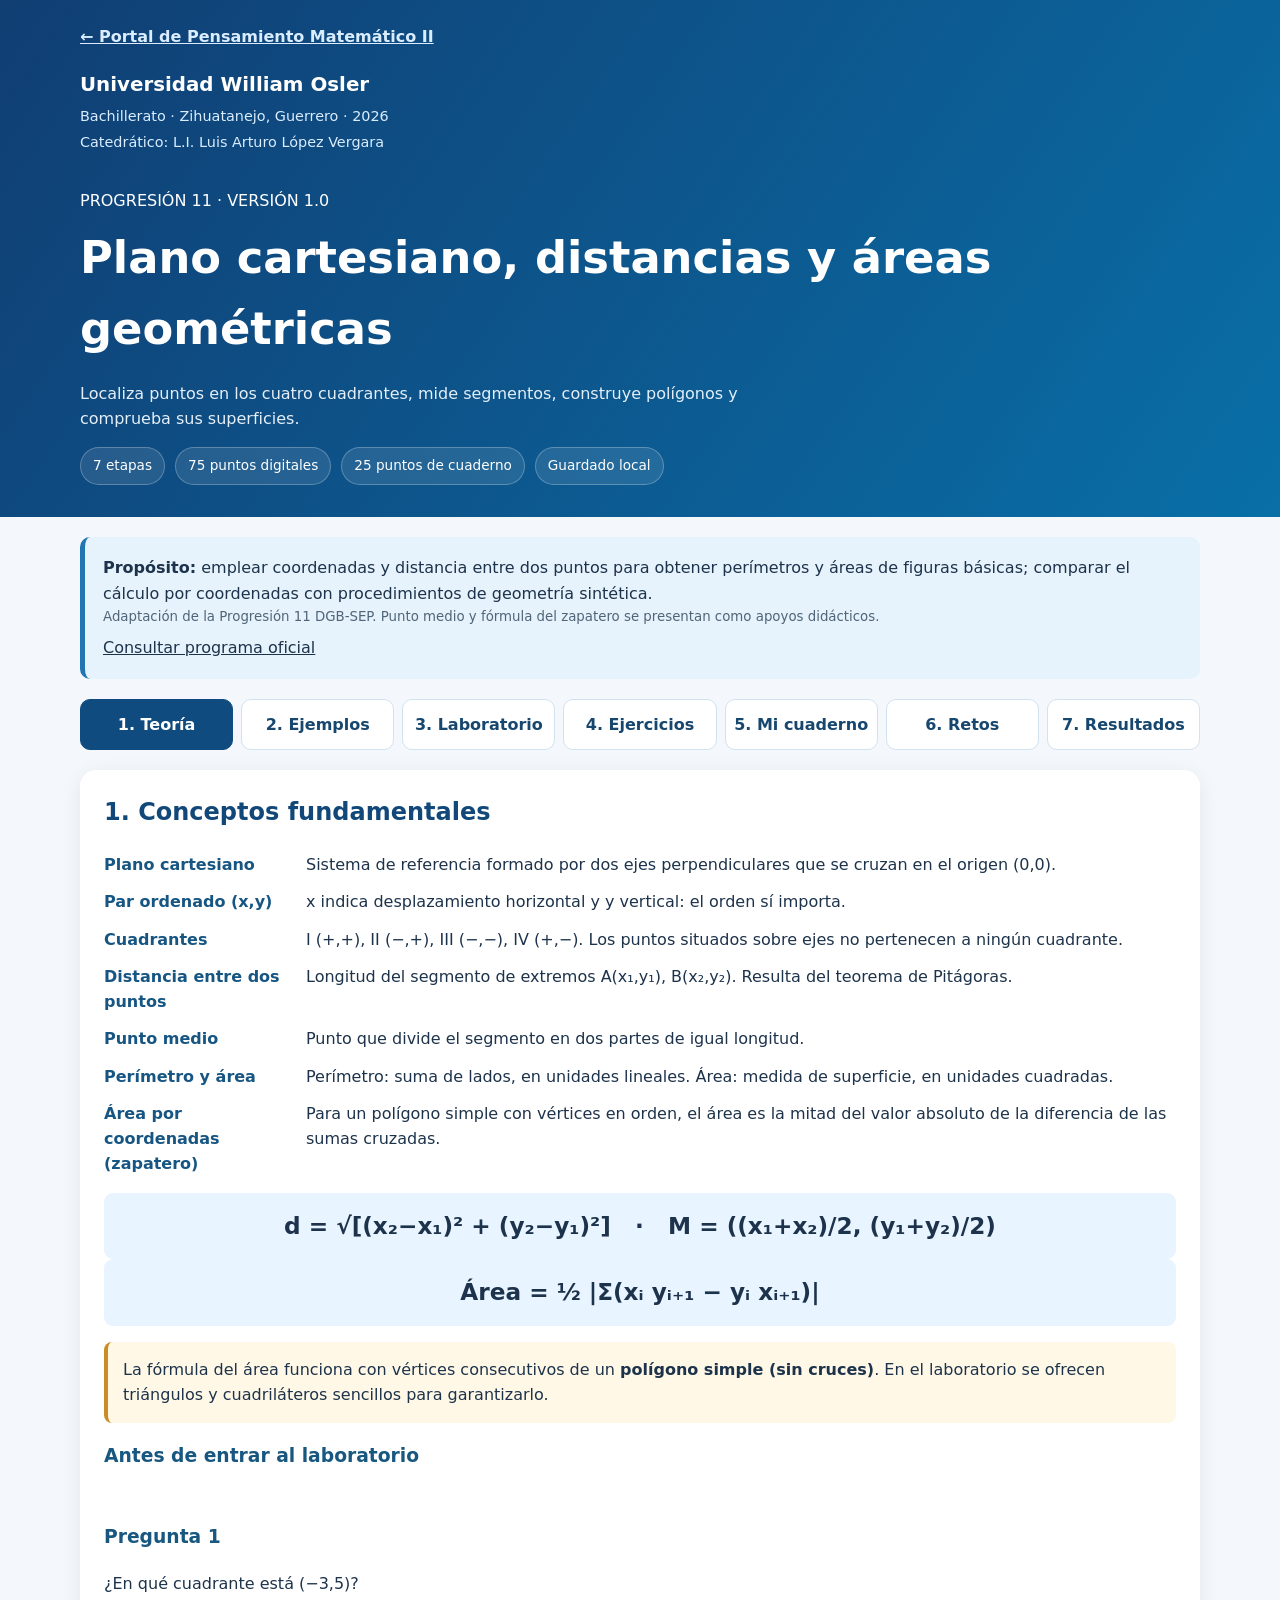
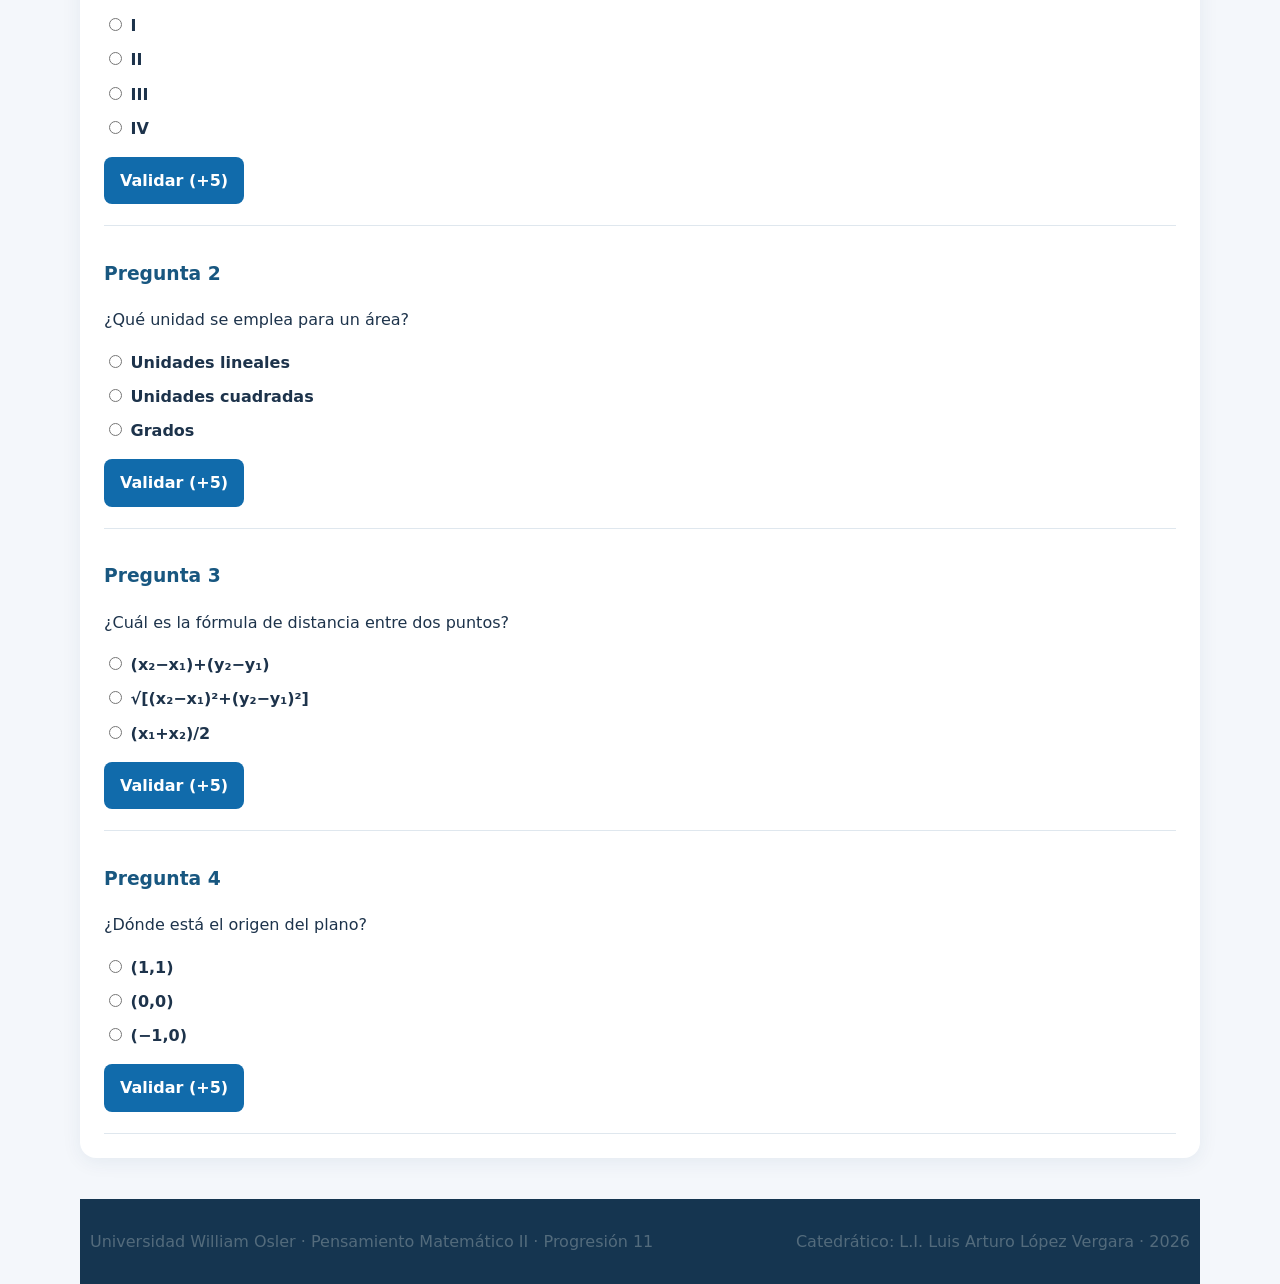
<file: plano-cartesiano/index.html>
<!doctype html><html lang="es"><head><meta charset="utf-8"><meta name="viewport" content="width=device-width,initial-scale=1"><meta name="theme-color" content="#103e73"><meta name="description" content="Progresión 11: plano cartesiano, distancia, punto medio y áreas de polígonos"><title>Progresión 11 · Plano cartesiano y áreas | Universidad William Osler</title><link rel="stylesheet" href="../assets/css/estilos.css"><link rel="stylesheet" href="modulo.css"><script defer src="modulo.js"></script></head><body><a class="skip" href="#principal">Saltar al contenido</a><header class="lesson-header"><div class="container"><a class="back" href="../index.html">← Portal de Pensamiento Matemático II</a><div class="lesson-identity"><strong>Universidad William Osler</strong><span>Bachillerato · Zihuatanejo, Guerrero · 2026</span><span>Catedrático: L.I. Luis Arturo López Vergara</span></div><div class="heading"><span>PROGRESIÓN 11 · VERSIÓN 1.0</span><h1>Plano cartesiano, distancias y áreas geométricas</h1><p>Localiza puntos en los cuatro cuadrantes, mide segmentos, construye polígonos y comprueba sus superficies.</p></div><div class="lesson-stats"><span>7 etapas</span><span>75 puntos digitales</span><span>25 puntos de cuaderno</span><span>Guardado local</span></div></div></header>
<main class="container lesson" id="principal"><div class="goal"><strong>Propósito:</strong> emplear coordenadas y distancia entre dos puntos para obtener perímetros y áreas de figuras básicas; comparar el cálculo por coordenadas con procedimientos de geometría sintética. <small>Adaptación de la Progresión 11 DGB-SEP. Punto medio y fórmula del zapatero se presentan como apoyos didácticos.</small><a href="https://dgb.sep.gob.mx/storage/recursos/2025/09/HFhKDCTZRZ-Pensamiento-Matematico-II.pdf" target="_blank" rel="noopener">Consultar programa oficial</a></div>
<nav class="lesson-nav" aria-label="Etapas de aprendizaje"><button type="button" class="tab active" data-section="teoria">1. Teoría</button><button type="button" class="tab " data-section="ejemplos">2. Ejemplos</button><button type="button" class="tab " data-section="laboratorio">3. Laboratorio</button><button type="button" class="tab " data-section="ejercicios">4. Ejercicios</button><button type="button" class="tab " data-section="cuaderno">5. Mi cuaderno</button><button type="button" class="tab " data-section="retos">6. Retos</button><button type="button" class="tab " data-section="resultados">7. Resultados</button></nav>
<section class="stage visible" id="teoria"><div class="lesson-card"><h2>1. Conceptos fundamentales</h2><dl class="definitions"><dt>Plano cartesiano</dt><dd>Sistema de referencia formado por dos ejes perpendiculares que se cruzan en el origen (0,0).</dd><dt>Par ordenado (x,y)</dt><dd>x indica desplazamiento horizontal y y vertical: el orden sí importa.</dd><dt>Cuadrantes</dt><dd>I (+,+), II (−,+), III (−,−), IV (+,−). Los puntos situados sobre ejes no pertenecen a ningún cuadrante.</dd><dt>Distancia entre dos puntos</dt><dd>Longitud del segmento de extremos A(x₁,y₁), B(x₂,y₂). Resulta del teorema de Pitágoras.</dd><dt>Punto medio</dt><dd>Punto que divide el segmento en dos partes de igual longitud.</dd><dt>Perímetro y área</dt><dd>Perímetro: suma de lados, en unidades lineales. Área: medida de superficie, en unidades cuadradas.</dd><dt>Área por coordenadas (zapatero)</dt><dd>Para un polígono simple con vértices en orden, el área es la mitad del valor absoluto de la diferencia de las sumas cruzadas.</dd></dl><div class="formula">d = √[(x₂−x₁)² + (y₂−y₁)²] &nbsp; · &nbsp; M = ((x₁+x₂)/2, (y₁+y₂)/2)</div><div class="formula">Área = ½ |Σ(xᵢ yᵢ₊₁ − yᵢ xᵢ₊₁)|</div><div class="callout">La fórmula del área funciona con vértices consecutivos de un <strong>polígono simple (sin cruces)</strong>. En el laboratorio se ofrecen triángulos y cuadriláteros sencillos para garantizarlo.</div><h3>Antes de entrar al laboratorio</h3><div id="preguntas-conceptos"></div></div></section>
<section class="stage" id="ejemplos"><div class="lesson-card"><h2>2. Ejemplos resueltos paso a paso</h2><article class="worked"><h3>Ejemplo 1. Distancia entre A(−2,3) y B(4,−5)</h3><ol><li>Δx = 4−(−2) = 6 y Δy = −5−3 = −8.</li><li>d = √(6²+(−8)²) = √(36+64) = √100.</li><li>Resultado: <strong>10 unidades</strong>.</li></ol></article><article class="worked"><h3>Ejemplo 2. Punto medio entre A(−6,4) y B(2,−2)</h3><ol><li>Mₓ = (−6+2)/2 = −2.</li><li>Mᵧ = (4−2)/2 = 1.</li><li>Resultado: <strong>M(−2,1)</strong>.</li></ol></article><article class="worked"><h3>Ejemplo 3. Área de un rectángulo con negativos</h3><ol><li>Vértices A(−4,−2), B(2,−2), C(2,3), D(−4,3).</li><li>Base = 2−(−4) = 6; altura = 3−(−2) = 5.</li><li>Área = 6×5 = <strong>30 u²</strong>.</li></ol></article><article class="worked"><h3>Ejemplo 4. Área de un triángulo rectángulo</h3><ol><li>Vértices A(−3,−2), B(3,−2), C(−3,2).</li><li>Base horizontal = 6 y altura vertical = 4.</li><li>Área = (6×4)/2 = <strong>12 u²</strong>.</li></ol></article><article class="worked"><h3>Ejemplo 5. Área con coordenadas (método del zapatero)</h3><ol><li>Polígono A(−2,−1), B(3,−1), C(3,2), D(−2,2).</li><li>Σ(xᵢyᵢ₊₁) = 2+6+6+2 = 16; Σ(yᵢxᵢ₊₁) = −3−3−4−4 = −14.</li><li>Área = |16−(−14)|/2 = <strong>15 u²</strong>, igual a base 5 por altura 3.</li></ol></article><article class="worked"><h3>Ejemplo 6. Terreno triangular en Zihuatanejo</h3><ol><li>Un terreno tiene vértices P(−4,−3), Q(4,−3), R(0,3); una unidad equivale a 1 metro.</li><li>Base PQ = 8 m; altura respecto a PQ = 6 m.</li><li>Área = (8×6)/2 = <strong>24 m²</strong>.</li></ol></article></div></section>
<section class="stage" id="laboratorio"><div class="lesson-card"><h2>3. Laboratorio interactivo: explorador cartesiano</h2><p>Selecciona una figura y ajusta sus vértices dentro del rango −8 a 8. El plano muestra ejes y cuadrantes; se calculan distancias, perímetro y área por dos métodos. Las figuras se mantienen simples y convexas en los escenarios predefinidos; puedes mover A y B manualmente para explorar segmentos.</p><div class="example accent"><h3>Figura o escenario</h3><label for="figura">Selecciona:</label><select id="figura"><option value="rect">Rectángulo entre cuatro cuadrantes</option><option value="tri">Triángulo con vértices negativos</option><option value="trap">Trapecio recto</option><option value="seg">Segmento AB: distancia y punto medio</option></select><div class="coord-grid" id="controles-coord"><label>Ax <input id="ax" type="number" min="-8" max="8" step="1" value="-4"></label><label>Ay <input id="ay" type="number" min="-8" max="8" step="1" value="-3"></label><label>Bx <input id="bx" type="number" min="-8" max="8" step="1" value="4"></label><label>By <input id="by" type="number" min="-8" max="8" step="1" value="-3"></label></div><div class="coord-actions"><button id="restablecer" type="button">↻ Restaurar figura</button><button id="mostrar-procedimiento" type="button">Mostrar / ocultar procedimiento</button></div><div class="graph-wrap"><svg id="plano-svg" viewBox="0 0 660 540" role="img" aria-label="Plano cartesiano interactivo con ejes, cuadrícula, puntos y figura"></svg></div><div class="metrics"><div><span>Distancia AB</span><strong id="distancia">—</strong></div><div><span>Punto medio AB</span><strong id="medio">—</strong></div><div><span>Perímetro de figura</span><strong id="perimetro">—</strong></div><div><span>Área por coordenadas</span><strong id="area-analitica">—</strong></div><div><span>Área geométrica</span><strong id="area-sintetica">—</strong></div><div><span>Comparación</span><strong id="comparacion">—</strong></div></div><div id="procedimiento" class="callout" hidden></div><div id="alerta-figura" class="callout" aria-live="polite"></div></div><div class="callout">Para comparar procedimientos, observa cómo un rectángulo se mide con base × altura, un triángulo con base × altura / 2 y el trapecio con (B+b) × h / 2. La fórmula del zapatero debe arrojar el mismo resultado.</div></div></section>
<section class="stage" id="ejercicios"><div class="lesson-card"><h2>4. Ejercicios autocorregibles (+30 puntos)</h2><p>Responde el valor numérico, sin unidades. Justifica el proceso a mano antes de verificar.</p><div id="lista-ejercicios"></div></div></section>
<section class="stage" id="cuaderno"><div class="lesson-card notebook"><h2>5. Mi cuaderno matemático (25 puntos)</h2><p><strong>Actividad obligatoria.</strong> Copia definiciones y ejemplos; desarrolla ejercicios con operaciones, gráfica y unidades. Marcar tareas solo registra trabajo declarado, sujeto a revisión del catedrático.</p><div class="example"><h3>A. Definiciones (5 puntos)</h3><p>Transcribe: plano cartesiano, origen, abscisa, ordenada, cuadrantes, par ordenado, distancia, punto medio, perímetro y área.</p><h3>B. Dos ejemplos resueltos (5 puntos)</h3><p>Transcribe completos los ejemplos 1 (distancia) y 3 (área de rectángulo), incluyendo dibujo, datos, sustitución y comprobación.</p><h3>C. Cinco ejercicios manuscritos (10 puntos)</h3><ol><li>Grafica A(−5,4) y B(3,−2). Calcula distancia y punto medio.</li><li>Dibuja el triángulo P(−4,−2), Q(2,−2), R(−4,3). Calcula sus tres lados, perímetro y área.</li><li>Dibuja el rectángulo con vértices (−3,−3), (4,−3), (4,2), (−3,2). Calcula el área por base×altura y por fórmula de coordenadas.</li><li>Traza el trapecio (−5,−2), (5,−2), (2,3), (−5,3). Obtén área por fórmula del trapecio y método del zapatero.</li><li>Diseña una figura cuadrilateral simple en por lo menos dos cuadrantes; escribe coordenadas enteras, calcula distancias de sus lados y área.</li></ol><h3>D. Reflexión y comprobación (5 puntos)</h3><p>Explica por qué el área calculada geométricamente coincide con el método analítico. Señala qué ocurre si cambias el orden de los vértices al aplicar la fórmula del zapatero.</p></div><div id="lista-cuaderno-modulo"></div><p id="estado-cuaderno" aria-live="polite"></p><button class="soft" id="imprimir-cuaderno" type="button">Imprimir guía de cuaderno</button> <button class="soft" id="reiniciar-cuaderno" type="button">Desmarcar cuaderno</button></div></section>
<section class="stage" id="retos"><div class="lesson-card"><h2>6. Retos gamificados</h2><h3>Tres misiones (+15 puntos)</h3><div id="lista-retos"></div><h3>Dos preguntas de interpretación (+10 puntos)</h3><div id="lista-explicacion"></div></div></section>
<section class="stage" id="resultados"><div class="lesson-card"><h2>7. Mi avance académico</h2><div class="scoregrid"><div><strong id="puntos-digitales">0 / 75</strong><span>Puntos digitales</span></div><div><strong id="puntos-cuaderno">0 / 25</strong><span>Cuaderno declarado, no validado</span></div><div><strong id="puntos-total">0 / 100</strong><span>Puntos digitales acreditados / máximo</span></div></div><div class="progress-track"><div class="progress-fill" id="barra-modulo"></div></div><p id="detalle-puntos" class="note-score"></p><div class="callout"><strong>Importante:</strong> la puntuación es de práctica y se guarda en este navegador; no constituye registro institucional. Los 25 puntos del cuaderno requieren verificación del catedrático.</div><button class="soft" id="reiniciar-modulo" type="button">Reiniciar progreso local</button></div></section></main><footer class="container lesson-footer"><span>Universidad William Osler · Pensamiento Matemático II · Progresión 11</span><span>Catedrático: L.I. Luis Arturo López Vergara · 2026</span></footer></body></html>
</file>
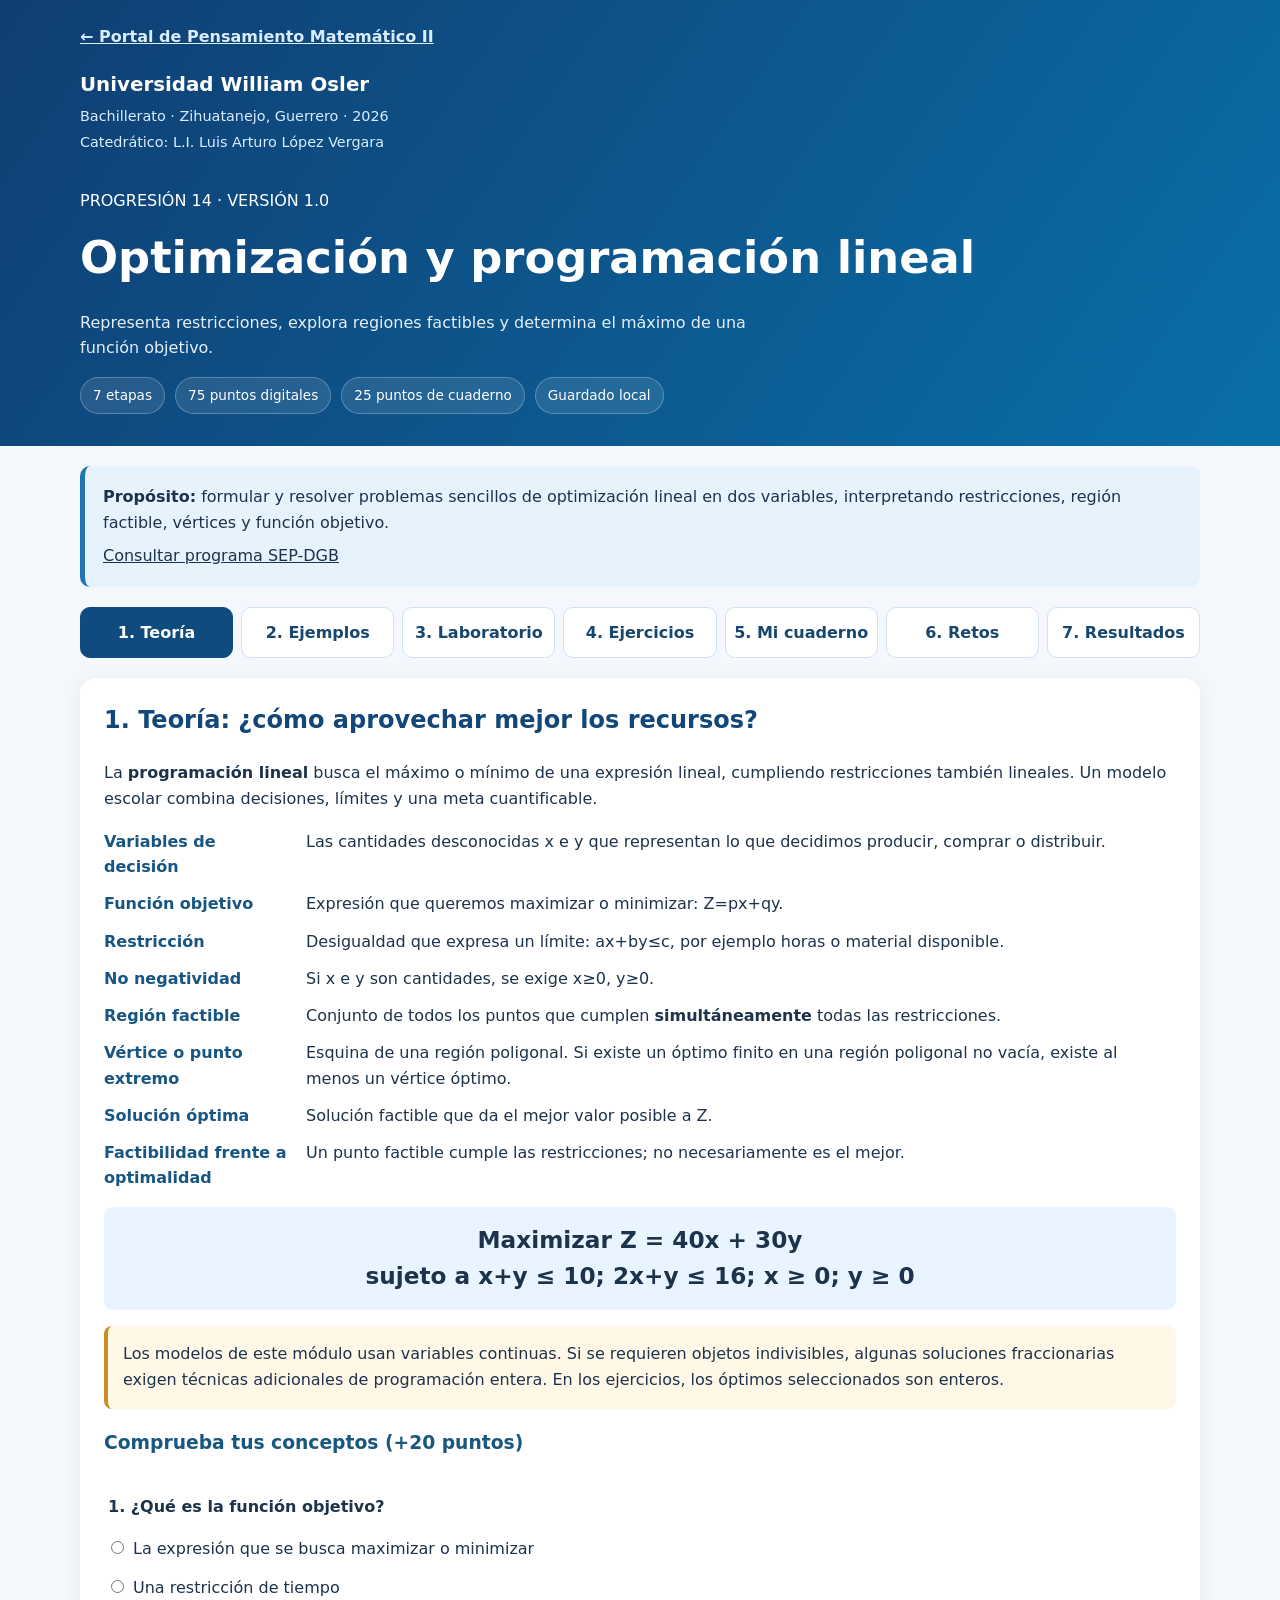
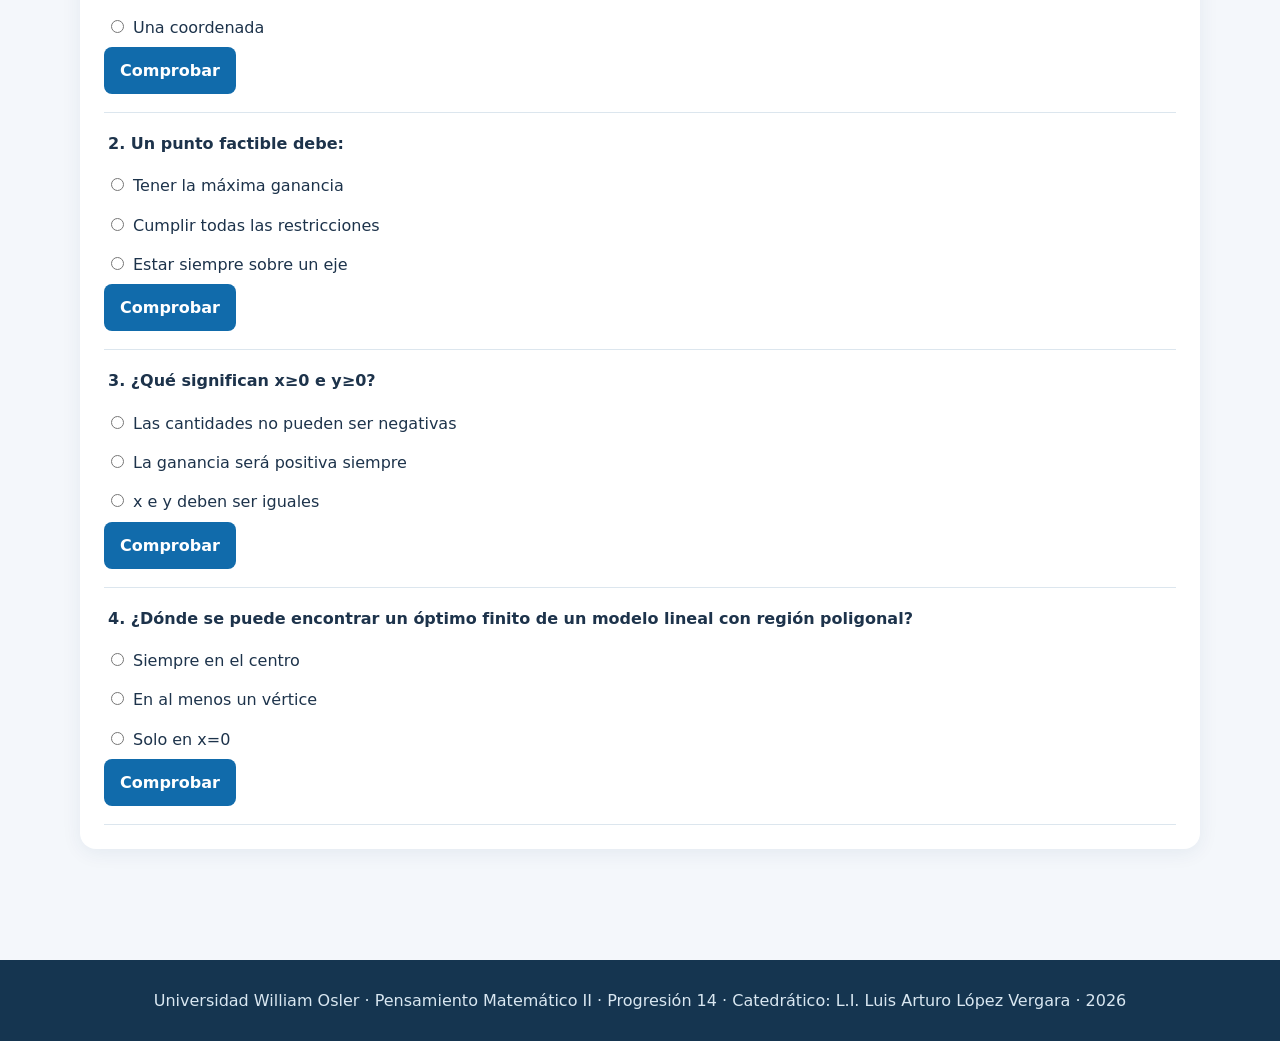
<file: programacion-lineal/index.html>
<!doctype html><html lang="es"><head><meta charset="utf-8"><meta name="viewport" content="width=device-width,initial-scale=1"><meta name="theme-color" content="#103e73"><meta name="description" content="Progresión 14: optimización de recursos mediante programación lineal y método gráfico"><title>Progresión 14 · Optimización y programación lineal | Universidad William Osler</title><link rel="stylesheet" href="../assets/css/estilos.css"><link rel="stylesheet" href="modulo.css"><script src="modulo.js" defer></script></head><body><a class="skip" href="#principal">Saltar al contenido</a><header class="lesson-header"><div class="container"><a class="back" href="../index.html">← Portal de Pensamiento Matemático II</a><div class="lesson-identity"><strong>Universidad William Osler</strong><span>Bachillerato · Zihuatanejo, Guerrero · 2026</span><span>Catedrático: L.I. Luis Arturo López Vergara</span></div><div class="heading"><span>PROGRESIÓN 14 · VERSIÓN 1.0</span><h1>Optimización y programación lineal</h1><p>Representa restricciones, explora regiones factibles y determina el máximo de una función objetivo.</p></div><div class="lesson-stats"><span>7 etapas</span><span>75 puntos digitales</span><span>25 puntos de cuaderno</span><span>Guardado local</span></div></div></header>
<main class="container lesson" id="principal"><div class="goal"><strong>Propósito:</strong> formular y resolver problemas sencillos de optimización lineal en dos variables, interpretando restricciones, región factible, vértices y función objetivo.<br><a target="_blank" rel="noopener" href="https://dgb.sep.gob.mx/storage/recursos/2025/09/HFhKDCTZRZ-Pensamiento-Matematico-II.pdf">Consultar programa SEP-DGB</a></div>
<nav class="lesson-nav" aria-label="Etapas de aprendizaje"><button type="button" class="tab active" data-section="teoria">1. Teoría</button><button type="button" class="tab" data-section="ejemplos">2. Ejemplos</button><button type="button" class="tab" data-section="laboratorio">3. Laboratorio</button><button type="button" class="tab" data-section="ejercicios">4. Ejercicios</button><button type="button" class="tab" data-section="cuaderno">5. Mi cuaderno</button><button type="button" class="tab" data-section="retos">6. Retos</button><button type="button" class="tab" data-section="resultados">7. Resultados</button></nav>
<section class="stage visible" id="teoria"><div class="lesson-card"><h2>1. Teoría: ¿cómo aprovechar mejor los recursos?</h2><p>La <strong>programación lineal</strong> busca el máximo o mínimo de una expresión lineal, cumpliendo restricciones también lineales. Un modelo escolar combina decisiones, límites y una meta cuantificable.</p><dl class="definitions"><dt>Variables de decisión</dt><dd>Las cantidades desconocidas x e y que representan lo que decidimos producir, comprar o distribuir.</dd><dt>Función objetivo</dt><dd>Expresión que queremos maximizar o minimizar: Z=px+qy.</dd><dt>Restricción</dt><dd>Desigualdad que expresa un límite: ax+by≤c, por ejemplo horas o material disponible.</dd><dt>No negatividad</dt><dd>Si x e y son cantidades, se exige x≥0, y≥0.</dd><dt>Región factible</dt><dd>Conjunto de todos los puntos que cumplen <strong>simultáneamente</strong> todas las restricciones.</dd><dt>Vértice o punto extremo</dt><dd>Esquina de una región poligonal. Si existe un óptimo finito en una región poligonal no vacía, existe al menos un vértice óptimo.</dd><dt>Solución óptima</dt><dd>Solución factible que da el mejor valor posible a Z.</dd><dt>Factibilidad frente a optimalidad</dt><dd>Un punto factible cumple las restricciones; no necesariamente es el mejor.</dd></dl><div class="formula">Maximizar Z = 40x + 30y<br>sujeto a x+y ≤ 10; 2x+y ≤ 16; x ≥ 0; y ≥ 0</div><p class="callout">Los modelos de este módulo usan variables continuas. Si se requieren objetos indivisibles, algunas soluciones fraccionarias exigen técnicas adicionales de programación entera. En los ejercicios, los óptimos seleccionados son enteros.</p><h3>Comprueba tus conceptos (+20 puntos)</h3><div id="preguntas-conceptos"></div></div></section>
<section class="stage" id="ejemplos"><div class="lesson-card"><h2>2. Seis ejemplos desarrollados paso a paso</h2>
<article class="worked"><h3>Ejemplo 1. Modelación de una panadería</h3><ol><li>x = charolas de pan A; y = charolas de pan B.</li><li>Utilidad unitaria: $40 y $30. Maximizar Z=40x+30y.</li><li>Dos recursos: x+y≤10 y 2x+y≤16; además x≥0, y≥0.</li><li>Estas desigualdades forman la región factible que se estudia en el laboratorio.</li></ol></article>
<article class="worked"><h3>Ejemplo 2. Intersección de límites</h3><ol><li>Fronteras: x+y=10; 2x+y=16.</li><li>Restando la primera de la segunda: x=6; entonces y=4.</li><li>Comprobación: 6+4=10; 2(6)+4=16. El punto (6,4) cumple también x,y≥0.</li></ol></article>
<article class="worked"><h3>Ejemplo 3. Evaluación de vértices</h3><ol><li>Región del ejemplo: (0,0), (8,0), (6,4), (0,10).</li><li>Z(0,0)=0; Z(8,0)=320; Z(6,4)=360; Z(0,10)=300.</li><li>Óptimo: producir 6 de A y 4 de B para obtener Z=$360, dentro del modelo.</li></ol></article>
<article class="worked"><h3>Ejemplo 4. Punto viable que no es óptimo</h3><ol><li>La solución (2,3) cumple 2+3≤10 y 2(2)+3≤16.</li><li>Su utilidad Z=40(2)+30(3)=$170.</li><li>Es factible, pero produce menos que $360; no es óptima.</li></ol></article>
<article class="worked"><h3>Ejemplo 5. Restricción adicional</h3><ol><li>Si solo pueden producirse como máximo 5 charolas de B, añadimos y≤5.</li><li>El punto (6,4) continúa siendo factible y sigue dando Z=$360.</li><li>No toda restricción adicional cambia el óptimo. Hay que comprobarlo.</li></ol></article>
<article class="worked"><h3>Ejemplo 6. Decisión de inversión escolar</h3><ol><li>x e y representan unidades de dos materiales; costo Z=5x+3y.</li><li>Condiciones: x+y≥6 y x≥2; x,y≥0.</li><li>Si buscamos minimizar, el mínimo se alcanza en x=2, y=4: Z=22.</li><li>La dirección de las desigualdades es fundamental: el presupuesto mínimo requiere un modelo distinto al de capacidad máxima.</li></ol></article>
</div></section>
<section class="stage" id="laboratorio"><div class="lesson-card"><h2>3. Laboratorio gráfico: región factible y máximo</h2><p>Explora un modelo de producción con tres restricciones de tipo ≤ y variables no negativas. Ajusta los coeficientes para comparar el valor de Z en los vértices.</p><div class="graph-actions"><button type="button" class="soft" data-preset="pan">Panadería</button><button type="button" class="soft" data-preset="taller">Taller escolar</button><button type="button" class="soft" data-preset="presupuesto">Recursos limitados</button></div><h3>Función objetivo: maximizar Z=px+qy</h3><div class="labcontrols"><label>Ganancia p por x<input type="number" id="p" min="0" max="200" step="1" value="40"></label><label>Ganancia q por y<input type="number" id="q" min="0" max="200" step="1" value="30"></label></div><h3>Restricciones: ax+by≤c</h3><div class="labcontrols"><label>a₁<input type="number" id="a1" min="0" max="20" step="1" value="1"></label><label>b₁<input type="number" id="b1" min="0" max="20" step="1" value="1"></label><label>c₁<input type="number" id="c1" min="0" max="100" step="1" value="10"></label><label>a₂<input type="number" id="a2" min="0" max="20" step="1" value="2"></label><label>b₂<input type="number" id="b2" min="0" max="20" step="1" value="1"></label><label>c₂<input type="number" id="c2" min="0" max="100" step="1" value="16"></label><label>a₃<input type="number" id="a3" min="0" max="20" step="1" value="0"></label><label>b₃<input type="number" id="b3" min="0" max="20" step="1" value="1"></label><label>c₃<input type="number" id="c3" min="0" max="100" step="1" value="100"></label></div><p id="lab-aviso" class="callout" aria-live="polite"></p><div class="graph-wrap"><svg id="grafica" viewBox="0 0 700 470" role="img" aria-label="Plano de región factible, rectas de restricción y solución óptima"></svg></div><div class="metrics"><div><span>Valor máximo Z</span><strong id="zmax">—</strong></div><div><span>Solución óptima (x,y)</span><strong id="optimo">—</strong></div><div><span>Vértices factibles</span><strong id="nvertices">—</strong></div></div><h3>Evaluación en los vértices</h3><div class="scroll"><table id="tabla-vertices"><thead><tr><th>Vértice</th><th>x</th><th>y</th><th>Z=px+qy</th></tr></thead><tbody></tbody></table></div><p class="lab-note">Representación matemática en números reales no negativos; sin redondeo de cantidades indivisibles. Si el polígono se reduce a un segmento o punto, el modelo puede ser degenerado. Se exige que cada variable esté acotada por al menos una restricción con coeficiente positivo para mostrar un máximo finito.</p></div></section>
<section class="stage" id="ejercicios"><div class="lesson-card"><h2>4. Ejercicios autocorregibles (+30 puntos)</h2><p>Resuelve en tu cuaderno antes de escribir la respuesta numérica.</p><div id="lista-ejercicios"></div></div></section>
<section class="stage" id="cuaderno"><div class="lesson-card notebook"><h2>5. Mi cuaderno matemático (25 puntos)</h2><p>Obligatorio en esta progresión. Las marcas de entrega representan puntos potenciales: <strong>solo el catedrático los valida</strong>.</p><div class="example"><h3>A. Definiciones (5 puntos)</h3><p>Transcribe y explica: optimización, programación lineal, variables, función objetivo, restricción, región factible, punto extremo, solución óptima, maximizar y minimizar.</p><h3>B. Dos ejemplos resueltos (5 puntos)</h3><p>Reproduce completos los ejemplos 2 y 3: sistema de intersección, vértices, tabla de valores de Z y conclusión administrativa.</p><h3>C. Cinco ejercicios manuscritos (10 puntos)</h3><ol><li>Grafica x+y≤8, x≤5, x≥0, y≥0; identifica todos los vértices.</li><li>Maximiza Z=3x+2y con las restricciones del ejercicio anterior. Justifica el óptimo.</li><li>Grafica 2x+y≤12, x+y≤9, x≥0, y≥0; calcula la intersección de sus fronteras.</li><li>En una panadería, maximiza Z=50x+30y con x+y≤12 y 2x+y≤18; encuentra los vértices y la mejor combinación.</li><li>Explica con un dibujo por qué el punto (8,8) no es factible para x+y≤10, aun si produce una ganancia elevada.</li></ol><h3>D. Reflexión y comprobación (5 puntos)</h3><p>Redacta al menos ocho renglones: ¿por qué no siempre conviene producir la cantidad máxima de un solo artículo? ¿Cuál es la diferencia entre solución factible y óptima? Comprueba el resultado sustituyendo en todas las restricciones.</p></div><div id="lista-cuaderno-modulo"></div><p id="estado-cuaderno" aria-live="polite"></p><button type="button" class="soft" id="imprimir-cuaderno">Imprimir cuaderno</button> <button type="button" class="soft" id="reiniciar-cuaderno">Reiniciar marcas</button></div></section>
<section class="stage" id="retos"><div class="lesson-card"><h2>6. Retos gamificados (+25 puntos)</h2><div id="lista-retos"></div><h3>Interpretación y argumentación</h3><div id="lista-explicacion"></div></div></section>
<section class="stage" id="resultados"><div class="lesson-card"><h2>7. Resultados del aprendizaje</h2><div class="metrics"><div><span>Puntuación digital</span><strong id="puntos-digitales">0 / 75</strong></div><div><span>Cuaderno marcado</span><strong id="puntos-cuaderno">0 / 25</strong></div><div><span>Validación docente</span><strong>Pendiente</strong></div></div><p class="callout">El cuaderno requiere revisión del catedrático. Los puntos digitales son formativos y solo quedan almacenados en este navegador.</p><div class="progress-track"><div class="progress-fill" id="barra-digital"></div></div><p id="detalle-resultados"></p><button type="button" class="soft" id="reiniciar-digital">Reiniciar puntuación digital</button></div></section></main><footer style="padding:28px;text-align:center">Universidad William Osler · Pensamiento Matemático II · Progresión 14 · Catedrático: L.I. Luis Arturo López Vergara · 2026</footer></body></html>
</file>
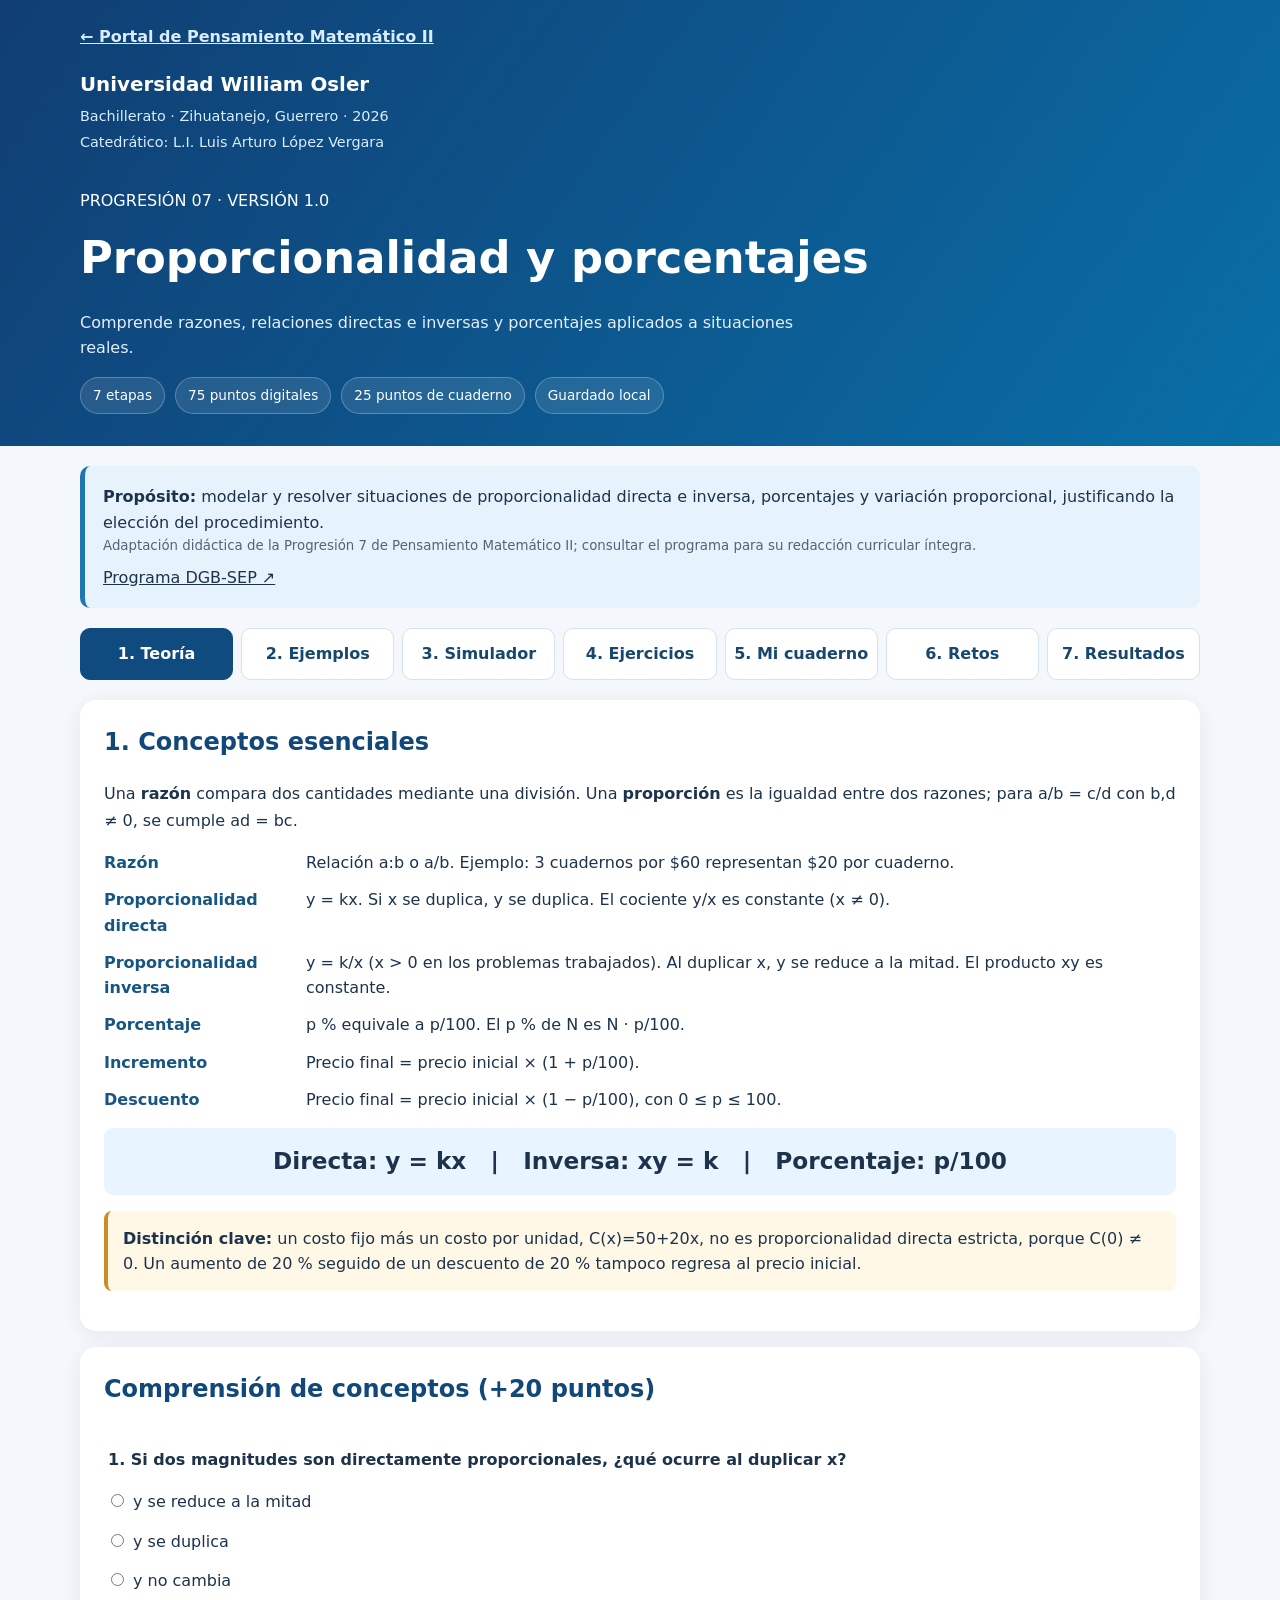
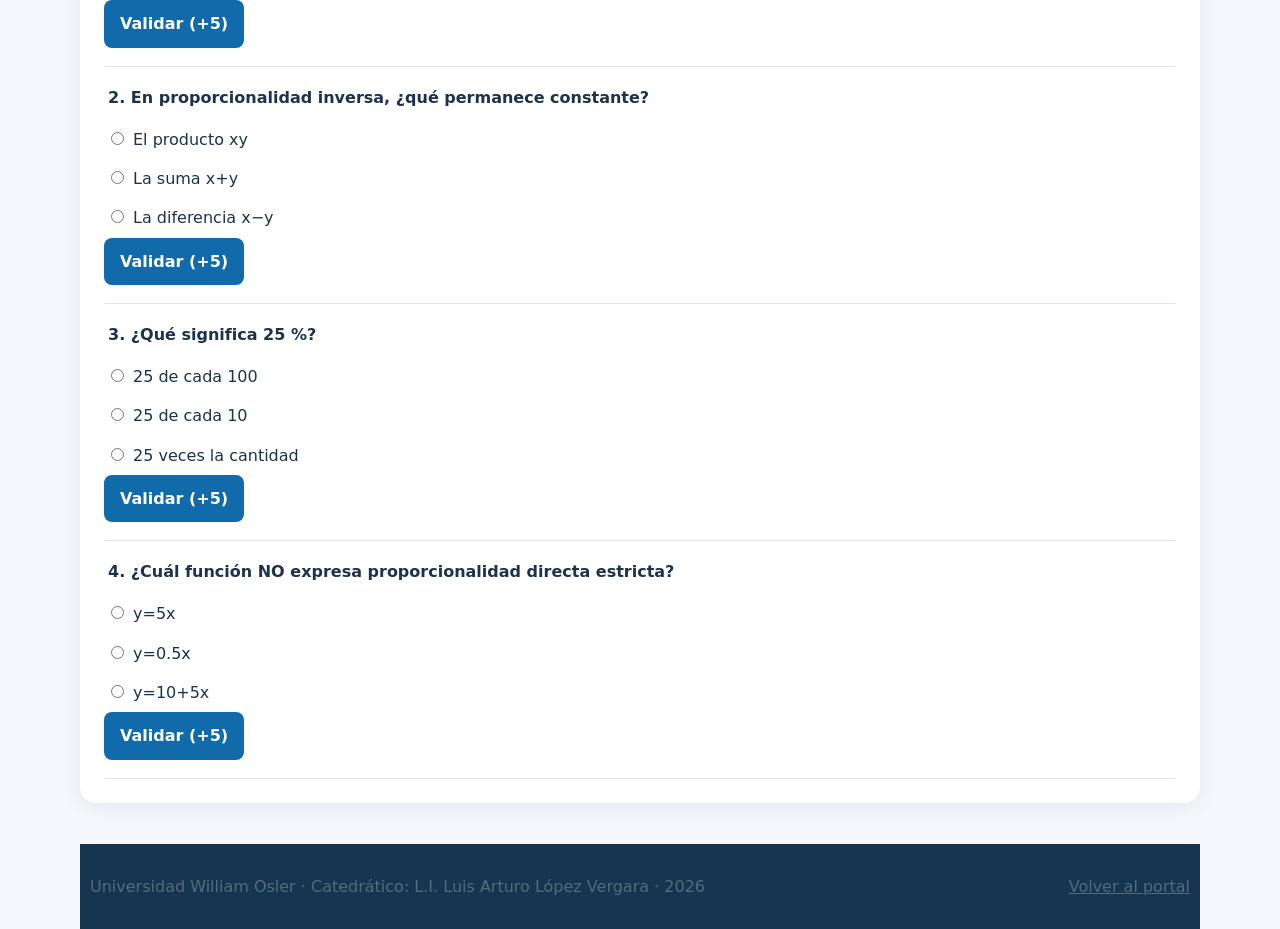
<file: proporcionalidad/index.html>
<!doctype html><html lang="es"><head><meta charset="utf-8"><meta name="viewport" content="width=device-width, initial-scale=1"><meta name="theme-color" content="#103e73"><title>Progresión 7 · Proporcionalidad y porcentajes | Universidad William Osler</title><link rel="stylesheet" href="../assets/css/estilos.css"><link rel="stylesheet" href="modulo.css"><script defer src="modulo.js"></script></head><body><a class="skip" href="#principal">Saltar al contenido</a><header class="lesson-header"><div class="container"><a class="back" href="../index.html">← Portal de Pensamiento Matemático II</a><div class="lesson-identity"><strong>Universidad William Osler</strong><span>Bachillerato · Zihuatanejo, Guerrero · 2026</span><span>Catedrático: L.I. Luis Arturo López Vergara</span></div><div class="heading"><span>PROGRESIÓN 07 · VERSIÓN 1.0</span><h1>Proporcionalidad y porcentajes</h1><p>Comprende razones, relaciones directas e inversas y porcentajes aplicados a situaciones reales.</p></div><div class="lesson-stats"><span>7 etapas</span><span>75 puntos digitales</span><span>25 puntos de cuaderno</span><span>Guardado local</span></div></div></header><main class="container lesson" id="principal"><div class="goal"><strong>Propósito:</strong> modelar y resolver situaciones de proporcionalidad directa e inversa, porcentajes y variación proporcional, justificando la elección del procedimiento. <small>Adaptación didáctica de la Progresión 7 de Pensamiento Matemático II; consultar el programa para su redacción curricular íntegra.</small><a href="https://dgb.sep.gob.mx/storage/recursos/2025/09/HFhKDCTZRZ-Pensamiento-Matematico-II.pdf" target="_blank" rel="noopener noreferrer">Programa DGB-SEP ↗</a></div><nav class="lesson-nav" aria-label="Etapas de aprendizaje"><button type="button" class="tab active" data-section="teoria">1. Teoría</button><button type="button" class="tab" data-section="ejemplos">2. Ejemplos</button><button type="button" class="tab" data-section="laboratorio">3. Simulador</button><button type="button" class="tab" data-section="ejercicios">4. Ejercicios</button><button type="button" class="tab" data-section="cuaderno">5. Mi cuaderno</button><button type="button" class="tab" data-section="retos">6. Retos</button><button type="button" class="tab" data-section="resultados">7. Resultados</button></nav><section class="stage visible" id="teoria"><div class="lesson-card"><h2>1. Conceptos esenciales</h2><p>Una <strong>razón</strong> compara dos cantidades mediante una división. Una <strong>proporción</strong> es la igualdad entre dos razones; para a/b = c/d con b,d ≠ 0, se cumple ad = bc.</p><dl class="definitions"><dt>Razón</dt><dd>Relación a:b o a/b. Ejemplo: 3 cuadernos por $60 representan $20 por cuaderno.</dd><dt>Proporcionalidad directa</dt><dd>y = kx. Si x se duplica, y se duplica. El cociente y/x es constante (x ≠ 0).</dd><dt>Proporcionalidad inversa</dt><dd>y = k/x (x &gt; 0 en los problemas trabajados). Al duplicar x, y se reduce a la mitad. El producto xy es constante.</dd><dt>Porcentaje</dt><dd>p % equivale a p/100. El p % de N es N · p/100.</dd><dt>Incremento</dt><dd>Precio final = precio inicial × (1 + p/100).</dd><dt>Descuento</dt><dd>Precio final = precio inicial × (1 − p/100), con 0 ≤ p ≤ 100.</dd></dl><div class="formula">Directa: y = kx &nbsp; | &nbsp; Inversa: xy = k &nbsp; | &nbsp; Porcentaje: p/100</div><div class="callout"><strong>Distinción clave:</strong> un costo fijo más un costo por unidad, C(x)=50+20x, <em>no es proporcionalidad directa estricta</em>, porque C(0) ≠ 0. Un aumento de 20 % seguido de un descuento de 20 % tampoco regresa al precio inicial.</div></div><div class="lesson-card"><h2>Comprensión de conceptos (+20 puntos)</h2><div id="preguntas-conceptos"></div></div></section><section class="stage" id="ejemplos"><div class="lesson-card"><h2>2. Seis ejemplos resueltos</h2><article class="worked"><h3>Ejemplo 1. Precio por unidad</h3><ol><li>4 cuadernos cuestan $100.</li><li>Razón unitaria: 100 ÷ 4 = $25 por cuaderno.</li><li>Para 7 cuadernos: 7 × 25 = <strong>$175</strong>.</li><li>Modelo directo: C(x)=25x.</li></ol></article><article class="worked"><h3>Ejemplo 2. Regla de tres directa</h3><ol><li>3 GB de datos cuestan $90; ¿cuánto cuestan 5 GB al mismo precio unitario?</li><li>3/90 = 5/x; multiplicación cruzada: 3x = 450.</li><li>x = <strong>$150</strong>.</li></ol></article><article class="worked"><h3>Ejemplo 3. Trabajadores y tiempo</h3><ol><li>4 personas concluyen una tarea en 12 horas, con igual productividad.</li><li>Trabajo constante: 4 × 12 = 48 persona-horas.</li><li>6 personas tardarían 48 ÷ 6 = <strong>8 horas</strong>.</li><li>Este modelo solo es válido si el trabajo se reparte sin pérdidas de eficiencia.</li></ol></article><article class="worked"><h3>Ejemplo 4. Descuento comercial</h3><ol><li>Una mochila cuesta $800 y tiene descuento de 15 %.</li><li>Descuento: 800 × 0.15 = $120.</li><li>Precio final: 800 − 120 = <strong>$680</strong>.</li></ol></article><article class="worked"><h3>Ejemplo 5. Aumento porcentual</h3><ol><li>Un servicio de $500 aumenta 12 %.</li><li>Aumento: 500 × 0.12 = $60.</li><li>Nuevo precio: 500 + 60 = <strong>$560</strong>.</li></ol></article><article class="worked"><h3>Ejemplo 6. Cambios sucesivos</h3><ol><li>Producto inicial de $100: aumento 20 % → $120.</li><li>Descuento 20 % sobre $120 → descuento de $24.</li><li>Resultado: <strong>$96</strong>, no $100, porque cambia la base del porcentaje.</li></ol></article></div></section><section class="stage" id="laboratorio"><div class="lesson-card"><h2>3. Laboratorio interactivo</h2><p>Modifica los valores y explica qué permanece constante en cada relación.</p><div class="example accent"><h3>A. Proporcionalidad directa e inversa</h3><label class="lab-label" for="tipo-relacion">Tipo de relación</label><select id="tipo-relacion"><option value="directa">Directa: costo de cuadernos</option><option value="inversa">Inversa: trabajadores y horas</option></select><div class="columns"><div><label class="lab-label" for="valor-k">Constante: <output id="valor-k-texto">25</output></label><input type="range" id="valor-k" min="5" max="120" step="1" value="25"></div><div><label class="lab-label" for="valor-x">Cantidad x: <output id="valor-x-texto">4</output></label><input type="range" id="valor-x" min="1" max="12" step="1" value="4"></div></div><div id="resultado-relacion" class="resultbox" aria-live="polite"></div><div class="tablewrap"><table class="edu-table"><thead><tr><th>x</th><th>y</th><th>Relación</th></tr></thead><tbody id="tabla-relacion"></tbody></table></div><canvas id="grafica-relacion" width="900" height="320" role="img" aria-label="Gráfica de la relación entre x e y"></canvas></div><div class="example"><h3>B. Calculadora de porcentajes</h3><div class="columns"><div><label class="lab-label" for="precio">Precio original ($)</label><input type="number" id="precio" min="0" step="0.01" value="800"></div><div><label class="lab-label" for="porcentaje">Porcentaje (%): <output id="porcentaje-texto">15</output></label><input type="range" id="porcentaje" min="0" max="100" value="15"></div></div><label class="lab-label" for="tipo-porcentaje">Operación</label><select id="tipo-porcentaje"><option value="descuento">Descuento</option><option value="aumento">Aumento</option><option value="parte">Calcular el porcentaje de una cantidad</option></select><div class="resultbox" id="resultado-porcentaje" aria-live="polite"></div></div><div class="example"><h3>C. ¿La relación es realmente proporcional?</h3><p>Compara dos modelos de transporte: <strong>T(x)=25x</strong> y <strong>C(x)=50+25x</strong>. El segundo tiene una tarifa fija, así que no es proporcionalidad directa.</p><label class="lab-label" for="viajes">Número de unidades: <output id="viajes-texto">4</output></label><input type="range" id="viajes" min="0" max="12" value="4"><div id="resultado-viajes" class="resultbox" aria-live="polite"></div></div></div></section><section class="stage" id="ejercicios"><div class="lesson-card"><h2>4. Ejercicios autocorregibles (+30 puntos)</h2><p>Seis ejercicios, cinco puntos por respuesta correcta. Resuélvelos también en el cuaderno cuando lo solicite el catedrático.</p><div id="lista-ejercicios"></div></div></section><section class="stage" id="cuaderno"><div class="lesson-card notebook"><h2>5. Mi cuaderno matemático (25 puntos)</h2><p><strong>Obligatorio.</strong> Transcribe las definiciones y ejemplos explicados y resuelve los nuevos ejercicios mostrando los procedimientos. La puntuación de cuaderno queda pendiente de validación presencial por el catedrático.</p><div class="example"><h3>A. Definiciones para transcribir</h3><p>Razón, proporción, constante de proporcionalidad, proporcionalidad directa, proporcionalidad inversa, porcentaje, descuento y aumento.</p><h3>B. Ejemplos resueltos</h3><p>Transcribe y explica el ejemplo de cuadernos y el de trabajadores. Identifica datos, expresión, operaciones y comprobación.</p><h3>C. Cinco ejercicios nuevos para desarrollar a mano</h3><ol><li>5 cuadernos cuestan $125. ¿Cuánto cuestan 9 si el precio unitario es constante?</li><li>Una receta para 4 personas requiere 300 g de harina. ¿Cuánta harina necesitan 10 personas?</li><li>8 trabajadores tardan 15 días en una tarea divisible. ¿Cuánto tardan 12, manteniendo igual productividad?</li><li>Una mochila cuesta $750 y ofrece un descuento de 16 %. Calcula descuento y total.</li><li>Un artículo cuesta $400; aumenta 10 % y después disminuye 10 %. ¿Cuál es el precio final y por qué no regresa a $400?</li></ol><h3>D. Reflexión y comprobación</h3><p>Explica por qué C(x)=50+20x no es una proporcionalidad directa estricta. Comprueba dos resultados del cuaderno por sustitución o método alternativo.</p></div><div id="lista-cuaderno-modulo"></div><p id="estado-cuaderno" class="note-score" aria-live="polite"></p><button id="imprimir-cuaderno" class="soft" type="button">Imprimir actividad</button> <button id="reiniciar-cuaderno" class="soft" type="button">Limpiar mis marcas</button></div></section><section class="stage" id="retos"><div class="lesson-card"><h2>6. Retos gamificados</h2><h3>Misiones (+15 puntos)</h3><div id="lista-retos"></div><h3>Interpretación y comprobación (+10 puntos)</h3><div id="lista-explicacion"></div></div></section><section class="stage" id="resultados"><div class="lesson-card"><h2>7. Mi progreso de aprendizaje</h2><div class="scoregrid"><div><strong id="puntos-digitales">0 / 75</strong><span>Puntos digitales</span></div><div><strong id="puntos-cuaderno">0 / 25</strong><span>Cuaderno declarado (sin validar)</span></div><div><strong id="puntos-total">0 / 100</strong><span>Puntos digitales acreditados del total de 100</span></div></div><div class="progress-track"><div id="barra-modulo" class="progress-fill"></div></div><p id="detalle-puntos"></p><div class="callout"><strong>Importante:</strong> marcar tareas del cuaderno no acredita su puntuación; únicamente el catedrático puede validarlas. El avance de esta página se guarda en este navegador, no constituye una calificación institucional.</div><button type="button" class="soft" id="reiniciar-modulo">Reiniciar progreso local</button></div></section></main><footer class="container lesson-footer"><span>Universidad William Osler · Catedrático: L.I. Luis Arturo López Vergara · 2026</span><a href="../index.html">Volver al portal</a></footer></body></html>
</file>
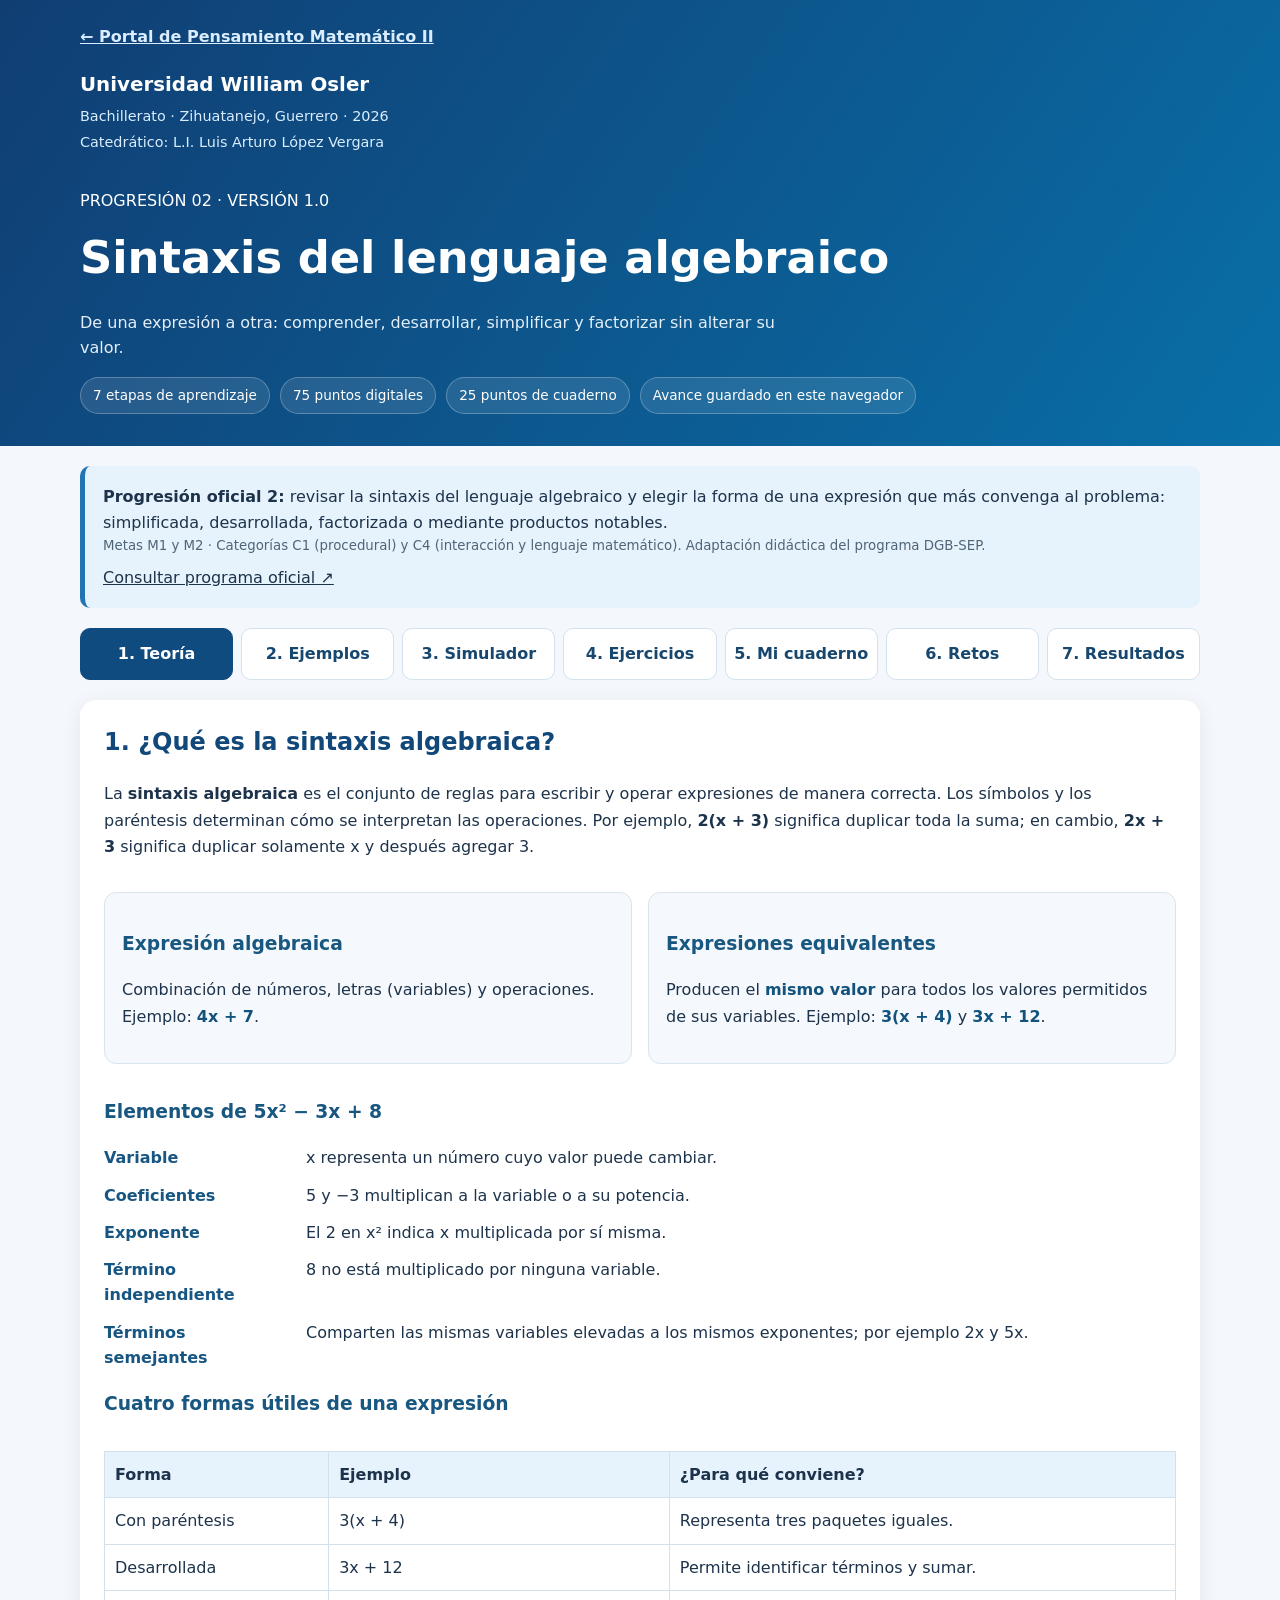
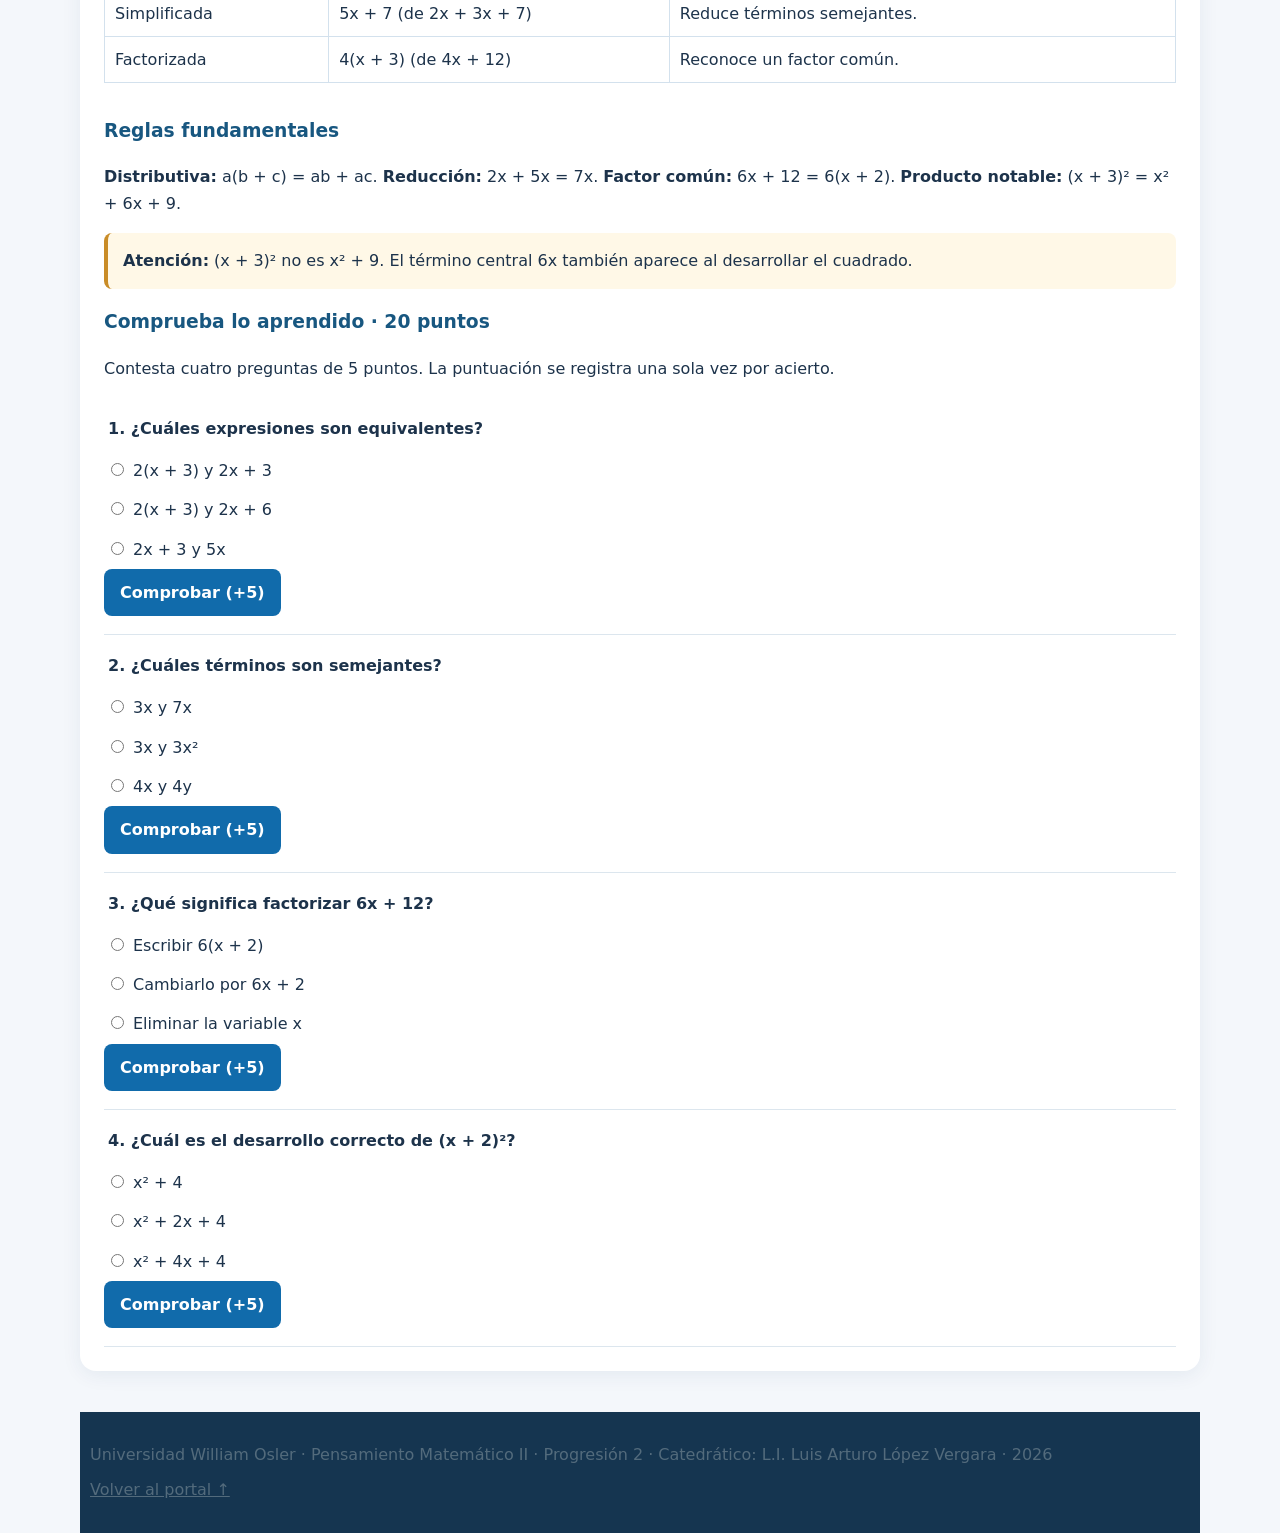
<file: sintaxis-algebraica/index.html>
<!doctype html>
<html lang="es"><head><meta charset="utf-8"><meta name="viewport" content="width=device-width,initial-scale=1"><meta name="theme-color" content="#103e73"><meta name="description" content="Progresión 2: sintaxis algebraica, expresiones equivalentes, distributiva, simplificación y factorización. Universidad William Osler."><title>Progresión 2 · Sintaxis algebraica | William Osler</title><link rel="stylesheet" href="../assets/css/estilos.css"><link rel="stylesheet" href="modulo.css"><script defer src="modulo.js"></script></head>
<body><a class="skip" href="#principal">Saltar al contenido</a><header class="lesson-header"><div class="container"><a class="back" href="../index.html">← Portal de Pensamiento Matemático II</a><div class="lesson-identity"><strong>Universidad William Osler</strong><span>Bachillerato · Zihuatanejo, Guerrero · 2026</span><span>Catedrático: L.I. Luis Arturo López Vergara</span></div><div class="heading"><span>PROGRESIÓN 02 · VERSIÓN 1.0</span><h1>Sintaxis del lenguaje algebraico</h1><p>De una expresión a otra: comprender, desarrollar, simplificar y factorizar sin alterar su valor.</p></div><div class="lesson-stats"><span>7 etapas de aprendizaje</span><span>75 puntos digitales</span><span>25 puntos de cuaderno</span><span>Avance guardado en este navegador</span></div></div></header>
<main class="container lesson" id="principal"><div class="goal"><strong>Progresión oficial 2:</strong> revisar la sintaxis del lenguaje algebraico y elegir la forma de una expresión que más convenga al problema: simplificada, desarrollada, factorizada o mediante productos notables. <small>Metas M1 y M2 · Categorías C1 (procedural) y C4 (interacción y lenguaje matemático). Adaptación didáctica del programa DGB-SEP.</small><a href="https://dgb.sep.gob.mx/storage/recursos/2025/09/HFhKDCTZRZ-Pensamiento-Matematico-II.pdf" target="_blank" rel="noopener noreferrer">Consultar programa oficial ↗</a></div>
<nav class="lesson-nav" aria-label="Etapas del módulo"><button type="button" class="tab active" data-section="teoria">1. Teoría</button><button type="button" class="tab" data-section="ejemplos">2. Ejemplos</button><button type="button" class="tab" data-section="simulador">3. Simulador</button><button type="button" class="tab" data-section="practica">4. Ejercicios</button><button type="button" class="tab" data-section="cuaderno">5. Mi cuaderno</button><button type="button" class="tab" data-section="reto">6. Retos</button><button type="button" class="tab" data-section="resultados">7. Resultados</button></nav>
<section class="stage visible" id="teoria"><div class="lesson-card"><h2>1. ¿Qué es la sintaxis algebraica?</h2><p>La <strong>sintaxis algebraica</strong> es el conjunto de reglas para escribir y operar expresiones de manera correcta. Los símbolos y los paréntesis determinan cómo se interpretan las operaciones. Por ejemplo, <strong>2(x + 3)</strong> significa duplicar toda la suma; en cambio, <strong>2x + 3</strong> significa duplicar solamente x y después agregar 3.</p><div class="columns"><div class="example"><h3>Expresión algebraica</h3><p>Combinación de números, letras (variables) y operaciones. Ejemplo: <strong>4x + 7</strong>.</p></div><div class="example"><h3>Expresiones equivalentes</h3><p>Producen el <strong>mismo valor</strong> para todos los valores permitidos de sus variables. Ejemplo: <strong>3(x + 4)</strong> y <strong>3x + 12</strong>.</p></div></div><h3>Elementos de 5x² − 3x + 8</h3><dl class="definitions"><dt>Variable</dt><dd>x representa un número cuyo valor puede cambiar.</dd><dt>Coeficientes</dt><dd>5 y −3 multiplican a la variable o a su potencia.</dd><dt>Exponente</dt><dd>El 2 en x² indica x multiplicada por sí misma.</dd><dt>Término independiente</dt><dd>8 no está multiplicado por ninguna variable.</dd><dt>Términos semejantes</dt><dd>Comparten las mismas variables elevadas a los mismos exponentes; por ejemplo 2x y 5x.</dd></dl><h3>Cuatro formas útiles de una expresión</h3><div class="tablewrap"><table class="edu-table"><thead><tr><th>Forma</th><th>Ejemplo</th><th>¿Para qué conviene?</th></tr></thead><tbody><tr><td>Con paréntesis</td><td>3(x + 4)</td><td>Representa tres paquetes iguales.</td></tr><tr><td>Desarrollada</td><td>3x + 12</td><td>Permite identificar términos y sumar.</td></tr><tr><td>Simplificada</td><td>5x + 7 (de 2x + 3x + 7)</td><td>Reduce términos semejantes.</td></tr><tr><td>Factorizada</td><td>4(x + 3) (de 4x + 12)</td><td>Reconoce un factor común.</td></tr></tbody></table></div><h3>Reglas fundamentales</h3><p><strong>Distributiva:</strong> a(b + c) = ab + ac. <strong>Reducción:</strong> 2x + 5x = 7x. <strong>Factor común:</strong> 6x + 12 = 6(x + 2). <strong>Producto notable:</strong> (x + 3)² = x² + 6x + 9.</p><div class="callout"><strong>Atención:</strong> (x + 3)² no es x² + 9. El término central 6x también aparece al desarrollar el cuadrado.</div><h3>Comprueba lo aprendido · 20 puntos</h3><p>Contesta cuatro preguntas de 5 puntos. La puntuación se registra una sola vez por acierto.</p><div id="conceptos-preguntas"></div></div></section>
<section class="stage" id="ejemplos"><div class="lesson-card"><h2>2. Ejemplos completamente resueltos</h2><article class="worked"><h3>Ejemplo 1. Paquetes de datos para videojuegos</h3><p>Una empresa ofrece 3 paquetes, cada uno con x GB más 4 GB adicionales. ¿Cuántos GB hay en total?</p><p><strong>Paso 1.</strong> Tres paquetes iguales: 3(x + 4).</p><p><strong>Paso 2.</strong> Aplicamos distributiva: 3·x + 3·4.</p><p><strong>Paso 3.</strong> Expresión desarrollada: <strong>3x + 12</strong>.</p><p><strong>Comprobación:</strong> si x = 2, 3(2 + 4) = 18 y 3(2) + 12 = 18.</p></article><article class="worked"><h3>Ejemplo 2. Venta de cuadernos</h3><p>Se venden 2x cuadernos por la mañana y 5x por la tarde; además quedan 3 cuadernos de muestra.</p><p><strong>Paso 1.</strong> 2x + 5x + 3.</p><p><strong>Paso 2.</strong> 2x y 5x son semejantes; sumamos 2 + 5.</p><p><strong>Resultado simplificado:</strong> <strong>7x + 3</strong>. Si x = 4, ambas expresiones dan 31.</p></article><article class="worked"><h3>Ejemplo 3. Diseño de un terreno rectangular</h3><p>La expresión del área es 4x + 12 metros cuadrados y un lado mide 4 metros. ¿Cuál es el otro?</p><p><strong>Paso 1.</strong> Identificamos el factor común: 4.</p><p><strong>Paso 2.</strong> 4x + 12 = 4(x + 3).</p><p><strong>Resultado:</strong> el otro lado mide <strong>x + 3</strong> metros, para valores de x que hagan positiva la longitud.</p></article><article class="worked"><h3>Ejemplo 4. Cuadrado de lado x + 2</h3><p>Área = (x + 2)(x + 2).</p><p><strong>Paso 1.</strong> x·x + x·2 + 2·x + 2·2.</p><p><strong>Paso 2.</strong> x² + 2x + 2x + 4.</p><p><strong>Resultado:</strong> <strong>x² + 4x + 4</strong>. Es un producto notable.</p></article><div class="callout">En tu cuaderno registra al menos dos de estos ejemplos completos. Copiar la respuesta sin procedimiento no cumple la evidencia.</div></div></section>
<section class="stage" id="simulador"><div class="lesson-card"><h2>3. Laboratorio: ¿son equivalentes?</h2><p>Selecciona una transformación y cambia el valor de <strong>x</strong>. Observa que dos formas algebraicas correctas producen siempre el mismo resultado numérico. Probar valores ayuda a explorar, pero <strong>la demostración de equivalencia se realiza con las propiedades algebraicas</strong>.</p><label for="tipo" class="lab-label">Tipo de transformación</label><select id="tipo"><option value="distributiva">Distributiva: 3(x + 4) y 3x + 12</option><option value="semejantes">Términos semejantes: 2x + 5x + 3 y 7x + 3</option><option value="factor">Factor común: 4x + 12 y 4(x + 3)</option><option value="cuadrado">Producto notable: (x + 2)² y x² + 4x + 4</option><option value="noequiv">Contraejemplo: 2(x + 3) y 2x + 3</option></select><label for="valor-x" class="lab-label">Valor de x: <output id="x-label">2</output></label><input type="range" id="valor-x" min="-10" max="10" step="1" value="2"><div class="columns"><div class="example accent"><strong>Forma A</strong><div id="forma-a" class="big-expression"></div><div id="valor-a"></div></div><div class="example accent"><strong>Forma B</strong><div id="forma-b" class="big-expression"></div><div id="valor-b"></div></div></div><div class="resultbox" id="resultado-simulador" aria-live="polite"></div><h3>Tabla de comparación</h3><div class="tablewrap"><table class="edu-table" id="tabla-simulador"><thead><tr><th>x</th><th>Forma A</th><th>Forma B</th><th>Coinciden</th></tr></thead><tbody></tbody></table></div><div class="callout">Actividad: elige una transformación, registra tres valores de x, compara resultados y justifica la igualdad con la propiedad correspondiente.</div></div></section>
<section class="stage" id="practica"><div class="lesson-card"><h2>4. Ejercicios interactivos · 30 puntos</h2><p>Resuelve seis ejercicios de cinco puntos. Escribe tus respuestas algebraicas; se aceptan las notaciones indicadas. Puedes revisar la pista y volver a intentarlo.</p><div id="ejercicios-lista"></div></div></section>
<section class="stage" id="cuaderno"><div class="lesson-card notebook"><h2>5. Mi cuaderno matemático · 25 puntos</h2><p><strong>Obligatorio:</strong> lleva cada apartado al cuaderno y preséntalo para revisión. Las casillas únicamente registran lo que dices haber realizado; <strong>no acreditan puntos por sí mismas</strong>.</p><h3>A. Definiciones · 5 puntos</h3><p>Escribe y explica con tus palabras: sintaxis algebraica, expresión equivalente, término semejante, propiedad distributiva, factor común y producto notable. Agrega un ejemplo de cada uno.</p><h3>B. Ejemplos resueltos · 5 puntos</h3><p>Transcribe y explica el <strong>ejemplo de los paquetes de datos</strong> y el <strong>ejemplo del área del cuadrado</strong>, mostrando todas las operaciones.</p><h3>C. Ejercicios resueltos · 10 puntos</h3><ol><li>Desarrolla 5(x + 2).</li><li>Simplifica 3x + 4x − 2 + 5.</li><li>Factoriza 6x + 18.</li><li>Desarrolla (x + 4)².</li><li>Comprueba con x = 3 que 2(x + 5) y 2x + 10 coinciden.</li></ol><h3>D. Reflexión y comprobación · 5 puntos</h3><p>¿Por qué 3(x + 2) no equivale a 3x + 2? Muestra un contraejemplo y escribe en qué contexto es útil expresar 4x + 12 como 4(x + 3).</p><h3>Lista de actividades realizadas</h3><div id="lista-cuaderno-modulo"></div><div id="cuaderno-marcado" class="note-score" aria-live="polite">Actividades declaradas: 0 / 25 puntos pendientes de revisión.</div><button class="soft" id="reiniciar-cuaderno" type="button">Desmarcar actividades de cuaderno</button><button class="soft" type="button" id="imprimir-cuaderno">Imprimir guía</button><p class="muted">El catedrático revisa y asigna la puntuación del cuaderno. No existe verificación institucional automática desde este sitio estático.</p></div></section>
<section class="stage" id="reto"><div class="lesson-card"><h2>6. Retos gamificados · 15 puntos</h2><p>Tres misiones de cinco puntos cada una. Debes elegir la transformación correcta.</p><div id="retos-lista"></div><h3>Explica y comprueba · 10 puntos</h3><p>Dos preguntas de cinco puntos para verificar el significado de las expresiones y su equivalencia.</p><div id="explicacion-lista"></div></div></section>
<section class="stage" id="resultados"><div class="lesson-card"><h2>7. Resultado y progreso</h2><div class="scoregrid"><div><strong id="puntos-digitales">0 / 75</strong><span>Puntuación digital</span></div><div><strong id="puntos-cuaderno-pendientes">0 / 25</strong><span>Cuaderno declarado; por revisar</span></div><div><strong id="puntos-validos">0 / 100</strong><span>Puntos digitales acreditados (cuaderno no incluido)</span></div></div><div class="progress-track"><div class="progress-fill" id="barra-modulo"></div></div><p class="muted" id="resumen-detalle"></p><div class="callout"><strong>Importante:</strong> la puntuación se conserva en este navegador y no constituye una calificación oficial. Los 25 puntos del cuaderno requieren revisión independiente del catedrático.</div><button class="soft" type="button" id="reiniciar-modulo">Reiniciar puntos locales de esta progresión</button><a class="soft" style="display:inline-block;margin:9px;text-decoration:none" href="../index.html">Volver al portal</a></div></section>
</main><footer class="container lesson-footer">Universidad William Osler · Pensamiento Matemático II · Progresión 2 · Catedrático: L.I. Luis Arturo López Vergara · 2026 <a href="../index.html">Volver al portal ↑</a></footer></body></html>
</file>
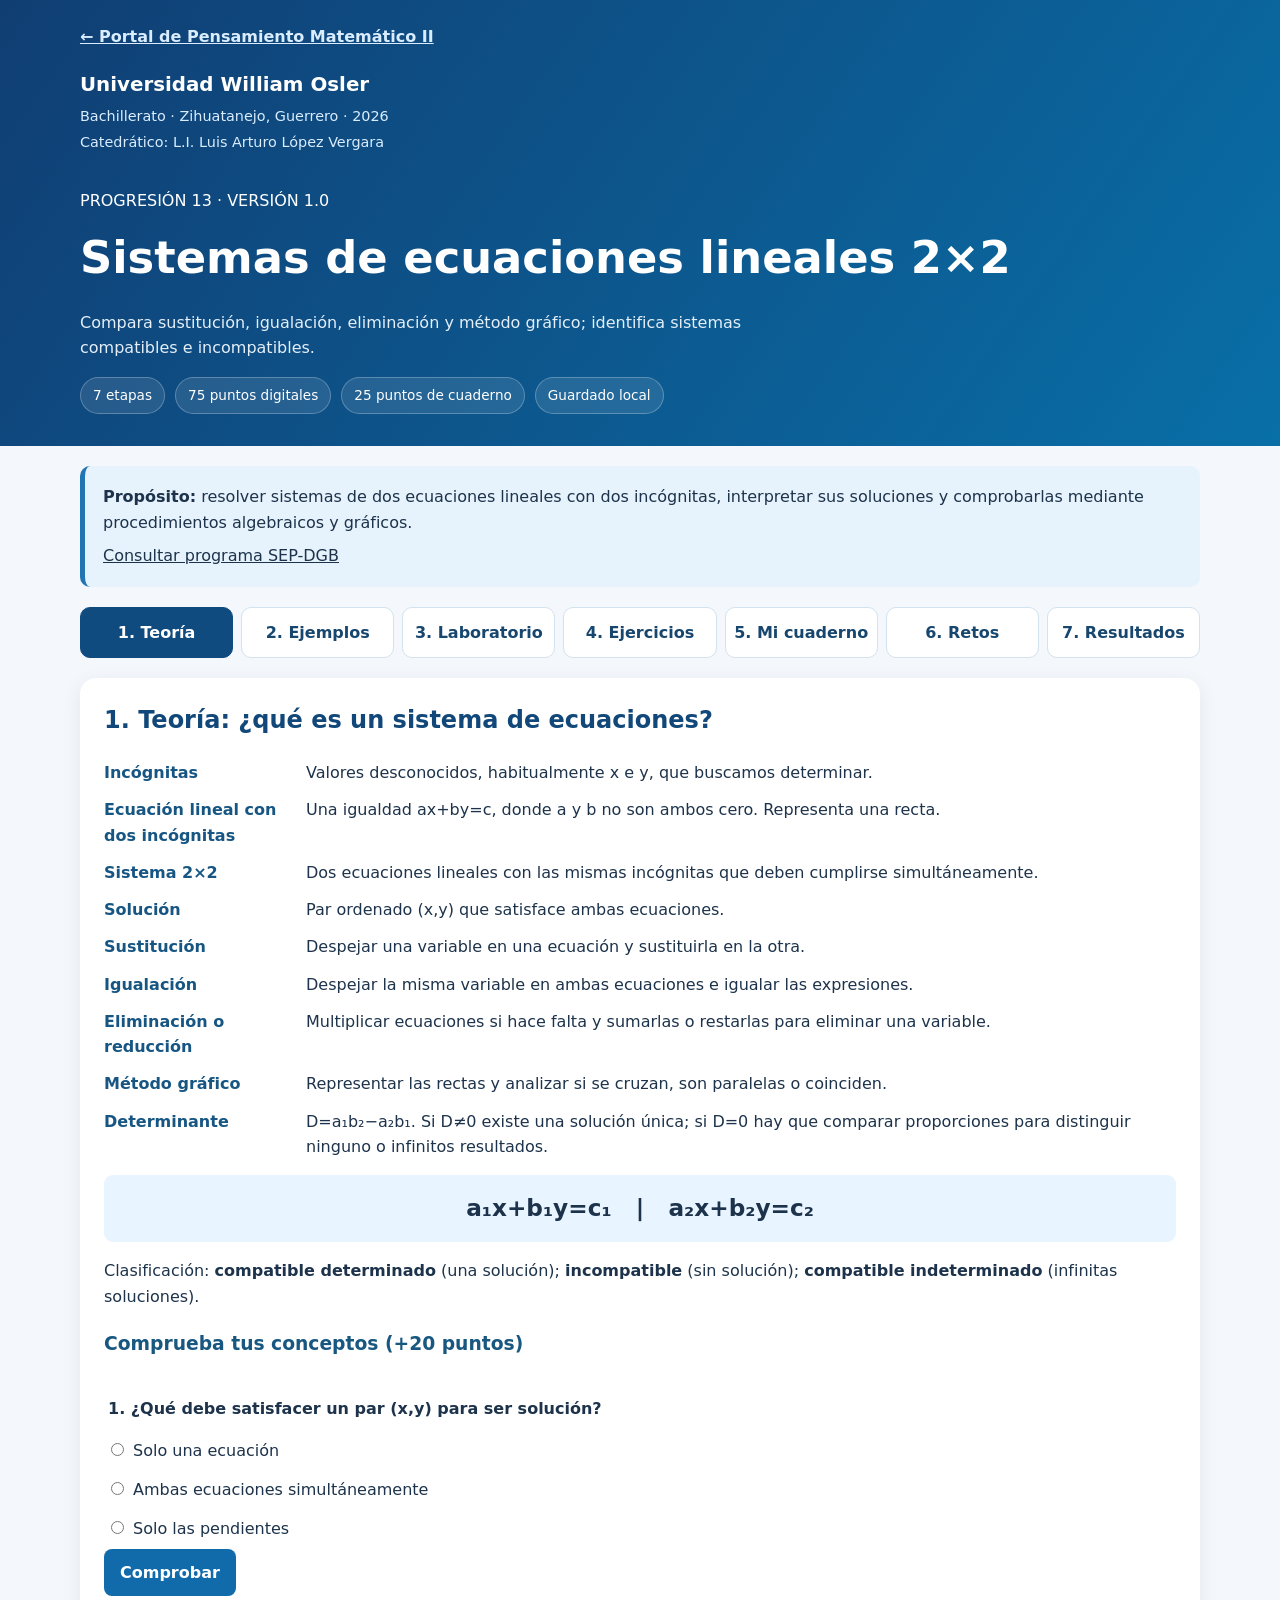
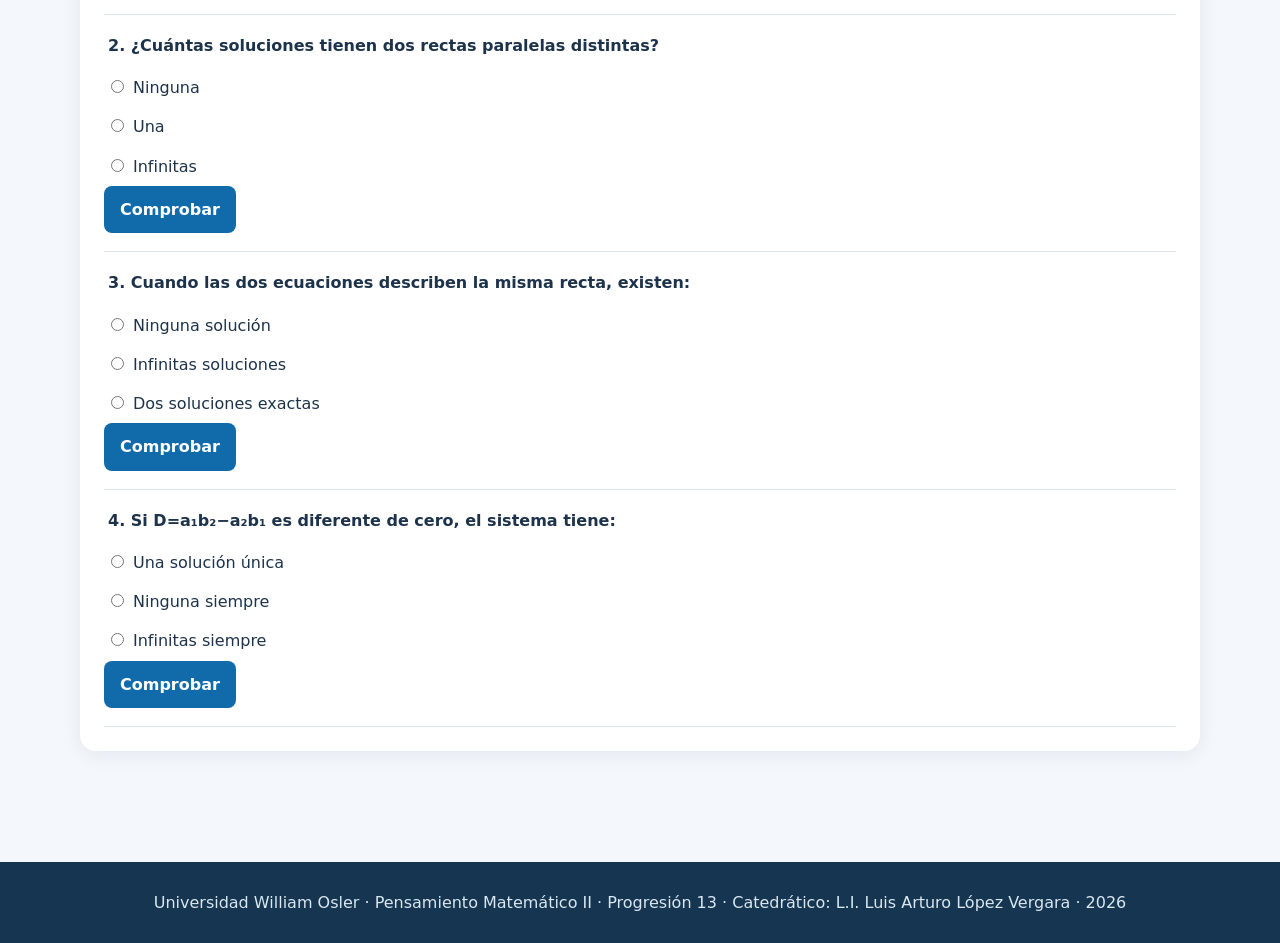
<file: sistemas-ecuaciones/index.html>
<!doctype html><html lang="es"><head><meta charset="utf-8"><meta name="viewport" content="width=device-width,initial-scale=1"><meta name="theme-color" content="#103e73"><meta name="description" content="Progresión 13: sistemas lineales 2×2, métodos de solución y gráfica interactiva"><title>Progresión 13 · Sistemas de ecuaciones | Universidad William Osler</title><link rel="stylesheet" href="../assets/css/estilos.css"><link rel="stylesheet" href="modulo.css"><script src="modulo.js" defer></script></head><body><a class="skip" href="#principal">Saltar al contenido</a><header class="lesson-header"><div class="container"><a class="back" href="../index.html">← Portal de Pensamiento Matemático II</a><div class="lesson-identity"><strong>Universidad William Osler</strong><span>Bachillerato · Zihuatanejo, Guerrero · 2026</span><span>Catedrático: L.I. Luis Arturo López Vergara</span></div><div class="heading"><span>PROGRESIÓN 13 · VERSIÓN 1.0</span><h1>Sistemas de ecuaciones lineales 2×2</h1><p>Compara sustitución, igualación, eliminación y método gráfico; identifica sistemas compatibles e incompatibles.</p></div><div class="lesson-stats"><span>7 etapas</span><span>75 puntos digitales</span><span>25 puntos de cuaderno</span><span>Guardado local</span></div></div></header>
<main class="container lesson" id="principal"><div class="goal"><strong>Propósito:</strong> resolver sistemas de dos ecuaciones lineales con dos incógnitas, interpretar sus soluciones y comprobarlas mediante procedimientos algebraicos y gráficos.<br><a target="_blank" rel="noopener" href="https://dgb.sep.gob.mx/storage/recursos/2025/09/HFhKDCTZRZ-Pensamiento-Matematico-II.pdf">Consultar programa SEP-DGB</a></div>
<nav class="lesson-nav" aria-label="Etapas de aprendizaje"><button type="button" class="tab active" data-section="teoria">1. Teoría</button><button type="button" class="tab" data-section="ejemplos">2. Ejemplos</button><button type="button" class="tab" data-section="laboratorio">3. Laboratorio</button><button type="button" class="tab" data-section="ejercicios">4. Ejercicios</button><button type="button" class="tab" data-section="cuaderno">5. Mi cuaderno</button><button type="button" class="tab" data-section="retos">6. Retos</button><button type="button" class="tab" data-section="resultados">7. Resultados</button></nav>
<section class="stage visible" id="teoria"><div class="lesson-card"><h2>1. Teoría: ¿qué es un sistema de ecuaciones?</h2><dl class="definitions"><dt>Incógnitas</dt><dd>Valores desconocidos, habitualmente x e y, que buscamos determinar.</dd><dt>Ecuación lineal con dos incógnitas</dt><dd>Una igualdad ax+by=c, donde a y b no son ambos cero. Representa una recta.</dd><dt>Sistema 2×2</dt><dd>Dos ecuaciones lineales con las mismas incógnitas que deben cumplirse simultáneamente.</dd><dt>Solución</dt><dd>Par ordenado (x,y) que satisface ambas ecuaciones.</dd><dt>Sustitución</dt><dd>Despejar una variable en una ecuación y sustituirla en la otra.</dd><dt>Igualación</dt><dd>Despejar la misma variable en ambas ecuaciones e igualar las expresiones.</dd><dt>Eliminación o reducción</dt><dd>Multiplicar ecuaciones si hace falta y sumarlas o restarlas para eliminar una variable.</dd><dt>Método gráfico</dt><dd>Representar las rectas y analizar si se cruzan, son paralelas o coinciden.</dd><dt>Determinante</dt><dd>D=a₁b₂−a₂b₁. Si D≠0 existe una solución única; si D=0 hay que comparar proporciones para distinguir ninguno o infinitos resultados.</dd></dl><div class="formula">a₁x+b₁y=c₁ &nbsp; | &nbsp; a₂x+b₂y=c₂</div><p>Clasificación: <strong>compatible determinado</strong> (una solución); <strong>incompatible</strong> (sin solución); <strong>compatible indeterminado</strong> (infinitas soluciones).</p><h3>Comprueba tus conceptos (+20 puntos)</h3><div id="preguntas-conceptos"></div></div></section>
<section class="stage" id="ejemplos"><div class="lesson-card"><h2>2. Seis ejemplos resueltos</h2>
<article class="worked"><h3>Ejemplo 1. Sustitución</h3><ol><li>x+y=10 y x−y=2.</li><li>Despejamos x=10−y.</li><li>Sustituimos: (10−y)−y=2 → 10−2y=2 → y=4.</li><li>x=10−4=6. Comprobación: 6+4=10 y 6−4=2.</li></ol></article>
<article class="worked"><h3>Ejemplo 2. Eliminación</h3><ol><li>2x+3y=13 y 2x−y=5.</li><li>Restamos la segunda a la primera: 4y=8 → y=2.</li><li>2x−2=5 → x=3.5.</li><li>Comprobación: 2(3.5)+3(2)=13; 2(3.5)−2=5.</li></ol></article>
<article class="worked"><h3>Ejemplo 3. Igualación</h3><ol><li>y=2x+1 y y=−x+7.</li><li>Igualamos: 2x+1=−x+7 → 3x=6 → x=2.</li><li>y=2(2)+1=5. Ambas rectas se cruzan en (2,5).</li></ol></article>
<article class="worked"><h3>Ejemplo 4. Sin solución</h3><ol><li>2x+2y=8 y x+y=6.</li><li>La primera equivale a x+y=4, contradictoria con x+y=6.</li><li>Las rectas son paralelas distintas: no existe par común.</li></ol></article>
<article class="worked"><h3>Ejemplo 5. Infinitas soluciones</h3><ol><li>2x+4y=12 y x+2y=6.</li><li>La primera es el doble de la segunda.</li><li>Representan una misma recta: todos los puntos que satisfacen x+2y=6 son soluciones.</li></ol></article>
<article class="worked"><h3>Ejemplo 6. Venta en una cafetería</h3><ol><li>Dos cafés y un pan cuestan $100; un café y dos panes cuestan $80.</li><li>Sean x=precio del café e y=precio del pan: 2x+y=100, x+2y=80.</li><li>Multiplicamos la segunda por 2: 2x+4y=160. Restamos la primera: 3y=60 → y=20.</li><li>x+2(20)=80 → x=40. Verificación: 2(40)+20=100.</li></ol></article>
</div></section>
<section class="stage" id="laboratorio"><div class="lesson-card"><h2>3. Laboratorio de intersección de rectas</h2><p>Introduce los seis coeficientes en la forma ax+by=c. Para representar una recta válida, a y b no deben ser cero simultáneamente.</p><div class="labcontrols"><label>a₁<input id="a1" type="number" step="any" value="1"></label><label>b₁<input id="b1" type="number" step="any" value="1"></label><label>c₁<input id="c1" type="number" step="any" value="6"></label><label>a₂<input id="a2" type="number" step="any" value="1"></label><label>b₂<input id="b2" type="number" step="any" value="-1"></label><label>c₂<input id="c2" type="number" step="any" value="2"></label></div><div class="graph-actions"><button type="button" class="soft" data-example="unica">Cruce único</button><button type="button" class="soft" data-example="paralela">Paralelas</button><button type="button" class="soft" data-example="coincidente">Coincidentes</button><button type="button" class="soft" data-example="vertical">Vertical y horizontal</button></div><div class="callout" id="lab-aviso" aria-live="polite"></div><div id="ecuaciones-live" class="formula"></div><div class="graph-wrap"><svg id="grafica" viewBox="0 0 700 470" role="img" aria-label="Plano cartesiano con dos rectas del sistema"></svg></div><div class="metrics"><div><span>Clasificación</span><strong id="tipo-live">—</strong></div><div><span>Solución</span><strong id="solucion-live">—</strong></div><div><span>Determinante</span><strong id="determinante-live">—</strong></div></div><h3>Comprobación algebraica</h3><p id="procedimiento-lab" class="resultbox" aria-live="polite"></p><p class="lab-note">La escala se ajusta para visualizar la solución cuando existe; si las rectas coinciden se dibuja una línea común. Las cuentas algebraicas determinan el tipo de sistema, no el aspecto aproximado de la gráfica.</p></div></section>
<section class="stage" id="ejercicios"><div class="lesson-card"><h2>4. Ejercicios autocorregibles (+30 puntos)</h2><p>Resuelve primero por escrito y captura el valor pedido, sin unidades.</p><div id="lista-ejercicios"></div></div></section>
<section class="stage" id="cuaderno"><div class="lesson-card notebook"><h2>5. Mi cuaderno matemático (25 puntos)</h2><p>Las actividades son obligatorias. Marcar una casilla declara que realizaste el trabajo; <strong>solo el catedrático valida los puntos</strong>.</p><div class="example"><h3>A. Definiciones (5 puntos)</h3><p>Transcribe: sistema de ecuaciones lineales 2×2, incógnita, solución, sustitución, igualación, eliminación, intersección, paralelismo, rectas coincidentes y determinante.</p><h3>B. Ejemplos resueltos (5 puntos)</h3><p>Desarrolla completamente el ejemplo 1 (sustitución) y el ejemplo 6 (cafetería), indicando el significado de x e y y comprobando los dos resultados.</p><h3>C. Cinco ejercicios manuscritos (10 puntos)</h3><ol><li>Resuelve por sustitución: x+y=9; x−y=3. Comprueba ambas ecuaciones.</li><li>Resuelve por eliminación: 2x+3y=16; x+y=6.</li><li>Resuelve por igualación: y=3x−2; y=−x+10 y grafica ambas rectas.</li><li>Clasifica y representa: 2x+2y=10; x+y=3. Explica por qué no hay solución.</li><li>En una papelería, 3 lápices y 2 cuadernos cuestan $54; 2 lápices y 3 cuadernos cuestan $66. Forma el sistema, resuélvelo y verifica los precios.</li></ol><h3>D. Reflexión y comprobación (5 puntos)</h3><p>¿Por qué una intersección debe satisfacer las dos ecuaciones? Explica qué sucede con dos rectas paralelas y dos coincidentes, e identifica cuándo usarías cada método.</p></div><div id="lista-cuaderno-modulo"></div><p id="estado-cuaderno" aria-live="polite"></p><button type="button" class="soft" id="imprimir-cuaderno">Imprimir cuaderno</button> <button type="button" class="soft" id="reiniciar-cuaderno">Reiniciar marcas</button></div></section>
<section class="stage" id="retos"><div class="lesson-card"><h2>6. Retos gamificados (+25 puntos)</h2><p>Tres misiones (15 puntos) y dos preguntas de interpretación (10 puntos).</p><div id="lista-retos"></div><h3>Interpretación y argumentación</h3><div id="lista-explicacion"></div></div></section>
<section class="stage" id="resultados"><div class="lesson-card"><h2>7. Resultados del aprendizaje</h2><div class="metrics"><div><span>Puntuación digital</span><strong id="puntos-digitales">0 / 75</strong></div><div><span>Cuaderno marcado</span><strong id="puntos-cuaderno">0 / 25</strong></div><div><span>Validación del catedrático</span><strong>Pendiente</strong></div></div><p class="callout">Los puntos del cuaderno son potenciales y no constituyen calificación acreditada. Los resultados digitales permanecen únicamente en este navegador.</p><div class="progress-track"><div class="progress-fill" id="barra-digital"></div></div><p id="detalle-resultados"></p><button type="button" class="soft" id="reiniciar-digital">Reiniciar puntuación digital</button></div></section></main><footer style="padding:28px;text-align:center">Universidad William Osler · Pensamiento Matemático II · Progresión 13 · Catedrático: L.I. Luis Arturo López Vergara · 2026</footer></body></html>
</file>
<file: assets/css/estilos.css>
:root{--navy:#103e73;--blue:#096fa9;--ink:#1d334b;--muted:#5a6e81;--line:#dce6ee;--bg:#f4f7fb;--white:#fff;--teal:#168571;font-family:system-ui,-apple-system,"Segoe UI",sans-serif;color:var(--ink);background:var(--bg);font-synthesis:none}*{box-sizing:border-box}html{scroll-behavior:smooth}body{margin:0;line-height:1.58}a{color:inherit}button,input{font:inherit}button{cursor:pointer}button:focus-visible,a:focus-visible,input:focus-visible{outline:3px solid #e8a43b;outline-offset:3px}[hidden]{display:none!important}.skip{position:absolute;top:-70px;left:10px;z-index:30;background:white;padding:12px}.skip:focus{top:10px}.container{width:min(1120px,calc(100% - 36px));margin:auto}.header{background:radial-gradient(ellipse at 90% 20%,#117eb5 0%,transparent 38%),linear-gradient(128deg,#0b305d,#115b90);color:white;padding:20px 0 48px}.identity{display:flex;align-items:center;gap:12px}.identity strong{font-size:1.12rem;display:block}.identity small{font-size:.78rem;opacity:.83;display:block}.topnav{display:flex;gap:22px;justify-content:flex-end;margin-top:-35px;font-weight:600;font-size:.87rem}.topnav a{text-decoration:none;color:#e9f5ff}.topnav a:hover{text-decoration:underline}.hero{max-width:760px;padding:94px 0 16px}.eyebrow,.overline{font-size:.76rem;font-weight:800;letter-spacing:.13em}.eyebrow{color:#bde5ff}.overline{color:#1777ab}.hero h1{font-size:clamp(2.7rem,6vw,5rem);line-height:1.1;letter-spacing:-.045em;margin:14px 0}.hero h1 em{font-style:normal;color:#a9d9ff}.hero p{font-size:1.15rem;color:#d9ecfc;max-width:680px}.hero-actions{display:flex;flex-wrap:wrap;gap:11px;margin:28px 0 34px}.btn{display:inline-flex;align-items:center;justify-content:center;gap:8px;border:1px solid transparent;border-radius:10px;padding:11px 17px;text-decoration:none;font-weight:750;transition:transform .2s,background .2s}.btn:hover{transform:translateY(-1px)}.btn-light{background:#fff;color:#104778}.btn-outline{border-color:#9ccae9;color:white}.btn-primary{background:#145d91;color:white}.btn-secondary,.btn-ghost{background:#e6f1fa;color:#125180}.hero-stats{display:flex;flex-wrap:wrap;gap:25px;color:#d7e9f7;font-size:.89rem}.hero-stats b{font-size:1.33rem;color:white;margin-right:4px}.intro{display:grid;grid-template-columns:1.15fr .85fr;gap:38px;align-items:center;margin:48px 0 55px}.intro h2,.section h2{font-size:clamp(1.65rem,3.5vw,2.4rem);letter-spacing:-.025em;line-height:1.2;margin:9px 0 14px}.intro p,.section-heading p{color:var(--muted);max-width:720px}.intro-panel,.notebook-card,.notebook-help{background:white;border:1px solid var(--line);padding:24px;border-radius:17px;box-shadow:0 4px 18px #103e7310}.intro-panel h3{margin:0}.intro-panel ol{padding-left:23px}.intro-panel li{margin:11px 0}.section{margin:66px 0;scroll-margin-top:20px}.section-heading{display:flex;justify-content:space-between;align-items:end;gap:20px;margin-bottom:25px}.section-heading h2{margin-bottom:6px}.section-heading p{margin:5px 0}.searchbox{min-width:235px}.searchbox label{display:block;font-size:.8rem;font-weight:800;margin-bottom:6px}.searchbox input{padding:11px 13px;border:1px solid #b9cbd9;border-radius:10px;width:100%}.modules{display:grid;grid-template-columns:repeat(3,minmax(0,1fr));gap:15px}.module{background:white;border:1px solid var(--line);border-radius:15px;padding:20px;display:flex;flex-direction:column;min-height:223px;box-shadow:0 2px 10px #16375109}.module-top{display:flex;justify-content:space-between;align-items:center;gap:8px}.module-num{font-size:.8rem;color:#1e6b9a;font-weight:800}.status{background:#f2f4f7;border:1px solid #dce2e8;color:#667586;font-weight:700;font-size:.72rem;padding:4px 9px;border-radius:50px}.status.ready{background:#def8ef;color:#116447;border-color:#addbc9}.module h3{font-size:1.13rem;line-height:1.3;margin:20px 0 8px}.module p{margin:0 0 14px;color:var(--muted);font-size:.91rem;flex:1}.module-action{font-weight:750;font-size:.85rem;color:#47718d}.module a{color:#125c90;font-weight:750;text-decoration:none}.module a:hover{text-decoration:underline}.notebook-section{background:#eaf2fa;border:1px solid #d9e6f2;padding:30px;border-radius:23px}.points-pill{background:#155b89;color:white;border-radius:30px;white-space:nowrap;padding:9px 15px;font-weight:750}.notebook-layout{display:grid;grid-template-columns:1.35fr .65fr;gap:17px}.notebook-card h3,.notebook-help h3{margin-top:0}.notebook-card>p{color:var(--muted);margin-top:0;font-size:.9rem}.task{display:flex;align-items:flex-start;gap:11px;padding:13px 0;border-bottom:1px solid #ebeff4}.task input{margin-top:5px;accent-color:#168571;width:18px;height:18px}.task label{flex:1;cursor:pointer}.task label strong{display:block}.task label small{display:block;color:var(--muted)}.task .task-points{font-weight:800;white-space:nowrap}.notebook-total{display:flex;justify-content:space-between;gap:12px;margin-top:20px;font-size:.95rem}.progress-track{background:#e2e9ef;height:10px;border-radius:30px;overflow:hidden;margin:13px 0}.progress-fill{height:100%;width:0;background:#168571;transition:width .2s}.book-icon{font-size:2.1rem;display:inline-grid;place-items:center;width:60px;height:60px;background:#e4f2fc;border-radius:15px;color:#155c90}.notice{background:#e9f3fb;border-left:4px solid #2f85b1;padding:15px;border-radius:8px;color:#35546d;margin-top:20px}.notebook-help p{color:var(--muted)}.metrics{display:grid;grid-template-columns:repeat(4,1fr);gap:14px}.metric{background:white;border:1px solid var(--line);border-radius:14px;padding:21px}.metric strong{font-size:2rem;color:#135985;display:block}.metric span{font-size:.85rem;color:var(--muted)}.teacher{background:white;border:1px solid var(--line);border-radius:18px;padding:30px;display:flex;align-items:center;justify-content:space-between;gap:20px}.teacher p{color:var(--muted);max-width:660px}.teacher-links{display:flex;flex-direction:column;gap:10px;min-width:210px}.note{font-size:.86rem}footer{background:#153550;color:#d9e7f1;padding:26px 0;margin-top:70px}.footer-flex{display:flex;justify-content:space-between;flex-wrap:wrap;gap:10px;font-size:.85rem}@media(max-width:850px){.topnav{margin:22px 0 0;justify-content:flex-start;flex-wrap:wrap}.hero{padding:54px 0 10px}.modules{grid-template-columns:repeat(2,minmax(0,1fr))}.notebook-layout,.intro{grid-template-columns:1fr}.metrics{grid-template-columns:repeat(2,1fr)}}@media(max-width:580px){.container{width:min(100% - 28px,1120px)}.header{padding-bottom:35px}.topnav{gap:12px;font-size:.8rem}.hero{padding-top:42px}.hero p{font-size:1rem}.hero-stats{gap:12px}.section-heading{display:block}.searchbox{margin-top:20px}.modules,.metrics{grid-template-columns:1fr}.notebook-section{padding:17px}.teacher{display:block}.teacher-links{margin-top:20px}.points-pill{display:inline-block;margin-top:15px}.module{min-height:unset}}@media(prefers-reduced-motion:reduce){html{scroll-behavior:auto}*,*::before,*::after{transition:none!important}}
</file>
<file: enteros-divisibilidad/modulo.css>
.lesson-header{background:linear-gradient(125deg,#103e73,#096fa7);color:white;padding:24px 0 32px}.lesson-header .container{max-width:1140px}.back{display:inline-block;color:#d9edff;margin-bottom:20px;font-weight:650}.lesson-identity{display:flex;flex-direction:column;gap:4px}.lesson-identity strong{font-size:1.24rem}.lesson-identity span{font-size:.9rem;color:#d9edff}.heading{margin:34px 0 16px}.heading h1{font-size:clamp(1.8rem,5vw,2.8rem);color:white;margin:10px 0}.heading p{max-width:730px;color:#e4eff9}.lesson-stats{display:flex;gap:10px;flex-wrap:wrap}.lesson-stats span{background:#ffffff1a;border:1px solid #ffffff40;padding:7px 12px;border-radius:50px;font-size:.85rem}.lesson{max-width:1140px;padding-top:20px;padding-bottom:25px}.goal{background:#e6f2fc;border-left:5px solid #2175b3;border-radius:10px;padding:18px;line-height:1.6}.goal small{display:block;color:#506577}.goal a{display:inline-block;margin-top:8px}.lesson-nav{display:grid;grid-template-columns:repeat(7,minmax(115px,1fr));gap:8px;overflow-x:auto;margin:20px 0}.tab{background:white;border:1px solid #d2e2ee;border-radius:10px;padding:12px 6px;color:#17476e;font-weight:700;cursor:pointer}.tab.active{background:#104b80;color:white;border-color:#104b80}.tab:focus-visible,.action:focus-visible,.soft:focus-visible{outline:3px solid orange;outline-offset:3px}.stage{display:none}.stage.visible{display:block}.lesson-card{background:white;border-radius:16px;padding:24px;margin:16px 0;box-shadow:0 4px 20px #153c6012}.lesson-card h2{color:#114879;margin-top:0}.lesson-card h3{color:#185780}.lesson-card p,.lesson-card li{line-height:1.65}.columns{display:grid;grid-template-columns:1fr 1fr;gap:16px;margin:18px 0}.example,.worked{background:#f5f8fc;border:1px solid #d9e5ef;border-radius:12px;padding:17px;margin:14px 0}.example.accent{background:#e8f5ff}.definitions{display:grid;grid-template-columns:minmax(110px,190px) 1fr;gap:12px}.definitions dt{font-weight:700;color:#175683}.definitions dd{margin:0}.callout{background:#fff8e7;border-left:4px solid #c98c27;padding:15px;border-radius:8px;margin:16px 0}.quizitem{padding:18px 0;border-bottom:1px solid #dce6ee}.quizitem fieldset{border:0;padding:0}.quizitem legend{font-weight:700;margin-bottom:10px}.quizitem label{display:block;padding:7px 0}.quizitem input[type=radio]{margin-right:9px}.action,.soft{padding:11px 16px;border:0;border-radius:8px;cursor:pointer;font:inherit;font-weight:700}.action{background:#116bab;color:white}.action:disabled{background:#8da6bb;cursor:not-allowed}.soft{background:#e4f1fa;color:#174f7c}.feedback{padding:9px 12px;border-radius:8px;margin-top:8px}.feedback.good{background:#dcfce7;color:#14532d}.feedback.bad{background:#fee2e2;color:#7f1d1d}.problem{border-bottom:1px solid #dfe7ee;padding:14px 0}.problem label{display:block;font-weight:650;margin:9px 0}.problem input[type=text],.columns input,.lesson select{width:100%;max-width:400px;border:1px solid #a4bed1;border-radius:8px;padding:12px;font:inherit}.lesson select{margin:9px 0 12px}.problem .action{margin:7px 0}.problem details{margin:8px 0}.resultbox{background:#e8f4ff;border-radius:9px;padding:16px;margin:13px 0;min-height:60px}.notebook{border-left:5px solid #ca8a26}.notebook-item{display:flex;align-items:start;gap:10px;background:#f6f8fb;padding:13px;border-radius:9px;margin:10px 0}.notebook-item input{margin-top:5px}.notebook-item label{flex:1}.notebook-item b{white-space:nowrap}.note-score{font-weight:700;padding:14px;background:#f1f6fa;margin:16px 0;border-radius:8px}.scoregrid{display:grid;grid-template-columns:repeat(3,1fr);gap:13px;margin:16px 0}.scoregrid>div{background:#f0f6fc;padding:17px;border-radius:10px}.scoregrid strong{display:block;font-size:1.45rem;color:#135080}.scoregrid span{font-size:.85rem}.progress-track{height:13px;background:#dce7ef;border-radius:20px;overflow:hidden}.progress-fill{height:100%;width:0;background:#168b75;transition:width .2s}.muted{color:#596d7c;font-size:.92rem}.lesson-footer{padding:30px 10px;color:#536b7c;display:flex;justify-content:space-between;gap:10px;flex-wrap:wrap}@media(max-width:850px){.lesson-nav{grid-template-columns:repeat(7,125px)}.scoregrid{grid-template-columns:1fr}.columns{grid-template-columns:1fr}}@media(max-width:600px){.lesson-card{padding:16px}.definitions{grid-template-columns:1fr;gap:5px}.definitions dd{margin-bottom:12px}}

.tablewrap{overflow-x:auto}.edu-table{border-collapse:collapse;width:100%;margin:14px 0}.edu-table th,.edu-table td{border:1px solid #d3e1ed;padding:10px;text-align:left}.edu-table th{background:#e6f3fd}.big-expression{font-size:1.8rem;font-weight:750;color:#145784;margin:12px 0}.lab-label{display:block;font-weight:700;margin:14px 0 5px}#valor-x{width:100%;accent-color:#116bab}.lesson .example strong{color:#13527d}@media print{.lesson-header,.lesson-nav,.action,.soft,.lesson-footer,.goal{display:none!important}.stage{display:block!important}.lesson-card{box-shadow:none;break-inside:avoid}.quizitem,.problem{break-inside:avoid}}

.formula{padding:15px;text-align:center;font-size:1.45rem;font-weight:700;background:#e8f4ff;border-radius:9px}.lesson input[type=range]{width:100%;accent-color:#116bab}.lesson input[type=number]{width:100%;max-width:250px;padding:12px;border:1px solid #a4bed1;border-radius:8px;font:inherit}.example>label{display:block;font-weight:700;margin:12px 0 6px}#recta{display:block;width:100%;height:auto;background:#fff;border:1px solid #d6e5ee;border-radius:8px;margin-top:16px}.prime-grid{display:grid;grid-template-columns:repeat(10,minmax(0,1fr));gap:6px}.prime-grid span{text-align:center;border-radius:6px;background:#e7edf2;padding:9px 0;font-weight:600}.prime-grid .is-prime{background:#1374a7;color:white}.prime-grid .not-prime{background:#fff1d5;color:#7b5600}.problem input[type=number]{max-width:260px}@media(max-width:500px){.prime-grid{grid-template-columns:repeat(5,minmax(0,1fr))}}
</file>
<file: funciones/modulo.css>
.lesson-header{background:linear-gradient(125deg,#103e73,#096fa7);color:white;padding:24px 0 32px}.lesson-header .container{max-width:1140px}.back{display:inline-block;color:#d9edff;margin-bottom:20px;font-weight:650}.lesson-identity{display:flex;flex-direction:column;gap:4px}.lesson-identity strong{font-size:1.24rem}.lesson-identity span{font-size:.9rem;color:#d9edff}.heading{margin:34px 0 16px}.heading h1{font-size:clamp(1.8rem,5vw,2.8rem);color:white;margin:10px 0}.heading p{max-width:730px;color:#e4eff9}.lesson-stats{display:flex;gap:10px;flex-wrap:wrap}.lesson-stats span{background:#ffffff1a;border:1px solid #ffffff40;padding:7px 12px;border-radius:50px;font-size:.85rem}.lesson{max-width:1140px;padding-top:20px;padding-bottom:25px}.goal{background:#e6f2fc;border-left:5px solid #2175b3;border-radius:10px;padding:18px;line-height:1.6}.goal small{display:block;color:#506577}.goal a{display:inline-block;margin-top:8px}.lesson-nav{display:grid;grid-template-columns:repeat(7,minmax(115px,1fr));gap:8px;overflow-x:auto;margin:20px 0}.tab{background:white;border:1px solid #d2e2ee;border-radius:10px;padding:12px 6px;color:#17476e;font-weight:700;cursor:pointer}.tab.active{background:#104b80;color:white;border-color:#104b80}.tab:focus-visible,.action:focus-visible,.soft:focus-visible{outline:3px solid orange;outline-offset:3px}.stage{display:none}.stage.visible{display:block}.lesson-card{background:white;border-radius:16px;padding:24px;margin:16px 0;box-shadow:0 4px 20px #153c6012}.lesson-card h2{color:#114879;margin-top:0}.lesson-card h3{color:#185780}.lesson-card p,.lesson-card li{line-height:1.65}.columns{display:grid;grid-template-columns:1fr 1fr;gap:16px;margin:18px 0}.example,.worked{background:#f5f8fc;border:1px solid #d9e5ef;border-radius:12px;padding:17px;margin:14px 0}.example.accent{background:#e8f5ff}.definitions{display:grid;grid-template-columns:minmax(110px,190px) 1fr;gap:12px}.definitions dt{font-weight:700;color:#175683}.definitions dd{margin:0}.callout{background:#fff8e7;border-left:4px solid #c98c27;padding:15px;border-radius:8px;margin:16px 0}.quizitem{padding:18px 0;border-bottom:1px solid #dce6ee}.quizitem fieldset{border:0;padding:0}.quizitem legend{font-weight:700;margin-bottom:10px}.quizitem label{display:block;padding:7px 0}.quizitem input[type=radio]{margin-right:9px}.action,.soft{padding:11px 16px;border:0;border-radius:8px;cursor:pointer;font:inherit;font-weight:700}.action{background:#116bab;color:white}.action:disabled{background:#8da6bb;cursor:not-allowed}.soft{background:#e4f1fa;color:#174f7c}.feedback{padding:9px 12px;border-radius:8px;margin-top:8px}.feedback.good{background:#dcfce7;color:#14532d}.feedback.bad{background:#fee2e2;color:#7f1d1d}.problem{border-bottom:1px solid #dfe7ee;padding:14px 0}.problem label{display:block;font-weight:650;margin:9px 0}.problem input[type=text],.columns input,.lesson select{width:100%;max-width:400px;border:1px solid #a4bed1;border-radius:8px;padding:12px;font:inherit}.lesson select{margin:9px 0 12px}.problem .action{margin:7px 0}.problem details{margin:8px 0}.resultbox{background:#e8f4ff;border-radius:9px;padding:16px;margin:13px 0;min-height:60px}.notebook{border-left:5px solid #ca8a26}.notebook-item{display:flex;align-items:start;gap:10px;background:#f6f8fb;padding:13px;border-radius:9px;margin:10px 0}.notebook-item input{margin-top:5px}.notebook-item label{flex:1}.notebook-item b{white-space:nowrap}.note-score{font-weight:700;padding:14px;background:#f1f6fa;margin:16px 0;border-radius:8px}.scoregrid{display:grid;grid-template-columns:repeat(3,1fr);gap:13px;margin:16px 0}.scoregrid>div{background:#f0f6fc;padding:17px;border-radius:10px}.scoregrid strong{display:block;font-size:1.45rem;color:#135080}.scoregrid span{font-size:.85rem}.progress-track{height:13px;background:#dce7ef;border-radius:20px;overflow:hidden}.progress-fill{height:100%;width:0;background:#168b75;transition:width .2s}.muted{color:#596d7c;font-size:.92rem}.lesson-footer{padding:30px 10px;color:#536b7c;display:flex;justify-content:space-between;gap:10px;flex-wrap:wrap}@media(max-width:850px){.lesson-nav{grid-template-columns:repeat(7,125px)}.scoregrid{grid-template-columns:1fr}.columns{grid-template-columns:1fr}}@media(max-width:600px){.lesson-card{padding:16px}.definitions{grid-template-columns:1fr;gap:5px}.definitions dd{margin-bottom:12px}}

.tablewrap{overflow-x:auto}.edu-table{border-collapse:collapse;width:100%;margin:14px 0}.edu-table th,.edu-table td{border:1px solid #d3e1ed;padding:10px;text-align:left}.edu-table th{background:#e6f3fd}.big-expression{font-size:1.8rem;font-weight:750;color:#145784;margin:12px 0}.lab-label{display:block;font-weight:700;margin:14px 0 5px}#valor-x{width:100%;accent-color:#116bab}.lesson .example strong{color:#13527d}@media print{.lesson-header,.lesson-nav,.action,.soft,.lesson-footer,.goal{display:none!important}.stage{display:block!important}.lesson-card{box-shadow:none;break-inside:avoid}.quizitem,.problem{break-inside:avoid}}

.formula{padding:15px;text-align:center;font-size:1.45rem;font-weight:700;background:#e8f4ff;border-radius:9px}.lesson input[type=range]{width:100%;accent-color:#116bab}.lesson input[type=number]{width:100%;max-width:250px;padding:12px;border:1px solid #a4bed1;border-radius:8px;font:inherit}.example>label{display:block;font-weight:700;margin:12px 0 6px}#recta{display:block;width:100%;height:auto;background:#fff;border:1px solid #d6e5ee;border-radius:8px;margin-top:16px}.prime-grid{display:grid;grid-template-columns:repeat(10,minmax(0,1fr));gap:6px}.prime-grid span{text-align:center;border-radius:6px;background:#e7edf2;padding:9px 0;font-weight:600}.prime-grid .is-prime{background:#1374a7;color:white}.prime-grid .not-prime{background:#fff1d5;color:#7b5600}.problem input[type=number]{max-width:260px}@media(max-width:500px){.prime-grid{grid-template-columns:repeat(5,minmax(0,1fr))}}

.mini-bars{display:grid;gap:7px;margin-top:14px}.mini-bars .bar-row{display:flex;align-items:center;gap:8px}.mini-bars .bar-row span{min-width:52px;font-weight:700}.mini-bars .bar-row div{height:17px;border-radius:6px;background:#177cb4;max-width:100%}.mini-bars .bar-row:nth-child(2) div{background:#168d73}.method-steps{line-height:1.75;padding-left:20px}.method-steps li{margin:5px 0}.resultbox{overflow-wrap:anywhere}
#recta{display:block;width:100%;height:auto;max-height:220px;border:1px solid #d1e0ec;border-radius:10px;background:white;margin:12px 0} .lab-label{display:block;font-weight:700;margin-top:12px}.lesson select{max-width:100%} .lesson input[type=range]{width:100%;accent-color:#116bab}.lesson .example{overflow-wrap:anywhere}

#grafica-relacion{display:block;width:100%;height:auto;border:1px solid #d1e0ec;border-radius:10px;background:white} .lesson input[type=number]{max-width:400px}

#grafica-finanzas{display:block;width:100%;height:auto;border:1px solid #d1e0ec;border-radius:10px;background:white}.lesson input[type=number]{max-width:400px}

.visual-area{margin:18px auto;padding:8px;background:#fff;border:1px solid #d2e0ee;border-radius:12px}.visual-area svg{width:100%;height:auto;display:block;max-height:350px}.lesson select{width:100%;max-width:340px;padding:10px;border:1px solid #9db3c9;border-radius:9px;font:inherit}.scoregrid strong#formula-area{font-size:1.05rem;line-height:1.5}

#napoleon-svg{width:100%;height:auto;display:block;border:1px solid #caddeb;border-radius:12px;background:white} .metricline{display:grid;grid-template-columns:repeat(3,minmax(0,1fr));gap:10px}.metricline>div{background:#e8f3fc;border-radius:10px;padding:12px;text-align:center}.metricline strong{display:block;color:#104b80;font-size:1.2rem}.lesson button:focus-visible{outline:3px solid #f6a623;outline-offset:2px}@media(max-width:640px){.metricline{grid-template-columns:1fr}}

.coord-grid{display:grid;grid-template-columns:repeat(4,minmax(0,1fr));gap:12px}.coord-grid label{font-weight:700;color:#164b75;font-size:.9rem}.coord-grid input{width:100%;padding:9px;border:1px solid #b5c8db;border-radius:8px}.graph-wrap{background:#fff;border:1px solid #cbdbe9;border-radius:12px;padding:10px;overflow:auto}.graph-wrap svg{width:100%;height:auto;max-height:600px}.metrics{display:grid;grid-template-columns:repeat(3,1fr);gap:10px;margin-top:12px}.metrics>div{background:#e8f3fc;border-radius:10px;padding:12px}.metrics strong{display:block;color:#174977;font-size:1.25rem}.metrics span{font-size:.82rem}.coord-actions{display:flex;flex-wrap:wrap;gap:8px;margin:12px 0}.coord-actions button{border:1px solid #a2c1da;background:#eaf4fb;color:#123f67;border-radius:8px;padding:10px;cursor:pointer;font:inherit;font-weight:650}@media(max-width:720px){.coord-grid{grid-template-columns:repeat(2,minmax(0,1fr))}.metrics{grid-template-columns:1fr}}

.labcontrols{display:grid;grid-template-columns:repeat(4,minmax(0,1fr));gap:12px}.labcontrols label{display:flex;flex-direction:column;gap:5px;font-weight:700}.labcontrols input{width:100%;padding:9px;border:1px solid #a4bed1;border-radius:8px}.graph-wrap{overflow:hidden;background:white;border:1px solid #d9e5ef;border-radius:10px;margin:15px 0}.graph-wrap svg{display:block;width:100%;height:auto}.metrics{display:grid;grid-template-columns:repeat(3,1fr);gap:10px}.metrics>div{background:#eef6fd;border-radius:10px;padding:12px}.metrics span{display:block;color:#42576e;font-size:.85rem}.metrics strong{display:block;font-size:1.2rem;color:#144a75}.values{width:100%;border-collapse:collapse}.values th,.values td{border:1px solid #d7e3ee;padding:8px;text-align:center}.values th{background:#ebf4fc}.notebook-item{display:flex;gap:12px;align-items:start;padding:12px;border-bottom:1px solid #dde7ef}.notebook-item input{margin-top:6px}.notebook-item strong{display:block}.notebook-item small{display:block}.progress-track{height:12px;background:#d8e6f1;border-radius:20px;overflow:hidden}.progress-fill{height:100%;background:#15956c;width:0}.lab-note{font-size:.9rem;color:#536b7c}.graph-actions{display:flex;gap:8px;flex-wrap:wrap;margin:12px 0}@media(max-width:700px){.labcontrols,.metrics{grid-template-columns:repeat(2,minmax(0,1fr))}}@media print{.lesson-header,.lesson-nav,.graph-actions,.labcontrols,.tab,button{display:none!important}.stage{display:block!important}.lesson-card{box-shadow:none;break-inside:avoid}}
</file>
<file: geometria-areas/modulo.css>
.lesson-header{background:linear-gradient(125deg,#103e73,#096fa7);color:white;padding:24px 0 32px}.lesson-header .container{max-width:1140px}.back{display:inline-block;color:#d9edff;margin-bottom:20px;font-weight:650}.lesson-identity{display:flex;flex-direction:column;gap:4px}.lesson-identity strong{font-size:1.24rem}.lesson-identity span{font-size:.9rem;color:#d9edff}.heading{margin:34px 0 16px}.heading h1{font-size:clamp(1.8rem,5vw,2.8rem);color:white;margin:10px 0}.heading p{max-width:730px;color:#e4eff9}.lesson-stats{display:flex;gap:10px;flex-wrap:wrap}.lesson-stats span{background:#ffffff1a;border:1px solid #ffffff40;padding:7px 12px;border-radius:50px;font-size:.85rem}.lesson{max-width:1140px;padding-top:20px;padding-bottom:25px}.goal{background:#e6f2fc;border-left:5px solid #2175b3;border-radius:10px;padding:18px;line-height:1.6}.goal small{display:block;color:#506577}.goal a{display:inline-block;margin-top:8px}.lesson-nav{display:grid;grid-template-columns:repeat(7,minmax(115px,1fr));gap:8px;overflow-x:auto;margin:20px 0}.tab{background:white;border:1px solid #d2e2ee;border-radius:10px;padding:12px 6px;color:#17476e;font-weight:700;cursor:pointer}.tab.active{background:#104b80;color:white;border-color:#104b80}.tab:focus-visible,.action:focus-visible,.soft:focus-visible{outline:3px solid orange;outline-offset:3px}.stage{display:none}.stage.visible{display:block}.lesson-card{background:white;border-radius:16px;padding:24px;margin:16px 0;box-shadow:0 4px 20px #153c6012}.lesson-card h2{color:#114879;margin-top:0}.lesson-card h3{color:#185780}.lesson-card p,.lesson-card li{line-height:1.65}.columns{display:grid;grid-template-columns:1fr 1fr;gap:16px;margin:18px 0}.example,.worked{background:#f5f8fc;border:1px solid #d9e5ef;border-radius:12px;padding:17px;margin:14px 0}.example.accent{background:#e8f5ff}.definitions{display:grid;grid-template-columns:minmax(110px,190px) 1fr;gap:12px}.definitions dt{font-weight:700;color:#175683}.definitions dd{margin:0}.callout{background:#fff8e7;border-left:4px solid #c98c27;padding:15px;border-radius:8px;margin:16px 0}.quizitem{padding:18px 0;border-bottom:1px solid #dce6ee}.quizitem fieldset{border:0;padding:0}.quizitem legend{font-weight:700;margin-bottom:10px}.quizitem label{display:block;padding:7px 0}.quizitem input[type=radio]{margin-right:9px}.action,.soft{padding:11px 16px;border:0;border-radius:8px;cursor:pointer;font:inherit;font-weight:700}.action{background:#116bab;color:white}.action:disabled{background:#8da6bb;cursor:not-allowed}.soft{background:#e4f1fa;color:#174f7c}.feedback{padding:9px 12px;border-radius:8px;margin-top:8px}.feedback.good{background:#dcfce7;color:#14532d}.feedback.bad{background:#fee2e2;color:#7f1d1d}.problem{border-bottom:1px solid #dfe7ee;padding:14px 0}.problem label{display:block;font-weight:650;margin:9px 0}.problem input[type=text],.columns input,.lesson select{width:100%;max-width:400px;border:1px solid #a4bed1;border-radius:8px;padding:12px;font:inherit}.lesson select{margin:9px 0 12px}.problem .action{margin:7px 0}.problem details{margin:8px 0}.resultbox{background:#e8f4ff;border-radius:9px;padding:16px;margin:13px 0;min-height:60px}.notebook{border-left:5px solid #ca8a26}.notebook-item{display:flex;align-items:start;gap:10px;background:#f6f8fb;padding:13px;border-radius:9px;margin:10px 0}.notebook-item input{margin-top:5px}.notebook-item label{flex:1}.notebook-item b{white-space:nowrap}.note-score{font-weight:700;padding:14px;background:#f1f6fa;margin:16px 0;border-radius:8px}.scoregrid{display:grid;grid-template-columns:repeat(3,1fr);gap:13px;margin:16px 0}.scoregrid>div{background:#f0f6fc;padding:17px;border-radius:10px}.scoregrid strong{display:block;font-size:1.45rem;color:#135080}.scoregrid span{font-size:.85rem}.progress-track{height:13px;background:#dce7ef;border-radius:20px;overflow:hidden}.progress-fill{height:100%;width:0;background:#168b75;transition:width .2s}.muted{color:#596d7c;font-size:.92rem}.lesson-footer{padding:30px 10px;color:#536b7c;display:flex;justify-content:space-between;gap:10px;flex-wrap:wrap}@media(max-width:850px){.lesson-nav{grid-template-columns:repeat(7,125px)}.scoregrid{grid-template-columns:1fr}.columns{grid-template-columns:1fr}}@media(max-width:600px){.lesson-card{padding:16px}.definitions{grid-template-columns:1fr;gap:5px}.definitions dd{margin-bottom:12px}}

.tablewrap{overflow-x:auto}.edu-table{border-collapse:collapse;width:100%;margin:14px 0}.edu-table th,.edu-table td{border:1px solid #d3e1ed;padding:10px;text-align:left}.edu-table th{background:#e6f3fd}.big-expression{font-size:1.8rem;font-weight:750;color:#145784;margin:12px 0}.lab-label{display:block;font-weight:700;margin:14px 0 5px}#valor-x{width:100%;accent-color:#116bab}.lesson .example strong{color:#13527d}@media print{.lesson-header,.lesson-nav,.action,.soft,.lesson-footer,.goal{display:none!important}.stage{display:block!important}.lesson-card{box-shadow:none;break-inside:avoid}.quizitem,.problem{break-inside:avoid}}

.formula{padding:15px;text-align:center;font-size:1.45rem;font-weight:700;background:#e8f4ff;border-radius:9px}.lesson input[type=range]{width:100%;accent-color:#116bab}.lesson input[type=number]{width:100%;max-width:250px;padding:12px;border:1px solid #a4bed1;border-radius:8px;font:inherit}.example>label{display:block;font-weight:700;margin:12px 0 6px}#recta{display:block;width:100%;height:auto;background:#fff;border:1px solid #d6e5ee;border-radius:8px;margin-top:16px}.prime-grid{display:grid;grid-template-columns:repeat(10,minmax(0,1fr));gap:6px}.prime-grid span{text-align:center;border-radius:6px;background:#e7edf2;padding:9px 0;font-weight:600}.prime-grid .is-prime{background:#1374a7;color:white}.prime-grid .not-prime{background:#fff1d5;color:#7b5600}.problem input[type=number]{max-width:260px}@media(max-width:500px){.prime-grid{grid-template-columns:repeat(5,minmax(0,1fr))}}

.mini-bars{display:grid;gap:7px;margin-top:14px}.mini-bars .bar-row{display:flex;align-items:center;gap:8px}.mini-bars .bar-row span{min-width:52px;font-weight:700}.mini-bars .bar-row div{height:17px;border-radius:6px;background:#177cb4;max-width:100%}.mini-bars .bar-row:nth-child(2) div{background:#168d73}.method-steps{line-height:1.75;padding-left:20px}.method-steps li{margin:5px 0}.resultbox{overflow-wrap:anywhere}
#recta{display:block;width:100%;height:auto;max-height:220px;border:1px solid #d1e0ec;border-radius:10px;background:white;margin:12px 0} .lab-label{display:block;font-weight:700;margin-top:12px}.lesson select{max-width:100%} .lesson input[type=range]{width:100%;accent-color:#116bab}.lesson .example{overflow-wrap:anywhere}

#grafica-relacion{display:block;width:100%;height:auto;border:1px solid #d1e0ec;border-radius:10px;background:white} .lesson input[type=number]{max-width:400px}

#grafica-finanzas{display:block;width:100%;height:auto;border:1px solid #d1e0ec;border-radius:10px;background:white}.lesson input[type=number]{max-width:400px}

.visual-area{margin:18px auto;padding:8px;background:#fff;border:1px solid #d2e0ee;border-radius:12px}.visual-area svg{width:100%;height:auto;display:block;max-height:350px}.lesson select{width:100%;max-width:340px;padding:10px;border:1px solid #9db3c9;border-radius:9px;font:inherit}.scoregrid strong#formula-area{font-size:1.05rem;line-height:1.5}
</file>
<file: geometria-euclidiana/modulo.css>
.lesson-header{background:linear-gradient(125deg,#103e73,#096fa7);color:white;padding:24px 0 32px}.lesson-header .container{max-width:1140px}.back{display:inline-block;color:#d9edff;margin-bottom:20px;font-weight:650}.lesson-identity{display:flex;flex-direction:column;gap:4px}.lesson-identity strong{font-size:1.24rem}.lesson-identity span{font-size:.9rem;color:#d9edff}.heading{margin:34px 0 16px}.heading h1{font-size:clamp(1.8rem,5vw,2.8rem);color:white;margin:10px 0}.heading p{max-width:730px;color:#e4eff9}.lesson-stats{display:flex;gap:10px;flex-wrap:wrap}.lesson-stats span{background:#ffffff1a;border:1px solid #ffffff40;padding:7px 12px;border-radius:50px;font-size:.85rem}.lesson{max-width:1140px;padding-top:20px;padding-bottom:25px}.goal{background:#e6f2fc;border-left:5px solid #2175b3;border-radius:10px;padding:18px;line-height:1.6}.goal small{display:block;color:#506577}.goal a{display:inline-block;margin-top:8px}.lesson-nav{display:grid;grid-template-columns:repeat(7,minmax(115px,1fr));gap:8px;overflow-x:auto;margin:20px 0}.tab{background:white;border:1px solid #d2e2ee;border-radius:10px;padding:12px 6px;color:#17476e;font-weight:700;cursor:pointer}.tab.active{background:#104b80;color:white;border-color:#104b80}.tab:focus-visible,.action:focus-visible,.soft:focus-visible{outline:3px solid orange;outline-offset:3px}.stage{display:none}.stage.visible{display:block}.lesson-card{background:white;border-radius:16px;padding:24px;margin:16px 0;box-shadow:0 4px 20px #153c6012}.lesson-card h2{color:#114879;margin-top:0}.lesson-card h3{color:#185780}.lesson-card p,.lesson-card li{line-height:1.65}.columns{display:grid;grid-template-columns:1fr 1fr;gap:16px;margin:18px 0}.example,.worked{background:#f5f8fc;border:1px solid #d9e5ef;border-radius:12px;padding:17px;margin:14px 0}.example.accent{background:#e8f5ff}.definitions{display:grid;grid-template-columns:minmax(110px,190px) 1fr;gap:12px}.definitions dt{font-weight:700;color:#175683}.definitions dd{margin:0}.callout{background:#fff8e7;border-left:4px solid #c98c27;padding:15px;border-radius:8px;margin:16px 0}.quizitem{padding:18px 0;border-bottom:1px solid #dce6ee}.quizitem fieldset{border:0;padding:0}.quizitem legend{font-weight:700;margin-bottom:10px}.quizitem label{display:block;padding:7px 0}.quizitem input[type=radio]{margin-right:9px}.action,.soft{padding:11px 16px;border:0;border-radius:8px;cursor:pointer;font:inherit;font-weight:700}.action{background:#116bab;color:white}.action:disabled{background:#8da6bb;cursor:not-allowed}.soft{background:#e4f1fa;color:#174f7c}.feedback{padding:9px 12px;border-radius:8px;margin-top:8px}.feedback.good{background:#dcfce7;color:#14532d}.feedback.bad{background:#fee2e2;color:#7f1d1d}.problem{border-bottom:1px solid #dfe7ee;padding:14px 0}.problem label{display:block;font-weight:650;margin:9px 0}.problem input[type=text],.columns input,.lesson select{width:100%;max-width:400px;border:1px solid #a4bed1;border-radius:8px;padding:12px;font:inherit}.lesson select{margin:9px 0 12px}.problem .action{margin:7px 0}.problem details{margin:8px 0}.resultbox{background:#e8f4ff;border-radius:9px;padding:16px;margin:13px 0;min-height:60px}.notebook{border-left:5px solid #ca8a26}.notebook-item{display:flex;align-items:start;gap:10px;background:#f6f8fb;padding:13px;border-radius:9px;margin:10px 0}.notebook-item input{margin-top:5px}.notebook-item label{flex:1}.notebook-item b{white-space:nowrap}.note-score{font-weight:700;padding:14px;background:#f1f6fa;margin:16px 0;border-radius:8px}.scoregrid{display:grid;grid-template-columns:repeat(3,1fr);gap:13px;margin:16px 0}.scoregrid>div{background:#f0f6fc;padding:17px;border-radius:10px}.scoregrid strong{display:block;font-size:1.45rem;color:#135080}.scoregrid span{font-size:.85rem}.progress-track{height:13px;background:#dce7ef;border-radius:20px;overflow:hidden}.progress-fill{height:100%;width:0;background:#168b75;transition:width .2s}.muted{color:#596d7c;font-size:.92rem}.lesson-footer{padding:30px 10px;color:#536b7c;display:flex;justify-content:space-between;gap:10px;flex-wrap:wrap}@media(max-width:850px){.lesson-nav{grid-template-columns:repeat(7,125px)}.scoregrid{grid-template-columns:1fr}.columns{grid-template-columns:1fr}}@media(max-width:600px){.lesson-card{padding:16px}.definitions{grid-template-columns:1fr;gap:5px}.definitions dd{margin-bottom:12px}}

.tablewrap{overflow-x:auto}.edu-table{border-collapse:collapse;width:100%;margin:14px 0}.edu-table th,.edu-table td{border:1px solid #d3e1ed;padding:10px;text-align:left}.edu-table th{background:#e6f3fd}.big-expression{font-size:1.8rem;font-weight:750;color:#145784;margin:12px 0}.lab-label{display:block;font-weight:700;margin:14px 0 5px}#valor-x{width:100%;accent-color:#116bab}.lesson .example strong{color:#13527d}@media print{.lesson-header,.lesson-nav,.action,.soft,.lesson-footer,.goal{display:none!important}.stage{display:block!important}.lesson-card{box-shadow:none;break-inside:avoid}.quizitem,.problem{break-inside:avoid}}

.formula{padding:15px;text-align:center;font-size:1.45rem;font-weight:700;background:#e8f4ff;border-radius:9px}.lesson input[type=range]{width:100%;accent-color:#116bab}.lesson input[type=number]{width:100%;max-width:250px;padding:12px;border:1px solid #a4bed1;border-radius:8px;font:inherit}.example>label{display:block;font-weight:700;margin:12px 0 6px}#recta{display:block;width:100%;height:auto;background:#fff;border:1px solid #d6e5ee;border-radius:8px;margin-top:16px}.prime-grid{display:grid;grid-template-columns:repeat(10,minmax(0,1fr));gap:6px}.prime-grid span{text-align:center;border-radius:6px;background:#e7edf2;padding:9px 0;font-weight:600}.prime-grid .is-prime{background:#1374a7;color:white}.prime-grid .not-prime{background:#fff1d5;color:#7b5600}.problem input[type=number]{max-width:260px}@media(max-width:500px){.prime-grid{grid-template-columns:repeat(5,minmax(0,1fr))}}

.mini-bars{display:grid;gap:7px;margin-top:14px}.mini-bars .bar-row{display:flex;align-items:center;gap:8px}.mini-bars .bar-row span{min-width:52px;font-weight:700}.mini-bars .bar-row div{height:17px;border-radius:6px;background:#177cb4;max-width:100%}.mini-bars .bar-row:nth-child(2) div{background:#168d73}.method-steps{line-height:1.75;padding-left:20px}.method-steps li{margin:5px 0}.resultbox{overflow-wrap:anywhere}
#recta{display:block;width:100%;height:auto;max-height:220px;border:1px solid #d1e0ec;border-radius:10px;background:white;margin:12px 0} .lab-label{display:block;font-weight:700;margin-top:12px}.lesson select{max-width:100%} .lesson input[type=range]{width:100%;accent-color:#116bab}.lesson .example{overflow-wrap:anywhere}

#grafica-relacion{display:block;width:100%;height:auto;border:1px solid #d1e0ec;border-radius:10px;background:white} .lesson input[type=number]{max-width:400px}

#grafica-finanzas{display:block;width:100%;height:auto;border:1px solid #d1e0ec;border-radius:10px;background:white}.lesson input[type=number]{max-width:400px}

.visual-area{margin:18px auto;padding:8px;background:#fff;border:1px solid #d2e0ee;border-radius:12px}.visual-area svg{width:100%;height:auto;display:block;max-height:350px}.lesson select{width:100%;max-width:340px;padding:10px;border:1px solid #9db3c9;border-radius:9px;font:inherit}.scoregrid strong#formula-area{font-size:1.05rem;line-height:1.5}

#napoleon-svg{width:100%;height:auto;display:block;border:1px solid #caddeb;border-radius:12px;background:white} .metricline{display:grid;grid-template-columns:repeat(3,minmax(0,1fr));gap:10px}.metricline>div{background:#e8f3fc;border-radius:10px;padding:12px;text-align:center}.metricline strong{display:block;color:#104b80;font-size:1.2rem}.lesson button:focus-visible{outline:3px solid #f6a623;outline-offset:2px}@media(max-width:640px){.metricline{grid-template-columns:1fr}}
</file>
<file: lenguaje-natural/modulo.css>
.lesson-header{background:linear-gradient(125deg,#103e73,#096fa7);color:white;padding:24px 0 32px}.lesson-header .container{max-width:1140px}.back{display:inline-block;color:#d9edff;margin-bottom:20px;font-weight:650}.lesson-identity{display:flex;flex-direction:column;gap:4px}.lesson-identity strong{font-size:1.24rem}.lesson-identity span{font-size:.9rem;color:#d9edff}.heading{margin:34px 0 16px}.heading h1{font-size:clamp(1.8rem,5vw,2.8rem);color:white;margin:10px 0}.heading p{max-width:730px;color:#e4eff9}.lesson-stats{display:flex;gap:10px;flex-wrap:wrap}.lesson-stats span{background:#ffffff1a;border:1px solid #ffffff40;padding:7px 12px;border-radius:50px;font-size:.85rem}.lesson{max-width:1140px;padding-top:20px;padding-bottom:25px}.goal{background:#e6f2fc;border-left:5px solid #2175b3;border-radius:10px;padding:18px;line-height:1.6}.goal small{display:block;color:#506577}.goal a{display:inline-block;margin-top:8px}.lesson-nav{display:grid;grid-template-columns:repeat(7,minmax(115px,1fr));gap:8px;overflow-x:auto;margin:20px 0}.tab{background:white;border:1px solid #d2e2ee;border-radius:10px;padding:12px 6px;color:#17476e;font-weight:700;cursor:pointer}.tab.active{background:#104b80;color:white;border-color:#104b80}.tab:focus-visible,.action:focus-visible,.soft:focus-visible{outline:3px solid orange;outline-offset:3px}.stage{display:none}.stage.visible{display:block}.lesson-card{background:white;border-radius:16px;padding:24px;margin:16px 0;box-shadow:0 4px 20px #153c6012}.lesson-card h2{color:#114879;margin-top:0}.lesson-card h3{color:#185780}.lesson-card p,.lesson-card li{line-height:1.65}.columns{display:grid;grid-template-columns:1fr 1fr;gap:16px;margin:18px 0}.example,.worked{background:#f5f8fc;border:1px solid #d9e5ef;border-radius:12px;padding:17px;margin:14px 0}.example.accent{background:#e8f5ff}.definitions{display:grid;grid-template-columns:minmax(110px,190px) 1fr;gap:12px}.definitions dt{font-weight:700;color:#175683}.definitions dd{margin:0}.callout{background:#fff8e7;border-left:4px solid #c98c27;padding:15px;border-radius:8px;margin:16px 0}.quizitem{padding:18px 0;border-bottom:1px solid #dce6ee}.quizitem fieldset{border:0;padding:0}.quizitem legend{font-weight:700;margin-bottom:10px}.quizitem label{display:block;padding:7px 0}.quizitem input[type=radio]{margin-right:9px}.action,.soft{padding:11px 16px;border:0;border-radius:8px;cursor:pointer;font:inherit;font-weight:700}.action{background:#116bab;color:white}.action:disabled{background:#8da6bb;cursor:not-allowed}.soft{background:#e4f1fa;color:#174f7c}.feedback{padding:9px 12px;border-radius:8px;margin-top:8px}.feedback.good{background:#dcfce7;color:#14532d}.feedback.bad{background:#fee2e2;color:#7f1d1d}.problem{border-bottom:1px solid #dfe7ee;padding:14px 0}.problem label{display:block;font-weight:650;margin:9px 0}.problem input[type=text],.columns input,.lesson select{width:100%;max-width:400px;border:1px solid #a4bed1;border-radius:8px;padding:12px;font:inherit}.lesson select{margin:9px 0 12px}.problem .action{margin:7px 0}.problem details{margin:8px 0}.resultbox{background:#e8f4ff;border-radius:9px;padding:16px;margin:13px 0;min-height:60px}.notebook{border-left:5px solid #ca8a26}.notebook-item{display:flex;align-items:start;gap:10px;background:#f6f8fb;padding:13px;border-radius:9px;margin:10px 0}.notebook-item input{margin-top:5px}.notebook-item label{flex:1}.notebook-item b{white-space:nowrap}.note-score{font-weight:700;padding:14px;background:#f1f6fa;margin:16px 0;border-radius:8px}.scoregrid{display:grid;grid-template-columns:repeat(3,1fr);gap:13px;margin:16px 0}.scoregrid>div{background:#f0f6fc;padding:17px;border-radius:10px}.scoregrid strong{display:block;font-size:1.45rem;color:#135080}.scoregrid span{font-size:.85rem}.progress-track{height:13px;background:#dce7ef;border-radius:20px;overflow:hidden}.progress-fill{height:100%;width:0;background:#168b75;transition:width .2s}.muted{color:#596d7c;font-size:.92rem}.lesson-footer{padding:30px 10px;color:#536b7c;display:flex;justify-content:space-between;gap:10px;flex-wrap:wrap}@media(max-width:850px){.lesson-nav{grid-template-columns:repeat(7,125px)}.scoregrid{grid-template-columns:1fr}.columns{grid-template-columns:1fr}}@media(max-width:600px){.lesson-card{padding:16px}.definitions{grid-template-columns:1fr;gap:5px}.definitions dd{margin-bottom:12px}}
</file>
<file: matematica-financiera/modulo.css>
.lesson-header{background:linear-gradient(125deg,#103e73,#096fa7);color:white;padding:24px 0 32px}.lesson-header .container{max-width:1140px}.back{display:inline-block;color:#d9edff;margin-bottom:20px;font-weight:650}.lesson-identity{display:flex;flex-direction:column;gap:4px}.lesson-identity strong{font-size:1.24rem}.lesson-identity span{font-size:.9rem;color:#d9edff}.heading{margin:34px 0 16px}.heading h1{font-size:clamp(1.8rem,5vw,2.8rem);color:white;margin:10px 0}.heading p{max-width:730px;color:#e4eff9}.lesson-stats{display:flex;gap:10px;flex-wrap:wrap}.lesson-stats span{background:#ffffff1a;border:1px solid #ffffff40;padding:7px 12px;border-radius:50px;font-size:.85rem}.lesson{max-width:1140px;padding-top:20px;padding-bottom:25px}.goal{background:#e6f2fc;border-left:5px solid #2175b3;border-radius:10px;padding:18px;line-height:1.6}.goal small{display:block;color:#506577}.goal a{display:inline-block;margin-top:8px}.lesson-nav{display:grid;grid-template-columns:repeat(7,minmax(115px,1fr));gap:8px;overflow-x:auto;margin:20px 0}.tab{background:white;border:1px solid #d2e2ee;border-radius:10px;padding:12px 6px;color:#17476e;font-weight:700;cursor:pointer}.tab.active{background:#104b80;color:white;border-color:#104b80}.tab:focus-visible,.action:focus-visible,.soft:focus-visible{outline:3px solid orange;outline-offset:3px}.stage{display:none}.stage.visible{display:block}.lesson-card{background:white;border-radius:16px;padding:24px;margin:16px 0;box-shadow:0 4px 20px #153c6012}.lesson-card h2{color:#114879;margin-top:0}.lesson-card h3{color:#185780}.lesson-card p,.lesson-card li{line-height:1.65}.columns{display:grid;grid-template-columns:1fr 1fr;gap:16px;margin:18px 0}.example,.worked{background:#f5f8fc;border:1px solid #d9e5ef;border-radius:12px;padding:17px;margin:14px 0}.example.accent{background:#e8f5ff}.definitions{display:grid;grid-template-columns:minmax(110px,190px) 1fr;gap:12px}.definitions dt{font-weight:700;color:#175683}.definitions dd{margin:0}.callout{background:#fff8e7;border-left:4px solid #c98c27;padding:15px;border-radius:8px;margin:16px 0}.quizitem{padding:18px 0;border-bottom:1px solid #dce6ee}.quizitem fieldset{border:0;padding:0}.quizitem legend{font-weight:700;margin-bottom:10px}.quizitem label{display:block;padding:7px 0}.quizitem input[type=radio]{margin-right:9px}.action,.soft{padding:11px 16px;border:0;border-radius:8px;cursor:pointer;font:inherit;font-weight:700}.action{background:#116bab;color:white}.action:disabled{background:#8da6bb;cursor:not-allowed}.soft{background:#e4f1fa;color:#174f7c}.feedback{padding:9px 12px;border-radius:8px;margin-top:8px}.feedback.good{background:#dcfce7;color:#14532d}.feedback.bad{background:#fee2e2;color:#7f1d1d}.problem{border-bottom:1px solid #dfe7ee;padding:14px 0}.problem label{display:block;font-weight:650;margin:9px 0}.problem input[type=text],.columns input,.lesson select{width:100%;max-width:400px;border:1px solid #a4bed1;border-radius:8px;padding:12px;font:inherit}.lesson select{margin:9px 0 12px}.problem .action{margin:7px 0}.problem details{margin:8px 0}.resultbox{background:#e8f4ff;border-radius:9px;padding:16px;margin:13px 0;min-height:60px}.notebook{border-left:5px solid #ca8a26}.notebook-item{display:flex;align-items:start;gap:10px;background:#f6f8fb;padding:13px;border-radius:9px;margin:10px 0}.notebook-item input{margin-top:5px}.notebook-item label{flex:1}.notebook-item b{white-space:nowrap}.note-score{font-weight:700;padding:14px;background:#f1f6fa;margin:16px 0;border-radius:8px}.scoregrid{display:grid;grid-template-columns:repeat(3,1fr);gap:13px;margin:16px 0}.scoregrid>div{background:#f0f6fc;padding:17px;border-radius:10px}.scoregrid strong{display:block;font-size:1.45rem;color:#135080}.scoregrid span{font-size:.85rem}.progress-track{height:13px;background:#dce7ef;border-radius:20px;overflow:hidden}.progress-fill{height:100%;width:0;background:#168b75;transition:width .2s}.muted{color:#596d7c;font-size:.92rem}.lesson-footer{padding:30px 10px;color:#536b7c;display:flex;justify-content:space-between;gap:10px;flex-wrap:wrap}@media(max-width:850px){.lesson-nav{grid-template-columns:repeat(7,125px)}.scoregrid{grid-template-columns:1fr}.columns{grid-template-columns:1fr}}@media(max-width:600px){.lesson-card{padding:16px}.definitions{grid-template-columns:1fr;gap:5px}.definitions dd{margin-bottom:12px}}

.tablewrap{overflow-x:auto}.edu-table{border-collapse:collapse;width:100%;margin:14px 0}.edu-table th,.edu-table td{border:1px solid #d3e1ed;padding:10px;text-align:left}.edu-table th{background:#e6f3fd}.big-expression{font-size:1.8rem;font-weight:750;color:#145784;margin:12px 0}.lab-label{display:block;font-weight:700;margin:14px 0 5px}#valor-x{width:100%;accent-color:#116bab}.lesson .example strong{color:#13527d}@media print{.lesson-header,.lesson-nav,.action,.soft,.lesson-footer,.goal{display:none!important}.stage{display:block!important}.lesson-card{box-shadow:none;break-inside:avoid}.quizitem,.problem{break-inside:avoid}}

.formula{padding:15px;text-align:center;font-size:1.45rem;font-weight:700;background:#e8f4ff;border-radius:9px}.lesson input[type=range]{width:100%;accent-color:#116bab}.lesson input[type=number]{width:100%;max-width:250px;padding:12px;border:1px solid #a4bed1;border-radius:8px;font:inherit}.example>label{display:block;font-weight:700;margin:12px 0 6px}#recta{display:block;width:100%;height:auto;background:#fff;border:1px solid #d6e5ee;border-radius:8px;margin-top:16px}.prime-grid{display:grid;grid-template-columns:repeat(10,minmax(0,1fr));gap:6px}.prime-grid span{text-align:center;border-radius:6px;background:#e7edf2;padding:9px 0;font-weight:600}.prime-grid .is-prime{background:#1374a7;color:white}.prime-grid .not-prime{background:#fff1d5;color:#7b5600}.problem input[type=number]{max-width:260px}@media(max-width:500px){.prime-grid{grid-template-columns:repeat(5,minmax(0,1fr))}}

.mini-bars{display:grid;gap:7px;margin-top:14px}.mini-bars .bar-row{display:flex;align-items:center;gap:8px}.mini-bars .bar-row span{min-width:52px;font-weight:700}.mini-bars .bar-row div{height:17px;border-radius:6px;background:#177cb4;max-width:100%}.mini-bars .bar-row:nth-child(2) div{background:#168d73}.method-steps{line-height:1.75;padding-left:20px}.method-steps li{margin:5px 0}.resultbox{overflow-wrap:anywhere}
#recta{display:block;width:100%;height:auto;max-height:220px;border:1px solid #d1e0ec;border-radius:10px;background:white;margin:12px 0} .lab-label{display:block;font-weight:700;margin-top:12px}.lesson select{max-width:100%} .lesson input[type=range]{width:100%;accent-color:#116bab}.lesson .example{overflow-wrap:anywhere}

#grafica-relacion{display:block;width:100%;height:auto;border:1px solid #d1e0ec;border-radius:10px;background:white} .lesson input[type=number]{max-width:400px}

#grafica-finanzas{display:block;width:100%;height:auto;border:1px solid #d1e0ec;border-radius:10px;background:white}.lesson input[type=number]{max-width:400px}
</file>
<file: mcd-mcm/modulo.css>
.lesson-header{background:linear-gradient(125deg,#103e73,#096fa7);color:white;padding:24px 0 32px}.lesson-header .container{max-width:1140px}.back{display:inline-block;color:#d9edff;margin-bottom:20px;font-weight:650}.lesson-identity{display:flex;flex-direction:column;gap:4px}.lesson-identity strong{font-size:1.24rem}.lesson-identity span{font-size:.9rem;color:#d9edff}.heading{margin:34px 0 16px}.heading h1{font-size:clamp(1.8rem,5vw,2.8rem);color:white;margin:10px 0}.heading p{max-width:730px;color:#e4eff9}.lesson-stats{display:flex;gap:10px;flex-wrap:wrap}.lesson-stats span{background:#ffffff1a;border:1px solid #ffffff40;padding:7px 12px;border-radius:50px;font-size:.85rem}.lesson{max-width:1140px;padding-top:20px;padding-bottom:25px}.goal{background:#e6f2fc;border-left:5px solid #2175b3;border-radius:10px;padding:18px;line-height:1.6}.goal small{display:block;color:#506577}.goal a{display:inline-block;margin-top:8px}.lesson-nav{display:grid;grid-template-columns:repeat(7,minmax(115px,1fr));gap:8px;overflow-x:auto;margin:20px 0}.tab{background:white;border:1px solid #d2e2ee;border-radius:10px;padding:12px 6px;color:#17476e;font-weight:700;cursor:pointer}.tab.active{background:#104b80;color:white;border-color:#104b80}.tab:focus-visible,.action:focus-visible,.soft:focus-visible{outline:3px solid orange;outline-offset:3px}.stage{display:none}.stage.visible{display:block}.lesson-card{background:white;border-radius:16px;padding:24px;margin:16px 0;box-shadow:0 4px 20px #153c6012}.lesson-card h2{color:#114879;margin-top:0}.lesson-card h3{color:#185780}.lesson-card p,.lesson-card li{line-height:1.65}.columns{display:grid;grid-template-columns:1fr 1fr;gap:16px;margin:18px 0}.example,.worked{background:#f5f8fc;border:1px solid #d9e5ef;border-radius:12px;padding:17px;margin:14px 0}.example.accent{background:#e8f5ff}.definitions{display:grid;grid-template-columns:minmax(110px,190px) 1fr;gap:12px}.definitions dt{font-weight:700;color:#175683}.definitions dd{margin:0}.callout{background:#fff8e7;border-left:4px solid #c98c27;padding:15px;border-radius:8px;margin:16px 0}.quizitem{padding:18px 0;border-bottom:1px solid #dce6ee}.quizitem fieldset{border:0;padding:0}.quizitem legend{font-weight:700;margin-bottom:10px}.quizitem label{display:block;padding:7px 0}.quizitem input[type=radio]{margin-right:9px}.action,.soft{padding:11px 16px;border:0;border-radius:8px;cursor:pointer;font:inherit;font-weight:700}.action{background:#116bab;color:white}.action:disabled{background:#8da6bb;cursor:not-allowed}.soft{background:#e4f1fa;color:#174f7c}.feedback{padding:9px 12px;border-radius:8px;margin-top:8px}.feedback.good{background:#dcfce7;color:#14532d}.feedback.bad{background:#fee2e2;color:#7f1d1d}.problem{border-bottom:1px solid #dfe7ee;padding:14px 0}.problem label{display:block;font-weight:650;margin:9px 0}.problem input[type=text],.columns input,.lesson select{width:100%;max-width:400px;border:1px solid #a4bed1;border-radius:8px;padding:12px;font:inherit}.lesson select{margin:9px 0 12px}.problem .action{margin:7px 0}.problem details{margin:8px 0}.resultbox{background:#e8f4ff;border-radius:9px;padding:16px;margin:13px 0;min-height:60px}.notebook{border-left:5px solid #ca8a26}.notebook-item{display:flex;align-items:start;gap:10px;background:#f6f8fb;padding:13px;border-radius:9px;margin:10px 0}.notebook-item input{margin-top:5px}.notebook-item label{flex:1}.notebook-item b{white-space:nowrap}.note-score{font-weight:700;padding:14px;background:#f1f6fa;margin:16px 0;border-radius:8px}.scoregrid{display:grid;grid-template-columns:repeat(3,1fr);gap:13px;margin:16px 0}.scoregrid>div{background:#f0f6fc;padding:17px;border-radius:10px}.scoregrid strong{display:block;font-size:1.45rem;color:#135080}.scoregrid span{font-size:.85rem}.progress-track{height:13px;background:#dce7ef;border-radius:20px;overflow:hidden}.progress-fill{height:100%;width:0;background:#168b75;transition:width .2s}.muted{color:#596d7c;font-size:.92rem}.lesson-footer{padding:30px 10px;color:#536b7c;display:flex;justify-content:space-between;gap:10px;flex-wrap:wrap}@media(max-width:850px){.lesson-nav{grid-template-columns:repeat(7,125px)}.scoregrid{grid-template-columns:1fr}.columns{grid-template-columns:1fr}}@media(max-width:600px){.lesson-card{padding:16px}.definitions{grid-template-columns:1fr;gap:5px}.definitions dd{margin-bottom:12px}}

.tablewrap{overflow-x:auto}.edu-table{border-collapse:collapse;width:100%;margin:14px 0}.edu-table th,.edu-table td{border:1px solid #d3e1ed;padding:10px;text-align:left}.edu-table th{background:#e6f3fd}.big-expression{font-size:1.8rem;font-weight:750;color:#145784;margin:12px 0}.lab-label{display:block;font-weight:700;margin:14px 0 5px}#valor-x{width:100%;accent-color:#116bab}.lesson .example strong{color:#13527d}@media print{.lesson-header,.lesson-nav,.action,.soft,.lesson-footer,.goal{display:none!important}.stage{display:block!important}.lesson-card{box-shadow:none;break-inside:avoid}.quizitem,.problem{break-inside:avoid}}

.formula{padding:15px;text-align:center;font-size:1.45rem;font-weight:700;background:#e8f4ff;border-radius:9px}.lesson input[type=range]{width:100%;accent-color:#116bab}.lesson input[type=number]{width:100%;max-width:250px;padding:12px;border:1px solid #a4bed1;border-radius:8px;font:inherit}.example>label{display:block;font-weight:700;margin:12px 0 6px}#recta{display:block;width:100%;height:auto;background:#fff;border:1px solid #d6e5ee;border-radius:8px;margin-top:16px}.prime-grid{display:grid;grid-template-columns:repeat(10,minmax(0,1fr));gap:6px}.prime-grid span{text-align:center;border-radius:6px;background:#e7edf2;padding:9px 0;font-weight:600}.prime-grid .is-prime{background:#1374a7;color:white}.prime-grid .not-prime{background:#fff1d5;color:#7b5600}.problem input[type=number]{max-width:260px}@media(max-width:500px){.prime-grid{grid-template-columns:repeat(5,minmax(0,1fr))}}

.mini-bars{display:grid;gap:7px;margin-top:14px}.mini-bars .bar-row{display:flex;align-items:center;gap:8px}.mini-bars .bar-row span{min-width:52px;font-weight:700}.mini-bars .bar-row div{height:17px;border-radius:6px;background:#177cb4;max-width:100%}.mini-bars .bar-row:nth-child(2) div{background:#168d73}.method-steps{line-height:1.75;padding-left:20px}.method-steps li{margin:5px 0}.resultbox{overflow-wrap:anywhere}
</file>
<file: modelacion-algebraica/modulo.css>
.lesson-header{background:linear-gradient(125deg,#103e73,#096fa7);color:white;padding:24px 0 32px}.lesson-header .container{max-width:1140px}.back{display:inline-block;color:#d9edff;margin-bottom:20px;font-weight:650}.lesson-identity{display:flex;flex-direction:column;gap:4px}.lesson-identity strong{font-size:1.24rem}.lesson-identity span{font-size:.9rem;color:#d9edff}.heading{margin:34px 0 16px}.heading h1{font-size:clamp(1.8rem,5vw,2.8rem);color:white;margin:10px 0}.heading p{max-width:730px;color:#e4eff9}.lesson-stats{display:flex;gap:10px;flex-wrap:wrap}.lesson-stats span{background:#ffffff1a;border:1px solid #ffffff40;padding:7px 12px;border-radius:50px;font-size:.85rem}.lesson{max-width:1140px;padding-top:20px;padding-bottom:25px}.goal{background:#e6f2fc;border-left:5px solid #2175b3;border-radius:10px;padding:18px;line-height:1.6}.goal small{display:block;color:#506577}.goal a{display:inline-block;margin-top:8px}.lesson-nav{display:grid;grid-template-columns:repeat(7,minmax(115px,1fr));gap:8px;overflow-x:auto;margin:20px 0}.tab{background:white;border:1px solid #d2e2ee;border-radius:10px;padding:12px 6px;color:#17476e;font-weight:700;cursor:pointer}.tab.active{background:#104b80;color:white;border-color:#104b80}.tab:focus-visible,.action:focus-visible,.soft:focus-visible{outline:3px solid orange;outline-offset:3px}.stage{display:none}.stage.visible{display:block}.lesson-card{background:white;border-radius:16px;padding:24px;margin:16px 0;box-shadow:0 4px 20px #153c6012}.lesson-card h2{color:#114879;margin-top:0}.lesson-card h3{color:#185780}.lesson-card p,.lesson-card li{line-height:1.65}.columns{display:grid;grid-template-columns:1fr 1fr;gap:16px;margin:18px 0}.example,.worked{background:#f5f8fc;border:1px solid #d9e5ef;border-radius:12px;padding:17px;margin:14px 0}.example.accent{background:#e8f5ff}.definitions{display:grid;grid-template-columns:minmax(110px,190px) 1fr;gap:12px}.definitions dt{font-weight:700;color:#175683}.definitions dd{margin:0}.callout{background:#fff8e7;border-left:4px solid #c98c27;padding:15px;border-radius:8px;margin:16px 0}.quizitem{padding:18px 0;border-bottom:1px solid #dce6ee}.quizitem fieldset{border:0;padding:0}.quizitem legend{font-weight:700;margin-bottom:10px}.quizitem label{display:block;padding:7px 0}.quizitem input[type=radio]{margin-right:9px}.action,.soft{padding:11px 16px;border:0;border-radius:8px;cursor:pointer;font:inherit;font-weight:700}.action{background:#116bab;color:white}.action:disabled{background:#8da6bb;cursor:not-allowed}.soft{background:#e4f1fa;color:#174f7c}.feedback{padding:9px 12px;border-radius:8px;margin-top:8px}.feedback.good{background:#dcfce7;color:#14532d}.feedback.bad{background:#fee2e2;color:#7f1d1d}.problem{border-bottom:1px solid #dfe7ee;padding:14px 0}.problem label{display:block;font-weight:650;margin:9px 0}.problem input[type=text],.columns input,.lesson select{width:100%;max-width:400px;border:1px solid #a4bed1;border-radius:8px;padding:12px;font:inherit}.lesson select{margin:9px 0 12px}.problem .action{margin:7px 0}.problem details{margin:8px 0}.resultbox{background:#e8f4ff;border-radius:9px;padding:16px;margin:13px 0;min-height:60px}.notebook{border-left:5px solid #ca8a26}.notebook-item{display:flex;align-items:start;gap:10px;background:#f6f8fb;padding:13px;border-radius:9px;margin:10px 0}.notebook-item input{margin-top:5px}.notebook-item label{flex:1}.notebook-item b{white-space:nowrap}.note-score{font-weight:700;padding:14px;background:#f1f6fa;margin:16px 0;border-radius:8px}.scoregrid{display:grid;grid-template-columns:repeat(3,1fr);gap:13px;margin:16px 0}.scoregrid>div{background:#f0f6fc;padding:17px;border-radius:10px}.scoregrid strong{display:block;font-size:1.45rem;color:#135080}.scoregrid span{font-size:.85rem}.progress-track{height:13px;background:#dce7ef;border-radius:20px;overflow:hidden}.progress-fill{height:100%;width:0;background:#168b75;transition:width .2s}.muted{color:#596d7c;font-size:.92rem}.lesson-footer{padding:30px 10px;color:#536b7c;display:flex;justify-content:space-between;gap:10px;flex-wrap:wrap}@media(max-width:850px){.lesson-nav{grid-template-columns:repeat(7,125px)}.scoregrid{grid-template-columns:1fr}.columns{grid-template-columns:1fr}}@media(max-width:600px){.lesson-card{padding:16px}.definitions{grid-template-columns:1fr;gap:5px}.definitions dd{margin-bottom:12px}}

.tablewrap{overflow-x:auto}.edu-table{border-collapse:collapse;width:100%;margin:14px 0}.edu-table th,.edu-table td{border:1px solid #d3e1ed;padding:10px;text-align:left}.edu-table th{background:#e6f3fd}.big-expression{font-size:1.8rem;font-weight:750;color:#145784;margin:12px 0}.lab-label{display:block;font-weight:700;margin:14px 0 5px}#valor-x{width:100%;accent-color:#116bab}.lesson .example strong{color:#13527d}@media print{.lesson-header,.lesson-nav,.action,.soft,.lesson-footer,.goal{display:none!important}.stage{display:block!important}.lesson-card{box-shadow:none;break-inside:avoid}.quizitem,.problem{break-inside:avoid}}
</file>
<file: numeros-reales/modulo.css>
.lesson-header{background:linear-gradient(125deg,#103e73,#096fa7);color:white;padding:24px 0 32px}.lesson-header .container{max-width:1140px}.back{display:inline-block;color:#d9edff;margin-bottom:20px;font-weight:650}.lesson-identity{display:flex;flex-direction:column;gap:4px}.lesson-identity strong{font-size:1.24rem}.lesson-identity span{font-size:.9rem;color:#d9edff}.heading{margin:34px 0 16px}.heading h1{font-size:clamp(1.8rem,5vw,2.8rem);color:white;margin:10px 0}.heading p{max-width:730px;color:#e4eff9}.lesson-stats{display:flex;gap:10px;flex-wrap:wrap}.lesson-stats span{background:#ffffff1a;border:1px solid #ffffff40;padding:7px 12px;border-radius:50px;font-size:.85rem}.lesson{max-width:1140px;padding-top:20px;padding-bottom:25px}.goal{background:#e6f2fc;border-left:5px solid #2175b3;border-radius:10px;padding:18px;line-height:1.6}.goal small{display:block;color:#506577}.goal a{display:inline-block;margin-top:8px}.lesson-nav{display:grid;grid-template-columns:repeat(7,minmax(115px,1fr));gap:8px;overflow-x:auto;margin:20px 0}.tab{background:white;border:1px solid #d2e2ee;border-radius:10px;padding:12px 6px;color:#17476e;font-weight:700;cursor:pointer}.tab.active{background:#104b80;color:white;border-color:#104b80}.tab:focus-visible,.action:focus-visible,.soft:focus-visible{outline:3px solid orange;outline-offset:3px}.stage{display:none}.stage.visible{display:block}.lesson-card{background:white;border-radius:16px;padding:24px;margin:16px 0;box-shadow:0 4px 20px #153c6012}.lesson-card h2{color:#114879;margin-top:0}.lesson-card h3{color:#185780}.lesson-card p,.lesson-card li{line-height:1.65}.columns{display:grid;grid-template-columns:1fr 1fr;gap:16px;margin:18px 0}.example,.worked{background:#f5f8fc;border:1px solid #d9e5ef;border-radius:12px;padding:17px;margin:14px 0}.example.accent{background:#e8f5ff}.definitions{display:grid;grid-template-columns:minmax(110px,190px) 1fr;gap:12px}.definitions dt{font-weight:700;color:#175683}.definitions dd{margin:0}.callout{background:#fff8e7;border-left:4px solid #c98c27;padding:15px;border-radius:8px;margin:16px 0}.quizitem{padding:18px 0;border-bottom:1px solid #dce6ee}.quizitem fieldset{border:0;padding:0}.quizitem legend{font-weight:700;margin-bottom:10px}.quizitem label{display:block;padding:7px 0}.quizitem input[type=radio]{margin-right:9px}.action,.soft{padding:11px 16px;border:0;border-radius:8px;cursor:pointer;font:inherit;font-weight:700}.action{background:#116bab;color:white}.action:disabled{background:#8da6bb;cursor:not-allowed}.soft{background:#e4f1fa;color:#174f7c}.feedback{padding:9px 12px;border-radius:8px;margin-top:8px}.feedback.good{background:#dcfce7;color:#14532d}.feedback.bad{background:#fee2e2;color:#7f1d1d}.problem{border-bottom:1px solid #dfe7ee;padding:14px 0}.problem label{display:block;font-weight:650;margin:9px 0}.problem input[type=text],.columns input,.lesson select{width:100%;max-width:400px;border:1px solid #a4bed1;border-radius:8px;padding:12px;font:inherit}.lesson select{margin:9px 0 12px}.problem .action{margin:7px 0}.problem details{margin:8px 0}.resultbox{background:#e8f4ff;border-radius:9px;padding:16px;margin:13px 0;min-height:60px}.notebook{border-left:5px solid #ca8a26}.notebook-item{display:flex;align-items:start;gap:10px;background:#f6f8fb;padding:13px;border-radius:9px;margin:10px 0}.notebook-item input{margin-top:5px}.notebook-item label{flex:1}.notebook-item b{white-space:nowrap}.note-score{font-weight:700;padding:14px;background:#f1f6fa;margin:16px 0;border-radius:8px}.scoregrid{display:grid;grid-template-columns:repeat(3,1fr);gap:13px;margin:16px 0}.scoregrid>div{background:#f0f6fc;padding:17px;border-radius:10px}.scoregrid strong{display:block;font-size:1.45rem;color:#135080}.scoregrid span{font-size:.85rem}.progress-track{height:13px;background:#dce7ef;border-radius:20px;overflow:hidden}.progress-fill{height:100%;width:0;background:#168b75;transition:width .2s}.muted{color:#596d7c;font-size:.92rem}.lesson-footer{padding:30px 10px;color:#536b7c;display:flex;justify-content:space-between;gap:10px;flex-wrap:wrap}@media(max-width:850px){.lesson-nav{grid-template-columns:repeat(7,125px)}.scoregrid{grid-template-columns:1fr}.columns{grid-template-columns:1fr}}@media(max-width:600px){.lesson-card{padding:16px}.definitions{grid-template-columns:1fr;gap:5px}.definitions dd{margin-bottom:12px}}

.tablewrap{overflow-x:auto}.edu-table{border-collapse:collapse;width:100%;margin:14px 0}.edu-table th,.edu-table td{border:1px solid #d3e1ed;padding:10px;text-align:left}.edu-table th{background:#e6f3fd}.big-expression{font-size:1.8rem;font-weight:750;color:#145784;margin:12px 0}.lab-label{display:block;font-weight:700;margin:14px 0 5px}#valor-x{width:100%;accent-color:#116bab}.lesson .example strong{color:#13527d}@media print{.lesson-header,.lesson-nav,.action,.soft,.lesson-footer,.goal{display:none!important}.stage{display:block!important}.lesson-card{box-shadow:none;break-inside:avoid}.quizitem,.problem{break-inside:avoid}}

.formula{padding:15px;text-align:center;font-size:1.45rem;font-weight:700;background:#e8f4ff;border-radius:9px}.lesson input[type=range]{width:100%;accent-color:#116bab}.lesson input[type=number]{width:100%;max-width:250px;padding:12px;border:1px solid #a4bed1;border-radius:8px;font:inherit}.example>label{display:block;font-weight:700;margin:12px 0 6px}#recta{display:block;width:100%;height:auto;background:#fff;border:1px solid #d6e5ee;border-radius:8px;margin-top:16px}.prime-grid{display:grid;grid-template-columns:repeat(10,minmax(0,1fr));gap:6px}.prime-grid span{text-align:center;border-radius:6px;background:#e7edf2;padding:9px 0;font-weight:600}.prime-grid .is-prime{background:#1374a7;color:white}.prime-grid .not-prime{background:#fff1d5;color:#7b5600}.problem input[type=number]{max-width:260px}@media(max-width:500px){.prime-grid{grid-template-columns:repeat(5,minmax(0,1fr))}}

.mini-bars{display:grid;gap:7px;margin-top:14px}.mini-bars .bar-row{display:flex;align-items:center;gap:8px}.mini-bars .bar-row span{min-width:52px;font-weight:700}.mini-bars .bar-row div{height:17px;border-radius:6px;background:#177cb4;max-width:100%}.mini-bars .bar-row:nth-child(2) div{background:#168d73}.method-steps{line-height:1.75;padding-left:20px}.method-steps li{margin:5px 0}.resultbox{overflow-wrap:anywhere}
#recta{display:block;width:100%;height:auto;max-height:220px;border:1px solid #d1e0ec;border-radius:10px;background:white;margin:12px 0} .lab-label{display:block;font-weight:700;margin-top:12px}.lesson select{max-width:100%} .lesson input[type=range]{width:100%;accent-color:#116bab}.lesson .example{overflow-wrap:anywhere}
</file>
<file: plano-cartesiano/modulo.css>
.lesson-header{background:linear-gradient(125deg,#103e73,#096fa7);color:white;padding:24px 0 32px}.lesson-header .container{max-width:1140px}.back{display:inline-block;color:#d9edff;margin-bottom:20px;font-weight:650}.lesson-identity{display:flex;flex-direction:column;gap:4px}.lesson-identity strong{font-size:1.24rem}.lesson-identity span{font-size:.9rem;color:#d9edff}.heading{margin:34px 0 16px}.heading h1{font-size:clamp(1.8rem,5vw,2.8rem);color:white;margin:10px 0}.heading p{max-width:730px;color:#e4eff9}.lesson-stats{display:flex;gap:10px;flex-wrap:wrap}.lesson-stats span{background:#ffffff1a;border:1px solid #ffffff40;padding:7px 12px;border-radius:50px;font-size:.85rem}.lesson{max-width:1140px;padding-top:20px;padding-bottom:25px}.goal{background:#e6f2fc;border-left:5px solid #2175b3;border-radius:10px;padding:18px;line-height:1.6}.goal small{display:block;color:#506577}.goal a{display:inline-block;margin-top:8px}.lesson-nav{display:grid;grid-template-columns:repeat(7,minmax(115px,1fr));gap:8px;overflow-x:auto;margin:20px 0}.tab{background:white;border:1px solid #d2e2ee;border-radius:10px;padding:12px 6px;color:#17476e;font-weight:700;cursor:pointer}.tab.active{background:#104b80;color:white;border-color:#104b80}.tab:focus-visible,.action:focus-visible,.soft:focus-visible{outline:3px solid orange;outline-offset:3px}.stage{display:none}.stage.visible{display:block}.lesson-card{background:white;border-radius:16px;padding:24px;margin:16px 0;box-shadow:0 4px 20px #153c6012}.lesson-card h2{color:#114879;margin-top:0}.lesson-card h3{color:#185780}.lesson-card p,.lesson-card li{line-height:1.65}.columns{display:grid;grid-template-columns:1fr 1fr;gap:16px;margin:18px 0}.example,.worked{background:#f5f8fc;border:1px solid #d9e5ef;border-radius:12px;padding:17px;margin:14px 0}.example.accent{background:#e8f5ff}.definitions{display:grid;grid-template-columns:minmax(110px,190px) 1fr;gap:12px}.definitions dt{font-weight:700;color:#175683}.definitions dd{margin:0}.callout{background:#fff8e7;border-left:4px solid #c98c27;padding:15px;border-radius:8px;margin:16px 0}.quizitem{padding:18px 0;border-bottom:1px solid #dce6ee}.quizitem fieldset{border:0;padding:0}.quizitem legend{font-weight:700;margin-bottom:10px}.quizitem label{display:block;padding:7px 0}.quizitem input[type=radio]{margin-right:9px}.action,.soft{padding:11px 16px;border:0;border-radius:8px;cursor:pointer;font:inherit;font-weight:700}.action{background:#116bab;color:white}.action:disabled{background:#8da6bb;cursor:not-allowed}.soft{background:#e4f1fa;color:#174f7c}.feedback{padding:9px 12px;border-radius:8px;margin-top:8px}.feedback.good{background:#dcfce7;color:#14532d}.feedback.bad{background:#fee2e2;color:#7f1d1d}.problem{border-bottom:1px solid #dfe7ee;padding:14px 0}.problem label{display:block;font-weight:650;margin:9px 0}.problem input[type=text],.columns input,.lesson select{width:100%;max-width:400px;border:1px solid #a4bed1;border-radius:8px;padding:12px;font:inherit}.lesson select{margin:9px 0 12px}.problem .action{margin:7px 0}.problem details{margin:8px 0}.resultbox{background:#e8f4ff;border-radius:9px;padding:16px;margin:13px 0;min-height:60px}.notebook{border-left:5px solid #ca8a26}.notebook-item{display:flex;align-items:start;gap:10px;background:#f6f8fb;padding:13px;border-radius:9px;margin:10px 0}.notebook-item input{margin-top:5px}.notebook-item label{flex:1}.notebook-item b{white-space:nowrap}.note-score{font-weight:700;padding:14px;background:#f1f6fa;margin:16px 0;border-radius:8px}.scoregrid{display:grid;grid-template-columns:repeat(3,1fr);gap:13px;margin:16px 0}.scoregrid>div{background:#f0f6fc;padding:17px;border-radius:10px}.scoregrid strong{display:block;font-size:1.45rem;color:#135080}.scoregrid span{font-size:.85rem}.progress-track{height:13px;background:#dce7ef;border-radius:20px;overflow:hidden}.progress-fill{height:100%;width:0;background:#168b75;transition:width .2s}.muted{color:#596d7c;font-size:.92rem}.lesson-footer{padding:30px 10px;color:#536b7c;display:flex;justify-content:space-between;gap:10px;flex-wrap:wrap}@media(max-width:850px){.lesson-nav{grid-template-columns:repeat(7,125px)}.scoregrid{grid-template-columns:1fr}.columns{grid-template-columns:1fr}}@media(max-width:600px){.lesson-card{padding:16px}.definitions{grid-template-columns:1fr;gap:5px}.definitions dd{margin-bottom:12px}}

.tablewrap{overflow-x:auto}.edu-table{border-collapse:collapse;width:100%;margin:14px 0}.edu-table th,.edu-table td{border:1px solid #d3e1ed;padding:10px;text-align:left}.edu-table th{background:#e6f3fd}.big-expression{font-size:1.8rem;font-weight:750;color:#145784;margin:12px 0}.lab-label{display:block;font-weight:700;margin:14px 0 5px}#valor-x{width:100%;accent-color:#116bab}.lesson .example strong{color:#13527d}@media print{.lesson-header,.lesson-nav,.action,.soft,.lesson-footer,.goal{display:none!important}.stage{display:block!important}.lesson-card{box-shadow:none;break-inside:avoid}.quizitem,.problem{break-inside:avoid}}

.formula{padding:15px;text-align:center;font-size:1.45rem;font-weight:700;background:#e8f4ff;border-radius:9px}.lesson input[type=range]{width:100%;accent-color:#116bab}.lesson input[type=number]{width:100%;max-width:250px;padding:12px;border:1px solid #a4bed1;border-radius:8px;font:inherit}.example>label{display:block;font-weight:700;margin:12px 0 6px}#recta{display:block;width:100%;height:auto;background:#fff;border:1px solid #d6e5ee;border-radius:8px;margin-top:16px}.prime-grid{display:grid;grid-template-columns:repeat(10,minmax(0,1fr));gap:6px}.prime-grid span{text-align:center;border-radius:6px;background:#e7edf2;padding:9px 0;font-weight:600}.prime-grid .is-prime{background:#1374a7;color:white}.prime-grid .not-prime{background:#fff1d5;color:#7b5600}.problem input[type=number]{max-width:260px}@media(max-width:500px){.prime-grid{grid-template-columns:repeat(5,minmax(0,1fr))}}

.mini-bars{display:grid;gap:7px;margin-top:14px}.mini-bars .bar-row{display:flex;align-items:center;gap:8px}.mini-bars .bar-row span{min-width:52px;font-weight:700}.mini-bars .bar-row div{height:17px;border-radius:6px;background:#177cb4;max-width:100%}.mini-bars .bar-row:nth-child(2) div{background:#168d73}.method-steps{line-height:1.75;padding-left:20px}.method-steps li{margin:5px 0}.resultbox{overflow-wrap:anywhere}
#recta{display:block;width:100%;height:auto;max-height:220px;border:1px solid #d1e0ec;border-radius:10px;background:white;margin:12px 0} .lab-label{display:block;font-weight:700;margin-top:12px}.lesson select{max-width:100%} .lesson input[type=range]{width:100%;accent-color:#116bab}.lesson .example{overflow-wrap:anywhere}

#grafica-relacion{display:block;width:100%;height:auto;border:1px solid #d1e0ec;border-radius:10px;background:white} .lesson input[type=number]{max-width:400px}

#grafica-finanzas{display:block;width:100%;height:auto;border:1px solid #d1e0ec;border-radius:10px;background:white}.lesson input[type=number]{max-width:400px}

.visual-area{margin:18px auto;padding:8px;background:#fff;border:1px solid #d2e0ee;border-radius:12px}.visual-area svg{width:100%;height:auto;display:block;max-height:350px}.lesson select{width:100%;max-width:340px;padding:10px;border:1px solid #9db3c9;border-radius:9px;font:inherit}.scoregrid strong#formula-area{font-size:1.05rem;line-height:1.5}

#napoleon-svg{width:100%;height:auto;display:block;border:1px solid #caddeb;border-radius:12px;background:white} .metricline{display:grid;grid-template-columns:repeat(3,minmax(0,1fr));gap:10px}.metricline>div{background:#e8f3fc;border-radius:10px;padding:12px;text-align:center}.metricline strong{display:block;color:#104b80;font-size:1.2rem}.lesson button:focus-visible{outline:3px solid #f6a623;outline-offset:2px}@media(max-width:640px){.metricline{grid-template-columns:1fr}}

.coord-grid{display:grid;grid-template-columns:repeat(4,minmax(0,1fr));gap:12px}.coord-grid label{font-weight:700;color:#164b75;font-size:.9rem}.coord-grid input{width:100%;padding:9px;border:1px solid #b5c8db;border-radius:8px}.graph-wrap{background:#fff;border:1px solid #cbdbe9;border-radius:12px;padding:10px;overflow:auto}.graph-wrap svg{width:100%;height:auto;max-height:600px}.metrics{display:grid;grid-template-columns:repeat(3,1fr);gap:10px;margin-top:12px}.metrics>div{background:#e8f3fc;border-radius:10px;padding:12px}.metrics strong{display:block;color:#174977;font-size:1.25rem}.metrics span{font-size:.82rem}.coord-actions{display:flex;flex-wrap:wrap;gap:8px;margin:12px 0}.coord-actions button{border:1px solid #a2c1da;background:#eaf4fb;color:#123f67;border-radius:8px;padding:10px;cursor:pointer;font:inherit;font-weight:650}@media(max-width:720px){.coord-grid{grid-template-columns:repeat(2,minmax(0,1fr))}.metrics{grid-template-columns:1fr}}
</file>
<file: programacion-lineal/modulo.css>
.lesson-header{background:linear-gradient(125deg,#103e73,#096fa7);color:white;padding:24px 0 32px}.lesson-header .container{max-width:1140px}.back{display:inline-block;color:#d9edff;margin-bottom:20px;font-weight:650}.lesson-identity{display:flex;flex-direction:column;gap:4px}.lesson-identity strong{font-size:1.24rem}.lesson-identity span{font-size:.9rem;color:#d9edff}.heading{margin:34px 0 16px}.heading h1{font-size:clamp(1.8rem,5vw,2.8rem);color:white;margin:10px 0}.heading p{max-width:730px;color:#e4eff9}.lesson-stats{display:flex;gap:10px;flex-wrap:wrap}.lesson-stats span{background:#ffffff1a;border:1px solid #ffffff40;padding:7px 12px;border-radius:50px;font-size:.85rem}.lesson{max-width:1140px;padding-top:20px;padding-bottom:25px}.goal{background:#e6f2fc;border-left:5px solid #2175b3;border-radius:10px;padding:18px;line-height:1.6}.goal small{display:block;color:#506577}.goal a{display:inline-block;margin-top:8px}.lesson-nav{display:grid;grid-template-columns:repeat(7,minmax(115px,1fr));gap:8px;overflow-x:auto;margin:20px 0}.tab{background:white;border:1px solid #d2e2ee;border-radius:10px;padding:12px 6px;color:#17476e;font-weight:700;cursor:pointer}.tab.active{background:#104b80;color:white;border-color:#104b80}.tab:focus-visible,.action:focus-visible,.soft:focus-visible{outline:3px solid orange;outline-offset:3px}.stage{display:none}.stage.visible{display:block}.lesson-card{background:white;border-radius:16px;padding:24px;margin:16px 0;box-shadow:0 4px 20px #153c6012}.lesson-card h2{color:#114879;margin-top:0}.lesson-card h3{color:#185780}.lesson-card p,.lesson-card li{line-height:1.65}.columns{display:grid;grid-template-columns:1fr 1fr;gap:16px;margin:18px 0}.example,.worked{background:#f5f8fc;border:1px solid #d9e5ef;border-radius:12px;padding:17px;margin:14px 0}.example.accent{background:#e8f5ff}.definitions{display:grid;grid-template-columns:minmax(110px,190px) 1fr;gap:12px}.definitions dt{font-weight:700;color:#175683}.definitions dd{margin:0}.callout{background:#fff8e7;border-left:4px solid #c98c27;padding:15px;border-radius:8px;margin:16px 0}.quizitem{padding:18px 0;border-bottom:1px solid #dce6ee}.quizitem fieldset{border:0;padding:0}.quizitem legend{font-weight:700;margin-bottom:10px}.quizitem label{display:block;padding:7px 0}.quizitem input[type=radio]{margin-right:9px}.action,.soft{padding:11px 16px;border:0;border-radius:8px;cursor:pointer;font:inherit;font-weight:700}.action{background:#116bab;color:white}.action:disabled{background:#8da6bb;cursor:not-allowed}.soft{background:#e4f1fa;color:#174f7c}.feedback{padding:9px 12px;border-radius:8px;margin-top:8px}.feedback.good{background:#dcfce7;color:#14532d}.feedback.bad{background:#fee2e2;color:#7f1d1d}.problem{border-bottom:1px solid #dfe7ee;padding:14px 0}.problem label{display:block;font-weight:650;margin:9px 0}.problem input[type=text],.columns input,.lesson select{width:100%;max-width:400px;border:1px solid #a4bed1;border-radius:8px;padding:12px;font:inherit}.lesson select{margin:9px 0 12px}.problem .action{margin:7px 0}.problem details{margin:8px 0}.resultbox{background:#e8f4ff;border-radius:9px;padding:16px;margin:13px 0;min-height:60px}.notebook{border-left:5px solid #ca8a26}.notebook-item{display:flex;align-items:start;gap:10px;background:#f6f8fb;padding:13px;border-radius:9px;margin:10px 0}.notebook-item input{margin-top:5px}.notebook-item label{flex:1}.notebook-item b{white-space:nowrap}.note-score{font-weight:700;padding:14px;background:#f1f6fa;margin:16px 0;border-radius:8px}.scoregrid{display:grid;grid-template-columns:repeat(3,1fr);gap:13px;margin:16px 0}.scoregrid>div{background:#f0f6fc;padding:17px;border-radius:10px}.scoregrid strong{display:block;font-size:1.45rem;color:#135080}.scoregrid span{font-size:.85rem}.progress-track{height:13px;background:#dce7ef;border-radius:20px;overflow:hidden}.progress-fill{height:100%;width:0;background:#168b75;transition:width .2s}.muted{color:#596d7c;font-size:.92rem}.lesson-footer{padding:30px 10px;color:#536b7c;display:flex;justify-content:space-between;gap:10px;flex-wrap:wrap}@media(max-width:850px){.lesson-nav{grid-template-columns:repeat(7,125px)}.scoregrid{grid-template-columns:1fr}.columns{grid-template-columns:1fr}}@media(max-width:600px){.lesson-card{padding:16px}.definitions{grid-template-columns:1fr;gap:5px}.definitions dd{margin-bottom:12px}}

.tablewrap{overflow-x:auto}.edu-table{border-collapse:collapse;width:100%;margin:14px 0}.edu-table th,.edu-table td{border:1px solid #d3e1ed;padding:10px;text-align:left}.edu-table th{background:#e6f3fd}.big-expression{font-size:1.8rem;font-weight:750;color:#145784;margin:12px 0}.lab-label{display:block;font-weight:700;margin:14px 0 5px}#valor-x{width:100%;accent-color:#116bab}.lesson .example strong{color:#13527d}@media print{.lesson-header,.lesson-nav,.action,.soft,.lesson-footer,.goal{display:none!important}.stage{display:block!important}.lesson-card{box-shadow:none;break-inside:avoid}.quizitem,.problem{break-inside:avoid}}

.formula{padding:15px;text-align:center;font-size:1.45rem;font-weight:700;background:#e8f4ff;border-radius:9px}.lesson input[type=range]{width:100%;accent-color:#116bab}.lesson input[type=number]{width:100%;max-width:250px;padding:12px;border:1px solid #a4bed1;border-radius:8px;font:inherit}.example>label{display:block;font-weight:700;margin:12px 0 6px}#recta{display:block;width:100%;height:auto;background:#fff;border:1px solid #d6e5ee;border-radius:8px;margin-top:16px}.prime-grid{display:grid;grid-template-columns:repeat(10,minmax(0,1fr));gap:6px}.prime-grid span{text-align:center;border-radius:6px;background:#e7edf2;padding:9px 0;font-weight:600}.prime-grid .is-prime{background:#1374a7;color:white}.prime-grid .not-prime{background:#fff1d5;color:#7b5600}.problem input[type=number]{max-width:260px}@media(max-width:500px){.prime-grid{grid-template-columns:repeat(5,minmax(0,1fr))}}

.mini-bars{display:grid;gap:7px;margin-top:14px}.mini-bars .bar-row{display:flex;align-items:center;gap:8px}.mini-bars .bar-row span{min-width:52px;font-weight:700}.mini-bars .bar-row div{height:17px;border-radius:6px;background:#177cb4;max-width:100%}.mini-bars .bar-row:nth-child(2) div{background:#168d73}.method-steps{line-height:1.75;padding-left:20px}.method-steps li{margin:5px 0}.resultbox{overflow-wrap:anywhere}
#recta{display:block;width:100%;height:auto;max-height:220px;border:1px solid #d1e0ec;border-radius:10px;background:white;margin:12px 0} .lab-label{display:block;font-weight:700;margin-top:12px}.lesson select{max-width:100%} .lesson input[type=range]{width:100%;accent-color:#116bab}.lesson .example{overflow-wrap:anywhere}

#grafica-relacion{display:block;width:100%;height:auto;border:1px solid #d1e0ec;border-radius:10px;background:white} .lesson input[type=number]{max-width:400px}

#grafica-finanzas{display:block;width:100%;height:auto;border:1px solid #d1e0ec;border-radius:10px;background:white}.lesson input[type=number]{max-width:400px}

.visual-area{margin:18px auto;padding:8px;background:#fff;border:1px solid #d2e0ee;border-radius:12px}.visual-area svg{width:100%;height:auto;display:block;max-height:350px}.lesson select{width:100%;max-width:340px;padding:10px;border:1px solid #9db3c9;border-radius:9px;font:inherit}.scoregrid strong#formula-area{font-size:1.05rem;line-height:1.5}

#napoleon-svg{width:100%;height:auto;display:block;border:1px solid #caddeb;border-radius:12px;background:white} .metricline{display:grid;grid-template-columns:repeat(3,minmax(0,1fr));gap:10px}.metricline>div{background:#e8f3fc;border-radius:10px;padding:12px;text-align:center}.metricline strong{display:block;color:#104b80;font-size:1.2rem}.lesson button:focus-visible{outline:3px solid #f6a623;outline-offset:2px}@media(max-width:640px){.metricline{grid-template-columns:1fr}}

.coord-grid{display:grid;grid-template-columns:repeat(4,minmax(0,1fr));gap:12px}.coord-grid label{font-weight:700;color:#164b75;font-size:.9rem}.coord-grid input{width:100%;padding:9px;border:1px solid #b5c8db;border-radius:8px}.graph-wrap{background:#fff;border:1px solid #cbdbe9;border-radius:12px;padding:10px;overflow:auto}.graph-wrap svg{width:100%;height:auto;max-height:600px}.metrics{display:grid;grid-template-columns:repeat(3,1fr);gap:10px;margin-top:12px}.metrics>div{background:#e8f3fc;border-radius:10px;padding:12px}.metrics strong{display:block;color:#174977;font-size:1.25rem}.metrics span{font-size:.82rem}.coord-actions{display:flex;flex-wrap:wrap;gap:8px;margin:12px 0}.coord-actions button{border:1px solid #a2c1da;background:#eaf4fb;color:#123f67;border-radius:8px;padding:10px;cursor:pointer;font:inherit;font-weight:650}@media(max-width:720px){.coord-grid{grid-template-columns:repeat(2,minmax(0,1fr))}.metrics{grid-template-columns:1fr}}

.labcontrols{display:grid;grid-template-columns:repeat(4,minmax(0,1fr));gap:12px}.labcontrols label{display:flex;flex-direction:column;gap:5px;font-weight:700}.labcontrols input{width:100%;padding:9px;border:1px solid #a4bed1;border-radius:8px}.graph-wrap{overflow:hidden;background:white;border:1px solid #d9e5ef;border-radius:10px;margin:15px 0}.graph-wrap svg{display:block;width:100%;height:auto}.metrics{display:grid;grid-template-columns:repeat(3,1fr);gap:10px}.metrics>div{background:#eef6fd;border-radius:10px;padding:12px}.metrics span{display:block;color:#42576e;font-size:.85rem}.metrics strong{display:block;font-size:1.2rem;color:#144a75}.values{width:100%;border-collapse:collapse}.values th,.values td{border:1px solid #d7e3ee;padding:8px;text-align:center}.values th{background:#ebf4fc}.notebook-item{display:flex;gap:12px;align-items:start;padding:12px;border-bottom:1px solid #dde7ef}.notebook-item input{margin-top:6px}.notebook-item strong{display:block}.notebook-item small{display:block}.progress-track{height:12px;background:#d8e6f1;border-radius:20px;overflow:hidden}.progress-fill{height:100%;background:#15956c;width:0}.lab-note{font-size:.9rem;color:#536b7c}.graph-actions{display:flex;gap:8px;flex-wrap:wrap;margin:12px 0}@media(max-width:700px){.labcontrols,.metrics{grid-template-columns:repeat(2,minmax(0,1fr))}}@media print{.lesson-header,.lesson-nav,.graph-actions,.labcontrols,.tab,button{display:none!important}.stage{display:block!important}.lesson-card{box-shadow:none;break-inside:avoid}}
</file>
<file: proporcionalidad/modulo.css>
.lesson-header{background:linear-gradient(125deg,#103e73,#096fa7);color:white;padding:24px 0 32px}.lesson-header .container{max-width:1140px}.back{display:inline-block;color:#d9edff;margin-bottom:20px;font-weight:650}.lesson-identity{display:flex;flex-direction:column;gap:4px}.lesson-identity strong{font-size:1.24rem}.lesson-identity span{font-size:.9rem;color:#d9edff}.heading{margin:34px 0 16px}.heading h1{font-size:clamp(1.8rem,5vw,2.8rem);color:white;margin:10px 0}.heading p{max-width:730px;color:#e4eff9}.lesson-stats{display:flex;gap:10px;flex-wrap:wrap}.lesson-stats span{background:#ffffff1a;border:1px solid #ffffff40;padding:7px 12px;border-radius:50px;font-size:.85rem}.lesson{max-width:1140px;padding-top:20px;padding-bottom:25px}.goal{background:#e6f2fc;border-left:5px solid #2175b3;border-radius:10px;padding:18px;line-height:1.6}.goal small{display:block;color:#506577}.goal a{display:inline-block;margin-top:8px}.lesson-nav{display:grid;grid-template-columns:repeat(7,minmax(115px,1fr));gap:8px;overflow-x:auto;margin:20px 0}.tab{background:white;border:1px solid #d2e2ee;border-radius:10px;padding:12px 6px;color:#17476e;font-weight:700;cursor:pointer}.tab.active{background:#104b80;color:white;border-color:#104b80}.tab:focus-visible,.action:focus-visible,.soft:focus-visible{outline:3px solid orange;outline-offset:3px}.stage{display:none}.stage.visible{display:block}.lesson-card{background:white;border-radius:16px;padding:24px;margin:16px 0;box-shadow:0 4px 20px #153c6012}.lesson-card h2{color:#114879;margin-top:0}.lesson-card h3{color:#185780}.lesson-card p,.lesson-card li{line-height:1.65}.columns{display:grid;grid-template-columns:1fr 1fr;gap:16px;margin:18px 0}.example,.worked{background:#f5f8fc;border:1px solid #d9e5ef;border-radius:12px;padding:17px;margin:14px 0}.example.accent{background:#e8f5ff}.definitions{display:grid;grid-template-columns:minmax(110px,190px) 1fr;gap:12px}.definitions dt{font-weight:700;color:#175683}.definitions dd{margin:0}.callout{background:#fff8e7;border-left:4px solid #c98c27;padding:15px;border-radius:8px;margin:16px 0}.quizitem{padding:18px 0;border-bottom:1px solid #dce6ee}.quizitem fieldset{border:0;padding:0}.quizitem legend{font-weight:700;margin-bottom:10px}.quizitem label{display:block;padding:7px 0}.quizitem input[type=radio]{margin-right:9px}.action,.soft{padding:11px 16px;border:0;border-radius:8px;cursor:pointer;font:inherit;font-weight:700}.action{background:#116bab;color:white}.action:disabled{background:#8da6bb;cursor:not-allowed}.soft{background:#e4f1fa;color:#174f7c}.feedback{padding:9px 12px;border-radius:8px;margin-top:8px}.feedback.good{background:#dcfce7;color:#14532d}.feedback.bad{background:#fee2e2;color:#7f1d1d}.problem{border-bottom:1px solid #dfe7ee;padding:14px 0}.problem label{display:block;font-weight:650;margin:9px 0}.problem input[type=text],.columns input,.lesson select{width:100%;max-width:400px;border:1px solid #a4bed1;border-radius:8px;padding:12px;font:inherit}.lesson select{margin:9px 0 12px}.problem .action{margin:7px 0}.problem details{margin:8px 0}.resultbox{background:#e8f4ff;border-radius:9px;padding:16px;margin:13px 0;min-height:60px}.notebook{border-left:5px solid #ca8a26}.notebook-item{display:flex;align-items:start;gap:10px;background:#f6f8fb;padding:13px;border-radius:9px;margin:10px 0}.notebook-item input{margin-top:5px}.notebook-item label{flex:1}.notebook-item b{white-space:nowrap}.note-score{font-weight:700;padding:14px;background:#f1f6fa;margin:16px 0;border-radius:8px}.scoregrid{display:grid;grid-template-columns:repeat(3,1fr);gap:13px;margin:16px 0}.scoregrid>div{background:#f0f6fc;padding:17px;border-radius:10px}.scoregrid strong{display:block;font-size:1.45rem;color:#135080}.scoregrid span{font-size:.85rem}.progress-track{height:13px;background:#dce7ef;border-radius:20px;overflow:hidden}.progress-fill{height:100%;width:0;background:#168b75;transition:width .2s}.muted{color:#596d7c;font-size:.92rem}.lesson-footer{padding:30px 10px;color:#536b7c;display:flex;justify-content:space-between;gap:10px;flex-wrap:wrap}@media(max-width:850px){.lesson-nav{grid-template-columns:repeat(7,125px)}.scoregrid{grid-template-columns:1fr}.columns{grid-template-columns:1fr}}@media(max-width:600px){.lesson-card{padding:16px}.definitions{grid-template-columns:1fr;gap:5px}.definitions dd{margin-bottom:12px}}

.tablewrap{overflow-x:auto}.edu-table{border-collapse:collapse;width:100%;margin:14px 0}.edu-table th,.edu-table td{border:1px solid #d3e1ed;padding:10px;text-align:left}.edu-table th{background:#e6f3fd}.big-expression{font-size:1.8rem;font-weight:750;color:#145784;margin:12px 0}.lab-label{display:block;font-weight:700;margin:14px 0 5px}#valor-x{width:100%;accent-color:#116bab}.lesson .example strong{color:#13527d}@media print{.lesson-header,.lesson-nav,.action,.soft,.lesson-footer,.goal{display:none!important}.stage{display:block!important}.lesson-card{box-shadow:none;break-inside:avoid}.quizitem,.problem{break-inside:avoid}}

.formula{padding:15px;text-align:center;font-size:1.45rem;font-weight:700;background:#e8f4ff;border-radius:9px}.lesson input[type=range]{width:100%;accent-color:#116bab}.lesson input[type=number]{width:100%;max-width:250px;padding:12px;border:1px solid #a4bed1;border-radius:8px;font:inherit}.example>label{display:block;font-weight:700;margin:12px 0 6px}#recta{display:block;width:100%;height:auto;background:#fff;border:1px solid #d6e5ee;border-radius:8px;margin-top:16px}.prime-grid{display:grid;grid-template-columns:repeat(10,minmax(0,1fr));gap:6px}.prime-grid span{text-align:center;border-radius:6px;background:#e7edf2;padding:9px 0;font-weight:600}.prime-grid .is-prime{background:#1374a7;color:white}.prime-grid .not-prime{background:#fff1d5;color:#7b5600}.problem input[type=number]{max-width:260px}@media(max-width:500px){.prime-grid{grid-template-columns:repeat(5,minmax(0,1fr))}}

.mini-bars{display:grid;gap:7px;margin-top:14px}.mini-bars .bar-row{display:flex;align-items:center;gap:8px}.mini-bars .bar-row span{min-width:52px;font-weight:700}.mini-bars .bar-row div{height:17px;border-radius:6px;background:#177cb4;max-width:100%}.mini-bars .bar-row:nth-child(2) div{background:#168d73}.method-steps{line-height:1.75;padding-left:20px}.method-steps li{margin:5px 0}.resultbox{overflow-wrap:anywhere}
#recta{display:block;width:100%;height:auto;max-height:220px;border:1px solid #d1e0ec;border-radius:10px;background:white;margin:12px 0} .lab-label{display:block;font-weight:700;margin-top:12px}.lesson select{max-width:100%} .lesson input[type=range]{width:100%;accent-color:#116bab}.lesson .example{overflow-wrap:anywhere}

#grafica-relacion{display:block;width:100%;height:auto;border:1px solid #d1e0ec;border-radius:10px;background:white} .lesson input[type=number]{max-width:400px}
</file>
<file: sintaxis-algebraica/modulo.css>
.lesson-header{background:linear-gradient(125deg,#103e73,#096fa7);color:white;padding:24px 0 32px}.lesson-header .container{max-width:1140px}.back{display:inline-block;color:#d9edff;margin-bottom:20px;font-weight:650}.lesson-identity{display:flex;flex-direction:column;gap:4px}.lesson-identity strong{font-size:1.24rem}.lesson-identity span{font-size:.9rem;color:#d9edff}.heading{margin:34px 0 16px}.heading h1{font-size:clamp(1.8rem,5vw,2.8rem);color:white;margin:10px 0}.heading p{max-width:730px;color:#e4eff9}.lesson-stats{display:flex;gap:10px;flex-wrap:wrap}.lesson-stats span{background:#ffffff1a;border:1px solid #ffffff40;padding:7px 12px;border-radius:50px;font-size:.85rem}.lesson{max-width:1140px;padding-top:20px;padding-bottom:25px}.goal{background:#e6f2fc;border-left:5px solid #2175b3;border-radius:10px;padding:18px;line-height:1.6}.goal small{display:block;color:#506577}.goal a{display:inline-block;margin-top:8px}.lesson-nav{display:grid;grid-template-columns:repeat(7,minmax(115px,1fr));gap:8px;overflow-x:auto;margin:20px 0}.tab{background:white;border:1px solid #d2e2ee;border-radius:10px;padding:12px 6px;color:#17476e;font-weight:700;cursor:pointer}.tab.active{background:#104b80;color:white;border-color:#104b80}.tab:focus-visible,.action:focus-visible,.soft:focus-visible{outline:3px solid orange;outline-offset:3px}.stage{display:none}.stage.visible{display:block}.lesson-card{background:white;border-radius:16px;padding:24px;margin:16px 0;box-shadow:0 4px 20px #153c6012}.lesson-card h2{color:#114879;margin-top:0}.lesson-card h3{color:#185780}.lesson-card p,.lesson-card li{line-height:1.65}.columns{display:grid;grid-template-columns:1fr 1fr;gap:16px;margin:18px 0}.example,.worked{background:#f5f8fc;border:1px solid #d9e5ef;border-radius:12px;padding:17px;margin:14px 0}.example.accent{background:#e8f5ff}.definitions{display:grid;grid-template-columns:minmax(110px,190px) 1fr;gap:12px}.definitions dt{font-weight:700;color:#175683}.definitions dd{margin:0}.callout{background:#fff8e7;border-left:4px solid #c98c27;padding:15px;border-radius:8px;margin:16px 0}.quizitem{padding:18px 0;border-bottom:1px solid #dce6ee}.quizitem fieldset{border:0;padding:0}.quizitem legend{font-weight:700;margin-bottom:10px}.quizitem label{display:block;padding:7px 0}.quizitem input[type=radio]{margin-right:9px}.action,.soft{padding:11px 16px;border:0;border-radius:8px;cursor:pointer;font:inherit;font-weight:700}.action{background:#116bab;color:white}.action:disabled{background:#8da6bb;cursor:not-allowed}.soft{background:#e4f1fa;color:#174f7c}.feedback{padding:9px 12px;border-radius:8px;margin-top:8px}.feedback.good{background:#dcfce7;color:#14532d}.feedback.bad{background:#fee2e2;color:#7f1d1d}.problem{border-bottom:1px solid #dfe7ee;padding:14px 0}.problem label{display:block;font-weight:650;margin:9px 0}.problem input[type=text],.columns input,.lesson select{width:100%;max-width:400px;border:1px solid #a4bed1;border-radius:8px;padding:12px;font:inherit}.lesson select{margin:9px 0 12px}.problem .action{margin:7px 0}.problem details{margin:8px 0}.resultbox{background:#e8f4ff;border-radius:9px;padding:16px;margin:13px 0;min-height:60px}.notebook{border-left:5px solid #ca8a26}.notebook-item{display:flex;align-items:start;gap:10px;background:#f6f8fb;padding:13px;border-radius:9px;margin:10px 0}.notebook-item input{margin-top:5px}.notebook-item label{flex:1}.notebook-item b{white-space:nowrap}.note-score{font-weight:700;padding:14px;background:#f1f6fa;margin:16px 0;border-radius:8px}.scoregrid{display:grid;grid-template-columns:repeat(3,1fr);gap:13px;margin:16px 0}.scoregrid>div{background:#f0f6fc;padding:17px;border-radius:10px}.scoregrid strong{display:block;font-size:1.45rem;color:#135080}.scoregrid span{font-size:.85rem}.progress-track{height:13px;background:#dce7ef;border-radius:20px;overflow:hidden}.progress-fill{height:100%;width:0;background:#168b75;transition:width .2s}.muted{color:#596d7c;font-size:.92rem}.lesson-footer{padding:30px 10px;color:#536b7c;display:flex;justify-content:space-between;gap:10px;flex-wrap:wrap}@media(max-width:850px){.lesson-nav{grid-template-columns:repeat(7,125px)}.scoregrid{grid-template-columns:1fr}.columns{grid-template-columns:1fr}}@media(max-width:600px){.lesson-card{padding:16px}.definitions{grid-template-columns:1fr;gap:5px}.definitions dd{margin-bottom:12px}}

.tablewrap{overflow-x:auto}.edu-table{border-collapse:collapse;width:100%;margin:14px 0}.edu-table th,.edu-table td{border:1px solid #d3e1ed;padding:10px;text-align:left}.edu-table th{background:#e6f3fd}.big-expression{font-size:1.8rem;font-weight:750;color:#145784;margin:12px 0}.lab-label{display:block;font-weight:700;margin:14px 0 5px}#valor-x{width:100%;accent-color:#116bab}.lesson .example strong{color:#13527d}@media print{.lesson-header,.lesson-nav,.action,.soft,.lesson-footer,.goal{display:none!important}.stage{display:block!important}.lesson-card{box-shadow:none;break-inside:avoid}.quizitem,.problem{break-inside:avoid}}
</file>
<file: sistemas-ecuaciones/modulo.css>
.lesson-header{background:linear-gradient(125deg,#103e73,#096fa7);color:white;padding:24px 0 32px}.lesson-header .container{max-width:1140px}.back{display:inline-block;color:#d9edff;margin-bottom:20px;font-weight:650}.lesson-identity{display:flex;flex-direction:column;gap:4px}.lesson-identity strong{font-size:1.24rem}.lesson-identity span{font-size:.9rem;color:#d9edff}.heading{margin:34px 0 16px}.heading h1{font-size:clamp(1.8rem,5vw,2.8rem);color:white;margin:10px 0}.heading p{max-width:730px;color:#e4eff9}.lesson-stats{display:flex;gap:10px;flex-wrap:wrap}.lesson-stats span{background:#ffffff1a;border:1px solid #ffffff40;padding:7px 12px;border-radius:50px;font-size:.85rem}.lesson{max-width:1140px;padding-top:20px;padding-bottom:25px}.goal{background:#e6f2fc;border-left:5px solid #2175b3;border-radius:10px;padding:18px;line-height:1.6}.goal small{display:block;color:#506577}.goal a{display:inline-block;margin-top:8px}.lesson-nav{display:grid;grid-template-columns:repeat(7,minmax(115px,1fr));gap:8px;overflow-x:auto;margin:20px 0}.tab{background:white;border:1px solid #d2e2ee;border-radius:10px;padding:12px 6px;color:#17476e;font-weight:700;cursor:pointer}.tab.active{background:#104b80;color:white;border-color:#104b80}.tab:focus-visible,.action:focus-visible,.soft:focus-visible{outline:3px solid orange;outline-offset:3px}.stage{display:none}.stage.visible{display:block}.lesson-card{background:white;border-radius:16px;padding:24px;margin:16px 0;box-shadow:0 4px 20px #153c6012}.lesson-card h2{color:#114879;margin-top:0}.lesson-card h3{color:#185780}.lesson-card p,.lesson-card li{line-height:1.65}.columns{display:grid;grid-template-columns:1fr 1fr;gap:16px;margin:18px 0}.example,.worked{background:#f5f8fc;border:1px solid #d9e5ef;border-radius:12px;padding:17px;margin:14px 0}.example.accent{background:#e8f5ff}.definitions{display:grid;grid-template-columns:minmax(110px,190px) 1fr;gap:12px}.definitions dt{font-weight:700;color:#175683}.definitions dd{margin:0}.callout{background:#fff8e7;border-left:4px solid #c98c27;padding:15px;border-radius:8px;margin:16px 0}.quizitem{padding:18px 0;border-bottom:1px solid #dce6ee}.quizitem fieldset{border:0;padding:0}.quizitem legend{font-weight:700;margin-bottom:10px}.quizitem label{display:block;padding:7px 0}.quizitem input[type=radio]{margin-right:9px}.action,.soft{padding:11px 16px;border:0;border-radius:8px;cursor:pointer;font:inherit;font-weight:700}.action{background:#116bab;color:white}.action:disabled{background:#8da6bb;cursor:not-allowed}.soft{background:#e4f1fa;color:#174f7c}.feedback{padding:9px 12px;border-radius:8px;margin-top:8px}.feedback.good{background:#dcfce7;color:#14532d}.feedback.bad{background:#fee2e2;color:#7f1d1d}.problem{border-bottom:1px solid #dfe7ee;padding:14px 0}.problem label{display:block;font-weight:650;margin:9px 0}.problem input[type=text],.columns input,.lesson select{width:100%;max-width:400px;border:1px solid #a4bed1;border-radius:8px;padding:12px;font:inherit}.lesson select{margin:9px 0 12px}.problem .action{margin:7px 0}.problem details{margin:8px 0}.resultbox{background:#e8f4ff;border-radius:9px;padding:16px;margin:13px 0;min-height:60px}.notebook{border-left:5px solid #ca8a26}.notebook-item{display:flex;align-items:start;gap:10px;background:#f6f8fb;padding:13px;border-radius:9px;margin:10px 0}.notebook-item input{margin-top:5px}.notebook-item label{flex:1}.notebook-item b{white-space:nowrap}.note-score{font-weight:700;padding:14px;background:#f1f6fa;margin:16px 0;border-radius:8px}.scoregrid{display:grid;grid-template-columns:repeat(3,1fr);gap:13px;margin:16px 0}.scoregrid>div{background:#f0f6fc;padding:17px;border-radius:10px}.scoregrid strong{display:block;font-size:1.45rem;color:#135080}.scoregrid span{font-size:.85rem}.progress-track{height:13px;background:#dce7ef;border-radius:20px;overflow:hidden}.progress-fill{height:100%;width:0;background:#168b75;transition:width .2s}.muted{color:#596d7c;font-size:.92rem}.lesson-footer{padding:30px 10px;color:#536b7c;display:flex;justify-content:space-between;gap:10px;flex-wrap:wrap}@media(max-width:850px){.lesson-nav{grid-template-columns:repeat(7,125px)}.scoregrid{grid-template-columns:1fr}.columns{grid-template-columns:1fr}}@media(max-width:600px){.lesson-card{padding:16px}.definitions{grid-template-columns:1fr;gap:5px}.definitions dd{margin-bottom:12px}}

.tablewrap{overflow-x:auto}.edu-table{border-collapse:collapse;width:100%;margin:14px 0}.edu-table th,.edu-table td{border:1px solid #d3e1ed;padding:10px;text-align:left}.edu-table th{background:#e6f3fd}.big-expression{font-size:1.8rem;font-weight:750;color:#145784;margin:12px 0}.lab-label{display:block;font-weight:700;margin:14px 0 5px}#valor-x{width:100%;accent-color:#116bab}.lesson .example strong{color:#13527d}@media print{.lesson-header,.lesson-nav,.action,.soft,.lesson-footer,.goal{display:none!important}.stage{display:block!important}.lesson-card{box-shadow:none;break-inside:avoid}.quizitem,.problem{break-inside:avoid}}

.formula{padding:15px;text-align:center;font-size:1.45rem;font-weight:700;background:#e8f4ff;border-radius:9px}.lesson input[type=range]{width:100%;accent-color:#116bab}.lesson input[type=number]{width:100%;max-width:250px;padding:12px;border:1px solid #a4bed1;border-radius:8px;font:inherit}.example>label{display:block;font-weight:700;margin:12px 0 6px}#recta{display:block;width:100%;height:auto;background:#fff;border:1px solid #d6e5ee;border-radius:8px;margin-top:16px}.prime-grid{display:grid;grid-template-columns:repeat(10,minmax(0,1fr));gap:6px}.prime-grid span{text-align:center;border-radius:6px;background:#e7edf2;padding:9px 0;font-weight:600}.prime-grid .is-prime{background:#1374a7;color:white}.prime-grid .not-prime{background:#fff1d5;color:#7b5600}.problem input[type=number]{max-width:260px}@media(max-width:500px){.prime-grid{grid-template-columns:repeat(5,minmax(0,1fr))}}

.mini-bars{display:grid;gap:7px;margin-top:14px}.mini-bars .bar-row{display:flex;align-items:center;gap:8px}.mini-bars .bar-row span{min-width:52px;font-weight:700}.mini-bars .bar-row div{height:17px;border-radius:6px;background:#177cb4;max-width:100%}.mini-bars .bar-row:nth-child(2) div{background:#168d73}.method-steps{line-height:1.75;padding-left:20px}.method-steps li{margin:5px 0}.resultbox{overflow-wrap:anywhere}
#recta{display:block;width:100%;height:auto;max-height:220px;border:1px solid #d1e0ec;border-radius:10px;background:white;margin:12px 0} .lab-label{display:block;font-weight:700;margin-top:12px}.lesson select{max-width:100%} .lesson input[type=range]{width:100%;accent-color:#116bab}.lesson .example{overflow-wrap:anywhere}

#grafica-relacion{display:block;width:100%;height:auto;border:1px solid #d1e0ec;border-radius:10px;background:white} .lesson input[type=number]{max-width:400px}

#grafica-finanzas{display:block;width:100%;height:auto;border:1px solid #d1e0ec;border-radius:10px;background:white}.lesson input[type=number]{max-width:400px}

.visual-area{margin:18px auto;padding:8px;background:#fff;border:1px solid #d2e0ee;border-radius:12px}.visual-area svg{width:100%;height:auto;display:block;max-height:350px}.lesson select{width:100%;max-width:340px;padding:10px;border:1px solid #9db3c9;border-radius:9px;font:inherit}.scoregrid strong#formula-area{font-size:1.05rem;line-height:1.5}

#napoleon-svg{width:100%;height:auto;display:block;border:1px solid #caddeb;border-radius:12px;background:white} .metricline{display:grid;grid-template-columns:repeat(3,minmax(0,1fr));gap:10px}.metricline>div{background:#e8f3fc;border-radius:10px;padding:12px;text-align:center}.metricline strong{display:block;color:#104b80;font-size:1.2rem}.lesson button:focus-visible{outline:3px solid #f6a623;outline-offset:2px}@media(max-width:640px){.metricline{grid-template-columns:1fr}}

.coord-grid{display:grid;grid-template-columns:repeat(4,minmax(0,1fr));gap:12px}.coord-grid label{font-weight:700;color:#164b75;font-size:.9rem}.coord-grid input{width:100%;padding:9px;border:1px solid #b5c8db;border-radius:8px}.graph-wrap{background:#fff;border:1px solid #cbdbe9;border-radius:12px;padding:10px;overflow:auto}.graph-wrap svg{width:100%;height:auto;max-height:600px}.metrics{display:grid;grid-template-columns:repeat(3,1fr);gap:10px;margin-top:12px}.metrics>div{background:#e8f3fc;border-radius:10px;padding:12px}.metrics strong{display:block;color:#174977;font-size:1.25rem}.metrics span{font-size:.82rem}.coord-actions{display:flex;flex-wrap:wrap;gap:8px;margin:12px 0}.coord-actions button{border:1px solid #a2c1da;background:#eaf4fb;color:#123f67;border-radius:8px;padding:10px;cursor:pointer;font:inherit;font-weight:650}@media(max-width:720px){.coord-grid{grid-template-columns:repeat(2,minmax(0,1fr))}.metrics{grid-template-columns:1fr}}

.labcontrols{display:grid;grid-template-columns:repeat(4,minmax(0,1fr));gap:12px}.labcontrols label{display:flex;flex-direction:column;gap:5px;font-weight:700}.labcontrols input{width:100%;padding:9px;border:1px solid #a4bed1;border-radius:8px}.graph-wrap{overflow:hidden;background:white;border:1px solid #d9e5ef;border-radius:10px;margin:15px 0}.graph-wrap svg{display:block;width:100%;height:auto}.metrics{display:grid;grid-template-columns:repeat(3,1fr);gap:10px}.metrics>div{background:#eef6fd;border-radius:10px;padding:12px}.metrics span{display:block;color:#42576e;font-size:.85rem}.metrics strong{display:block;font-size:1.2rem;color:#144a75}.values{width:100%;border-collapse:collapse}.values th,.values td{border:1px solid #d7e3ee;padding:8px;text-align:center}.values th{background:#ebf4fc}.notebook-item{display:flex;gap:12px;align-items:start;padding:12px;border-bottom:1px solid #dde7ef}.notebook-item input{margin-top:6px}.notebook-item strong{display:block}.notebook-item small{display:block}.progress-track{height:12px;background:#d8e6f1;border-radius:20px;overflow:hidden}.progress-fill{height:100%;background:#15956c;width:0}.lab-note{font-size:.9rem;color:#536b7c}.graph-actions{display:flex;gap:8px;flex-wrap:wrap;margin:12px 0}@media(max-width:700px){.labcontrols,.metrics{grid-template-columns:repeat(2,minmax(0,1fr))}}@media print{.lesson-header,.lesson-nav,.graph-actions,.labcontrols,.tab,button{display:none!important}.stage{display:block!important}.lesson-card{box-shadow:none;break-inside:avoid}}
</file>
